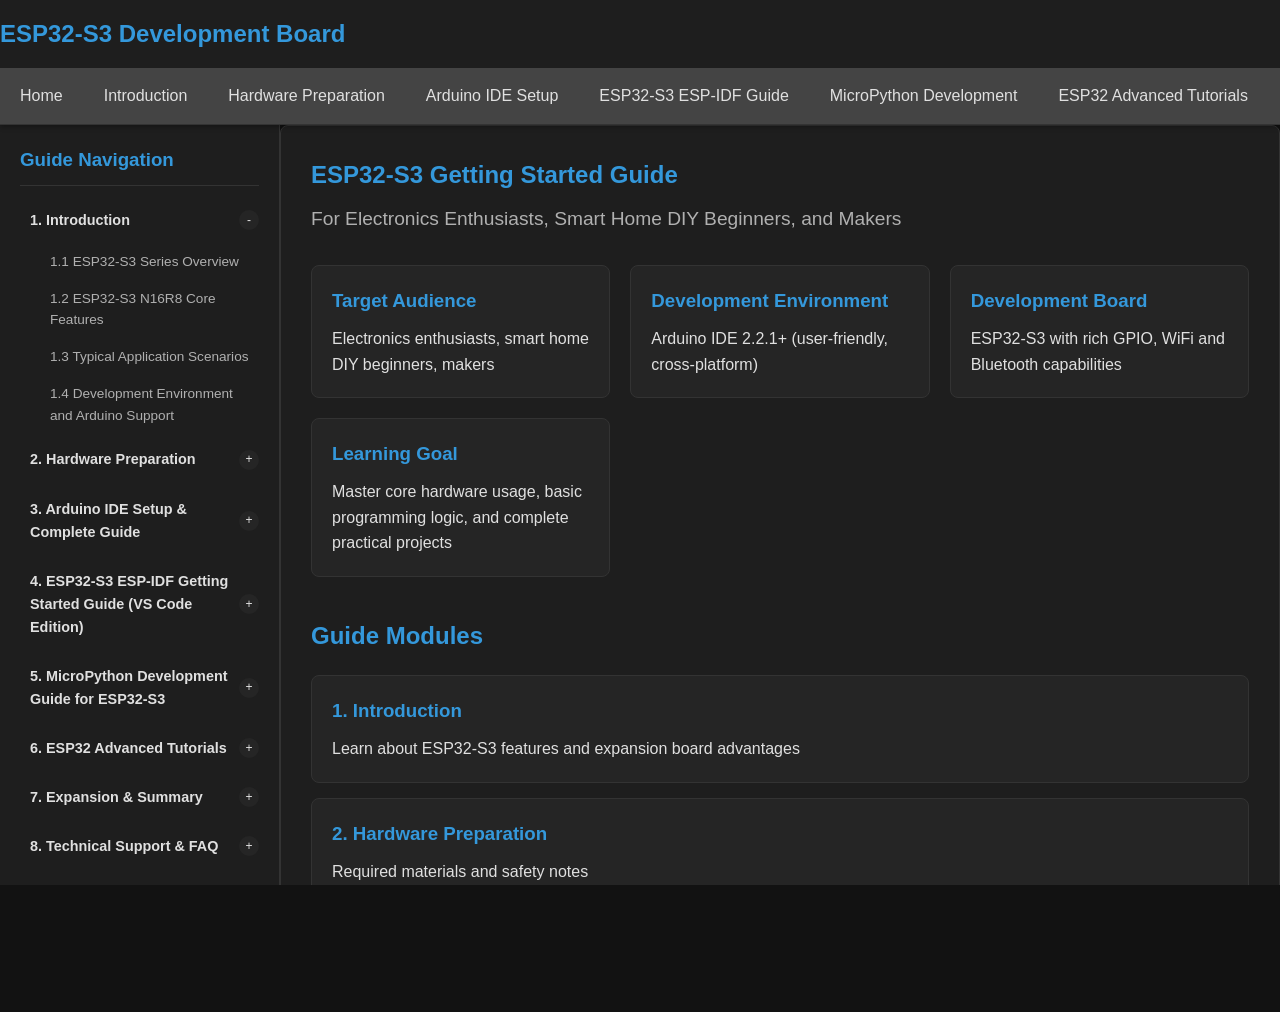
<file: index.html>
<!DOCTYPE html>
<html lang="en">
<head>
    <meta charset="UTF-8">
    <meta name="viewport" content="width=device-width, initial-scale=1.0">
    <title>ESP32-S3 Development Board - Getting Started Guide</title>
    <link rel="stylesheet" href="style.css">
</head>
<body>
    <header>
        <div class="container">
            <div class="header-top">
                <div class="logo">ESP32-S3 Development Board</div>
            </div>
            <nav class="main-nav">
                <ul>
                    <li><a href="index.html">Home</a></li>
                    <li><a href="module1.html">Introduction</a></li>
                    <li><a href="module2.html">Hardware Preparation</a></li>
                    <li><a href="module3.html">Arduino IDE Setup</a></li>
                    <li><a href="module4.html">ESP32-S3 ESP-IDF Guide</a></li>
                    <li><a href="module5.html">MicroPython Development</a></li>
                    <li><a href="module6.html">ESP32 Advanced Tutorials</a></li>
                    <li><a href="module7.html">Expansion & Summary</a></li>
                    <li><a href="module8.html">Technical Support & FAQ</a></li>
                </ul>
            </nav>
        </div>
    </header>

    <div class="container main-container">
        <aside class="sidebar">
            <h3>Guide Navigation</h3>
            <ul class="sidebar-nav">
                <li class="module-item">
                    <div class="module-header">
                        <a href="module1.html">1. Introduction</a>
                        <span class="toggle">+</span>
                    </div>
                    <ul class="submodule-list">
                        <li><a href="module1.html#module1-1">1.1 ESP32-S3 Series Overview</a></li>
                        <li><a href="module1.html#module1-2">1.2 ESP32-S3 N16R8 Core Features</a></li>
                        <li><a href="module1.html#module1-3">1.3 Typical Application Scenarios</a></li>
                        <li><a href="module1.html#module1-4">1.4 Development Environment and Arduino Support</a></li>
                    </ul>
                </li>
                <li class="module-item">
                    <div class="module-header">
                        <a href="module2.html">2. Hardware Preparation</a>
                        <span class="toggle">+</span>
                    </div>
                    <ul class="submodule-list">
                        <li><a href="module2.html#module2-1">2.1 Required Materials</a></li>
                        <li><a href="module2.html#module2-2">2.2 Detailed Notes and Operation Specifications</a></li>
                        <li><a href="module2.html#module2-3">2.3 Recommended Expansion Materials (Advanced Experiments)</a></li>
                        <li><a href="module2.html#module2-4">2.4 Common Errors and Troubleshooting</a></li>
                        <li><a href="module2.html#module2-5">2.5 Hardware Checklist (Before Each Experiment)</a></li>
                    </ul>
                </li>
                <li class="module-item">
                    <div class="module-header">
                        <a href="module3.html">3. Arduino IDE Setup & Complete Guide</a>
                        <span class="toggle">+</span>
                    </div>
                    <ul class="submodule-list">
                        <li><a href="module3.html#module3-1">3.1 Chapter 1: Arduino Development Environment Installation and Configuration</a></li>
                        <li><a href="module3.html#module3-2">3.2 Chapter 2: Hardware Basics and Pin Description</a></li>
                        <li><a href="module3.html#module3-3">3.3 Chapter 3: Arduino Programming Basics</a></li>
                        <li><a href="module3.html#module3-4">3.4 Chapter 4: LED Control (Digital Output)</a></li>
                        <li><a href="module3.html#module3-5">3.5 Chapter 5: Delay and Non-blocking Delay</a></li>
                        <li><a href="module3.html#module3-6">3.6 Chapter 6: Buttons (Digital Input)</a></li>
                        <li><a href="module3.html#module3-7">3.7 Chapter 7: External Interrupts</a></li>
                        <li><a href="module3.html#module3-8">3.8 Chapter 8: Serial Communication</a></li>
                        <li><a href="module3.html#module3-9">3.9 Chapter 9: Hardware Timers</a></li>
                        <li><a href="module3.html#module3-10">3.10 Chapter 10: PWM Pulse Width Modulation</a></li>
                        <li><a href="module3.html#module3-11">3.11 Chapter 11: ADC Analog-to-Digital Conversion</a></li>
                        <li><a href="module3.html#module3-12">3.12 Chapter 12: I2C Communication</a></li>
                        <li><a href="module3.html#module3-13">3.13 Chapter 13: SPI Communication</a></li>
                        <li><a href="module3.html#module3-14">3.14 Chapter 14: WiFi Network Communication</a></li>
                        <li><a href="module3.html#module3-15">3.15 Chapter 15: Bluetooth Communication</a></li>
                        <li><a href="module3.html#module3-16">3.16 Chapter 16: DVP Camera Module Usage</a></li>
                        <li><a href="module3.html#module3-17">3.17 Chapter 17: Comprehensive Project Practice</a></li>
                        <li><a href="module3.html#module3-18">3.18 Chapter 18: Common Problems and Troubleshooting</a></li>
                    </ul>
                </li>
                <li class="module-item">
                    <div class="module-header">
                        <a href="module4.html">4. ESP32-S3 ESP-IDF Getting Started Guide (VS Code Edition)</a>
                        <span class="toggle">+</span>
                    </div>
                    <ul class="submodule-list">
                        <li><a href="module4.html#module4-1">1. Preparation</a></li>
                        <li><a href="module4.html#module4-2">2. Install ESP-IDF Environment</a></li>
                        <li><a href="module4.html#module4-3">3. Configure VS Code Development Environment</a></li>
                        <li><a href="module4.html#module4-4">4. Create and Run First Project</a></li>
                        <li><a href="module4.html#module4-5">5. Advanced: Using Built-in JTAG Debugging</a></li>
                        <li><a href="module4.html#module4-6">6. Common Issues and Solutions</a></li>
                        <li><a href="module4.html#module4-7">7. Next Learning Suggestions</a></li>
                    </ul>
                </li>
                <li class="module-item">
                    <div class="module-header">
                        <a href="module5.html">5. MicroPython Development Guide for ESP32-S3</a>
                        <span class="toggle">+</span>
                    </div>
                    <ul class="submodule-list">
                        <li><a href="module5.html#module5-1">1. MicroPython Basics and Environment Setup</a></li>
                        <li><a href="module5.html#module5-2">2. MicroPython Basic Programming</a></li>
                        <li><a href="module5.html#module5-3">3. On-board RGB LED Control (NeoPixel / WS2812B)</a></li>
                        <li><a href="module5.html#module5-4">4. WiFi and Network Communication</a></li>
                        <li><a href="module5.html#module5-5">5. Peripheral Interfaces and Sensor Applications</a></li>
                        <li><a href="module5.html#module5-6">6. USB and OTG Features (HW-678 Special)</a></li>
                        <li><a href="module5.html#module5-7">7. Low Power and Advanced Features</a></li>
                        <li><a href="module5.html#module5-8">8. Comprehensive Project Practice</a></li>
                        <li><a href="module5.html#module5-9">Appendix</a></li>
                    </ul>
                </li>
                <li class="module-item">
                    <div class="module-header">
                        <a href="module6.html">6. ESP32 Advanced Tutorials</a>
                        <span class="toggle">+</span>
                    </div>
                    <ul class="submodule-list">
                        <li><a href="module6.html#module6-1">6.1 Project 1: Smart Environment Monitoring Station</a></li>
                        <li><a href="module6.html#module6-2">6.2 Project 2: WiFi Smart Switch</a></li>
                        <li><a href="module6.html#module6-3">6.3 Project 3: Bluetooth Low Energy Device</a></li>
                        <li><a href="module6.html#module6-4">6.4 Project 4: USB Device Simulation</a></li>
                        <li><a href="module6.html#module6-5">6.5 Project 5: Low Power Sensor Node</a></li>
                    </ul>
                </li>
                <li class="module-item">
                    <div class="module-header">
                        <a href="module7.html">7. Expansion & Summary</a>
                        <span class="toggle">+</span>
                    </div>
                    <ul class="submodule-list">
                        <li><a href="module7.html#module7-1">7.1 Further Experiment Suggestions</a></li>
                        <li><a href="module7.html#module7-2">7.2 Summary</a></li>
                    </ul>
                </li>
                <li class="module-item">
                    <div class="module-header">
                        <a href="module8.html">8. Technical Support & FAQ</a>
                        <span class="toggle">+</span>
                    </div>
                    <ul class="submodule-list">
                        <li><a href="module8.html#module8-1">8.1 Technical Support Resources</a></li>
                        <li><a href="module8.html#module8-2">8.2 Frequently Asked Questions</a></li>
                    </ul>
                </li>
            </ul>
        </aside>

        <main class="content">
            <section class="intro">
                <h1>ESP32-S3 Getting Started Guide</h1>
                <p class="subtitle">For Electronics Enthusiasts, Smart Home DIY Beginners, and Makers</p>
                
                <div class="card-grid">
                    <div class="card">
                        <h3>Target Audience</h3>
                        <p>Electronics enthusiasts, smart home DIY beginners, makers</p>
                    </div>
                    <div class="card">
                        <h3>Development Environment</h3>
                        <p>Arduino IDE 2.2.1+ (user-friendly, cross-platform)</p>
                    </div>
                    <div class="card">
                        <h3>Development Board</h3>
                        <p>ESP32-S3 with rich GPIO, WiFi and Bluetooth capabilities</p>
                    </div>
                    <div class="card">
                        <h3>Learning Goal</h3>
                        <p>Master core hardware usage, basic programming logic, and complete practical projects</p>
                    </div>
                </div>

                <div class="navigation-grid">
                    <h2>Guide Modules</h2>
                    <div class="module-card">
                        <h3><a href="module1.html">1. Introduction</a></h3>
                        <p>Learn about ESP32-S3 features and expansion board advantages</p>
                    </div>
                    <div class="module-card">
                        <h3><a href="module2.html">2. Hardware Preparation</a></h3>
                        <p>Required materials and safety notes</p>
                    </div>
                    <div class="module-card">
                        <h3><a href="module3.html">3. Arduino IDE Setup</a></h3>
                        <p>Installation and configuration guide</p>
                    </div>
                    <div class="module-card">
                        <h3><a href="module4.html">4. ESP32-S3 ESP-IDF Getting Started Guide (VS Code Edition)</a></h3>
                        <p>Introduction to ESP-IDF development with VS Code</p>
                    </div>
                    <div class="module-card">
                        <h3><a href="module5.html">5. MicroPython Development Guide for ESP32-S3</a></h3>
                        <p>MicroPython programming for ESP32-S3</p>
                    </div>
                    <div class="module-card">
                        <h3><a href="module6.html">6. ESP32 Advanced Tutorials</a></h3>
                        <p>Small Project Development</p>
                    </div>
                    <div class="module-card">
                        <h3><a href="module7.html">7. Expansion & Summary</a></h3>
                        <p>Further experiments and conclusion</p>
                    </div>
                    <div class="module-card">
                        <h3><a href="module8.html">8. Technical Support & FAQ</a></h3>
                        <p>Support resources and common questions</p>
                    </div>
                </div>
            </section>
        </main>
    </div>

    <footer>
        <div class="container">
            <div class="footer-content">
                <div class="footer-links">
                    <a href="#">About Us</a>
                    <a href="#">Contact Us</a>
                    <a href="#">Privacy Policy</a>
                    <a href="#">Terms of Service</a>
                    <a href="#">Resources</a>
                </div>
                <div class="copyright">
                    <p>&copy; 2026 ESP32-S3 Development Board Guide</p>
                </div>
            </div>
        </div>
    </footer>

    <script src="script.js"></script>
</body>
</html>
</file>
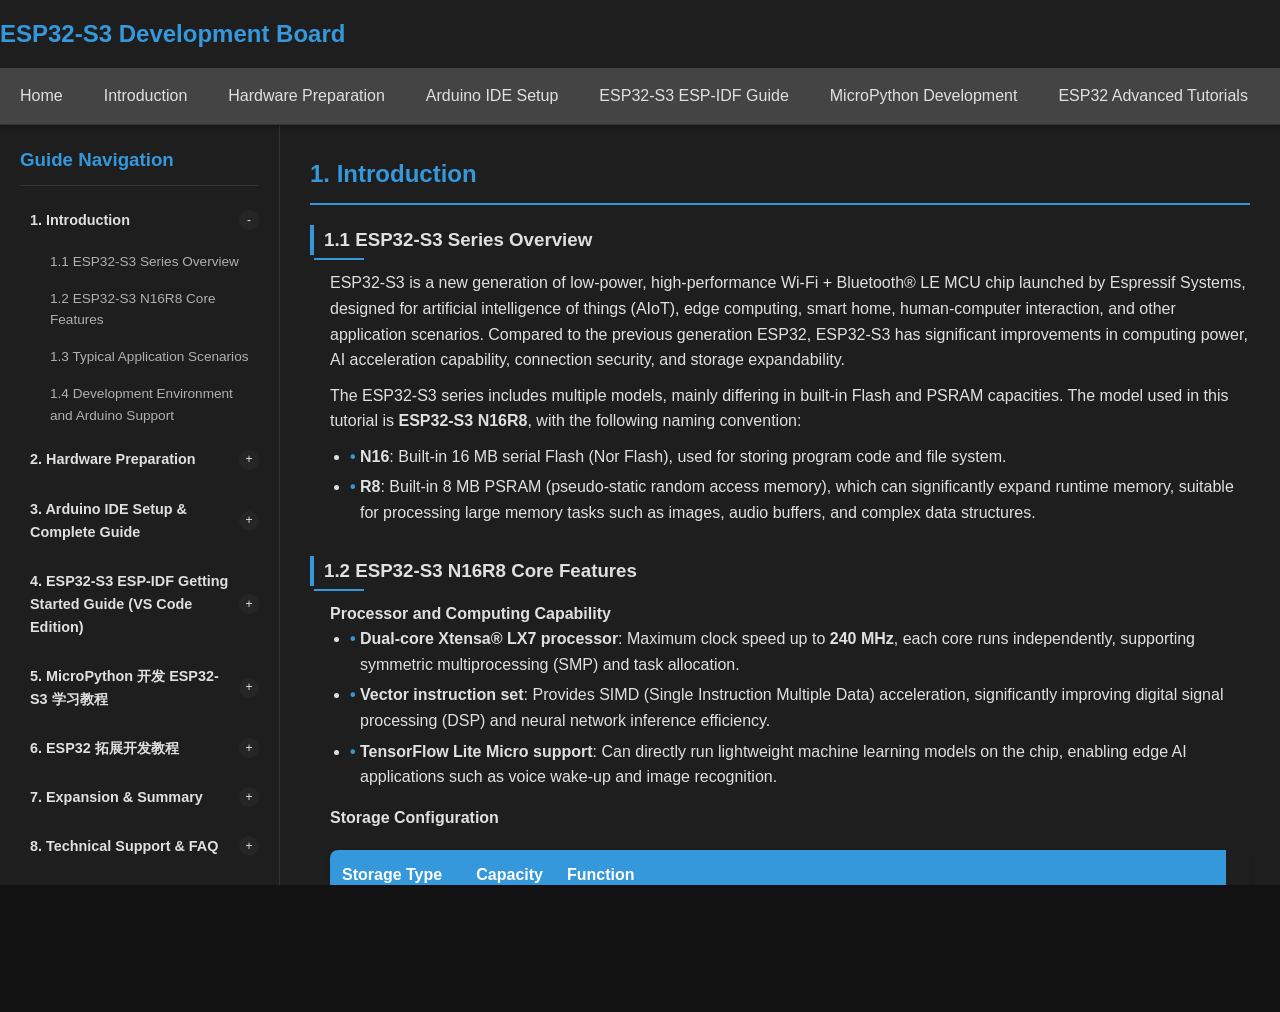
<file: module1.html>
<!DOCTYPE html>
<html lang="en">
<head>
    <meta charset="UTF-8">
    <meta name="viewport" content="width=device-width, initial-scale=1.0">
    <title>Module 1: Introduction - ESP32-S3 Development Board</title>
    <link rel="stylesheet" href="style.css">
</head>
<body>
    <header>
        <div class="container">
            <div class="header-top">
                <div class="logo">ESP32-S3 Development Board</div>
            </div>
            <nav class="main-nav">
                <ul>
                    <li><a href="index.html">Home</a></li>
                    <li><a href="module1.html">Introduction</a></li>
                    <li><a href="module2.html">Hardware Preparation</a></li>
                    <li><a href="module3.html">Arduino IDE Setup</a></li>
                    <li><a href="module4.html">ESP32-S3 ESP-IDF Guide</a></li>
                    <li><a href="module5.html">MicroPython Development</a></li>
                    <li><a href="module6.html">ESP32 Advanced Tutorials</a></li>
                    <li><a href="module7.html">Expansion & Summary</a></li>
                    <li><a href="module8.html">Technical Support & FAQ</a></li>
                </ul>
            </nav>
        </div>
    </header>

    <div class="container main-container">
        <aside class="sidebar">
            <h3>Guide Navigation</h3>
            <ul class="sidebar-nav">
                <li class="module-item">
                    <div class="module-header">
                        <a href="module1.html">1. Introduction</a>
                        <span class="toggle">-</span>
                    </div>
                    <ul class="submodule-list">
                        <li><a href="module1.html#module1-1">1.1 ESP32-S3 Series Overview</a></li>
                        <li><a href="module1.html#module1-2">1.2 ESP32-S3 N16R8 Core Features</a></li>
                        <li><a href="module1.html#module1-3">1.3 Typical Application Scenarios</a></li>
                        <li><a href="module1.html#module1-4">1.4 Development Environment and Arduino Support</a></li>
                    </ul>
                </li>
                <li class="module-item">
                    <div class="module-header">
                        <a href="module2.html">2. Hardware Preparation</a>
                        <span class="toggle">+</span>
                    </div>
                    <ul class="submodule-list">
                        <li><a href="module2.html#module2-1">2.1 Required Materials</a></li>
                        <li><a href="module2.html#module2-2">2.2 Notes</a></li>
                    </ul>
                </li>
                <li class="module-item">
                    <div class="module-header">
                        <a href="module3.html">3. Arduino IDE Setup & Complete Guide</a>
                        <span class="toggle">+</span>
                    </div>
                    <ul class="submodule-list">
                        <li><a href="module3.html#module3-1">3.1 Chapter 1: Arduino Development Environment Installation and Configuration</a></li>
                        <li><a href="module3.html#module3-2">3.2 Chapter 2: Hardware Basics and Pin Description</a></li>
                        <li><a href="module3.html#module3-3">3.3 Chapter 3: Arduino Programming Basics</a></li>
                        <li><a href="module3.html#module3-4">3.4 Chapter 4: LED Control (Digital Output)</a></li>
                        <li><a href="module3.html#module3-5">3.5 Chapter 5: Delay and Non-blocking Delay</a></li>
                        <li><a href="module3.html#module3-6">3.6 Chapter 6: Buttons (Digital Input)</a></li>
                        <li><a href="module3.html#module3-7">3.7 Chapter 7: External Interrupts</a></li>
                        <li><a href="module3.html#module3-8">3.8 Chapter 8: Serial Communication</a></li>
                        <li><a href="module3.html#module3-9">3.9 Chapter 9: Hardware Timers</a></li>
                        <li><a href="module3.html#module3-10">3.10 Chapter 10: PWM Pulse Width Modulation</a></li>
                        <li><a href="module3.html#module3-11">3.11 Chapter 11: ADC Analog-to-Digital Conversion</a></li>
                        <li><a href="module3.html#module3-12">3.12 Chapter 12: I2C Communication</a></li>
                        <li><a href="module3.html#module3-13">3.13 Chapter 13: SPI Communication</a></li>
                        <li><a href="module3.html#module3-14">3.14 Chapter 14: WiFi Network Communication</a></li>
                        <li><a href="module3.html#module3-15">3.15 Chapter 15: Bluetooth Communication</a></li>
                        <li><a href="module3.html#module3-16">3.16 Chapter 16: DVP Camera Module Usage</a></li>
                        <li><a href="module3.html#module3-17">3.17 Chapter 17: Comprehensive Project Practice</a></li>
                        <li><a href="module3.html#module3-18">3.18 Chapter 18: Common Problems and Troubleshooting</a></li>
                    </ul>
                </li>
                <li class="module-item">
                    <div class="module-header">
                        <a href="module4.html">4. ESP32-S3 ESP-IDF Getting Started Guide (VS Code Edition)</a>
                        <span class="toggle">+</span>
                    </div>
                    <ul class="submodule-list">
                        <li><a href="module4.html#module4-1">第一部分：环境搭建与工具配置</a></li>
                        <li><a href="module4.html#module4-2">第二部分：基础外设实验</a></li>
                        <li><a href="module4.html#module4-3">第三部分：高级外设与通信协议</a></li>
                        <li><a href="module4.html#module4-4">第四部分：网络与无线连接</a></li>
                        <li><a href="module4.html#module4-5">第五部分：常见问题与调试</a></li>
                    </ul>
                </li>
                <li class="module-item">
                    <div class="module-header">
                        <a href="module5.html">5. MicroPython 开发 ESP32-S3 学习教程</a>
                        <span class="toggle">+</span>
                    </div>
                    <ul class="submodule-list">
                        <li><a href="module5.html#module5-1">第一部分：MicroPython 基础与环境搭建</a></li>
                        <li><a href="module5.html#module5-2">第二部分：MicroPython 基础编程</a></li>
                        <li><a href="module5.html#module5-3">第三部分：板载 RGB 灯控制（NeoPixel / WS2812B）</a></li>
                        <li><a href="module5.html#module5-4">第四部分：WiFi 与网络通信</a></li>
                        <li><a href="module5.html#module5-5">第五部分：外设接口与传感器应用</a></li>
                        <li><a href="module5.html#module5-6">第六部分：USB 与 OTG 功能（HW-678 特色）</a></li>
                        <li><a href="module5.html#module5-7">第七部分：低功耗与高级特性</a></li>
                        <li><a href="module5.html#module5-8">第八部分：综合项目实战</a></li>
                        <li><a href="module5.html#module5-9">附录</a></li>
                    </ul>
                </li>
                <li class="module-item">
                    <div class="module-header">
                        <a href="module6.html">6. ESP32 拓展开发教程</a>
                        <span class="toggle">+</span>
                    </div>
                    <ul class="submodule-list">
                        <li><a href="module6.html#module6-1">6.1 项目一：智能环境监测站</a></li>
                        <li><a href="module6.html#module6-2">6.2 项目二：WiFi 智能开关</a></li>
                        <li><a href="module6.html#module6-3">6.3 项目三：蓝牙低功耗设备</a></li>
                        <li><a href="module6.html#module6-4">6.4 项目四：USB 设备模拟</a></li>
                        <li><a href="module6.html#module6-5">6.5 项目五：低功耗传感器节点</a></li>
                    </ul>
                </li>
                <li class="module-item">
                    <div class="module-header">
                        <a href="module7.html">7. Expansion & Summary</a>
                        <span class="toggle">+</span>
                    </div>
                    <ul class="submodule-list">
                        <li><a href="module7.html#module7-1">7.1 Further Experiment Suggestions</a></li>
                        <li><a href="module7.html#module7-2">7.2 Summary</a></li>
                    </ul>
                </li>
                <li class="module-item">
                    <div class="module-header">
                        <a href="module8.html">8. Technical Support & FAQ</a>
                        <span class="toggle">+</span>
                    </div>
                    <ul class="submodule-list">
                        <li><a href="module8.html#module8-1">8.1 Technical Support Resources</a></li>
                        <li><a href="module8.html#module8-2">8.2 Frequently Asked Questions</a></li>
                    </ul>
                </li>
            </ul>
        </aside>

        <main class="content">
            <section id="module1" class="module">
                <h2>1. Introduction</h2>
                
                <div id="module1-1" class="submodule">
                    <h3>1.1 ESP32-S3 Series Overview</h3>
                    <div class="submodule-content">
                        <p>ESP32-S3 is a new generation of low-power, high-performance Wi-Fi + Bluetooth® LE MCU chip launched by Espressif Systems, designed for artificial intelligence of things (AIoT), edge computing, smart home, human-computer interaction, and other application scenarios. Compared to the previous generation ESP32, ESP32-S3 has significant improvements in computing power, AI acceleration capability, connection security, and storage expandability.</p>
                        <p>The ESP32-S3 series includes multiple models, mainly differing in built-in Flash and PSRAM capacities. The model used in this tutorial is <strong>ESP32-S3 N16R8</strong>, with the following naming convention:</p>
                        <ul>
                            <li><strong>N16</strong>: Built-in 16 MB serial Flash (Nor Flash), used for storing program code and file system.</li>
                            <li><strong>R8</strong>: Built-in 8 MB PSRAM (pseudo-static random access memory), which can significantly expand runtime memory, suitable for processing large memory tasks such as images, audio buffers, and complex data structures.</li>
                        </ul>
                    </div>
                </div>

                <div id="module1-2" class="submodule">
                    <h3>1.2 ESP32-S3 N16R8 Core Features</h3>
                    <div class="submodule-content">
                        <h4>Processor and Computing Capability</h4>
                        <ul>
                            <li><strong>Dual-core Xtensa® LX7 processor</strong>: Maximum clock speed up to <strong>240 MHz</strong>, each core runs independently, supporting symmetric multiprocessing (SMP) and task allocation.</li>
                            <li><strong>Vector instruction set</strong>: Provides SIMD (Single Instruction Multiple Data) acceleration, significantly improving digital signal processing (DSP) and neural network inference efficiency.</li>
                            <li><strong>TensorFlow Lite Micro support</strong>: Can directly run lightweight machine learning models on the chip, enabling edge AI applications such as voice wake-up and image recognition.</li>
                        </ul>

                        <h4>Storage Configuration</h4>
                        <table>
                            <thead>
                                <tr>
                                    <th>Storage Type</th>
                                    <th>Capacity</th>
                                    <th>Function</th>
                                </tr>
                            </thead>
                            <tbody>
                                <tr>
                                    <td>Built-in Flash</td>
                                    <td>16 MB</td>
                                    <td>Program storage, file system, web resources</td>
                                </tr>
                                <tr>
                                    <td>Built-in PSRAM</td>
                                    <td>8 MB</td>
                                    <td>Runtime dynamic memory, supports camera frame buffer, large arrays, graphics cache, etc.</td>
                                </tr>
                            </tbody>
                        </table>
                        <p><strong>Note</strong>: The large-capacity PSRAM of N16R8 makes ESP32-S3 more comfortable when processing OV2640/OV5640 camera data and driving high-resolution displays (such as ILI9341, ST7789), without system crashes due to insufficient memory.</p>

                        <h4>Wireless Communication</h4>
                        <ul>
                            <li><strong>2.4 GHz Wi-Fi 802.11 b/g/n</strong>:
                                <ul>
                                    <li>Supports Station (client), SoftAP (hotspot), and Station + SoftAP mixed modes.</li>
                                    <li>Supports WPA3-Personal encryption for improved security.</li>
                                </ul>
                            </li>
                            <li><strong>Bluetooth 5.0</strong>:
                                <ul>
                                    <li>Supports both classic Bluetooth (BR/EDR) and Bluetooth Low Energy (BLE).</li>
                                    <li>Supports BLE Mesh networking, suitable for large-scale device networks.</li>
                                </ul>
                            </li>
                        </ul>

                        <h4>Rich Peripheral Interfaces</h4>
                        <p>ESP32-S3 N16R8 provides up to <strong>45 programmable GPIOs</strong>, with common interfaces as follows:</p>
                        <table>
                            <thead>
                                <tr>
                                    <th>Interface Type</th>
                                    <th>Quantity</th>
                                    <th>Main Functions</th>
                                </tr>
                            </thead>
                            <tbody>
                                <tr>
                                    <td>ADC (12-bit)</td>
                                    <td>2 (20 channels total)</td>
                                    <td>Analog sensor acquisition (light sensors, potentiometers, microphones, etc.)</td>
                                </tr>
                                <tr>
                                    <td>DAC (8-bit)</td>
                                    <td>2</td>
                                    <td>Analog voltage output (audio, analog signal generation)</td>
                                </tr>
                                <tr>
                                    <td>Touch sensors</td>
                                    <td>14 channels</td>
                                    <td>Capacitive touch buttons, can penetrate insulating panels</td>
                                </tr>
                                <tr>
                                    <td>UART</td>
                                    <td>4</td>
                                    <td>Serial communication (GPS, Bluetooth modules, debugging)</td>
                                </tr>
                                <tr>
                                    <td>SPI</td>
                                    <td>3</td>
                                    <td>High-speed peripherals (displays, SD cards, sensors)</td>
                                </tr>
                                <tr>
                                    <td>I2C</td>
                                    <td>2</td>
                                    <td>Low-speed sensors (temperature/humidity, IMU, OLED)</td>
                                </tr>
                                <tr>
                                    <td>I2S</td>
                                    <td>2</td>
                                    <td>Digital audio input/output (microphones, speakers)</td>
                                </tr>
                                <tr>
                                    <td>SDIO Host</td>
                                    <td>1</td>
                                    <td>Connect SD cards or SDIO devices</td>
                                </tr>
                                <tr>
                                    <td>USB OTG</td>
                                    <td>1</td>
                                    <td>Configurable as USB host or device (supports keyboards, U disks, MIDI, etc.)</td>
                                </tr>
                                <tr>
                                    <td>PWM</td>
                                    <td>Any GPIO</td>
                                    <td>Up to 16 independent PWM channels through LEDC controller</td>
                                </tr>
                                <tr>
                                    <td>External interrupts</td>
                                    <td>All GPIOs</td>
                                    <td>Supports edge/level triggering, quick response to external events</td>
                                </tr>
                            </tbody>
                        </table>

                        <h4>Artificial Intelligence Acceleration Features</h4>
                        <p>ESP32-S3 is Espressif's first general-purpose MCU with a built-in <strong>vector instruction set</strong>. Combined with TensorFlow Lite Micro, it can complete the following tasks locally:</p>
                        <ul>
                            <li>Keyword wake-up (e.g., local recognition of "Hey Google")</li>
                            <li>Gesture recognition (using accelerometer/gyroscope data)</li>
                            <li>Image classification (with camera, such as face detection)</li>
                            <li>Abnormal sound detection (industrial equipment fault warning)</li>
                        </ul>
                        <p>No need to upload raw data to the cloud, reducing latency and protecting privacy.</p>

                        <h4>Security Features</h4>
                        <p>ESP32-S3 provides industry-leading IoT security features:</p>
                        <ul>
                            <li><strong>Hardware encryption accelerator</strong>: AES-128/256, SHA-2 (256/384/512), RSA large number operations.</li>
                            <li><strong>Secure boot</strong>: Ensures only signed firmware runs.</li>
                            <li><strong>Flash encryption</strong>: Prevents external reading of firmware content.</li>
                            <li><strong>Digital signature</strong>: Peripheral private keys cannot be read out, can be used for device identity authentication.</li>
                            <li><strong>HMAC module</strong>: Used to generate message authentication codes.</li>
                        </ul>
                    </div>
                </div>

                <div id="module1-3" class="submodule">
                    <h3>1.3 Typical Application Scenarios</h3>
                    <div class="submodule-content">
                        <p>Based on the above features, ESP32-S3 N16R8 is particularly suitable for the following projects:</p>
                        <table>
                            <thead>
                                <tr>
                                    <th>Application Field</th>
                                    <th>Example Projects</th>
                                </tr>
                            </thead>
                            <tbody>
                                <tr>
                                    <td>Smart Home</td>
                                    <td>Multi-sensor environment monitoring station, smart speakers, Wi-Fi/BLE lighting control</td>
                                </tr>
                                <tr>
                                    <td>Human-Computer Interaction</td>
                                    <td>Voice assistants, gesture-controlled cars, touch panels</td>
                                </tr>
                                <tr>
                                    <td>Edge AI</td>
                                    <td>Facial recognition access control, mask detection, abnormal sound monitoring</td>
                                </tr>
                                <tr>
                                    <td>IoT Gateway</td>
                                    <td>BLE Mesh gateway, Modbus to MQTT gateway</td>
                                </tr>
                                <tr>
                                    <td>Multimedia Processing</td>
                                    <td>Network cameras, MP3 audio players, electronic photo albums</td>
                                </tr>
                                <tr>
                                    <td>Industrial Control</td>
                                    <td>Data acquisition terminals, remote relay control, motor speed regulation</td>
                                </tr>
                            </tbody>
                        </table>
                    </div>
                </div>

                <div id="module1-4" class="submodule">
                    <h3>1.4 Development Environment and Arduino Support</h3>
                    <div class="submodule-content">
                        <p>ESP32-S3 is fully compatible with the <strong>Arduino ecosystem</strong>. By installing Espressif's official esp32 board support package (version 3.0.x or higher), you can use Arduino IDE for development. This tutorial will be based on Arduino IDE, starting from scratch to configure the ESP32-S3 N16R8 development environment, and will cover:</p>
                        <ul>
                            <li>GPIO digital/analog input/output</li>
                            <li>Interrupts, timers, PWM, ADC</li>
                            <li>Serial communication (UART, I2C, SPI)</li>
                            <li>Wi-Fi network and web server</li>
                            <li>Bluetooth (BLE) communication</li>
                            <li>Camera and display module driving</li>
                            <li>Comprehensive practical projects</li>
                        </ul>
                        <p>Through the study of this tutorial, you will be able to skillfully use ESP32-S3 N16R8 to complete development from simple control to complex AIoT systems.</p>
                    </div>
                </div>
            </section>
        </main>
    </div>

    <footer>
        <div class="container">
            <div class="footer-content">
                <div class="footer-links">
                    <a href="#">About Us</a>
                    <a href="#">Contact Us</a>
                    <a href="#">Privacy Policy</a>
                    <a href="#">Terms of Service</a>
                    <a href="#">Resources</a>
                </div>
                <div class="copyright">
                    <p>&copy; 2026 ESP32-S3 Development Board Guide</p>
                </div>
            </div>
        </div>
    </footer>

    <script src="script.js"></script>
</body>
</html>
</file>
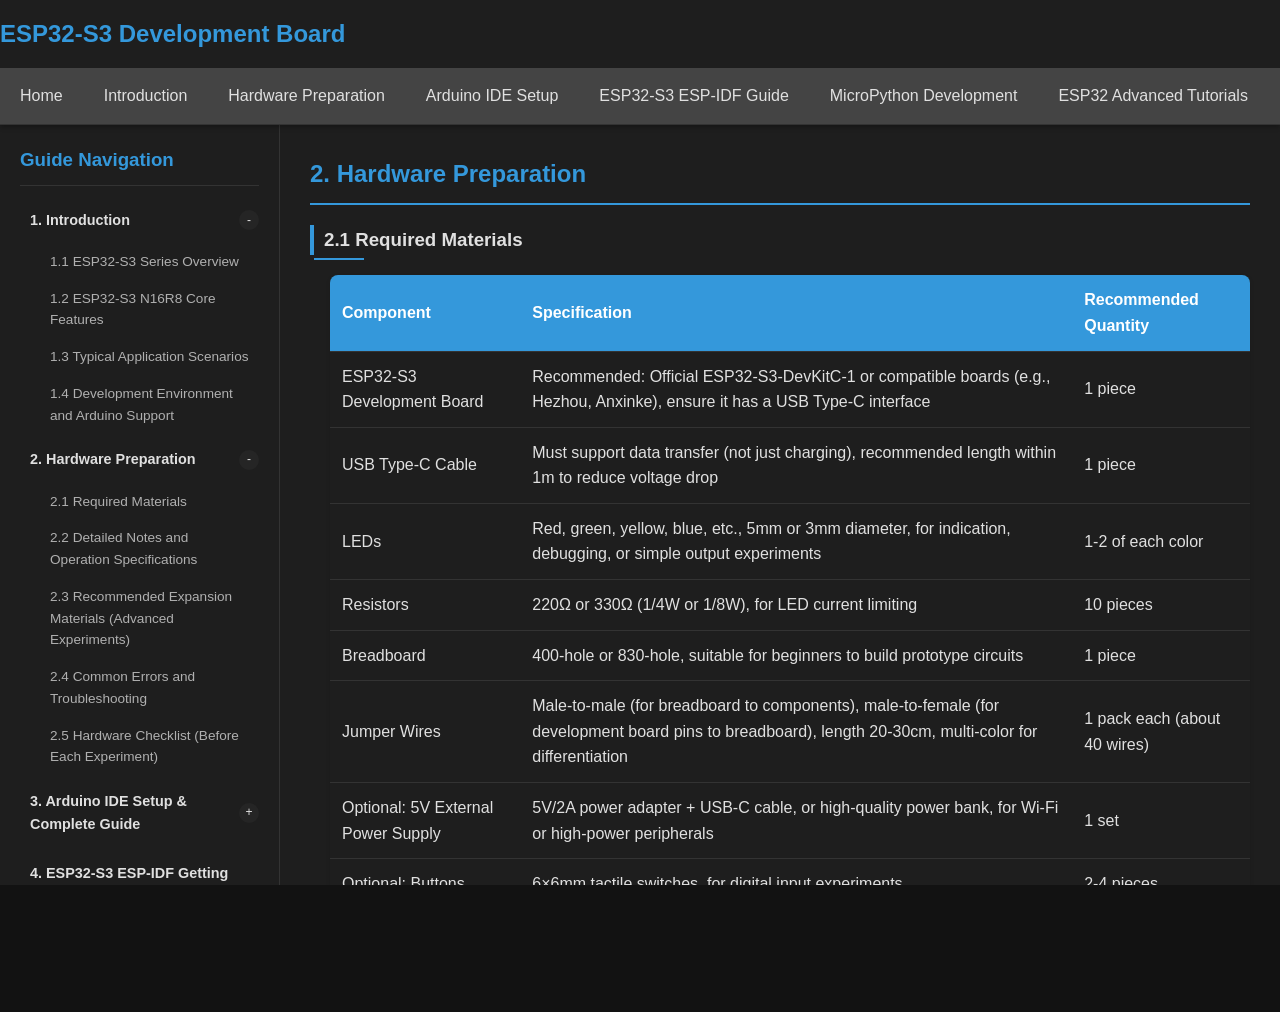
<file: module2.html>
<!DOCTYPE html>
<html lang="en">
<head>
    <meta charset="UTF-8">
    <meta name="viewport" content="width=device-width, initial-scale=1.0">
    <title>Module 2: Hardware Preparation - ESP32-S3 Development Board</title>
    <link rel="stylesheet" href="style.css">
</head>
<body>
    <header>
        <div class="container">
            <div class="header-top">
                <div class="logo">ESP32-S3 Development Board</div>
            </div>
            <nav class="main-nav">
                <ul>
                    <li><a href="index.html">Home</a></li>
                    <li><a href="module1.html">Introduction</a></li>
                    <li><a href="module2.html">Hardware Preparation</a></li>
                    <li><a href="module3.html">Arduino IDE Setup</a></li>
                    <li><a href="module4.html">ESP32-S3 ESP-IDF Guide</a></li>
                    <li><a href="module5.html">MicroPython Development</a></li>
                    <li><a href="module6.html">ESP32 Advanced Tutorials</a></li>
                    <li><a href="module7.html">Expansion & Summary</a></li>
                    <li><a href="module8.html">Technical Support & FAQ</a></li>
                </ul>
            </nav>
        </div>
    </header>

    <div class="container main-container">
        <aside class="sidebar">
            <h3>Guide Navigation</h3>
            <ul class="sidebar-nav">
                <li class="module-item">
                    <div class="module-header">
                        <a href="module1.html">1. Introduction</a>
                        <span class="toggle">+</span>
                    </div>
                    <ul class="submodule-list">
                        <li><a href="module1.html#module1-1">1.1 ESP32-S3 Series Overview</a></li>
                        <li><a href="module1.html#module1-2">1.2 ESP32-S3 N16R8 Core Features</a></li>
                        <li><a href="module1.html#module1-3">1.3 Typical Application Scenarios</a></li>
                        <li><a href="module1.html#module1-4">1.4 Development Environment and Arduino Support</a></li>
                    </ul>
                </li>
                <li class="module-item">
                    <div class="module-header">
                        <a href="module2.html">2. Hardware Preparation</a>
                        <span class="toggle">-</span>
                    </div>
                    <ul class="submodule-list">
                        <li><a href="module2.html#module2-1">2.1 Required Materials</a></li>
                        <li><a href="module2.html#module2-2">2.2 Detailed Notes and Operation Specifications</a></li>
                        <li><a href="module2.html#module2-3">2.3 Recommended Expansion Materials (Advanced Experiments)</a></li>
                        <li><a href="module2.html#module2-4">2.4 Common Errors and Troubleshooting</a></li>
                        <li><a href="module2.html#module2-5">2.5 Hardware Checklist (Before Each Experiment)</a></li>
                    </ul>
                </li>
                <li class="module-item">
                    <div class="module-header">
                        <a href="module3.html">3. Arduino IDE Setup & Complete Guide</a>
                        <span class="toggle">+</span>
                    </div>
                    <ul class="submodule-list">
                        <li><a href="module3.html#module3-1">3.1 Chapter 1: Arduino Development Environment Installation and Configuration</a></li>
                        <li><a href="module3.html#module3-2">3.2 Chapter 2: Hardware Basics and Pin Description</a></li>
                        <li><a href="module3.html#module3-3">3.3 Chapter 3: Arduino Programming Basics</a></li>
                        <li><a href="module3.html#module3-4">3.4 Chapter 4: LED Control (Digital Output)</a></li>
                        <li><a href="module3.html#module3-5">3.5 Chapter 5: Delay and Non-blocking Delay</a></li>
                        <li><a href="module3.html#module3-6">3.6 Chapter 6: Buttons (Digital Input)</a></li>
                        <li><a href="module3.html#module3-7">3.7 Chapter 7: External Interrupts</a></li>
                        <li><a href="module3.html#module3-8">3.8 Chapter 8: Serial Communication</a></li>
                        <li><a href="module3.html#module3-9">3.9 Chapter 9: Hardware Timers</a></li>
                        <li><a href="module3.html#module3-10">3.10 Chapter 10: PWM Pulse Width Modulation</a></li>
                        <li><a href="module3.html#module3-11">3.11 Chapter 11: ADC Analog-to-Digital Conversion</a></li>
                        <li><a href="module3.html#module3-12">3.12 Chapter 12: I2C Communication</a></li>
                        <li><a href="module3.html#module3-13">3.13 Chapter 13: SPI Communication</a></li>
                        <li><a href="module3.html#module3-14">3.14 Chapter 14: WiFi Network Communication</a></li>
                        <li><a href="module3.html#module3-15">3.15 Chapter 15: Bluetooth Communication</a></li>
                        <li><a href="module3.html#module3-16">3.16 Chapter 16: DVP Camera Module Usage</a></li>
                        <li><a href="module3.html#module3-17">3.17 Chapter 17: Comprehensive Project Practice</a></li>
                        <li><a href="module3.html#module3-18">3.18 Chapter 18: Common Problems and Troubleshooting</a></li>
                    </ul>
                </li>
                <li class="module-item">
                    <div class="module-header">
                        <a href="module4.html">4. ESP32-S3 ESP-IDF Getting Started Guide (VS Code Edition)</a>
                        <span class="toggle">+</span>
                    </div>
                    <ul class="submodule-list">
                        <li><a href="module4.html#module4-1">1. Preparation</a></li>
                        <li><a href="module4.html#module4-2">2. Install ESP-IDF Environment</a></li>
                        <li><a href="module4.html#module4-3">3. Configure VS Code Development Environment</a></li>
                        <li><a href="module4.html#module4-4">4. Create and Run First Project</a></li>
                        <li><a href="module4.html#module4-5">5. Advanced: Using Built-in JTAG Debugging</a></li>
                        <li><a href="module4.html#module4-6">6. Common Issues and Solutions</a></li>
                        <li><a href="module4.html#module4-7">7. Next Learning Suggestions</a></li>
                    </ul>
                </li>
                <li class="module-item">
                    <div class="module-header">
                        <a href="module5.html">5. MicroPython Development Guide for ESP32-S3</a>
                        <span class="toggle">+</span>
                    </div>
                    <ul class="submodule-list">
                        <li><a href="module5.html#module5-1">1. MicroPython Basics and Environment Setup</a></li>
                        <li><a href="module5.html#module5-2">2. MicroPython Basic Programming</a></li>
                        <li><a href="module5.html#module5-3">3. On-board RGB LED Control (NeoPixel / WS2812B)</a></li>
                        <li><a href="module5.html#module5-4">4. WiFi and Network Communication</a></li>
                        <li><a href="module5.html#module5-5">5. Peripheral Interfaces and Sensor Applications</a></li>
                        <li><a href="module5.html#module5-6">6. USB and OTG Features (HW-678 Special)</a></li>
                        <li><a href="module5.html#module5-7">7. Low Power and Advanced Features</a></li>
                        <li><a href="module5.html#module5-8">8. Comprehensive Project Practice</a></li>
                        <li><a href="module5.html#module5-9">Appendix</a></li>
                    </ul>
                </li>
                <li class="module-item">
                    <div class="module-header">
                        <a href="module6.html">6. ESP32 Advanced Tutorials</a>
                        <span class="toggle">+</span>
                    </div>
                    <ul class="submodule-list">
                        <li><a href="module6.html#module6-1">6.1 Project 1: Smart Environment Monitoring Station</a></li>
                        <li><a href="module6.html#module6-2">6.2 Project 2: WiFi Smart Switch</a></li>
                        <li><a href="module6.html#module6-3">6.3 Project 3: Bluetooth Low Energy Device</a></li>
                        <li><a href="module6.html#module6-4">6.4 Project 4: USB Device Simulation</a></li>
                        <li><a href="module6.html#module6-5">6.5 Project 5: Low Power Sensor Node</a></li>
                    </ul>
                </li>
                <li class="module-item">
                    <div class="module-header">
                        <a href="module7.html">7. Expansion & Summary</a>
                        <span class="toggle">+</span>
                    </div>
                    <ul class="submodule-list">
                        <li><a href="module7.html#module7-1">7.1 Further Experiment Suggestions</a></li>
                        <li><a href="module7.html#module7-2">7.2 Summary</a></li>
                    </ul>
                </li>
                <li class="module-item">
                    <div class="module-header">
                        <a href="module8.html">8. Technical Support & FAQ</a>
                        <span class="toggle">+</span>
                    </div>
                    <ul class="submodule-list">
                        <li><a href="module8.html#module8-1">8.1 Technical Support Resources</a></li>
                        <li><a href="module8.html#module8-2">8.2 Frequently Asked Questions</a></li>
                    </ul>
                </li>
            </ul>
        </aside>

        <main class="content">
            <section id="module2" class="module">
                <h2>2. Hardware Preparation</h2>
                
                <div id="module2-1" class="submodule">
                    <h3>2.1 Required Materials</h3>
                    <div class="submodule-content">
                        <table>
                            <thead>
                                <tr>
                                    <th>Component</th>
                                    <th>Specification</th>
                                    <th>Recommended Quantity</th>
                                </tr>
                            </thead>
                            <tbody>
                                <tr>
                                    <td>ESP32-S3 Development Board</td>
                                    <td>Recommended: Official ESP32-S3-DevKitC-1 or compatible boards (e.g., Hezhou, Anxinke), ensure it has a USB Type-C interface</td>
                                    <td>1 piece</td>
                                </tr>
                                <tr>
                                    <td>USB Type-C Cable</td>
                                    <td>Must support data transfer (not just charging), recommended length within 1m to reduce voltage drop</td>
                                    <td>1 piece</td>
                                </tr>
                                <tr>
                                    <td>LEDs</td>
                                    <td>Red, green, yellow, blue, etc., 5mm or 3mm diameter, for indication, debugging, or simple output experiments</td>
                                    <td>1-2 of each color</td>
                                </tr>
                                <tr>
                                    <td>Resistors</td>
                                    <td>220Ω or 330Ω (1/4W or 1/8W), for LED current limiting</td>
                                    <td>10 pieces</td>
                                </tr>
                                <tr>
                                    <td>Breadboard</td>
                                    <td>400-hole or 830-hole, suitable for beginners to build prototype circuits</td>
                                    <td>1 piece</td>
                                </tr>
                                <tr>
                                    <td>Jumper Wires</td>
                                    <td>Male-to-male (for breadboard to components), male-to-female (for development board pins to breadboard), length 20-30cm, multi-color for differentiation</td>
                                    <td>1 pack each (about 40 wires)</td>
                                </tr>
                                <tr>
                                    <td>Optional: 5V External Power Supply</td>
                                    <td>5V/2A power adapter + USB-C cable, or high-quality power bank, for Wi-Fi or high-power peripherals</td>
                                    <td>1 set</td>
                                </tr>
                                <tr>
                                    <td>Optional: Buttons</td>
                                    <td>6×6mm tactile switches, for digital input experiments</td>
                                    <td>2-4 pieces</td>
                                </tr>
                                <tr>
                                    <td>Optional: Potentiometer</td>
                                    <td>10kΩ or 100kΩ rotary potentiometer, for analog input experiments</td>
                                    <td>1 piece</td>
                                </tr>
                                <tr>
                                    <td>Optional: Buzzer</td>
                                    <td>Passive buzzer (can play tones) or active buzzer (single tone only), for sound feedback</td>
                                    <td>1 piece</td>
                                </tr>
                            </tbody>
                        </table>
                    </div>
                </div>

                <div id="module2-2" class="submodule">
                    <h3>2.2 Detailed Notes and Operation Specifications</h3>
                    <div class="submodule-content">
                        <h4>2.2.1 Power Supply and Voltage</h4>
                        <p><strong>Power Supply Methods:</strong></p>
                        <ul>
                            <li>Default: Use USB Type-C to connect to computer or USB charger (5V) to power the development board.</li>
                            <li>If using Wi-Fi, Bluetooth, or driving multiple peripherals simultaneously, it is recommended to use a 5V/2A external power supply (via USB-C port) to avoid repeated restarts or program anomalies due to insufficient USB power.</li>
                        </ul>
                        <p><strong>Voltage Levels:</strong></p>
                        <ul>
                            <li>All GPIO pins of ESP32-S3 are 3.3V logic level.</li>
                            <li>Never directly connect 5V power or 5V signals to any GPIO pin, as this will burn the chip.</li>
                            <li>If you need to connect 5V peripherals (such as certain sensors, buzzer modules), you must use a level conversion module (3.3V ↔ 5V) or ensure the peripheral is compatible with 3.3V input.</li>
                        </ul>

                        <h4>2.2.2 Wiring Order</h4>
                        <p><strong>Connect GND first, then power:</strong></p>
                        <ul>
                            <li>When connecting any circuit, please connect the GND (ground) wire first, and finally connect the power wire (such as 3.3V or 5V).</li>
                            <li>When disconnecting, first disconnect the power wire, then disconnect GND.</li>
                            <li>This can prevent damage to the development board due to unstable power or accidental short circuits.</li>
                        </ul>
                        <p><strong>Common Ground Requirement:</strong></p>
                        <ul>
                            <li>When the development board works with external power supplies and sensor modules, all devices' GND must be connected together, otherwise signals cannot be transmitted normally.</li>
                        </ul>

                        <h4>2.2.3 ESD Protection and Operating Environment</h4>
                        <p><strong>Electrostatic Discharge (ESD) Protection:</strong></p>
                        <ul>
                            <li>Before touching the development board or any electronic components, touch a metal object (such as a computer case, radiator) to discharge static electricity from your body.</li>
                            <li>It is recommended to operate on an anti-static mat or wear an anti-static wristband.</li>
                            <li>Avoid placing bare boards directly on dry carpets or plastic tables.</li>
                        </ul>
                        <p><strong>Avoid Moisture and Liquids:</strong></p>
                        <ul>
                            <li>Do not use or store the development board in humid environments (such as bathrooms, kitchens).</li>
                            <li>If the board accidentally gets wet, immediately power it off and thoroughly dry it before testing.</li>
                        </ul>

                        <h4>2.2.4 Wire and Connection Quality</h4>
                        <p><strong>USB Cable:</strong></p>
                        <ul>
                            <li>Many cheap USB cables only contain power wires (two wires) and lack data wires (D+, D-), so they cannot be used for program burning and serial communication. Please use a Type-C cable with data transfer capability.</li>
                        </ul>
                        <p><strong>Jumper Wires:</strong></p>
                        <ul>
                            <li>It is recommended to use 22AWG or thicker tinned copper wires, avoid using soft or low-quality wires, otherwise the contact resistance will be large and easy to loosen.</li>
                            <li>Ensure that the jumper wire ends are completely inserted into the breadboard or development board pins when plugging.</li>
                        </ul>

                        <h4>2.2.5 LED Current Limiting Resistor</h4>
                        <ul>
                            <li>Each LED must be connected in series with a 220Ω or 330Ω resistor. Never directly connect an LED to a 3.3V or 5V power supply, otherwise the instantaneous current will be too large and burn the LED (or even damage the GPIO port).</li>
                            <li>Calculation reference: The typical voltage drop of an LED is about 2V, when powered by 3.3V, current = (3.3-2)/220 ≈ 5.9mA, which is bright enough and safe.</li>
                        </ul>
                    </div>
                </div>

                <div id="module2-3" class="submodule">
                    <h3>2.3 Recommended Expansion Materials (Advanced Experiments)</h3>
                    <div class="submodule-content">
                        <p>After completing basic GPIO, PWM, ADC, serial port experiments, the following components can expand more functions:</p>
                        <table>
                            <thead>
                                <tr>
                                    <th>Component</th>
                                    <th>Purpose</th>
                                    <th>Recommended Model/Interface</th>
                                </tr>
                            </thead>
                            <tbody>
                                <tr>
                                    <td>I2C OLED Display</td>
                                    <td>Display sensor data, menus, status information</td>
                                    <td>0.96 inch, SSD1306, I2C interface</td>
                                </tr>
                                <tr>
                                    <td>Temperature and Humidity Sensor</td>
                                    <td>Environmental monitoring</td>
                                    <td>DHT11/DHT22 (single bus) or AHT10/BME280 (I2C)</td>
                                </tr>
                                <tr>
                                    <td>Servo Motor</td>
                                    <td>Small mechanical control (such as pointing, door opening)</td>
                                    <td>SG90 (PWM control, 5V power supply)</td>
                                </tr>
                                <tr>
                                    <td>RGB LED (WS2812)</td>
                                    <td>Colorful indicators, running light effects</td>
                                    <td>Single or strip (5V, level conversion required)</td>
                                </tr>
                                <tr>
                                    <td>LDR + Voltage Divider Resistor</td>
                                    <td>Light intensity detection</td>
                                    <td>10kΩ LDR + 10kΩ fixed resistor</td>
                                </tr>
                                <tr>
                                    <td>Bluetooth/Wi-Fi Debugging Tool</td>
                                    <td>Mobile App or PC host computer</td>
                                    <td>No specific hardware, requires software cooperation</td>
                                </tr>
                            </tbody>
                        </table>
                    </div>
                </div>

                <div id="module2-4" class="submodule">
                    <h3>2.4 Common Errors and Troubleshooting</h3>
                    <div class="submodule-content">
                        <table>
                            <thead>
                                <tr>
                                    <th>Symptom</th>
                                    <th>Possible Cause</th>
                                    <th>Solution</th>
                                </tr>
                            </thead>
                            <tbody>
                                <tr>
                                    <td>Development board not recognized (no COM port on computer)</td>
                                    <td>USB cable only for charging, driver not installed, cable damaged</td>
                                    <td>Replace data cable; install CP210x or CH343 driver; check Type-C interface</td>
                                </tr>
                                <tr>
                                    <td>Program upload failed or stuck at "Connecting..."</td>
                                    <td>GPIO0 not properly pulled low (some boards need manual operation), unstable power</td>
                                    <td>Hold BOOT button and press RESET once to enter download mode; use external power supply</td>
                                </tr>
                                <tr>
                                    <td>LED not lit or very dim</td>
                                    <td>Resistor too large (e.g., 10kΩ), LED polarity reversed</td>
                                    <td>Change to 220Ω~470Ω; long leg is positive (anode) connected to GPIO, short leg is negative connected to GND</td>
                                </tr>
                                <tr>
                                    <td>Development board frequently restarts</td>
                                    <td>Insufficient USB power (especially when Wi-Fi is enabled)</td>
                                    <td>Use 5V/2A external power supply; turn off high-power peripherals</td>
                                </tr>
                                <tr>
                                    <td>Pin output abnormal or heating</td>
                                    <td>Pin shorted to 5V or GND; output current too large</td>
                                    <td>Immediately power off; check wiring; avoid directly driving motors, relays (need driver board)</td>
                                </tr>
                            </tbody>
                        </table>
                    </div>
                </div>

                <div id="module2-5" class="submodule">
                    <h3>2.5 Hardware Checklist (Before Each Experiment)</h3>
                    <div class="submodule-content">
                        <ul>
                            <li>All components are in good condition, no burning, breakage, or pin oxidation</li>
                            <li>USB data cable can normally transfer data (test with mobile phone or other devices first)</li>
                            <li>Development board power supply is normal (red power indicator is on)</li>
                            <li>No 5V signals directly connected to any GPIO pin</li>
                            <li>Each LED is connected in series with a suitable resistor</li>
                            <li>Breadboard and jumper connections are firm, no looseness or short circuit</li>
                            <li>If using an external power supply, confirm its output voltage is 5V and shares ground with the development board</li>
                        </ul>
                    </div>
                </div>
            </section>
        </main>
    </div>

    <footer>
        <div class="container">
            <div class="footer-content">
                <div class="footer-links">
                    <a href="#">About Us</a>
                    <a href="#">Contact Us</a>
                    <a href="#">Privacy Policy</a>
                    <a href="#">Terms of Service</a>
                    <a href="#">Resources</a>
                </div>
                <div class="copyright">
                    <p>&copy; 2026 ESP32-S3 Development Board Guide</p>
                </div>
            </div>
        </div>
    </footer>

    <script src="script.js"></script>
</body>
</html>
</file>
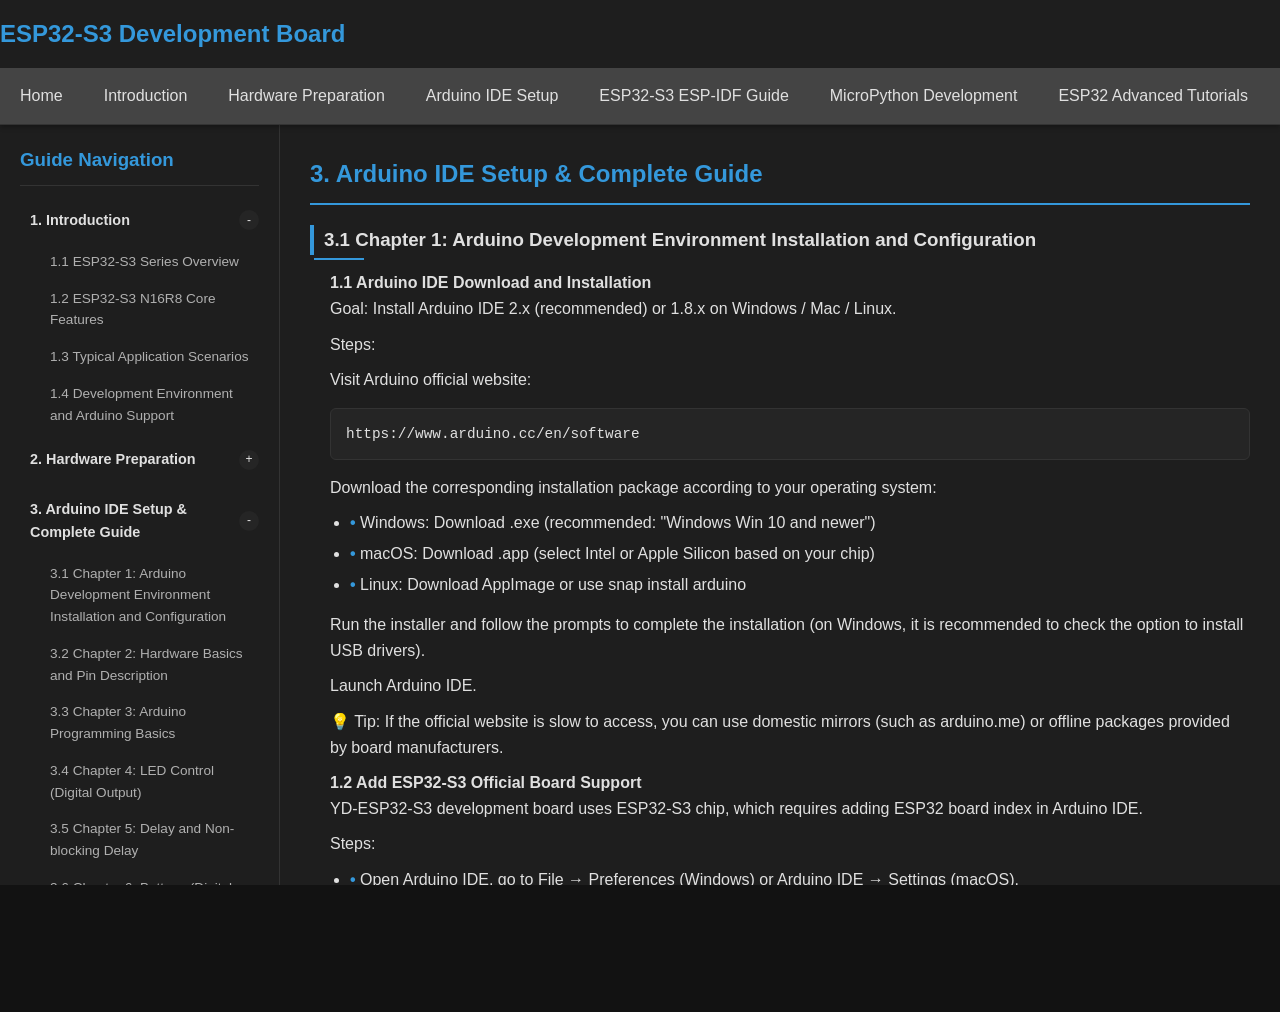
<file: module3.html>
<!DOCTYPE html>
<html lang="en">
<head>
    <meta charset="UTF-8">
    <meta name="viewport" content="width=device-width, initial-scale=1.0">
    <title>Module 3: Arduino IDE Setup - ESP32-S3 Development Board</title>
    <link rel="stylesheet" href="style.css">
</head>
<body>
    <header>
        <div class="container">
            <div class="header-top">
                <div class="logo">ESP32-S3 Development Board</div>
            </div>
            <nav class="main-nav">
                <ul>
                    <li><a href="index.html">Home</a></li>
                    <li><a href="module1.html">Introduction</a></li>
                    <li><a href="module2.html">Hardware Preparation</a></li>
                    <li><a href="module3.html">Arduino IDE Setup</a></li>
                    <li><a href="module4.html">ESP32-S3 ESP-IDF Guide</a></li>
                    <li><a href="module5.html">MicroPython Development</a></li>
                    <li><a href="module6.html">ESP32 Advanced Tutorials</a></li>
                    <li><a href="module7.html">Expansion & Summary</a></li>
                    <li><a href="module8.html">Technical Support & FAQ</a></li>
                </ul>
            </nav>
        </div>
    </header>

    <div class="container main-container">
        <aside class="sidebar">
            <h3>Guide Navigation</h3>
            <ul class="sidebar-nav">
                <li class="module-item">
                    <div class="module-header">
                        <a href="module1.html">1. Introduction</a>
                        <span class="toggle">+</span>
                    </div>
                    <ul class="submodule-list">
                        <li><a href="module1.html#module1-1">1.1 ESP32-S3 Series Overview</a></li>
                        <li><a href="module1.html#module1-2">1.2 ESP32-S3 N16R8 Core Features</a></li>
                        <li><a href="module1.html#module1-3">1.3 Typical Application Scenarios</a></li>
                        <li><a href="module1.html#module1-4">1.4 Development Environment and Arduino Support</a></li>
                    </ul>
                </li>
                <li class="module-item">
                    <div class="module-header">
                        <a href="module2.html">2. Hardware Preparation</a>
                        <span class="toggle">+</span>
                    </div>
                    <ul class="submodule-list">
                        <li><a href="module2.html#module2-1">2.1 Required Materials</a></li>
                        <li><a href="module2.html#module2-2">2.2 Detailed Notes and Operation Specifications</a></li>
                        <li><a href="module2.html#module2-3">2.3 Recommended Expansion Materials (Advanced Experiments)</a></li>
                        <li><a href="module2.html#module2-4">2.4 Common Errors and Troubleshooting</a></li>
                        <li><a href="module2.html#module2-5">2.5 Hardware Checklist (Before Each Experiment)</a></li>
                    </ul>
                </li>
                <li class="module-item">
                    <div class="module-header">
                        <a href="module3.html">3. Arduino IDE Setup & Complete Guide</a>
                        <span class="toggle">-</span>
                    </div>
                    <ul class="submodule-list">
                        <li><a href="module3.html#module3-1">3.1 Chapter 1: Arduino Development Environment Installation and Configuration</a></li>
                        <li><a href="module3.html#module3-2">3.2 Chapter 2: Hardware Basics and Pin Description</a></li>
                        <li><a href="module3.html#module3-3">3.3 Chapter 3: Arduino Programming Basics</a></li>
                        <li><a href="module3.html#module3-4">3.4 Chapter 4: LED Control (Digital Output)</a></li>
                        <li><a href="module3.html#module3-5">3.5 Chapter 5: Delay and Non-blocking Delay</a></li>
                        <li><a href="module3.html#module3-6">3.6 Chapter 6: Buttons (Digital Input)</a></li>
                        <li><a href="module3.html#module3-7">3.7 Chapter 7: External Interrupts</a></li>
                        <li><a href="module3.html#module3-8">3.8 Chapter 8: Serial Communication</a></li>
                        <li><a href="module3.html#module3-9">3.9 Chapter 9: Hardware Timers</a></li>
                        <li><a href="module3.html#module3-10">3.10 Chapter 10: PWM Pulse Width Modulation</a></li>
                        <li><a href="module3.html#module3-11">3.11 Chapter 11: ADC Analog-to-Digital Conversion</a></li>
                        <li><a href="module3.html#module3-12">3.12 Chapter 12: I2C Communication</a></li>
                        <li><a href="module3.html#module3-13">3.13 Chapter 13: SPI Communication</a></li>
                        <li><a href="module3.html#module3-14">3.14 Chapter 14: WiFi Network Communication</a></li>
                        <li><a href="module3.html#module3-15">3.15 Chapter 15: Bluetooth Communication</a></li>
                        <li><a href="module3.html#module3-16">3.16 Chapter 16: DVP Camera Module Usage</a></li>
                        <li><a href="module3.html#module3-17">3.17 Chapter 17: Comprehensive Project Practice</a></li>
                        <li><a href="module3.html#module3-18">3.18 Chapter 18: Common Problems and Troubleshooting</a></li>
                    </ul>
                </li>
                <li class="module-item">
                    <div class="module-header">
                        <a href="module4.html">4. ESP32-S3 ESP-IDF Getting Started Guide (VS Code Edition)</a>
                        <span class="toggle">+</span>
                    </div>
                    <ul class="submodule-list">
                        <li><a href="module4.html#module4-1">Part 1: Environment Setup and Tool Configuration</a></li>
                        <li><a href="module4.html#module4-2">Part 2: Basic Peripheral Experiments</a></li>
                        <li><a href="module4.html#module4-3">Part 3: Advanced Peripherals and Communication Protocols</a></li>
                        <li><a href="module4.html#module4-4">Part 4: Network and Wireless Connection</a></li>
                        <li><a href="module4.html#module4-5">Part 5: Common Problems and Debugging</a></li>
                    </ul>
                </li>
                <li class="module-item">
                    <div class="module-header">
                        <a href="module5.html">5. MicroPython Development ESP32-S3 Learning Tutorial</a>
                        <span class="toggle">+</span>
                    </div>
                    <ul class="submodule-list">
                        <li><a href="module5.html#module5-1">Part 1: MicroPython Basics and Environment Setup</a></li>
                        <li><a href="module5.html#module5-2">Part 2: MicroPython Basic Programming</a></li>
                        <li><a href="module5.html#module5-3">Part 3: On-board RGB LED Control (NeoPixel / WS2812B)</a></li>
                        <li><a href="module5.html#module5-4">Part 4: WiFi and Network Communication</a></li>
                        <li><a href="module5.html#module5-5">Part 5: Peripheral Interfaces and Sensor Applications</a></li>
                        <li><a href="module5.html#module5-6">Part 6: USB and OTG Functions (HW-678 Feature)</a></li>
                        <li><a href="module5.html#module5-7">Part 7: Low Power Consumption and Advanced Features</a></li>
                        <li><a href="module5.html#module5-8">Part 8: Comprehensive Project Practice</a></li>
                        <li><a href="module5.html#module5-9">Appendix</a></li>
                    </ul>
                </li>
                <li class="module-item">
                    <div class="module-header">
                        <a href="module6.html">6. ESP32 Advanced Tutorials</a>
                        <span class="toggle">+</span>
                    </div>
                    <ul class="submodule-list">
                        <li><a href="module6.html#module6-1">6.1 Project 1: Smart Environment Monitoring Station</a></li>
                        <li><a href="module6.html#module6-2">6.2 Project 2: WiFi Smart Switch</a></li>
                        <li><a href="module6.html#module6-3">6.3 Project 3: Bluetooth Low Energy Device</a></li>
                        <li><a href="module6.html#module6-4">6.4 Project 4: USB Device Simulation</a></li>
                        <li><a href="module6.html#module6-5">6.5 Project 5: Low Power Sensor Node</a></li>
                    </ul>
                </li>
                <li class="module-item">
                    <div class="module-header">
                        <a href="module7.html">7. Expansion & Summary</a>
                        <span class="toggle">+</span>
                    </div>
                    <ul class="submodule-list">
                        <li><a href="module7.html#module7-1">7.1 Further Experiment Suggestions</a></li>
                        <li><a href="module7.html#module7-2">7.2 Summary</a></li>
                    </ul>
                </li>
                <li class="module-item">
                    <div class="module-header">
                        <a href="module8.html">8. Technical Support & FAQ</a>
                        <span class="toggle">+</span>
                    </div>
                    <ul class="submodule-list">
                        <li><a href="module8.html#module8-1">8.1 Technical Support Resources</a></li>
                        <li><a href="module8.html#module8-2">8.2 Frequently Asked Questions</a></li>
                    </ul>
                </li>
            </ul>
        </aside>

        <main class="content">
            <section id="module3" class="module">
                <h2>3. Arduino IDE Setup & Complete Guide</h2>
                
                <div id="module3-1" class="submodule">
                    <h3>3.1 Chapter 1: Arduino Development Environment Installation and Configuration</h3>
                    <div class="submodule-content">
                        <h4>1.1 Arduino IDE Download and Installation</h4>
                        <p>Goal: Install Arduino IDE 2.x (recommended) or 1.8.x on Windows / Mac / Linux.</p>
                        <p>Steps:</p>
                        <p>Visit Arduino official website:</p>
                        <div class="code-box">
                            <pre><code>https://www.arduino.cc/en/software</code></pre>
                        </div>
                        <p>Download the corresponding installation package according to your operating system:</p>
                        <ul>
                            <li>Windows: Download .exe (recommended: "Windows Win 10 and newer")</li>
                            <li>macOS: Download .app (select Intel or Apple Silicon based on your chip)</li>
                            <li>Linux: Download AppImage or use snap install arduino</li>
                        </ul>
                        <p>Run the installer and follow the prompts to complete the installation (on Windows, it is recommended to check the option to install USB drivers).</p>
                        <p>Launch Arduino IDE.</p>
                        <p>💡 Tip: If the official website is slow to access, you can use domestic mirrors (such as arduino.me) or offline packages provided by board manufacturers.</p>

                        <h4>1.2 Add ESP32-S3 Official Board Support</h4>
                        <p>YD-ESP32-S3 development board uses ESP32-S3 chip, which requires adding ESP32 board index in Arduino IDE.</p>
                        <p>Steps:</p>
                        <ul>
                            <li>Open Arduino IDE, go to File → Preferences (Windows) or Arduino IDE → Settings (macOS).</li>
                            <li>In "Additional Boards Manager URLs", click the icon to add the following link:</li>
                        </ul>
                        <div class="code-box">
                            <pre><code>https://dl.espressif.com/dl/package_esp32_index.json</code></pre>
                        </div>
                        <p>(If there are other URLs already, add this one on a new line)</p>
                        <ul>
                            <li>Click OK to save.</li>
                            <li>Click the Board Manager icon on the left (or Tools → Board → Board Manager).</li>
                            <li>Search for esp32, find "esp32 by Espressif Systems"</li>
                            <li>Select version 3.0.5 or higher (3.0.x stable version), click Install.</li>
                            <li>After installation, close the Board Manager.</li>
                        </ul>
                        <p>Verification: In Tools → Board → ESP32 Arduino, you should see "ESP32S3 Dev Module" and other options.</p>

                        <h4>1.3 Serial Driver Installation (CH343)</h4>
                        <p>YD-ESP32-S3 development board uses CH343P chip for USB to serial conversion (Type-C port marked COM).</p>

                        <p>Windows system</p>
                        <p>Download CH343 driver from WCH official website:</p>
                        <div class="code-box">
                            <pre><code>http://www.wch.cn/download/CH343SER_EXE.html</code></pre>
                        </div>
                        <ul>
                            <li>Run CH343SER.EXE and click Install.</li>
                            <li>Connect the development board's COM port to the computer with a USB cable.</li>
                            <li>Open Device Manager → Ports (COM and LPT), you should see USB-SERIAL CH343 (COMx).</li>
                        </ul>

                        <p>macOS system</p>
                        <p>Mostly driver-free, if not recognized, you can install CH34x driver (provided by WCH official website).</p>

                        <p>Linux system</p>
                        <p>Kernel ≥5.5 already includes ch341 driver, after connecting, execute ls /dev/ttyUSB* to check.</p>

                        <p>Common faults</p>
                        <table>
                            <tr>
                                <th>Phenomenon</th>
                                <th>Solution</th>
                            </tr>
                            <tr>
                                <td>No new port</td>
                                <td>Change USB cable (must support data transfer); change USB port; restart computer</td>
                            </tr>
                            <tr>
                                <td>Yellow exclamation mark (Win)</td>
                                <td>Right-click to update driver → manually select CH343 driver folder</td>
                            </tr>
                            <tr>
                                <td>Port exists but cannot upload</td>
                                <td>Close other serial software (such as serial monitor, Cura)</td>
                            </tr>
                        </table>

                        <h4>1.4 Board Parameter Configuration (Critical! Must match your hardware version)</h4>
                        <p>YD-ESP32-S3 has two hardware versions, please select the correct Flash and PSRAM configuration according to your module model.</p>

                        <p>How to identify the version?</p>
                        <p>Check the silkscreen on the module:</p>
                        <ul>
                            <li>ESP32-S3-WROOM-1-N16R8 → 16MB Flash + 8MB PSRAM (corresponds to HW-678A)</li>
                            <li>ESP32-S3-WROOM-1-N8R2 → 8MB Flash + 2MB PSRAM (corresponds to HW-678B)</li>
                        </ul>

                        <p>Configure the following items in the Tools menu of Arduino IDE:</p>

                        <table>
                            <tr>
                                <th>Parameter</th>
                                <th>Recommended value (select based on your hardware)</th>
                                <th>Description</th>
                            </tr>
                            <tr>
                                <td>Board</td>
                                <td>ESP32S3 Dev Module</td>
                                <td>General ESP32-S3 development board model</td>
                            </tr>
                            <tr>
                                <td>USB CDC On Boot</td>
                                <td>Disabled</td>
                                <td>Use CH343 serial port, do not enable built-in USB serial</td>
                            </tr>
                            <tr>
                                <td>CPU Frequency</td>
                                <td>240MHz (WiFi)</td>
                                <td>Default is fine</td>
                            </tr>
                            <tr>
                                <td>Flash Size</td>
                                <td>16MB (128Mb) or 8MB (64Mb)</td>
                                <td>Match the module, wrong selection will cause upload failure</td>
                            </tr>
                            <tr>
                                <td>PSRAM</td>
                                <td>OPI PSRAM (8M for 16MB version) or OPI PSRAM (for N8R2)</td>
                                <td>Note: N8R2 has 2MB PSRAM, need to enable; select OPI PSRAM for N8R2; select Disabled for N4 and other versions without PSRAM</td>
                            </tr>
                            <tr>
                                <td>Partition Scheme</td>
                                <td>Default 4MB with spiffs</td>
                                <td>Default is fine for most cases</td>
                            </tr>
                            <tr>
                                <td>Upload Speed</td>
                                <td>921600</td>
                                <td>Can reduce to 115200 if failed</td>
                            </tr>
                        </table>

                        <p>🔥 Important reminder:</p>
                        <ul>
                            <li>If Flash Size is wrong, you will get "Flash config wrong" error during upload.</li>
                            <li>If PSRAM is not enabled correctly, ESP.getPsramSize() will return 0, and later camera and other large memory functions will fail.</li>
                            <li>This development board's RGB LED is connected to GPIO48 (WS2812), which will be used in subsequent experiments.</li>
                        </ul>

                        <p>Verify configuration (can be added in setup()):</p>
                        <div class="code-box">
                            <pre><code>Serial.begin(115200);
Serial.printf("Flash size: %d MB\n", ESP.getFlashChipSize() / (1024*1024));
Serial.printf("PSRAM size: %d bytes\n", ESP.getPsramSize());</code></pre>
                        </div>

                        <h4>1.5 First Verification Program: Light up the on-board RGB LED (WS2812)</h4>
                        <p>YD-ESP32-S3 development board has a WS2812 RGB LED onboard, connected to GPIO48. We can use the Adafruit_NeoPixel library to control it and implement simple blinking.</p>

                        <p>Step 1: Install NeoPixel library</p>
                        <ul>
                            <li>Open Arduino IDE, go to Tools → Manage Libraries.</li>
                            <li>Search for Adafruit NeoPixel and install the latest version.</li>
                        </ul>

                        <p>Step 2: Write code</p>
                        <div class="code-box">
                            <pre><code>#include <Adafruit_NeoPixel.h>

#define LED_PIN    48
#define LED_COUNT  1

Adafruit_NeoPixel strip(LED_COUNT, LED_PIN, NEO_GRB + NEO_KHZ800);

void setup() {
  strip.begin();
  strip.show();            // Initialize all LEDs to off state
  strip.setBrightness(50); // Set brightness to 50 (0-255)
}

void loop() {
  // Red
  strip.setPixelColor(0, strip.Color(255, 0, 0));
  strip.show();
  delay(1000);
  // Green
  strip.setPixelColor(0, strip.Color(0, 255, 0));
  strip.show();
  delay(1000);
  // Blue
  strip.setPixelColor(0, strip.Color(0, 0, 255));
  strip.show();
  delay(1000);
  // Off
  strip.setPixelColor(0, strip.Color(0, 0, 0));
  strip.show();
  delay(1000);
}</code></pre>
                        </div>

                        <p>Step 3: Upload program</p>
                        <ul>
                            <li>Connect the development board's COM port to the computer with a USB cable.</li>
                            <li>Select the corresponding COM port (Windows) or /dev/cu.usbserial-* (macOS) in Tools → Port.</li>
                            <li>Click the Upload button.</li>
                            <li>Observe if the RGB LED blinks in red → green → blue → off cycle.</li>
                        </ul>

                        <p>Common upload errors and solutions</p>
                        <table>
                            <tr>
                                <th>Error message</th>
                                <th>Reason</th>
                                <th>Solution</th>
                            </tr>
                            <tr>
                                <td>Serial port not found</td>
                                <td>Port not selected or driver not installed</td>
                                <td>Re-select port; re-plug USB; install CH343 driver</td>
                            </tr>
                            <tr>
                                <td>Timed out waiting for packet header</td>
                                <td>Not in download mode</td>
                                <td>Hold BOOT button, press EN button once, release BOOT, then click upload</td>
                            </tr>
                            <tr>
                                <td>Flash config wrong</td>
                                <td>Flash Size wrong</td>
                                <td>Check Flash size (16MB or 8MB)</td>
                            </tr>
                            <tr>
                                <td>PSRAM config error</td>
                                <td>PSRAM setting wrong</td>
                                <td>Correctly select OPI PSRAM or Disabled according to module model</td>
                            </tr>
                        </table>

                        <p>Success sign</p>
                        <p>After upload, the RGB LED starts to cycle through red, green, blue.</p>
                        <p>If using the factory program, the RGB will stay on after WiFi connection (but this program has overwritten the factory program).</p>

                        <p>Summary</p>
                        <p>This chapter, based on the actual hardware parameters of YD-ESP32-S3 development board, completed:</p>
                        <ul>
                            <li>Installation of Arduino IDE.</li>
                            <li>Addition of ESP32-S3 board support.</li>
                            <li>Installation and troubleshooting of CH343 serial driver.</li>
                            <li>Correct configuration of Flash/PSRAM (according to module model).</li>
                            <li>First verification program: lighting up WS2812 RGB LED (GPIO48).</li>
                        </ul>
                        <p>The next chapter will detail the hardware resources, pin definitions, and usage taboos of this development board.</p>
                    </div>
                </div>

                <div id="module3-2" class="submodule">
                    <h3>3.2 Chapter 2: Hardware Basics and Pin Description</h3>
                    <div class="submodule-content">
                        <h4>Chapter Objectives:</h4>

                        <ul>
                            <li>Familiarize with the components on the YD-ESP32-S3 development board (RGB LED, buttons, USB interfaces, etc.) and their functions.</li>

                            <li>Master the functional classification of all available GPIO pins (digital I/O, ADC, touch, special functions).</li>

                            <li>Understand pin usage taboos and hardware safety precautions.</li>

                            <li>Be able to correctly select and use pins based on schematics and silkscreen.</li>
                        </ul>

                        <h4>2.1 On-board Component Markings and Functions</h4>
                        <p>Based on the product introduction documents and hardware images, the main components of the YD-ESP32-S3 development board are as follows:</p>

                        <table>
                            <tr>
                                <th>Component</th>
                                <th>Silkscreen Marking</th>
                                <th>Function Description</th>
                            </tr>
                            <tr>
                                <td>Main Control Module</td>
                                <td>ESP32-S3-WROOM-1</td>
                                <td>Integrated ESP32-S3 chip, Flash, PSRAM</td>
                            </tr>
                            <tr>
                                <td>RGB LED</td>
                                <td>No specific silkscreen (on-board)</td>
                                <td>WS2812 programmable RGB LED, connected to GPIO48 (active high)</td>
                            </tr>
                            <tr>
                                <td>USB to Serial Chip</td>
                                <td>CH343P</td>
                                <td>Connected to Type-C port marked COM, used for program upload and serial monitoring</td>
                            </tr>
                            <tr>
                                <td>Native USB-OTG</td>
                                <td>USB</td>
                                <td>Directly connected to ESP32-S3 USB pins (GPIO19/GPIO20), can simulate keyboard/mouse or USB drive</td>
                            </tr>
                            <tr>
                                <td>Reset Button</td>
                                <td>RST</td>
                                <td>Press to reset ESP32-S3 (restart program)</td>
                            </tr>
                            <tr>
                                <td>Boot Button</td>
                                <td>BOOT</td>
                                <td>Connected to GPIO0, press during power-up to enter download mode; can be used as input button during normal operation</td>
                            </tr>
                            <tr>
                                <td>Power Indicator</td>
                                <td>Usually red LED</td>
                                <td>Constantly on when board is powered</td>
                            </tr>
                            <tr>
                                <td>Other Peripherals</td>
                                <td>-</td>
                                <td>Crystal oscillator, LDO voltage regulator (5V→3.3V), decoupling capacitors, etc.</td>
                            </tr>
                        </table>

                        <h4>Dual USB Interface Usage Instructions</h4>
                        <table>
                            <tr>
                                <th>Interface Silkscreen</th>
                                <th>Purpose</th>
                                <th>Can Upload Programs</th>
                                <th>Notes</th>
                            </tr>
                            <tr>
                                <td>COM</td>
                                <td>UART serial port (CH343P)</td>
                                <td>✅ Yes (standard method)</td>
                                <td>Daily development, debugging, serial printing</td>
                            </tr>
                            <tr>
                                <td>USB</td>
                                <td>Native USB-OTG</td>
                                <td>⚠️ Conditional (hold BOOT during power-up to enter DFU mode)</td>
                                <td>Can simulate USB devices (keyboard/mouse), can also achieve upload through specific firmware</td>
                            </tr>
                        </table>

                        <p>🔌 Power Input: Both Type-C ports can provide 5V power, but it is recommended to use the COM port for power supply. Do not power both ports simultaneously to avoid current backflow.</p>

                        <h4>2.2 Core Pin Function Table (Based on YD-ESP32-S3 Schematic)</h4>
                        <p>Based on the pin diagram you provided (generated by Doubao AI) and ESP32-S3 standard definitions, the following available GPIOs and their functions are organized.</p>

                        <p>General Digital GPIO (can be used as input/output/PWM)</p>
                        <table>
                            <tr>
                                <th>GPIO</th>
                                <th>Digital Input</th>
                                <th>Digital Output</th>
                                <th>PWM</th>
                                <th>Special Functions</th>
                                <th>Notes</th>
                            </tr>
                            <tr>
                                <td>0</td>
                                <td>✅</td>
                                <td>✅</td>
                                <td>✅</td>
                                <td>BOOT button (pull-up), low level during power-up enters download mode</td>
                                <td>Can be used as normal button input</td>
                            </tr>
                            <tr>
                                <td>1</td>
                                <td>✅</td>
                                <td>✅</td>
                                <td>✅</td>
                                <td>ADC1_CH0</td>
                                <td>Idle</td>
                            </tr>
                            <tr>
                                <td>2</td>
                                <td>✅</td>
                                <td>✅</td>
                                <td>✅</td>
                                <td>ADC1_CH1, TOUCH0</td>
                                <td>Idle</td>
                            </tr>
                            <tr>
                                <td>3</td>
                                <td>✅</td>
                                <td>✅</td>
                                <td>✅</td>
                                <td>ADC1_CH2, TOUCH1</td>
                                <td>Idle</td>
                            </tr>
                            <tr>
                                <td>4</td>
                                <td>✅</td>
                                <td>✅</td>
                                <td>✅</td>
                                <td>ADC1_CH3, TOUCH2, RTC</td>
                                <td>Idle</td>
                            </tr>
                            <tr>
                                <td>5</td>
                                <td>✅</td>
                                <td>✅</td>
                                <td>✅</td>
                                <td>ADC1_CH4, TOUCH3, RTC</td>
                                <td>Idle</td>
                            </tr>
                            <tr>
                                <td>6</td>
                                <td>✅</td>
                                <td>✅</td>
                                <td>✅</td>
                                <td>ADC1_CH5, TOUCH4, RTC</td>
                                <td>Idle</td>
                            </tr>
                            <tr>
                                <td>7</td>
                                <td>✅</td>
                                <td>✅</td>
                                <td>✅</td>
                                <td>ADC1_CH6, TOUCH5, RTC</td>
                                <td>Idle</td>
                            </tr>
                            <tr>
                                <td>8</td>
                                <td>✅</td>
                                <td>✅</td>
                                <td>✅</td>
                                <td>ADC1_CH7, TOUCH6, RTC</td>
                                <td>Default I2C0 SDA</td>
                            </tr>
                            <tr>
                                <td>9</td>
                                <td>✅</td>
                                <td>✅</td>
                                <td>✅</td>
                                <td>ADC1_CH8, TOUCH7, RTC</td>
                                <td>Default I2C0 SCL</td>
                            </tr>
                            <tr>
                                <td>10</td>
                                <td>✅</td>
                                <td>✅</td>
                                <td>✅</td>
                                <td>ADC1_CH9, FSPICS0</td>
                                <td>Default SPI CS</td>
                            </tr>
                            <tr>
                                <td>11</td>
                                <td>✅</td>
                                <td>✅</td>
                                <td>✅</td>
                                <td>ADC2_CH0, FSPID</td>
                                <td>Default SPI MOSI</td>
                            </tr>
                            <tr>
                                <td>12</td>
                                <td>✅</td>
                                <td>✅</td>
                                <td>✅</td>
                                <td>ADC2_CH1, FSPICLK</td>
                                <td>Default SPI SCK</td>
                            </tr>
                            <tr>
                                <td>13</td>
                                <td>✅</td>
                                <td>✅</td>
                                <td>✅</td>
                                <td>ADC2_CH2, FSPIQ</td>
                                <td>Default SPI MISO</td>
                            </tr>
                            <tr>
                                <td>14</td>
                                <td>✅</td>
                                <td>✅</td>
                                <td>✅</td>
                                <td>ADC2_CH3, TOUCH8</td>
                                <td>Idle</td>
                            </tr>
                            <tr>
                                <td>15</td>
                                <td>✅</td>
                                <td>✅</td>
                                <td>✅</td>
                                <td>ADC2_CH4, TOUCH9</td>
                                <td>Idle</td>
                            </tr>
                            <tr>
                                <td>16</td>
                                <td>✅</td>
                                <td>✅</td>
                                <td>✅</td>
                                <td>ADC2_CH5, TOUCH10</td>
                                <td>Idle</td>
                            </tr>
                            <tr>
                                <td>17</td>
                                <td>✅</td>
                                <td>✅</td>
                                <td>✅</td>
                                <td>ADC2_CH6, TOUCH11</td>
                                <td>Idle</td>
                            </tr>
                            <tr>
                                <td>18</td>
                                <td>✅</td>
                                <td>✅</td>
                                <td>✅</td>
                                <td>ADC2_CH7, TOUCH12</td>
                                <td>Idle</td>
                            </tr>
                            <tr>
                                <td>19</td>
                                <td>✅</td>
                                <td>✅</td>
                                <td>❌</td>
                                <td>USB-OTG D-</td>
                                <td>Cannot be used as GPIO if using USB-OTG</td>
                            </tr>
                            <tr>
                                <td>20</td>
                                <td>✅</td>
                                <td>✅</td>
                                <td>❌</td>
                                <td>USB-OTG D+</td>
                                <td>Cannot be used as GPIO if using USB-OTG</td>
                            </tr>
                            <tr>
                                <td>21</td>
                                <td>✅</td>
                                <td>✅</td>
                                <td>✅</td>
                                <td>Idle</td>
                                <td>Recommended for use</td>
                            </tr>
                            <tr>
                                <td>42</td>
                                <td>✅</td>
                                <td>✅</td>
                                <td>✅</td>
                                <td>Idle (partially exposed)</td>
                                <td>Available</td>
                            </tr>
                            <tr>
                                <td>43</td>
                                <td>✅</td>
                                <td>✅</td>
                                <td>✅</td>
                                <td>UART0 TX (connected to CH343P RX)</td>
                                <td>Do not use as normal I/O</td>
                            </tr>
                            <tr>
                                <td>44</td>
                                <td>✅</td>
                                <td>✅</td>
                                <td>✅</td>
                                <td>UART0 RX (connected to CH343P TX)</td>
                                <td>Do not use as normal I/O</td>
                            </tr>
                            <tr>
                                <td>45</td>
                                <td>✅</td>
                                <td>✅</td>
                                <td>✅</td>
                                <td>Bootstrap (low level during power-up disables some functions)</td>
                                <td>Recommended to keep high or floating</td>
                            </tr>
                            <tr>
                                <td>46</td>
                                <td>✅</td>
                                <td>✅</td>
                                <td>✅</td>
                                <td>Bootstrap (low level during power-up disables JTAG)</td>
                                <td>Recommended to keep high or floating</td>
                            </tr>
                            <tr>
                                <td>47</td>
                                <td>✅</td>
                                <td>✅</td>
                                <td>✅</td>
                                <td>Idle</td>
                                <td>Available</td>
                            </tr>
                            <tr>
                                <td>48</td>
                                <td>✅</td>
                                <td>✅</td>
                                <td>✅</td>
                                <td>WS2812 RGB LED data line</td>
                                <td>Controls on-board RGB LED (PWM output)</td>
                            </tr>
                        </table>

                        <p>📌 About RGB LED: GPIO48 is connected to WS2812 (single-bus addressable LED), not a regular LED. Cannot be directly controlled with digitalWrite, must use NeoPixel library or RMT driver.</p>

                        <h4>Detailed Explanation of Special Function Pins</h4>
                        <table>
                            <tr>
                                <th>Pin</th>
                                <th>Special Function</th>
                                <th>Description</th>
                            </tr>
                            <tr>
                                <td>GPIO0</td>
                                <td>BOOT mode selection</td>
                                <td>Low level during power-up enters download mode. Can be used as input during normal operation (internal pull-up).</td>
                            </tr>
                            <tr>
                                <td>GPIO45/46</td>
                                <td>Bootstrap</td>
                                <td>Level at power-up determines certain functions. It is recommended not to connect pull-down resistors, keep floating or pull-up.</td>
                            </tr>
                            <tr>
                                <td>GPIO8/9</td>
                                <td>I2C0 default pins</td>
                                <td>Can be remapped via Wire.setPins().</td>
                            </tr>
                            <tr>
                                <td>GPIO10~13</td>
                                <td>SPI0 (FSPI) default pins</td>
                                <td>Can be remapped, but usually used for SD cards, displays, etc.</td>
                            </tr>
                            <tr>
                                <td>GPIO19/20</td>
                                <td>USB-OTG D+/D-</td>
                                <td>If not using USB-OTG, can be used as normal GPIO (but recommended to avoid).</td>
                            </tr>
                            <tr>
                                <td>GPIO43/44</td>
                                <td>UART0 (connected to CH343P)</td>
                                <td>Fixed connection, cannot be used for other purposes, otherwise serial port will fail.</td>
                            </tr>
                        </table>

                        <h4>RTC Domain Pins (Can Maintain State in Deep Sleep)</h4>
                        <p>The following pins can maintain level or act as wake-up sources in deep sleep mode:</p>
                        <p>GPIO0, 2, 4, 5, 6, 7, 8, 9, 10, 11, 12, 13, 14, 15, 16, 17, 18, 21, 42, 45, 46</p>

                        <h4>ADC Pins (Analog-to-Digital Conversion)</h4>
                        <p>ADC1 (can be used simultaneously with WiFi): GPIO1~GPIO10</p>
                        <p>ADC2 (unavailable when WiFi is on): GPIO11~GPIO20</p>
                        <p>12-bit resolution (0~4095), default range 0~3.3V. Can be extended to ~3.9V via analogSetAttenuation(ADC_11db).</p>
                        <p>⚠️ Note: ADC2 conflicts with WiFi, reading ADC2 pins when WiFi is connected will return incorrect values.</p>

                        <h4>Touch Pins</h4>
                        <p>Total of 14 touch channels, distributed on some pins of GPIO1~14 (see ESP32-S3 datasheet). Capacitance values can be read using touchRead(pin).</p>

                        <h4>Default Pins for Communication Interfaces</h4>
                        <table>
                            <tr>
                                <th>Interface</th>
                                <th>Default Pins</th>
                                <th>Remappable</th>
                            </tr>
                            <tr>
                                <td>UART0</td>
                                <td>TX=GPIO43, RX=GPIO44</td>
                                <td>No (board-level fixed)</td>
                            </tr>
                            <tr>
                                <td>UART1</td>
                                <td>No default</td>
                                <td>Yes (Serial1.begin(baud, SERIAL_8N1, rxPin, txPin))</td>
                            </tr>
                            <tr>
                                <td>I2C0</td>
                                <td>SDA=GPIO8, SCL=GPIO9</td>
                                <td>Yes (Wire.begin(sda, scl))</td>
                            </tr>
                            <tr>
                                <td>SPI (FSPI)</td>
                                <td>SCK=GPIO12, MISO=GPIO13, MOSI=GPIO11, CS=GPIO10</td>
                                <td>Yes (SPI.begin(sck, miso, mosi, cs))</td>
                            </tr>
                        </table>

                        <h4>2.3 Pin Usage Taboos (Very Important!)</h4>
                        <p>1. Voltage Limitation: All GPIOs are 3.3V logic level</p>
                        <ul>
                            <li>Never directly input 5V voltage, otherwise the chip will be damaged.</li>
                            <li>When connecting 5V modules, must use level conversion circuits (such as TXS0108E) or resistor voltage dividers.</li>
                            <li>For some 5V modules (such as relays), signal input can be connected in series with 1kΩ resistor for current limiting, but long-term reliability is not guaranteed.</li>
                        </ul>

                        <p>2. Special Requirements for Bootstrap Pins</p>
                        <ul>
                            <li>GPIO0: Cannot be low level during power-up (unless entering download mode). Internal pull-up during normal use, external buttons are fine.</li>
                            <li>GPIO45/46: Recommended to keep high or floating (internal pull-up) during power-up, do not connect pull-down resistors or buttons.</li>
                        </ul>

                        <p>3. Usage Limitations of USB Pins (GPIO19/20)</p>
                        <ul>
                            <li>If USB-OTG function is not needed, these two pins can be used as normal GPIO (3.3V logic).</li>
                            <li>Once USB is initialized (e.g., calling Serial's USB CDC mode or USB.begin()), they are occupied by the USB controller and can no longer be used as GPIO.</li>
                        </ul>

                        <p>4. Dedicated Serial Pins (GPIO43/44)</p>
                        <ul>
                            <li>These two pins are already connected to the CH343P chip for UART0 communication.</li>
                            <li>Do not use them as normal I/O, otherwise serial communication will fail, making it impossible to upload programs or print logs.</li>
                        </ul>

                        <p>5. Special Driving for RGB LED (GPIO48)</p>
                        <ul>
                            <li>WS2812 uses single-bus serial protocol, cannot be directly controlled with digitalWrite.</li>
                            <li>Must use NeoPixel library or ESP32's RMT peripheral driver.</li>
                            <li>Example code see Chapter 1.</li>
                        </ul>

                        <p>6. Other Notes</p>
                        <ul>
                            <li>Some GPIOs will have brief high or low level output during chip startup (e.g., GPIO2 will change during WiFi initialization), try to avoid using them for critical control.</li>
                            <li>Try to avoid using GPIO11~20 as ADC inputs while enabling WiFi (ADC2 conflict).</li>
                        </ul>

                        <h4>2.4 Hardware Safety Instructions</h4>
                        <p>Electrostatic Protection (ESD)</p>
                        <ul>
                            <li>Touch a metal object (such as computer case) to discharge before touching the development board.</li>
                            <li>It is recommended to use anti-static wristband in dry environment.</li>
                        </ul>

                        <p>Short Circuit Protection</p>
                        <ul>
                            <li>Do not touch between pins with metal objects when powered on.</li>
                            <li>Check for solder bridges before soldering headers.</li>
                            <li>Pay attention to correct polarity when connecting external power supply (reverse connection will burn the voltage regulator chip).</li>
                        </ul>

                        <p>Power Overload Protection</p>
                        <ul>
                            <li>On-board 3.3V regulator maximum output current is about 500mA (varies by manufacturer).</li>
                            <li>When connecting high-current modules (servos, motors, multiple sensors), use external 3.3V/5V power supply, do not draw power from on-board 3.3V.</li>
                            <li>Each GPIO output current should not exceed 40mA (recommended ≤20mA), driving LED must be connected in series with current limiting resistor (220Ω~1kΩ) — but WS2812 has built-in current limiting, can be directly connected.</li>
                        </ul>

                        <p>Safety Checklist:</p>
                        <ul>
                            <li>✅ Use well-isolated USB data cable.</li>
                            <li>✅ Measure power and GND for short circuit with multimeter before first power-up.</li>
                            <li>✅ Connect GND first when hot-plugging.</li>
                            <li>❌ Do not use bare board on damp or metal surfaces.</li>
                            <li>❌ Do not touch running chips with hands (may burn).</li>
                        </ul>

                        <h4>2.5 Experiment: Verify On-board RGB LED and BOOT Button</h4>
                        <p>To consolidate the knowledge in this chapter, write a simple program: when the BOOT button is pressed, the RGB LED displays red; when released, it displays green.</p>

                        <p>Wiring: No external wiring required (on-board LED and button are already connected).</p>

                        <p>Code:</p>
                        <div class="code-box">
                            <pre><code>#include <Adafruit_NeoPixel.h>

#define LED_PIN    48
#define BUTTON_PIN 0

Adafruit_NeoPixel strip(1, LED_PIN, NEO_GRB + NEO_KHZ800);

void setup() {
  strip.begin();
  strip.show();
  pinMode(BUTTON_PIN, INPUT_PULLUP);
}

void loop() {
  if (digitalRead(BUTTON_PIN) == LOW) {  // Pressed
    strip.setPixelColor(0, strip.Color(255, 0, 0)); // Red
  } else {
    strip.setPixelColor(0, strip.Color(0, 255, 0)); // Green
  }
  strip.show();
  delay(50); // Simple debounce
}</code></pre>
                        </div>

                        <p>Effect:</p>
                        <ul>
                            <li>When BOOT is not pressed, RGB LED displays green.</li>
                            <li>When BOOT is pressed, displays red.</li>
                            <li>Returns to green after release.</li>
                        </ul>

                        <p>Summary</p>
                        <p>This chapter provides detailed introduction to the actual hardware of the YD-ESP32-S3 development board:</p>
                        <ul>
                            <li>On-board component locations and functions (RGB LED, dual USB ports, buttons, etc.).</li>
                            <li>Complete pin function table (including GPIO, ADC, touch, communication interfaces).</li>
                            <li>Pin usage taboos (3.3V logic, bootstrap, dedicated pins, RGB LED driving).</li>
                            <li>Hardware safety precautions.</li>
                        </ul>
                        <p>The next chapter will enter Arduino programming basics, learning how to use these pins for input/output control.</p>
                    </div>
                </div>

                <div id="module3-3" class="submodule">
                    <h3>3.3 Chapter 3: Arduino Programming Basics</h3>
                    <div class="submodule-content">
                        <h4>Chapter Objectives:</h4>

                        <ul>
                            <li>Master the standard structure of Arduino programs (setup() and loop()).</li>

                            <li>Proficiently use basic data types, variable scopes, constants, and arrays.</li>

                            <li>Understand and be able to use core I/O functions (digital, analog, PWM).</li>

                            <li>Master syntax such as conditional statements, loops, function definition, and overloading.</li>
                        </ul>

                        <h4>3.1 Basic Structure of Arduino Programs</h4>
                        <p>Every Arduino program (Sketch) must contain two core functions:</p>

                        <div class="code-box">
                            <pre><code>void setup() {
  // Initialization code, executed only once at program startup
}

void loop() {
  // Main loop code, executed repeatedly
}</code></pre>
                        </div>

                        <h4>setup() Function</h4>
                        <p>Automatically runs once when the board is powered on or reset.</p>

                        <p>Usually used for: setting pin modes (pinMode), initializing serial port (Serial.begin), configuring peripherals, etc.</p>

                        <div class="code-box">
                            <pre><code>void setup() {
  pinMode(48, OUTPUT);       // Set GPIO48 as output (on-board RGB LED data line, but note WS2812 requires dedicated library)
  Serial.begin(115200);      // Initialize serial port
}</code></pre>
                        </div>

                        <p>Note: For the on-board RGB LED (WS2812) of YD-ESP32-S3, it cannot be directly controlled with digitalWrite, must use NeoPixel library. However, basic digital output experiments in this chapter can still use external LEDs or idle GPIOs.</p>

                        <h4>loop() Function</h4>
                        <p>Executes repeatedly after setup() completes.</p>

                        <p>Usually used for: reading sensors, controlling outputs, communication processing, and other main logic.</p>

                        <div class="code-box">
                            <pre><code>void loop() {
  digitalWrite(48, HIGH);
  delay(1000);
  digitalWrite(48, LOW);
  delay(1000);
}</code></pre>
                        </div>

                        <h4>Comments</h4>
                        <p>Single-line comment: // to end of line.</p>

                        <p>Multi-line comment: /* ... */.</p>

                        <h4>3.2 Variables and Data Types</h4>
                        <h5>Common Basic Types</h5>
                        <table>
                            <tr>
                                <th>Type</th>
                                <th>Keyword</th>
                                <th>Size (bytes)</th>
                                <th>Range</th>
                                <th>Example</th>
                            </tr>
                            <tr>
                                <td>Boolean</td>
                                <td>bool</td>
                                <td>1</td>
                                <td>true / false</td>
                                <td>bool flag = true;</td>
                            </tr>
                            <tr>
                                <td>Character</td>
                                <td>char</td>
                                <td>1</td>
                                <td>-128 ~ 127 or 0~255</td>
                                <td>char ch = 'A';</td>
                            </tr>
                            <tr>
                                <td>Byte</td>
                                <td>byte</td>
                                <td>1</td>
                                <td>0 ~ 255</td>
                                <td>byte val = 100;</td>
                            </tr>
                            <tr>
                                <td>Integer</td>
                                <td>int</td>
                                <td>4 (ESP32)</td>
                                <td>-2,147,483,648 ~ 2,147,483,647</td>
                                <td>int count = 1000;</td>
                            </tr>
                            <tr>
                                <td>Unsigned Integer</td>
                                <td>unsigned int</td>
                                <td>4</td>
                                <td>0 ~ 4,294,967,295</td>
                                <td>unsigned int a = 50000;</td>
                            </tr>
                            <tr>
                                <td>Long</td>
                                <td>long</td>
                                <td>4</td>
                                <td>Same as int</td>
                                <td>long big = 123456L;</td>
                            </tr>
                            <tr>
                                <td>Float</td>
                                <td>float</td>
                                <td>4</td>
                                <td>±1.2E-38 ~ ±3.4E+38</td>
                                <td>float temp = 23.5;</td>
                            </tr>
                            <tr>
                                <td>Double</td>
                                <td>double</td>
                                <td>4 (same as float on ESP32)</td>
                                <td>Same as float</td>
                                <td>double pi = 3.1415926;</td>
                            </tr>
                            <tr>
                                <td>String Class</td>
                                <td>String</td>
                                <td>Dynamic</td>
                                <td>Variable length string</td>
                                <td>String msg = "Hello";</td>
                            </tr>
                        </table>

                        <h5>Global Variables and Local Variables</h5>
                        <p>Global variables: Defined outside all functions, visible throughout the program.</p>

                        <p>Local variables: Defined inside functions or code blocks {}, only valid within the block.</p>

                        <div class="code-box">
                            <pre><code>int globalVar = 0;  // Global variable

void setup() {
  int localVar = 5; // Local variable
  globalVar = 10;
}</code></pre>
                        </div>

                        <h5>Constant Definition (const)</h5>
                        <div class="code-box">
                            <pre><code>const int LED_PIN = 48;
const float PI = 3.14159;
// LED_PIN = 10;   // Compile error!</code></pre>
                        </div>

                        <h5>Array Definition and Usage</h5>
                        <div class="code-box">
                            <pre><code>int pins[] = {48, 1, 2, 3};
int values[5];
float temps[3] = {23.5, 24.0, 22.8};

for (int i = 0; i < 4; i++) {
  Serial.println(pins[i]);
}</code></pre>
                        </div>

                        <h5>Common String Class Methods</h5>
                        <div class="code-box">
                            <pre><code>String s = "Hello";
s += " World";              // Concatenation → "Hello World"
int len = s.length();       // Length
String sub = s.substring(0, 5);   // "Hello"
int index = s.indexOf("World");   // 6
s.replace("World", "Arduino");
s.toUpperCase();
float f = s.toFloat();</code></pre>
                        </div>

                        <p>📌 Recommendation: In memory-constrained situations, prioritize using char[] and C string functions.</p>

                        <h4>3.3 Core Basic Functions of This Board</h4>
                        <p>The YD-ESP32-S3 development board is based on the ESP32-S3 chip, with basically the same functions as standard Arduino, but some functions have extensions.</p>

                        <h5>Pin Mode Setting: pinMode(pin, mode)</h5>
                        <div class="code-box">
                            <pre><code>pinMode(48, OUTPUT);          // Digital output
pinMode(0, INPUT);            // High impedance input (floating)
pinMode(0, INPUT_PULLUP);     // Internal pull-up input (default high)
pinMode(1, INPUT_PULLDOWN);   // Internal pull-down input (default low)</code></pre>
                        </div>

                        <p>Internal pull-up/pull-down resistors are approximately 40kΩ~50kΩ.</p>

                        <h5>Digital Output: digitalWrite(pin, value)</h5>
                        <div class="code-box">
                            <pre><code>digitalWrite(48, HIGH);   // Output 3.3V
digitalWrite(48, LOW);    // Output 0V</code></pre>
                        </div>

                        <p>⚠️ Note: GPIO48 is connected to WS2812 RGB LED, cannot be directly controlled with digitalWrite. To light up the on-board LED, use NeoPixel library (see Chapter 1). For digital output experiments in this section, it is recommended to use external LEDs or idle GPIOs (such as GPIO1).</p>

                        <h5>Digital Input: digitalRead(pin)</h5>
                        <div class="code-box">
                            <pre><code>int state = digitalRead(0);   // Read BOOT button state (LOW when pressed)
if (state == LOW) {
  // Button is pressed
}</code></pre>
                        </div>

                        <h5>PWM Output: analogWrite(pin, value)</h5>
                        <p>All GPIOs of ESP32 support PWM (via LEDC peripheral).</p>

                        <p>value range: 0 (completely off) ~ 255 (completely on).</p>

                        <div class="code-box">
                            <pre><code>analogWrite(1, 128);   // GPIO1 outputs 50% duty cycle square wave</code></pre>
                        </div>

                        <p>For higher precision or frequency adjustment, use ledcSetup() and ledcAttachPin().</p>

                        <h5>ADC Input: analogRead(pin)</h5>
                        <p>12-bit resolution (0~4095), default range 0~3.3V.</p>

                        <p>ADC1 pins (GPIO1~GPIO10) can be used simultaneously with WiFi.</p>

                        <p>ADC2 pins (GPIO11~GPIO20) are unavailable when WiFi is on.</p>

                        <div class="code-box">
                            <pre><code>int adcValue = analogRead(1);   // Read analog voltage on GPIO1
float voltage = adcValue * (3.3 / 4095.0);
Serial.println(voltage);</code></pre>
                        </div>

                        <p>Range can be extended to ~3.9V via analogSetAttenuation(ADC_11db).</p>

                        <h4>3.4 Basic Syntax</h4>
                        <h5>Conditional Statements</h5>
                        <div class="code-box">
                            <pre><code>if (temperature > 30) {
  digitalWrite(FAN_PIN, HIGH);
} else if (temperature > 20) {
  digitalWrite(FAN_PIN, LOW);
} else {
  // Do nothing
}</code></pre>
                        </div>

                        <div class="code-box">
                            <pre><code>switch (mode) {
  case 1:
    doSomething();
    break;
  case 2:
    doOther();
    break;
  default:
    doDefault();
}</code></pre>
                        </div>

                        <h5>Loop Statements</h5>
                        <div class="code-box">
                            <pre><code>for (int i = 0; i < 10; i++) {
  Serial.println(i);
}

int i = 0;
while (i < 10) {
  Serial.println(i);
  i++;
}

do {
  Serial.println(i);
  i++;
} while (i < 10);</code></pre>
                        </div>

                        <h5>Custom Functions</h5>
                        <div class="code-box">
                            <pre><code>int average(int a, int b) {
  return (a + b) / 2;
}

void setup() {
  Serial.begin(115200);
  int result = average(10, 20);
  Serial.println(result);   // Output 15
}</code></pre>
                        </div>

                        <h5>Function Overloading and Default Parameters</h5>
                        <div class="code-box">
                            <pre><code>// Overloading
int max(int a, int b) { return (a > b) ? a : b; }
float max(float a, float b) { return (a > b) ? a : b; }

// Default parameters
void blinkLED(int pin, int times = 1, int interval = 500) {
  for (int i = 0; i < times; i++) {
    digitalWrite(pin, HIGH);
    delay(interval);
    digitalWrite(pin, LOW);
    delay(interval);
  }
}
// Calling methods
blinkLED(48);           // Blink once, 500ms interval
blinkLED(48, 3);        // Blink 3 times, 500ms interval
blinkLED(48, 5, 200);   // Blink 5 times, 200ms interval</code></pre>
                        </div>

                        <h5>Scope and static Keyword</h5>
                        <div class="code-box">
                            <pre><code>void countCalls() {
  static int counter = 0;   // Initialized only on first call
  counter++;
  Serial.println(counter);
}
// Each call outputs incrementing values: 1,2,3...</code></pre>
                        </div>

                        <h4>3.5 Experiment: Comprehensive Application of Basic Syntax (External LED Breathing Light)</h4>
                        <p>Experiment purpose: Use external LED (connected to GPIO1) and PWM to implement breathing light effect, and print current brightness value through serial port. Also demonstrate the use of arrays, loops, and functions.</p>

                        <p>Hardware connection:</p>

                        <p>External LED anode connected to GPIO1 through 220Ω resistor, cathode connected to GND.</p>

                        <p>Code:</p>

                        <div class="code-box">
                            <pre><code>const int LED_PIN = 1;   // Use GPIO1 (idle pin)
int brightnessTable[] = {0, 64, 128, 192, 255};  // Brightness array

void setup() {
  Serial.begin(115200);
  pinMode(LED_PIN, OUTPUT);
}

void setBrightness(int value) {
  analogWrite(LED_PIN, value);
  Serial.print("Brightness: ");
  Serial.println(value);
}

void loop() {
  // Gradually brighten
  for (int i = 0; i <= 255; i++) {
    setBrightness(i);
    delay(10);
  }
  // Gradually dim
  for (int i = 255; i >= 0; i--) {
    setBrightness(i);
    delay(10);
  }
  // Use fixed brightness values from array
  for (int i = 0; i < 5; i++) {
    setBrightness(brightnessTable[i]);
    delay(500);
  }
}</code></pre>
                        </div>

                        <p>Effect: LED brightness changes smoothly first, then jumps according to preset brightness values, serial monitor outputs brightness numbers.</p>

                        <p>Summary</p>
                        <p>This chapter covers all basic Arduino programming content, with explanations tailored to the YD-ESP32-S3 development board:</p>

                        <ul>
                            <li>Program structure (setup/loop/comments).</li>

                            <li>Data types, variable scopes, constants, arrays, String class.</li>

                            <li>Core I/O functions: pinMode, digital read/write, PWM (analogWrite), ADC (analogRead).</li>

                            <li>Syntax: conditional statements, loops, custom functions, overloading, default parameters, static.</li>
                        </ul>
                        <p>The next chapter will learn LED control, starting with digital output, lighting up external LEDs and implementing various blinking patterns.</p>
                    </div>
                </div>

                <div id="module3-4" class="submodule">
                    <h3>3.4 Chapter 4: LED Control (Digital Output)</h3>
                    <div class="submodule-content">
                        <h4>Chapter Objectives:</h4>

                        <ul>
                            <li>Understand the basic principle of digital output: GPIO outputs high level (3.3V) or low level (0V).</li>

                            <li>Master the use of pinMode() to configure pins as output mode, and digitalWrite() to control LED on/off.</li>

                            <li>Since the YD-ESP32-S3 on-board RGB LED is WS2812 (cannot be directly controlled with digitalWrite), this chapter will focus on external LED control methods.</li>

                            <li>Learn to troubleshoot common hardware and software issues when LEDs don't light up.</li>
                        </ul>

                        <h4>4.1 Experiment Objectives and Principles</h4>
                        <p>Experiment objectives:</p>

                        <ul>
                            <li>Use external LED (any GPIO) to implement basic on/off control.</li>

                            <li>Make LEDs blink at different frequencies through programs.</li>

                            <li>Understand the necessity and calculation method of current limiting resistors.</li>
                        </ul>

                        <p>Digital output principle:</p>

                        <ul>
                            <li>After configuring GPIO as output mode, digitalWrite(pin, HIGH) makes the pin output 3.3V, digitalWrite(pin, LOW) outputs 0V.</li>

                            <li>LED is a unidirectional conductive device, it lights up when the positive (anode) is connected to high level and the negative (cathode) is grounded (GND).</li>

                            <li>Must connect in series with a current limiting resistor (typical value 220Ω~1kΩ) to prevent excessive current from burning the LED and GPIO.</li>
                        </ul>

                        <p>⚠️ About on-board RGB LED: The RGB LED on YD-ESP32-S3 development board is WS2812, which is an intelligent control LED that cannot be directly controlled through digitalWrite. It requires a dedicated single-bus protocol (using NeoPixel library or RMT driver). This chapter's experiments will use external ordinary LEDs for learning. The control of on-board WS2812 was demonstrated in Chapter 1 and will also be covered in subsequent chapters.</p>

                        <h4>4.2 Hardware Preparation and Wiring</h4>
                        <p>Required components:</p>

                        <ul>
                            <li>1 5mm ordinary LED (any color)</li>

                            <li>1 220Ω resistor (can also use 330Ω, 470Ω, 1kΩ)</li>

                            <li>Breadboard and several DuPont wires</li>

                            <li>YD-ESP32-S3 development board</li>
                        </ul>

                        <p>Recommended GPIO: Choose idle pins without special functions, such as GPIO1, GPIO2, GPIO3, GPIO4, GPIO5, etc. (avoid GPIO0 (BOOT button), GPIO43/44 (serial port), GPIO48 (WS2812), etc.).</p>

                        <p>Wiring steps:</p>

                        <ul>
                            <li>Connect the long leg (anode) of the LED in series with a resistor to the selected GPIO of ESP32-S3 (e.g., GPIO1).</li>

                            <li>Connect the short leg (cathode) of the LED directly to the GND of the development board.</li>
                        </ul>

                        <p>ESP32 GPIO1  ----[ 220Ω ]---- LED Anode (long leg)</p>
                        <p>                               LED Cathode (short leg)  ---- GND</p>

                        <p>💡 Tip: If using a breadboard, make sure the connections are good.</p>

                        <h4>4.3 Basic Experiment: External LED Blinking</h4>
                        <p>Code (using GPIO1):</p>

                        <div class="code-box">
                            <pre><code>#define LED_PIN 1   // GPIO connected to external LED

void setup() {
  pinMode(LED_PIN, OUTPUT);
}

void loop() {
  digitalWrite(LED_PIN, HIGH);   // Turn on LED
  delay(1000);                   // Wait 1 second
  digitalWrite(LED_PIN, LOW);    // Turn off LED
  delay(1000);                   // Wait 1 second
}</code></pre>
                        </div>

                        <p>Effect: LED turns on and off every 1 second, 2-second cycle.</p>

                        <p>Extension: Different rhythm blinking</p>
                        <div class="code-box">
                            <pre><code>// Fast blinking (0.2s on, 0.2s off)
void loop() {
  digitalWrite(LED_PIN, HIGH);
  delay(200);
  digitalWrite(LED_PIN, LOW);
  delay(200);
}

// Slow blinking (2s on, 2s off)
void loop() {
  digitalWrite(LED_PIN, HIGH);
  delay(2000);
  digitalWrite(LED_PIN, LOW);
  delay(2000);
}</code></pre>
                        </div>

                        <h4>4.4 Controlling Multiple External LEDs Simultaneously</h4>
                        <p>Example: Two LEDs blinking alternately (GPIO1 and GPIO2).</p>

                        <p>Wiring:</p>

                        <ul>
                            <li>LED1 (GPIO1) in series with 220Ω resistor</li>

                            <li>LED2 (GPIO2) in series with 220Ω resistor</li>
                        </ul>

                        <p>Code:</p>

                        <div class="code-box">
                            <pre><code>#define LED1 1
#define LED2 2

void setup() {
  pinMode(LED1, OUTPUT);
  pinMode(LED2, OUTPUT);
}

void loop() {
  digitalWrite(LED1, HIGH);
  digitalWrite(LED2, LOW);
  delay(500);
  digitalWrite(LED1, LOW);
  digitalWrite(LED2, HIGH);
  delay(500);
}</code></pre>
                        </div>

                        <p>Effect: Two LEDs blink alternately, like a "chase light".</p>

                        <h4>4.5 Common Problem Troubleshooting</h4>
                        <h5>3 Common Reasons Why LEDs Don't Light Up</h5>
                        <table>
                            <tr>
                                <th>Phenomenon</th>
                                <th>Possible Cause</th>
                                <th>Solution</th>
                            </tr>
                            <tr>
                                <td>LED doesn't light up at all</td>
                                <td>Reverse polarity</td>
                                <td>Confirm that the long leg (anode) is connected to GPIO, short leg (cathode) to GND.</td>
                            </tr>
                            <tr>
                                <td>LED doesn't light up or is very dim</td>
                                <td>Missing current limiting resistor or resistor too large</td>
                                <td>Must connect 220Ω~1kΩ resistor in series. Too large resistor value will result in very low brightness.</td>
                            </tr>
                            <tr>
                                <td>LED doesn't light up</td>
                                <td>Wrong pin</td>
                                <td>Check if the pin number in the code matches the actual wiring.</td>
                            </tr>
                            <tr>
                                <td>LED flickers weakly or unstable</td>
                                <td>Insufficient power or poor contact</td>
                                <td>Check breadboard connections; use reliable USB cable for power supply.</td>
                            </tr>
                            <tr>
                                <td>No change in LED after program upload</td>
                                <td>pinMode not called</td>
                                <td>Confirm OUTPUT mode is set in setup().</td>
                            </tr>
                        </table>

                        <h5>Pin Selection Notes</h5>
                        <ul>
                            <li>Avoid using GPIO0 (BOOT button, low level during power-up will enter download mode).</li>

                            <li>Avoid using GPIO43/44 (fixed as serial port).</li>

                            <li>Avoid using GPIO48 (WS2812, cannot be directly used for digital output).</li>

                            <li>Recommended to use pins from GPIO1~GPIO21 without special functions (except GPIO19/20 can also be used if not using USB-OTG).</li>
                        </ul>

                        <h5>Verify if Pins Are Working Normally</h5>
                        <p>Use a multimeter to measure: when digitalWrite(pin, HIGH), the pin voltage to GND should be 3.3V; when LOW, it should be close to 0V.</p>

                        <h4>4.6 Experiment: Morse Code SOS</h4>
                        <p>Extension task: Use LED blinking to send SOS signal (three short, three long, three short).</p>

                        <p>Code (using GPIO1):</p>

                        <div class="code-box">
                            <pre><code>#define LED_PIN 1

void setup() {
  pinMode(LED_PIN, OUTPUT);
}

void loop() {
  // SOS: 3 short
  for (int i = 0; i < 3; i++) {
    digitalWrite(LED_PIN, HIGH);
    delay(200);
    digitalWrite(LED_PIN, LOW);
    delay(200);
  }
  delay(500);   // Inter-letter interval
  
  // 3 long
  for (int i = 0; i < 3; i++) {
    digitalWrite(LED_PIN, HIGH);
    delay(600);
    digitalWrite(LED_PIN, LOW);
    delay(200);
  }
  delay(500);
  
  // 3 short
  for (int i = 0; i < 3; i++) {
    digitalWrite(LED_PIN, HIGH);
    delay(200);
    digitalWrite(LED_PIN, LOW);
    delay(200);
  }
  delay(2000);   // Repeat cycle
}</code></pre>
                        </div>

                        <p>Effect: LED blinks repeatedly in SOS pattern.</p>

                        <h4>4.7 Supplementary Note on On-board WS2812 RGB LED</h4>
                        <p>The on-board RGB LED (WS2812) of YD-ESP32-S3 development board cannot be controlled using digitalWrite. To use it, please refer to the example code in Chapter 1 (using Adafruit_NeoPixel library). Subsequent chapters (such as PWM) will also cover achieving colorful effects through the NeoPixel library.</p>

                        <p>Summary</p>
                        <p>This chapter completes the basic experiments of digital output, with special focus on the characteristics of YD-ESP32-S3 development board:</p>

                        <ul>
                            <li>Use external LEDs for digital output experiments, avoiding the driving differences of on-board WS2812.</li>

                            <li>Mastered LED wiring (series current limiting resistor, correct polarity), blinking control, and multi-LED alternation.</li>

                            <li>Common troubleshooting methods.</li>
                        </ul>
                        <p>The next chapter will learn about delay and non-blocking delay, solving the problem that delay() prevents programs from executing multiple tasks simultaneously.</p>
                    </div>
                </div>

                <div id="module3-5" class="submodule">
                    <h3>3.5 Chapter 5: Delay and Non-blocking Delay</h3>
                    <div class="submodule-content">
                        <h4>Chapter Objectives:</h4>

                        <ul>
                            <li>Understand the blocking nature of delay() and its limitations.</li>

                            <li>Master the use of millis() to implement non-blocking delay, executing multiple tasks simultaneously.</li>

                            <li>Learn to use micros() for microsecond-level precise delay.</li>

                            <li>Demonstrate two independent frequency tasks through external LED (or serial printing).</li>
                        </ul>

                        <p>About on-board LED: Since the YD-ESP32-S3 on-board WS2812 cannot be directly controlled with digitalWrite, this chapter's experiments use external ordinary LEDs (connected to GPIO1) or directly use serial printing to observe time. You can also use the NeoPixel library from Chapter 1 to control the RGB LED, but to focus on the delay concept, it is recommended to use external LED or serial port first.</p>

                        <h4>5.1 Blocking Delay: delay(ms) Function</h4>
                        <p>delay(ms) is the simplest delay function in Arduino, with the parameter being milliseconds. After calling, the program will pause at the current position until the specified time has passed before continuing to execute.</p>

                        <div class="code-box">
                            <pre><code>delay(1000);   // Wait 1 second</code></pre>
                        </div>

                        <h5>Different Rhythm Blinking Experiment (External LED)</h5>
                        <div class="code-box">
                            <pre><code>#define LED_PIN 1

void setup() {
  pinMode(LED_PIN, OUTPUT);
}

void loop() {
  digitalWrite(LED_PIN, HIGH);
  delay(500);   // On for 0.5 seconds
  digitalWrite(LED_PIN, LOW);
  delay(500);   // Off for 0.5 seconds
}</code></pre>
                        </div>

                        <p>Modify the delay() parameter to change the frequency.</p>

                        <h4>5.2 Limitations of Blocking Delay (Cannot Execute Multiple Tasks Simultaneously)</h4>
                        <h5>Problem Demonstration: Trying to Make LED Blink and Serial Print Once Per Second Simultaneously</h5>
                        <div class="code-box">
                            <pre><code>#define LED_PIN 1

void setup() {
  pinMode(LED_PIN, OUTPUT);
  Serial.begin(115200);
}

void loop() {
  // LED blinks once (0.5 second cycle)
  digitalWrite(LED_PIN, HIGH);
  delay(250);
  digitalWrite(LED_PIN, LOW);
  delay(250);
  
  // Serial print (expected once per second)
  Serial.println("Hello");
  delay(1000);
}</code></pre>
                        </div>

                        <p>Actual effect: LED blinking and serial printing are executed sequentially, not simultaneously. Because delay() completely blocks the program, it cannot execute other code during the waiting period.</p>

                        <h5>Fundamental Defects</h5>
                        <ul>
                            <li>The program is in a "busy waiting" state during delay(), CPU idles but does not respond to other operations.</li>

                            <li>Cannot achieve true simultaneous (concurrent) tasks.</li>

                            <li>For systems that require real-time response (such as reading buttons, processing communication), delay() will cause response delays.</li>
                        </ul>

                        <p>Solution: Clock-based non-blocking delay.</p>

                        <h4>5.3 Non-blocking Delay: millis() Function</h4>
                        <h5>Principle</h5>
                        <p>millis() returns the number of milliseconds that have passed since the program started running (board power-on or reset), type unsigned long.</p>

                        <p>Overflows and resets to zero after about 50 days, but correct handling of differences can avoid problems.</p>

                        <p>The core of non-blocking delay: record the time of the last action, and continuously check whether the current time has reached the time for the next action.</p>

                        <h5>Non-blocking LED Blinking Example (Replacing delay(500))</h5>
                        <div class="code-box">
                            <pre><code>#define LED_PIN 1

unsigned long previousMillis = 0;
const long interval = 500;   // Toggle interval (milliseconds)

void setup() {
  pinMode(LED_PIN, OUTPUT);
}

void loop() {
  unsigned long currentMillis = millis();
  
  if (currentMillis - previousMillis >= interval) {
    previousMillis = currentMillis;
    digitalWrite(LED_PIN, !digitalRead(LED_PIN));   // Toggle state
  }
  
  // Other tasks can run non-blockingly
}</code></pre>
                        </div>

                        <h5>Key Points:</h5>

                        <ul>
                            <li>Use unsigned long to store time.</li>

                            <li>The difference calculation current - previous >= interval can correctly handle overflow.</li>

                            <li>Between condition checks, the program can execute other code.</li>
                        </ul>

                        <h5>Multi-task Parallel Implementation: Controlling LED Blinking and Serial Printing Simultaneously</h5>
                        <div class="code-box">
                            <pre><code>#define LED_PIN 1

unsigned long prevLed = 0;
unsigned long prevSerial = 0;
const long ledInterval = 300;    // LED toggles every 300ms
const long serialInterval = 1000; // Serial prints every 1 second

void setup() {
  pinMode(LED_PIN, OUTPUT);
  Serial.begin(115200);
}

void loop() {
  unsigned long now = millis();
  
  // LED task
  if (now - prevLed >= ledInterval) {
    prevLed = now;
    digitalWrite(LED_PIN, !digitalRead(LED_PIN));
  }
  
  // Serial print task
  if (now - prevSerial >= serialInterval) {
    prevSerial = now;
    Serial.println("Hello from non-blocking loop");
  }
}</code></pre>
                        </div>

                        <p>Effect: LED blinks with 300ms cycle, while serial port prints once per second, without interfering with each other.</p>

                        <h4>5.4 Microsecond-level Delay: micros()</h4>
                        <p>micros() returns the number of microseconds since the program started (1 second = 1,000,000 microseconds), type unsigned long.</p>

                        <p>Overflows after about 71 minutes.</p>

                        <p>Suitable for high-precision short delays (such as sensor pulse measurement).</p>

                        <h5>Example: Generate a 10-microsecond High-level Pulse</h5>
                        <div class="code-box">
                            <pre><code>int pulsePin = 1;

void setup() {
  pinMode(pulsePin, OUTPUT);
}

void loop() {
  digitalWrite(pulsePin, HIGH);
  unsigned long start = micros();
  while (micros() - start < 10) {
    // Busy wait for 10 microseconds
  }
  digitalWrite(pulsePin, LOW);
  delay(1000);
}</code></pre>
                        </div>

                        <p>For extremely short delays, you can also use delayMicroseconds(us) (blocking but precise).</p>

                        <h4>5.5 Experiment: Using millis() to Implement Button Long Press Recognition (Non-blocking)</h4>
                        <p>Combining YD-ESP32-S3's BOOT button (GPIO0) and external LED (GPIO1), implement:</p>

                        <ul>
                            <li>LED blinks with 500ms cycle (non-blocking).</li>

                            <li>Press BOOT button for more than 1 second, serial port prints "Long press event", and LED blinks quickly 3 times as feedback.</li>
                        </ul>

                        <div class="code-box">
                            <pre><code>#define LED_PIN 1
#define BUTTON_PIN 0

unsigned long prevLed = 0;
const long ledInterval = 500;

unsigned long buttonPressStart = 0;
bool buttonPressed = false;
const long longPressTime = 1000;

void setup() {
  pinMode(LED_PIN, OUTPUT);
  pinMode(BUTTON_PIN, INPUT_PULLUP);
  Serial.begin(115200);
}

void loop() {
  unsigned long now = millis();
  
  // LED blinking task (non-blocking)
  if (now - prevLed >= ledInterval) {
    prevLed = now;
    digitalWrite(LED_PIN, !digitalRead(LED_PIN));
  }
  
  // Button detection task (non-blocking)
  bool reading = digitalRead(BUTTON_PIN);
  if (reading == LOW) {   // Pressed
    if (!buttonPressed) {
      buttonPressed = true;
      buttonPressStart = now;
    } else {
      if (now - buttonPressStart >= longPressTime) {
        Serial.println("Long press detected!");
        // Long press feedback: fast blink 3 times
        for (int i = 0; i < 3; i++) {
          digitalWrite(LED_PIN, HIGH);
          delay(100);
          digitalWrite(LED_PIN, LOW);
          delay(100);
        }
        buttonPressed = false;  // Prevent repeated triggering
      }
    }
  } else {
    buttonPressed = false;
  }
}</code></pre>
                        </div>

                        <p>Effect: LED continues to blink; hold BOOT key for more than 1 second, serial port outputs prompt and LED blinks quickly.</p>

                        <h4>5.6 Common Problems and Traps</h4>
                        <ul>
                            <li>millis() overflow handling: Use current - previous >= interval, not current >= previous + interval.</li>

                            <li>Variable type must be unsigned long: Using int or long will cause overflow errors.</li>

                            <li>Too many non-blocking tasks cause response delay: Ensure each task's condition check is lightweight, do not add delay() or long calculations in the loop.</li>

                            <li>Microsecond-level delay accuracy: micros() is affected by interrupts, high-precision requirements should use hardware timers (see Chapter 9).</li>
                        </ul>

                        <p>Summary</p>
                        <p>Core content of this chapter:</p>

                        <ul>
                            <li>The blocking nature of delay() limits multi-task concurrency.</li>

                            <li>millis() is based on system clock, can implement non-blocking delay, running multiple periodic tasks simultaneously.</li>

                            <li>micros() is used for microsecond-level precise delay.</li>

                            <li>Mastered non-blocking design pattern through LED blinking and button long press experiments.</li>
                        </ul>
                        <p>The next chapter will learn about digital input - button reading, debouncing, and long/short press recognition.</p>
                    </div>
                </div>

                <div id="module3-6" class="submodule">
                    <h3>3.6 Chapter 6: Buttons (Digital Input)</h3>
                    <div class="submodule-content">
                        <h4>Chapter Objectives:</h4>
                        <ul>
                            <li>Master the basic principles and usage methods of digital input.</li>
                            <li>Learn to use internal pull-up resistors and external pull-down resistors.</li>
                            <li>Understand the necessity and implementation methods of button debouncing.</li>
                            <li>Control LED state through buttons.</li>
                        </ul>

                        <h4>6.1 Digital Input Principle</h4>
                        <p>Digital input is to read the logic level (high or low) of GPIO pins. In Arduino, use the <code>digitalRead(pin)</code> function to read the pin state, returning <code>HIGH</code> or <code>LOW</code>.</p>

                        <h4>6.2 Button Connection Methods</h4>
                        <h5>Method 1: Using Internal Pull-up Resistor</h5>
                        <p>Connect one end of the button to GPIO and the other end to GND. In code, use <code>pinMode(pin, INPUT_PULLUP)</code> to enable the internal pull-up resistor.</p>
                        <p>Characteristic: Pin is high level when not pressed, low level when pressed.</p>

                        <h5>Method 2: Using External Pull-down Resistor</h5>
                        <p>Connect one end of the button to GPIO and external pull-down resistor (10kΩ), and the other end to 3.3V. In code, use <code>pinMode(pin, INPUT)</code>.</p>
                        <p>Characteristic: Pin is low level when not pressed, high level when pressed.</p>

                        <h4>6.3 Button Debouncing</h4>
                        <p>Mechanical buttons produce brief bounces when pressed and released, causing multiple triggers. Solutions:</p>
                        <ul>
                            <li>Hardware debouncing: Use RC filter circuit.</li>
                            <li>Software debouncing: Add delay or state detection in code.</li>
                        </ul>

                        <h4>6.4 Experiment: Button Control LED</h4>
                        <p>Use the on-board BOOT button (GPIO0) to control the on/off of external LED (GPIO1).</p>

                        <div class="code-box">
                            <pre><code>#define BUTTON_PIN 0
#define LED_PIN 1

void setup() {
  pinMode(BUTTON_PIN, INPUT_PULLUP);  // Enable internal pull-up resistor
  pinMode(LED_PIN, OUTPUT);
}

void loop() {
  if (digitalRead(BUTTON_PIN) == LOW) {  // Button pressed
    digitalWrite(LED_PIN, HIGH);
    delay(20);  // Simple debouncing
    while (digitalRead(BUTTON_PIN) == LOW);  // Wait for button release
  } else {
    digitalWrite(LED_PIN, LOW);
  }
}</code></pre>
                        </div>

                        <h4>6.5 Non-blocking Button Detection</h4>
                        <p>Use <code>millis()</code> to implement non-blocking button detection, avoiding the use of <code>delay()</code> to block program execution.</p>

                        <div class="code-box">
                            <pre><code>#define BUTTON_PIN 0
#define LED_PIN 1

unsigned long lastDebounceTime = 0;
unsigned long debounceDelay = 50;
bool lastButtonState = HIGH;
bool buttonState;
bool ledState = false;

void setup() {
  pinMode(BUTTON_PIN, INPUT_PULLUP);
  pinMode(LED_PIN, OUTPUT);
}

void loop() {
  bool reading = digitalRead(BUTTON_PIN);
  
  if (reading != lastButtonState) {
    lastDebounceTime = millis();
  }
  
  if ((millis() - lastDebounceTime) > debounceDelay) {
    if (reading != buttonState) {
      buttonState = reading;
      if (buttonState == LOW) {
        ledState = !ledState;
        digitalWrite(LED_PIN, ledState);
      }
    }
  }
  
  lastButtonState = reading;
  
  // Other tasks can be executed here
}
</code></pre>
                        </div>
                    </div>
                </div>

                <div id="module3-7" class="submodule">
                    <h3>3.7 Chapter 7: External Interrupts (YD-ESP32-S3 Adaptation Version)</h3>
                    <div class="submodule-content">
                        <h4>Chapter Objectives:</h4>

                        <ul>
                            <li>Understand the principle of external interrupts: hardware-triggered fast response mechanism.</li>

                            <li>Master the feature that all GPIOs on YD-ESP32-S3 can be used as interrupt pins.</li>

                            <li>Learn to configure interrupt trigger modes (rising edge, falling edge, level change).</li>

                            <li>Use interrupts to implement immediate button response and resolve conflicts with delay().</li>

                            <li>Understand the writing limitations of interrupt service routines (ISR) and the role of the volatile keyword.</li>
                        </ul>

                        <h4>7.1 External Interrupt Principle and Application Scenarios</h4>
                        <p>What are external interrupts?</p>
                        <p>When the level of a GPIO pin changes (e.g., from high to low), the hardware pauses the currently executing program, jumps to a pre-specified function (called an interrupt service routine, ISR) for execution. After execution, the program returns to its original position and continues running.</p>

                        <p>Why do we need interrupts?</p>

                        <ul>
                            <li>Polling (constantly calling digitalRead in loop) consumes a lot of CPU time, and response delay is uncertain (may miss short pulses).</li>

                            <li>Interrupts can achieve microsecond-level hardware response, very suitable for:</li>

                            <ul>
                                <li>Emergency stop buttons.</li>

                                <li>Encoder pulse counting.</li>

                                <li>Sensor signal capture (e.g., echo from ultrasonic modules).</li>

                                <li>Waking up the chip from deep sleep.</li>
                            </ul>
                        </ul>

                        <p>ESP32-S3 interrupt features:</p>

                        <ul>
                            <li>All GPIO pins can be used as external interrupt sources.</li>

                            <li>Supports multiple trigger modes (see section 7.3).</li>

                            <li>Interrupt priority can be set (default is medium priority).</li>
                        </ul>

                        <h4>7.2 Available Interrupt Pins (All GPIOs Support External Interrupts)</h4>
                        <p>All digital GPIOs on the YD-ESP32-S3 development board can be configured for external interrupts, including:</p>
                        <p>GPIO0~21, GPIO42~48 (avoid occupied special pins like GPIO43/44 used for serial port, but they can also be used as interrupts, it just affects serial communication).</p>

                        <p>Recommended interrupt pins:</p>

                        <ul>
                            <li>On-board BOOT button (GPIO0) - convenient for testing.</li>

                            <li>External buttons or sensors can be connected to free pins like GPIO1, GPIO2.</li>

                            <li>Avoid using GPIO19/20 (dedicated to USB-OTG, can be used if USB is not needed).</li>
                        </ul>

                        <h4>7.3 Interrupt Trigger Modes</h4>
                        <p>Set the trigger mode through the third parameter of attachInterrupt(pin, ISR, mode):</p>

                        <table>
                            <tr>
                                <th>Mode</th>
                                <th>Meaning</th>
                                <th>Example Application</th>
                            </tr>
                            <tr>
                                <td>RISING</td>
                                <td>Rising edge (low level → high level)</td>
                                <td>Button release (with pull-up resistor)</td>
                            </tr>
                            <tr>
                                <td>FALLING</td>
                                <td>Falling edge (high level → low level)</td>
                                <td>Button press (commonly used)</td>
                            </tr>
                            <tr>
                                <td>CHANGE</td>
                                <td>Level change (rising or falling edge)</td>
                                <td>Encoder signals</td>
                            </tr>
                            <tr>
                                <td>LOW</td>
                                <td>Low level trigger (continuous trigger while level remains low)</td>
                                <td>Emergency stop (⚠️ Use with caution)</td>
                            </tr>
                            <tr>
                                <td>HIGH</td>
                                <td>High level trigger (similar to LOW)</td>
                                <td>Rarely used</td>
                            </tr>
                        </table>

                        <p>⚠️ LOW and HIGH modes need to be used cautiously on ESP32, as the interrupt will repeatedly trigger as long as the level is maintained, which may cause the program to freeze.</p>

                        <p>Common examples:</p>

                        <div class="code-box">
                            <pre><code>attachInterrupt(0, buttonISR, FALLING);   // Trigger when button is pressed
attachInterrupt(1, encoderISR, CHANGE);   // Trigger when encoder rotates</code></pre>
                        </div>

                        <h4>7.4 Basic Experiment: Button Triggered Interrupt to Toggle LED</h4>
                        <p>Experiment purpose: When the BOOT button (GPIO0) is pressed, immediately toggle the state of the external LED (GPIO1) through interrupt, without using polling in the loop.</p>

                        <p>Hardware connection:</p>

                        <ul>
                            <li>External LED connected to GPIO1 (in series with 220Ω resistor).</li>

                            <li>On-board BOOT button (GPIO0, already pull-up, low level when pressed).</li>
                        </ul>

                        <p>Complete code:</p>

                        <div class="code-box">
                            <pre><code>#define BUTTON_PIN 0
#define LED_PIN 1

// volatile keyword tells the compiler that this variable may be modified in interrupts, disable optimization
volatile bool ledState = false;

void IRAM_ATTR buttonISR() {
  // Cannot use delay(), Serial.print(), etc. in interrupt service routines
  ledState = !ledState;          // Toggle state
  digitalWrite(LED_PIN, ledState);   // Update LED immediately
}

void setup() {
  pinMode(LED_PIN, OUTPUT);
  pinMode(BUTTON_PIN, INPUT_PULLUP);
  digitalWrite(LED_PIN, ledState);
  
  // Configure interrupt: falling edge trigger (when pressed)
  attachInterrupt(digitalPinToInterrupt(BUTTON_PIN), buttonISR, FALLING);
}

void loop() {
  // Main loop can execute other tasks, such as serial printing
  // Note: Do not modify ledState in loop to avoid conflict with interrupts (need to disable interrupts if necessary)
}</code></pre>
                        </div>

                        <p>Effect: Each time the BOOT button is pressed, the LED state immediately toggles, even if there is a delay(5000) in the main loop, it can respond immediately.</p>

                        <p>Important function explanations:</p>

                        <ul>
                            <li>digitalPinToInterrupt(pin): Converts pin number to interrupt number (ESP32 can directly pass pin number, but for cross-platform compatibility, it is recommended to use this function).</li>

                            <li>IRAM_ATTR: Puts the interrupt service routine into IRAM (internal RAM), ensuring execution even if Flash is occupied. Must be added.</li>

                            <li>volatile: See below.</li>
                        </ul>

                        <h4>7.5 The Role of the volatile Keyword</h4>
                        <p>Problem: During code optimization, the compiler may assume that the value of a variable does not change between two accesses, thus caching it in a register. If the variable is modified in an interrupt, the main loop may read the old value (due to optimization).</p>

                        <p>Solution: Use volatile to modify variables, telling the compiler: "This variable may be modified unexpectedly at any time, and it must be re-read from memory every time it is used".</p>

                        <p>Correct usage:</p>

                        <div class="code-box">
                            <pre><code>volatile bool flag = false;
volatile int counter = 0;
volatile unsigned long timestamp = 0;</code></pre>
                        </div>

                        <p>Error example (without volatile, may cause strange bugs):</p>

                        <div class="code-box">
                            <pre><code>bool flag = false;   // No volatile
// In interrupt: flag = true;
// In main loop: while (!flag);  // May never exit</code></pre>
                        </div>

                        <p>✅ Rule: All variables shared between interrupt service routines and the main loop must be of volatile type.</p>

                        <h4>7.6 Interrupt Usage Instructions (Very Important!)</h4>
                        <h5>1. Functions that cannot be used in interrupt service routines</h5>
                        <ul>
                            <li>Blocking functions: delay(), delayMicroseconds() (long delays).</li>

                            <li>Serial output: Serial.print(), etc. (may deadlock or take too long).</li>

                            <li>Dynamic memory allocation: new, malloc, String operations.</li>

                            <li>Certain library functions: such as Wire, SPI read/write (usually include delays or locks).</li>

                            <li>millis() / micros(): Can be called, but note that they themselves rely on interrupts, and calling them in interrupts may be inaccurate (not recommended).</li>
                        </ul>

                        <p>Why? During interrupts, other interrupts may be temporarily disabled. If the ISR takes too long, it will delay other interrupt responses and even cause watchdog reset.</p>

                        <h5>2. Interrupt service routines should be as short as possible</h5>
                        <ul>
                            <li>Only do the most necessary things: such as setting flags, incrementing counters, digital writing.</li>

                            <li>Complex processing should be placed in the main loop: set flags in ISR, and the main loop checks flags and executes time-consuming operations.</li>
                        </ul>

                        <p>Example: Move LED toggle operation to the main loop (avoid directly calling digitalWrite in ISR, although simple operations are allowed, but setting flags is a safer way).</p>

                        <div class="code-box">
                            <pre><code>volatile bool buttonPressed = false;

void IRAM_ATTR buttonISR() {
  buttonPressed = true;   // Only set flag
}

void loop() {
  if (buttonPressed) {
    buttonPressed = false;
    digitalWrite(LED_PIN, !digitalRead(LED_PIN));
  }
}</code></pre>
                        </div>

                        <h5>3. Synchronization issues for shared variables</h5>
                        <p>If the main loop and interrupt access the same variable (such as counter++) at the same time, data races may occur. For simple types (such as int), it is generally an atomic operation on 32-bit ESP32, but a safer method is:</p>

                        <p>Temporarily disable interrupts before accessing shared variables: noInterrupts() / interrupts().</p>

                        <div class="code-box">
                            <pre><code>noInterrupts();
int localCopy = counter;
interrupts();</code></pre>
                        </div>

                        <h5>4. Separate interrupt sources</h5>
                        <p>Multiple interrupts can be used simultaneously, but ensure their priority and response time are reasonable. By default, all external interrupts have the same priority.</p>

                        <h4>7.7 Experiment: Using Interrupts to Implement Rotary Encoder Counting (Extension)</h4>
                        <p>Hardware: EC11 rotary encoder (CLK connected to GPIO2, DT connected to GPIO3, common terminal connected to GND).</p>
                        <p>Principle: When the encoder rotates, CLK and DT generate phase difference pulses. Detect the falling edge of CLK through interrupts and read the DT level to determine forward or reverse rotation.</p>

                        <p>Code:</p>

                        <div class="code-box">
                            <pre><code>#define CLK_PIN 2
#define DT_PIN 3

volatile int encoderCount = 0;
volatile bool changed = false;

void IRAM_ATTR encoderISR() {
  if (digitalRead(DT_PIN) == HIGH) {
    encoderCount++;
  } else {
    encoderCount--;
  }
  changed = true;
}

void setup() {
  Serial.begin(115200);
  pinMode(CLK_PIN, INPUT_PULLUP);
  pinMode(DT_PIN, INPUT_PULLUP);
  attachInterrupt(CLK_PIN, encoderISR, FALLING);
}

void loop() {
  if (changed) {
    changed = false;
    Serial.print("Count: ");
    Serial.println(encoderCount);
  }
}</code></pre>
                        </div>

                        <p>Effect: Each time a scale is rotated, the serial port outputs the count value.</p>

                        <h4>7.8 Common Problems and Troubleshooting</h4>
                        <table>
                            <tr>
                                <th>Problem</th>
                                <th>Possible Cause</th>
                                <th>Solution</th>
                            </tr>
                            <tr>
                                <td>Interrupt not triggering</td>
                                <td>Pin mode not set to INPUT or INPUT_PULLUP</td>
                                <td>Check pinMode</td>
                            </tr>
                            <tr>
                                <td>Interrupt triggering multiple times</td>
                                <td>Mechanical bounce</td>
                                <td>Add debouncing logic in ISR (use millis() to limit trigger frequency)</td>
                            </tr>
                            <tr>
                                <td>Program freezing or resetting</td>
                                <td>Called delay() or Serial.print() in ISR</td>
                                <td>Remove these calls</td>
                            </tr>
                            <tr>
                                <td>Variable value异常</td>
                                <td>Not using volatile</td>
                                <td>Add volatile modifier to shared variables</td>
                            </tr>
                            <tr>
                                <td>Interrupt response delay</td>
                                <td>Other long-running interrupts or delay() blocking</td>
                                <td>Optimize ISR, avoid blocking</td>
                            </tr>
                        </table>

                        <p>Implementing software debouncing in interrupts (example):</p>

                        <div class="code-box">
                            <pre><code>volatile unsigned long lastTrigger = 0;
void IRAM_ATTR buttonISR() {
  unsigned long now = millis();
  if (now - lastTrigger > 50) {
    lastTrigger = now;
    // Valid trigger, execute action
  }
}</code></pre>
                        </div>

                        <p>Summary</p>
                        <p>This chapter learned the core knowledge of external interrupts, targeting the YD-ESP32-S3 development board:</p>

                        <ul>
                            <li>Interrupt hardware fast response mechanism and applicable scenarios.</li>

                            <li>All GPIOs can be configured with interrupts, supporting RISING, FALLING, CHANGE, etc. modes.</li>

                            <li>Interrupt service routines must be short, avoid using delay(), Serial, etc.</li>

                            <li>volatile keyword ensures the correctness of shared variables.</li>

                            <li>Deepen understanding through button interrupt control LED and encoder counting experiments.</li>
                        </ul>
                        <p>The next chapter will learn about serial communication (UART), realizing data exchange with computers or other devices.</p>
                    </div>
                </div>

                <div id="module3-8" class="submodule">
                    <h3>3.8 Chapter 8: Serial Communication (YD-ESP32-S3 Adaptation Version)</h3>
                    <div class="submodule-content">
                        <h4>Chapter Objectives:</h4>

                        <ul>
                            <li>Understand the basic principles of serial communication (UART): concepts such as asynchronous, full-duplex, baud rate, etc.</li>

                            <li>Master the serial port resources of YD-ESP32-S3: UART0 (connected to CH343P for debugging), UART1 (can be mapped to any GPIO).</li>

                            <li>Learn to use the Serial object for data sending and receiving.</li>

                            <li>Implement serial port定时 printing and LED control through serial commands.</li>

                            <li>Master serial monitor usage skills.</li>
                        </ul>

                        <h4>8.1 Principles and Functions of Serial Communication</h4>
                        <p>What is UART serial communication?</p>
                        <p>UART (Universal Asynchronous Receiver/Transmitter) is a communication protocol that sends data bit by bit. It only requires two signal lines: TX (transmit) and RX (receive). Both communication parties must agree on the same baud rate (such as 9600, 115200). The data format is usually: start bit + 8 data bits + stop bit (optional parity bit).</p>

                        <p>Role in Arduino development:</p>

                        <ul>
                            <li>Debug output: Use Serial.print() to send variable values and status information to the computer.</li>

                            <li>Command control: The computer sends commands through the serial port to control the development board's actions.</li>

                            <li>Communication with external serial devices (such as GPS modules, Bluetooth modules).</li>
                        </ul>

                        <p>YD-ESP32-S3 serial port features:</p>

                        <ul>
                            <li>Up to 3 hardware UART controllers (UART0, UART1, UART2).</li>

                            <li>UART0's TX/RX is fixedly connected to the on-board CH343P chip, corresponding to GPIO43 (TX) and GPIO44 (RX).</li>

                            <li>UART1 and UART2 can be mapped to any GPIO.</li>
                        </ul>

                        <h4>8.2 Serial Port Description of This Board</h4>
                        <p>UART0: CH343P USB to serial port (default debugging serial port)</p>
                        <p>TX: GPIO43 (connected to CH343P's RX)</p>

                        <p>RX: GPIO44 (connected to CH343P's TX)</p>

                        <p>This serial port is connected to the computer through the Type-C port marked COM, used for program uploading and Serial object communication.</p>

                        <p>Note: GPIO43/44 are already fixedly connected to CH343P on the board, do not use them as ordinary I/O, otherwise it will affect serial port functionality.</p>

                        <p>UART1 (mappable external serial port)</p>
                        <p>No fixed default pins, users can arbitrarily specify TX/RX pins in code.</p>

                        <p>Example: Serial1.begin(9600, SERIAL_8N1, rxPin, txPin).</p>

                        <p>Commonly used to connect external serial devices (such as GPS, sensors).</p>

                        <p>UART2 (optional)</p>
                        <p>Usage is the same as UART1, operated through the Serial2 object.</p>

                        <p>Multiple serial port objects:</p>

                        <table>
                            <tr>
                                <th>Object Name</th>
                                <th>Corresponding Hardware</th>
                                <th>Default Pins</th>
                                <th>Remappable</th>
                            </tr>
                            <tr>
                                <td>Serial</td>
                                <td>UART0</td>
                                <td>TX=43, RX=44</td>
                                <td>Not recommended (affects USB communication)</td>
                            </tr>
                            <tr>
                                <td>Serial1</td>
                                <td>UART1</td>
                                <td>No default</td>
                                <td>Can be arbitrarily specified</td>
                            </tr>
                            <tr>
                                <td>Serial2</td>
                                <td>UART2</td>
                                <td>No default</td>
                                <td>Can be arbitrarily specified</td>
                            </tr>
                        </table>

                        <h4>8.3 Core Serial Functions</h4>
                        <p>Initialization: Serial.begin(baud)</p>
                        <div class="code-box">
                            <pre><code>Serial.begin(115200);   // Start serial port at 115200 baud rate</code></pre>
                        </div>
                        <p>The baud rate must be consistent with the baud rate set in the serial monitor, otherwise garbled characters will be displayed.</p>

                        <p>Common baud rates: 9600, 19200, 38400, 57600, 115200.</p>

                        <p>Sending data</p>
                        <p>Serial.print(value): Send data (no line break).</p>

                        <p>Serial.println(value): Send data and line break (\r\n).</p>

                        <p>Serial.write(data): Send raw bytes (suitable for binary data).</p>

                        <div class="code-box">
                            <pre><code>int x = 123;
float pi = 3.14159;
Serial.print("x = ");
Serial.println(x);
Serial.printf("pi = %.2f\n", pi);   // Supports printf style</code></pre>
                        </div>

                        <p>Receiving data</p>
                        <p>Serial.available(): Returns the number of bytes available for reading in the receive buffer (non-blocking).</p>

                        <p>Serial.read(): Reads one byte (returns int, -1 means no data).</p>

                        <p>Serial.readString(): Reads all data until timeout, returns String.</p>

                        <p>Serial.readBytes(buffer, length): Reads specified length of bytes into array.</p>

                        <p>Common receiving mode: Poll Serial.available() in loop(), parse character by character or read complete string.</p>

                        <h4>8.4 Experiment 1: Serial Port Timed Printing</h4>
                        <p>Goal: Print a message through the serial port every 1 second, along with the system running time (milliseconds).</p>

                        <p>Code:</p>

                        <div class="code-box">
                            <pre><code>void setup() {
  Serial.begin(115200);
  Serial.println("System started.");
}

void loop() {
  static unsigned long lastPrint = 0;
  unsigned long now = millis();
  if (now - lastPrint >= 1000) {
    lastPrint = now;
    Serial.print("Uptime (ms): ");
    Serial.println(now);
  }
  // Other tasks...
}</code></pre>
                        </div>

                        <p>Effect: The serial monitor outputs one line per second, such as:</p>

                        <div class="code-box">
                            <pre><code>Uptime (ms): 1001
Uptime (ms): 2002
...</code></pre>
                        </div>

                        <h4>8.5 Experiment 2: Serial Command Control LED</h4>
                        <p>Goal: Control the on/off and blinking frequency of external LED (GPIO1) by sending commands through the serial port.</p>

                        <p>Send "ON" → Always on</p>

                        <p>Send "OFF" → Off</p>

                        <p>Send "BLINK 500" → Blink with 500ms period (parameter adjustable)</p>

                        <p>Hardware: External LED connected to GPIO1 (in series with 220Ω resistor).</p>

                        <p>Code (complete with comments):</p>

                        <div class="code-box">
                            <pre><code>#define LED_PIN 1

String inputString = "";
bool stringComplete = false;

void setup() {
  Serial.begin(115200);
  pinMode(LED_PIN, OUTPUT);
  Serial.println("Ready. Commands: ON, OFF, BLINK <ms>");
}

void executeCommand(String cmd) {
  cmd.trim();
  if (cmd == "ON") {
    digitalWrite(LED_PIN, HIGH);
    Serial.println("LED turned ON");
  }
  else if (cmd == "OFF") {
    digitalWrite(LED_PIN, LOW);
    Serial.println("LED turned OFF");
  }
  else if (cmd.startsWith("BLINK")) {
    int spaceIndex = cmd.indexOf(' ');
    if (spaceIndex != -1) {
      String param = cmd.substring(spaceIndex + 1);
      int interval = param.toInt();
      if (interval > 0) {
        Serial.print("Blinking with interval ");
        Serial.print(interval);
        Serial.println(" ms");
        // Simple demonstration: Blink 5 times (blocking method, for example only)
        for (int i = 0; i < 5; i++) {
          digitalWrite(LED_PIN, HIGH);
          delay(interval);
          digitalWrite(LED_PIN, LOW);
          delay(interval);
        }
      } else {
        Serial.println("Invalid interval");
      }
    } else {
      Serial.println("Usage: BLINK <ms>");
    }
  }
  else {
    Serial.println("Unknown command");
  }
}

void loop() {
  while (Serial.available()) {
    char c = Serial.read();
    if (c == '\n') {
      stringComplete = true;
    } else if (c != '\r') {
      inputString += c;
    }
  }
  
  if (stringComplete) {
    executeCommand(inputString);
    inputString = "";
    stringComplete = false;
  }
}</code></pre>
                        </div>

                        <p>Effect:</p>

                        <ul>
                            <li>Input ON in the serial monitor and press Enter → LED stays on.</li>

                            <li>Input OFF → LED turns off.</li>

                            <li>Input BLINK 300 → LED blinks 5 times with 300ms interval.</li>
                        </ul>

                        <p>💡 Improvement suggestion: Change LED blinking to non-blocking mode (using millis()), so that other commands can still be received during blinking.</p>

                        <h4>8.6 Serial Monitor Usage Tips</h4>
                        <h5>1. Baud Rate Setting</h5>
                        <p>Serial.begin(115200) in the code must be consistent with the baud rate in the lower right corner of the serial monitor.</p>

                        <h5>2. Line Break Setting</h5>
                        <p>When sending data from the serial monitor, you can choose the line break mode:</p>

                        <ul>
                            <li>No line break: Only sends the entered characters.</li>

                            <li>New line: Sends \n (suitable for the above code).</li>

                            <li>Carriage return: Sends \r.</li>

                            <li>Both: Sends \r\n.</li>
                        </ul>

                        <p>To ensure commands are correctly recognized, it is recommended to handle both \n and \r in the code.</p>

                        <h5>3. Auto-scroll and Clear</h5>
                        <p>Check "Auto-scroll" to make the output scroll automatically.</p>

                        <p>Send an empty line or click "Clear output" to clear previous content.</p>

                        <h5>4. Show Timestamp</h5>
                        <p>Some serial tools support displaying timestamps for each message, which is convenient for debugging timing issues.</p>

                        <h4>8.7 Experiment 3: Using UART1 to Connect External Serial Devices (e.g., GPS Module)</h4>
                        <p>Goal: Connect an external serial device (such as a GPS module) through UART1, read NMEA sentences and forward them to the computer serial port.</p>

                        <p>Hardware connection:</p>

                        <ul>
                            <li>Connect the external device's TX to the development board's RX1 (e.g., GPIO17), and the external device's RX to the development board's TX1 (e.g., GPIO16).</li>

                            <li>Common ground.</li>
                        </ul>

                        <p>Code:</p>

                        <div class="code-box">
                            <pre><code>#define RX1 17
#define TX1 16

void setup() {
  Serial.begin(115200);           // Debug serial port (UART0)
  Serial1.begin(9600, SERIAL_8N1, RX1, TX1);  // Communicate with external device
  Serial.println("UART1 ready");
}

void loop() {
  // Read data from external device and forward to computer
  while (Serial1.available()) {
    char c = Serial1.read();
    Serial.write(c);
  }
  // Optional: Send data from computer to external device
  while (Serial.available()) {
    char c = Serial.read();
    Serial1.write(c);
  }
}</code></pre>
                        </div>

                        <p>Effect: Data sent by the external device can be seen in the serial monitor, and commands can also be sent to the external device.</p>

                        <h4>8.8 Common Problems and Troubleshooting</h4>
                        <table>
                            <tr>
                                <th>Problem</th>
                                <th>Possible Cause</th>
                                <th>Solution</th>
                            </tr>
                            <tr>
                                <td>No output in serial monitor</td>
                                <td>Baud rate inconsistency</td>
                                <td>Check code and monitor baud rate</td>
                            </tr>
                            <tr>
                                <td>Garbled output</td>
                                <td>Incorrect baud rate or data bit/stop bit mismatch</td>
                                <td>Unify to 8N1 (8 data bits, no parity, 1 stop bit)</td>
                            </tr>
                            <tr>
                                <td>Serial port cannot be opened</td>
                                <td>Port is occupied (occupied by other programs)</td>
                                <td>Close other serial tools, re-plug USB</td>
                            </tr>
                            <tr>
                                <td>Cannot receive complete command</td>
                                <td>Line break not handled correctly</td>
                                <td>Detect '\n' in code or use Serial.readStringUntil('\n')</td>
                            </tr>
                            <tr>
                                <td>No data with Serial1</td>
                                <td>Pin connection error or not begin</td>
                                <td>Confirm pin numbers in begin match actual wiring</td>
                            </tr>
                            <tr>
                                <td>No serial output after uploading program</td>
                                <td>Serial.begin not called in code</td>
                                <td>Add Serial.begin</td>
                            </tr>
                        </table>

                        <p>Summary</p>
                        <p>This chapter learned about the serial communication of YD-ESP32-S3:</p>

                        <ul>
                            <li>UART0 (GPIO43/44) connects to the computer through CH343P for debugging.</li>

                            <li>UART1/2 can freely map pins to connect external devices.</li>

                            <li>Core functions: begin, print, println, available, read.</li>

                            <li>Mastered basic sending and receiving through timed printing and command-controlled LED experiments.</li>

                            <li>Serial monitor usage skills (baud rate, line break, timestamp).</li>
                        </ul>
                        <p>The next chapter will learn about hardware timers, implementing more precise periodic tasks than millis().</p>
                    </div>
                </div>

                <div id="module3-9" class="submodule">
                    <h3>3.9 Chapter 9: Hardware Timers</h3>
                    <div class="submodule-content">
                        <h4>Chapter Objectives:</h4>
                        <ul>
                            <li>Understand the basic principles and advantages of hardware timers.</li>
                            <li>Master the configuration and usage methods of ESP32-S3 hardware timers.</li>
                            <li>Learn to write timer interrupt service functions.</li>
                            <li>Implement experiments for controlling LED blinking with timers.</li>
                        </ul>

                        <h4>9.1 Timer Principles and Advantages</h4>
                        <p>A hardware timer is a hardware module independent of the main loop that can automatically trigger interrupts at preset time intervals to execute specified tasks.</p>

                        <p>Advantages:</p>
                        <ul>
                            <li>Does not occupy main loop time, the main loop can execute other tasks.</li>
                            <li>High timing precision, not affected by main loop execution time.</li>
                            <li>Can run multiple timers simultaneously to implement tasks with different time intervals.</li>
                        </ul>

                        <h4>9.2 Introduction to ESP32-S3 Hardware Timers</h4>
                        <p>ESP32-S3 has 4 built-in general-purpose hardware timers (Timer 0-3), each with a 64-bit counter.</p>

                        <h4>9.3 Basic Experiment: Timer Toggles LED Every Second</h4>
                        <p>Goal: Use hardware timer to toggle LED state every second.</p>

                        <p>Code:</p>
                        <div class="code-box">
                            <pre><code>#include "soc/timer_group_struct.h"
#include "soc/timer_group_reg.h"

const int LED_PIN = 48;
bool ledState = LOW;

// Timer interrupt service function
void IRAM_ATTR onTimer() {
  // Toggle LED state
  ledState = !ledState;
  digitalWrite(LED_PIN, ledState);
  
  // Clear interrupt flag
  TIMERG0.int_clr_timers.t0 = 1;
  // Re-enable timer
  TIMERG0.hw_timer[0].config.alarm_en = TIMER_ALARM_EN;
}

void setup() {
  pinMode(LED_PIN, OUTPUT);
  Serial.begin(115200);
  Serial.println("Hardware timer example started");
  
  // Configure timer
  timer_config_t config;
  config.divider = 80;  // Clock division, 80MHz / 80 = 1MHz
  config.counter_dir = TIMER_COUNT_UP;
  config.counter_en = TIMER_PAUSE;
  config.alarm_en = TIMER_ALARM_EN;
  config.intr_type = TIMER_INTR_LEVEL;
  config.auto_reload = true;
  
  // Initialize timer 0
  timer_init(TIMER_GROUP_0, TIMER_0, &config);
  
  // Set counter value to 0
  timer_set_counter_value(TIMER_GROUP_0, TIMER_0, 0);
  
  // Set alarm value, 1 second = 1,000,000 microseconds
  timer_set_alarm_value(TIMER_GROUP_0, TIMER_0, 1000000);
  
  // Register interrupt callback function
  timer_isr_register(TIMER_GROUP_0, TIMER_0, onTimer, NULL, ESP_INTR_FLAG_IRAM, NULL);
  
  // Start timer
  timer_start(TIMER_GROUP_0, TIMER_0);
}

void loop() {
  // Main loop can execute other tasks
  Serial.print(".");
  delay(500);
}
</code></pre>
                        </div>

                        <p>Timer time calculation method:</p>
                        <ul>
                            <li>ESP32 system clock is 80MHz.</li>
                            <li>Set the division through the divider parameter, for example, when divider=80, the timer clock is 1MHz.</li>
                            <li>The unit of alarm value is microseconds, for example, 1000000 represents 1 second.</li>
                        </ul>

                        <h4>9.4 Essential Differences Between Timer and delay()</h4>
                        <table>
                            <tr>
                                <th>Characteristic</th>
                                <th>Hardware Timer</th>
                                <th>delay() Function</th>
                            </tr>
                            <tr>
                                <td>Execution Method</td>
                                <td>Hardware runs independently, triggers interrupts</td>
                                <td>Blocks main loop</td>
                            </tr>
                            <tr>
                                <td>Precision</td>
                                <td>High, not affected by main loop</td>
                                <td>Low, affected by main loop execution time</td>
                            </tr>
                            <tr>
                                <td>Multi-tasking</td>
                                <td>Can run multiple timers simultaneously</td>
                                <td>Can only execute one delay at a time</td>
                            </tr>
                            <tr>
                                <td>Main Loop Impact</td>
                                <td>No impact, main loop can execute other tasks</td>
                                <td>Main loop is paused</td>
                            </tr>
                        </table>

                        <h4>9.5 Experiment: Using Timer to Implement Stopwatch</h4>
                        <p>Goal: Use hardware timer to implement a stopwatch that updates the count every 1 millisecond.</p>

                        <p>Code:</p>
                        <div class="code-box">
                            <pre><code>#include "soc/timer_group_struct.h"
#include "soc/timer_group_reg.h"

volatile unsigned long milliseconds = 0;

void IRAM_ATTR onTimer() {
  milliseconds++;
  TIMERG0.int_clr_timers.t0 = 1;
  TIMERG0.hw_timer[0].config.alarm_en = TIMER_ALARM_EN;
}

void setup() {
  Serial.begin(115200);
  Serial.println("Stopwatch example started");
  
  timer_config_t config;
  config.divider = 80;
  config.counter_dir = TIMER_COUNT_UP;
  config.counter_en = TIMER_PAUSE;
  config.alarm_en = TIMER_ALARM_EN;
  config.intr_type = TIMER_INTR_LEVEL;
  config.auto_reload = true;
  
  timer_init(TIMER_GROUP_0, TIMER_0, &config);
  timer_set_counter_value(TIMER_GROUP_0, TIMER_0, 0);
  timer_set_alarm_value(TIMER_GROUP_0, TIMER_0, 1000);  // 1 millisecond
  
  timer_isr_register(TIMER_GROUP_0, TIMER_0, onTimer, NULL, ESP_INTR_FLAG_IRAM, NULL);
  timer_start(TIMER_GROUP_0, TIMER_0);
}

void loop() {
  static unsigned long lastPrint = 0;
  if (milliseconds - lastPrint >= 1000) {  // Print every second
    lastPrint = milliseconds;
    Serial.print("Time: ");
    Serial.print(milliseconds / 1000);
    Serial.print(".");
    Serial.println(milliseconds % 1000);
  }
  
  // Main loop can execute other tasks
  delay(100);
}
</code></pre>
                        </div>

                        <h4>9.6 Advanced Timer Applications</h4>
                        <ul>
                            <li><strong>Using multiple timers simultaneously</strong>: Different timers (Timer 0-3) can be used to implement tasks with different time intervals.</li>
                            <li><strong>Precise PWM control</strong>: Use timers to generate precise PWM signals.</li>
                            <li><strong>Real-time systems</strong>: Used in systems that require strict time control.</li>
                            <li><strong>Frequency measurement</strong>: Use timers to measure the frequency of external signals.</li>
                        </ul>

                        <h4>9.7 Common Problems and Notes</h4>
                        <ul>
                            <li><strong>Interrupt service function</strong>: Timer interrupt service functions should be kept short, avoid using <code>delay()</code> and <code>Serial.print()</code>.</li>
                            <li><strong>Memory access</strong>: Global variables modified in interrupt service functions should be decorated with <code>volatile</code>.</li>
                            <li><strong>Timer selection</strong>: Different timers may be occupied by other functions, such as WiFi, Bluetooth, etc.</li>
                            <li><strong>Clock division</strong>: The larger the division value, the lower the timer resolution, but the larger the range.</li>
                        </ul>

                        <p>Summary</p>
                        <p>This chapter learned the use of hardware timers:</p>
                        <ul>
                            <li>Basic principles and advantages of hardware timers.</li>
                            <li>Configuration methods for ESP32-S3 hardware timers.</li>
                            <li>Writing timer interrupt service functions.</li>
                            <li>Implementing timer-controlled LED blinking and stopwatch functionality.</li>
                        </ul>
                        <p>Hardware timers are a powerful tool that can achieve precise time control without affecting main loop execution. In scenarios that require precise timing or multi-task parallel execution, hardware timers are the best choice.</p>
                    </div>
                </div>

                <div id="module3-10" class="submodule">
                    <h3>3.10 Chapter 10: PWM Pulse Width Modulation</h3>
                    <div class="submodule-content">
                        <h4>Chapter Objectives:</h4>
                        <ul>
                            <li>Understand the basic principles and application scenarios of PWM.</li>
                            <li>Master the configuration and usage methods of ESP32-S3 PWM.</li>
                            <li>Learn to use LEDC functions to control LED brightness and motor speed.</li>
                            <li>Implement PWM dimming and buzzer experiments.</li>
                        </ul>

                        <h4>10.1 PWM Principles and Application Scenarios</h4>
                        <p>PWM (Pulse Width Modulation) is a technology that controls analog quantities by changing the pulse width.</p>

                        <p>Principles:</p>
                        <ul>
                            <li>By quickly switching the output signal, change the duty cycle of the high level within a period to control the analog quantity.</li>
                            <li>Duty cycle = high level time / cycle time.</li>
                            <li>For LEDs, the larger the duty cycle, the higher the brightness.</li>
                        </ul>

                        <p>Application scenarios:</p>
                        <ul>
                            <li>LED dimming</li>
                            <li>Motor speed control</li>
                            <li>Servo angle control</li>
                            <li>Audio output</li>
                        </ul>

                        <h4>10.2 PWM Pins of This Board</h4>
                        <p>All GPIO pins of ESP32-S3 support PWM output.</p>

                        <h4>10.3 Experiment 1: LED Breathing Light</h4>
                        <p>Goal: Use PWM to achieve LED brightness gradient effect.</p>

                        <p>Code:</p>
                        <div class="code-box">
                            <pre><code>const int LED_PIN = 48;

void setup() {
  pinMode(LED_PIN, OUTPUT);
  Serial.begin(115200);
  Serial.println("LED breathing light example");
}

void loop() {
  // Gradually brighten
  for (int brightness = 0; brightness <= 255; brightness++) {
    analogWrite(LED_PIN, brightness);
    delay(10);
  }
  
  // Gradually dim
  for (int brightness = 255; brightness >= 0; brightness--) {
    analogWrite(LED_PIN, brightness);
    delay(10);
  }
}
</code></pre>
                        </div>

                        <p>Effect: The LED brightness changes from dark to bright and then to dark, forming a breathing effect.</p>

                        <h4>10.4 Experiment 2: Using LEDC Advanced Control</h4>
                        <p>Goal: Use LEDC functions to achieve more precise PWM control.</p>

                        <p>Code:</p>
                        <div class="code-box">
                            <pre><code>const int LED_PIN = 48;
const int LEDC_CHANNEL = 0;
const int LEDC_TIMER = 0;

void setup() {
  Serial.begin(115200);
  
  // Configure LED PWM channel
  ledcSetup(LEDC_CHANNEL, 5000, 8);  // 5kHz frequency, 8-bit resolution
  ledcAttachPin(LED_PIN, LEDC_CHANNEL);
  
  Serial.println("LEDC PWM example started");
}

void loop() {
  // Gradually increase brightness from 0 to 255
  for (int duty = 0; duty <= 255; duty++) {
    ledcWrite(LEDC_CHANNEL, duty);
    delay(10);
  }
  
  // Gradually decrease brightness from 255 to 0
  for (int duty = 255; duty >= 0; duty--) {
    ledcWrite(LEDC_CHANNEL, duty);
    delay(10);
  }
}
</code></pre>
                        </div>

                        <h4>10.5 Experiment 3: PWM Control Buzzer</h4>
                        <p>Goal: Use PWM to control the buzzer to emit sounds of different tones.</p>

                        <p>Hardware: Buzzer positive connected to GPIO2, negative connected to GND.</p>

                        <p>Code:</p>
                        <div class="code-box">
                            <pre><code>const int BUZZER_PIN = 2;

void setup() {
  pinMode(BUZZER_PIN, OUTPUT);
  Serial.begin(115200);
  Serial.println("Buzzer PWM example");
}

void loop() {
  // Play sounds of different frequencies
  for (int freq = 200; freq <= 800; freq += 100) {
    tone(BUZZER_PIN, freq);
    delay(500);
  }
  noTone(BUZZER_PIN);
  delay(1000);
}
</code></pre>
                        </div>

                        <h4>10.6 PWM Frequency and Resolution</h4>
                        <ul>
                            <li><strong>Frequency</strong>: The period of the PWM signal, unit Hz. The higher the frequency, the less obvious the LED flicker.</li>
                            <li><strong>Resolution</strong>: The number of bits of the duty cycle, such as 8-bit resolution means the duty cycle can be divided into 256 levels (0-255).</li>
                        </ul>

                        <p>ESP32's LEDC supports 8-16 bit resolution, and the frequency can be adjusted between 10Hz-40MHz.</p>

                        <h4>10.7 Common Problems and Troubleshooting</h4>
                        <table>
                            <tr>
                                <th>Problem</th>
                                <th>Possible Cause</th>
                                <th>Solution</th>
                            </tr>
                            <tr>
                                <td>No change in LED brightness</td>
                                <td>Pin not properly set to output mode</td>
                                <td>Check pinMode setting</td>
                            </tr>
                            <tr>
                                <td>Obvious LED flicker</td>
                                <td>PWM frequency too low</td>
                                <td>Increase frequency (e.g., use ledcSetup to set higher frequency)</td>
                            </tr>
                            <tr>
                                <td>Buzzer does not sound</td>
                                <td>Incorrect frequency setting or wiring error</td>
                                <td>Adjust frequency, check wiring</td>
                            </tr>
                        </table>

                        <p>Summary</p>
                        <p>This chapter learned about the principles and applications of PWM:</p>
                        <ul>
                            <li>PWM controls analog quantities by changing the duty cycle.</li>
                            <li>All GPIOs of ESP32-S3 support PWM output.</li>
                            <li>Use analogWrite() and LEDC functions to implement PWM control.</li>
                            <li>Mastered applications such as LED breathing light and buzzer control through experiments.</li>
                        </ul>
                    </div>
                </div>

                <div id="module3-11" class="submodule">
                    <h3>3.11 Chapter 11: ADC Analog-to-Digital Conversion</h3>
                    <div class="submodule-content">
                        <h4>Chapter Objectives:</h4>
                        <ul>
                            <li>Understand the basic principles of ADC (Analog-to-Digital Conversion).</li>
                            <li>Master the usage methods and precautions of ESP32-S3 ADC.</li>
                            <li>Learn to read external analog signals (such as potentiometers).</li>
                            <li>Implement ADC acquisition and serial port display experiments.</li>
                        </ul>

                        <h4>11.1 ADC Principles and Characteristics</h4>
                        <p>ADC (Analog-to-Digital Converter) is a module that converts analog signals into digital signals. ESP32-S3 has 2 built-in ADC controllers (ADC1 and ADC2).</p>

                        <p>ESP32-S3 ADC characteristics:</p>
                        <ul>
                            <li>12-bit resolution (0-4095).</li>
                            <li>Default range 0-3.3V.</li>
                            <li>Range can be extended to approximately 3.9V through analogSetAttenuation().</li>
                            <li>ADC1 can be used simultaneously with WiFi, while ADC2 is unavailable when WiFi is enabled.</li>
                        </ul>

                        <h4>11.2 Available ADC Pins</h4>
                        <p>ADC1 (can be used with WiFi): GPIO1~GPIO10</p>
                        <p>ADC2 (unavailable when WiFi is enabled): GPIO11~GPIO20</p>

                        <h4>11.3 Experiment 1: Reading Potentiometer Value</h4>
                        <p>Goal: Use ADC to read the analog value of a potentiometer and display it through the serial port.</p>

                        <p>Hardware: Potentiometer middle pin connected to GPIO1, two ends connected to 3.3V and GND respectively.</p>

                        <p>Code:</p>
                        <div class="code-box">
                            <pre><code>const int ADC_PIN = 1;

void setup() {
  Serial.begin(115200);
  Serial.println("ADC example started");
}

void loop() {
  int adcValue = analogRead(ADC_PIN);
  float voltage = adcValue * (3.3 / 4095.0);
  
  Serial.print("ADC value: ");
  Serial.print(adcValue);
  Serial.print(" | Voltage: ");
  Serial.println(voltage);
  
  delay(100);
}
</code></pre>
                        </div>

                        <p>Effect: Rotate the potentiometer, the serial monitor displays the ADC value and corresponding voltage value.</p>

                        <h4>11.4 Experiment 2: Using ADC to Control LED Brightness</h4>
                        <p>Goal: Control LED brightness based on the ADC value of the potentiometer.</p>

                        <p>Code:</p>
                        <div class="code-box">
                            <pre><code>const int ADC_PIN = 1;
const int LED_PIN = 48;

void setup() {
  pinMode(LED_PIN, OUTPUT);
  Serial.begin(115200);
  Serial.println("ADC control LED example");
}

void loop() {
  int adcValue = analogRead(ADC_PIN);
  int brightness = map(adcValue, 0, 4095, 0, 255);
  
  analogWrite(LED_PIN, brightness);
  
  Serial.print("ADC: ");
  Serial.print(adcValue);
  Serial.print(" | Brightness: ");
  Serial.println(brightness);
  
  delay(100);
}
</code></pre>
                        </div>

                        <h4>11.5 ADC Precision and Noise Processing</h4>
                        <p>Methods to improve ADC precision:</p>
                        <ul>
                            <li>Multiple sampling and taking the average.</li>
                            <li>Using appropriate reference voltage.</li>
                            <li>Avoiding use in noisy environments.</li>
                        </ul>

                        <p>Example code (multiple sampling):</p>
                        <div class="code-box">
                            <pre><code>int readADC(int pin, int samples) {
  int sum = 0;
  for (int i = 0; i < samples; i++) {
    sum += analogRead(pin);
  }
  return sum / samples;
}

void loop() {
  int adcValue = readADC(1, 10);  // 10 samples averaged
  // Process data...
}
</code></pre>
                        </div>

                        <h4>11.6 Common Problems and Troubleshooting</h4>
                        <table>
                            <tr>
                                <th>Problem</th>
                                <th>Possible Cause</th>
                                <th>Solution</th>
                            </tr>
                            <tr>
                                <td>Unstable ADC value</td>
                                <td>Noise interference or unstable power supply</td>
                                <td>Multiple sampling and averaging, add filter capacitor</td>
                            </tr>
                            <tr>
                                <td>No reading from ADC2</td>
                                <td>WiFi is enabled</td>
                                <td>Use ADC1 or disable WiFi</td>
                            </tr>
                            <tr>
                                <td>Reading out of range</td>
                                <td>Input voltage exceeds 3.3V</td>
                                <td>Use voltage divider circuit to ensure input voltage does not exceed 3.3V</td>
                            </tr>
                        </table>

                        <p>Summary</p>
                        <p>This chapter learned about the use of ADC:</p>
                        <ul>
                            <li>ESP32-S3 has two ADC controllers with 12-bit resolution.</li>
                            <li>ADC1 can be used simultaneously with WiFi, ADC2 cannot.</li>
                            <li>Mastered reading potentiometer and controlling LED brightness through experiments.</li>
                            <li>Learned methods to improve ADC precision.</li>
                        </ul>
                    </div>
                </div>

                <div id="module3-12" class="submodule">
                    <h3>3.12 Chapter 12: I2C Communication</h3>
                    <div class="submodule-content">
                        <h4>Chapter Objectives:</h4>
                        <ul>
                            <li>Understand the basic principles of I2C (I²C) communication protocol.</li>
                            <li>Master the configuration and usage methods of ESP32-S3 I2C.</li>
                            <li>Learn to use the Wire library to communicate with I2C devices.</li>
                            <li>Implement experiments for reading I2C temperature and humidity sensors.</li>
                        </ul>

                        <h4>12.1 I2C Principles and Characteristics</h4>
                        <p>I2C (Inter-Integrated Circuit) is a two-wire serial communication protocol consisting of SDA (data line) and SCL (clock line).</p>

                        <p>Characteristics:</p>
                        <ul>
                            <li>Multi-master, multi-slave architecture.</li>
                            <li>Each slave has a unique 7-bit or 10-bit address.</li>
                            <li>Synchronous communication, usually at 100kHz (standard mode) or 400kHz (fast mode).</li>
                            <li>Suitable for short-distance communication (within a few meters).</li>
                        </ul>

                        <h4>12.2 I2C Pins of This Board</h4>
                        <p>Default I2C0 pins:</p>
                        <ul>
                            <li>SDA: GPIO8</li>
                            <li>SCL: GPIO9</li>
                        </ul>

                        <p>Can be remapped to other GPIOs through Wire.setPins().</p>

                        <h4>12.3 Experiment 1: Scanning I2C Devices</h4>
                        <p>Goal: Scan I2C devices on the bus and display their addresses.</p>

                        <p>Code:</p>
                        <div class="code-box">
                            <pre><code>#include &lt;Wire.h&gt;

void setup() {
  Wire.begin();
  Serial.begin(115200);
  Serial.println("I2C scanner started");
}

void loop() {
  byte error, address;
  int nDevices = 0;
  
  Serial.println("Scanning...");
  
  for (address = 1; address < 127; address++) {
    Wire.beginTransmission(address);
    error = Wire.endTransmission();
    
    if (error == 0) {
      Serial.print("I2C device found at address 0x");
      if (address < 16) Serial.print("0");
      Serial.println(address, HEX);
      nDevices++;
    } else if (error == 4) {
      Serial.print("Unknown error at address 0x");
      if (address < 16) Serial.print("0");
      Serial.println(address, HEX);
    }
  }
  
  if (nDevices == 0) {
    Serial.println("No I2C devices found");
  } else {
    Serial.println("Done");
  }
  
  delay(5000);
}
</code></pre>
                        </div>

                        <h4>12.4 Experiment 2: Reading I2C Temperature and Humidity Sensor (DHT11)</h4>
                        <p>Goal: Use I2C interface to read DHT11 temperature and humidity sensor data.</p>

                        <p>Note: DHT11 is actually a single-wire protocol, here we use it as an example for I2C. For real I2C sensors (such as BME280), the code is similar.</p>

                        <p>Code (using DHT library):</p>
                        <div class="code-box">
                            <pre><code>#include &lt;DHT.h&gt;

#define DHTPIN 8      // SDA pin
#define DHTTYPE DHT11

DHT dht(DHTPIN, DHTTYPE);

void setup() {
  Serial.begin(115200);
  dht.begin();
  Serial.println("DHT11 sensor example");
}

void loop() {
  delay(2000);  // DHT11 recommends reading at least every 2 seconds
  
  float h = dht.readHumidity();
  float t = dht.readTemperature();
  
  if (isnan(h) || isnan(t)) {
    Serial.println("Failed to read from DHT sensor!");
    return;
  }
  
  Serial.print("Humidity: ");
  Serial.print(h);
  Serial.print("%");
  Serial.print(" | Temperature: ");
  Serial.print(t);
  Serial.println("°C");
}
</code></pre>
                        </div>

                        <h4>12.5 I2C Multi-device Communication</h4>
                        <p>Multiple devices can be connected on the same I2C bus, each with a unique address.</p>

                        <p>Example: Connecting BME280 (temperature, humidity, pressure sensor) and OLED display simultaneously.</p>

                        <h4>12.6 Common Problems and Troubleshooting</h4>
                        <table>
                            <tr>
                                <th>Problem</th>
                                <th>Possible Cause</th>
                                <th>Solution</th>
                            </tr>
                            <tr>
                                <td>Cannot find I2C device</td>
                                <td>Wiring error or address error</td>
                                <td>Check SDA/SCL wiring, confirm device address</td>
                            </tr>
                            <tr>
                                <td>Unstable communication</td>
                                <td>Bus length too long or missing pull-up resistors</td>
                                <td>Shorten bus length, add 4.7kΩ pull-up resistors</td>
                            </tr>
                            <tr>
                                <td>Data reading error</td>
                                <td>Device address conflict or timing issue</td>
                                <td>Ensure unique device addresses, check communication rate</td>
                            </tr>
                        </table>

                        <p>Summary</p>
                        <p>This chapter learned about I2C communication:</p>
                        <ul>
                            <li>I2C is a two-wire serial communication protocol that supports multiple devices.</li>
                            <li>ESP32-S3 default I2C0 pins are GPIO8(SDA) and GPIO9(SCL).</li>
                            <li>Use the Wire library to implement I2C communication.</li>
                            <li>Mastered device scanning and sensor reading through experiments.</li>
                        </ul>
                    </div>
                </div>

                <div id="module3-13" class="submodule">
                    <h3>3.13 Chapter 13: SPI Communication</h3>
                    <div class="submodule-content">
                        <h4>Chapter Objectives:</h4>
                        <ul>
                            <li>Understand the basic principles of SPI (Serial Peripheral Interface) communication protocol.</li>
                            <li>Master the configuration and usage methods of ESP32-S3 SPI.</li>
                            <li>Learn to use the SPI library to communicate with SPI devices.</li>
                            <li>Implement experiments for SPI reading and writing SD cards.</li>
                        </ul>

                        <h4>13.1 SPI Principles and Characteristics</h4>
                        <p>SPI is a synchronous serial communication protocol consisting of four lines:</p>
                        <ul>
                            <li>SCLK: Serial clock (generated by the master).</li>
                            <li>MOSI: Master output, slave input.</li>
                            <li>MISO: Master input, slave output.</li>
                            <li>SS/CS: Chip select signal (active low).</li>
                        </ul>

                        <p>Characteristics:</p>
                        <ul>
                            <li>Full-duplex communication.</li>
                            <li>High-speed transmission (up to tens of MHz).</li>
                            <li>Master-slave architecture, one master can connect multiple slaves.</li>
                            <li>Suitable for short-distance communication.</li>
                        </ul>

                        <h4>13.2 SPI Pins of This Board</h4>
                        <p>Default FSPI pins:</p>
                        <ul>
                            <li>SCLK: GPIO12</li>
                            <li>MOSI: GPIO11</li>
                            <li>MISO: GPIO13</li>
                            <li>CS: Customizable (such as GPIO10)</li>
                        </ul>

                        <h4>13.3 Experiment 1: SPI Reading and Writing SD Card</h4>
                        <p>Goal: Use SPI interface to read and write SD card.</p>

                        <p>Hardware connection (SD card module → ESP32-S3):</p>
                        <table>
                            <tr>
                                <th>SD Card Module</th>
                                <th>ESP32-S3</th>
                            </tr>
                            <tr>
                                <td>CS</td>
                                <td>GPIO10</td>
                            </tr>
                            <tr>
                                <td>SCK</td>
                                <td>GPIO12</td>
                            </tr>
                            <tr>
                                <td>MOSI</td>
                                <td>GPIO11</td>
                            </tr>
                            <tr>
                                <td>MISO</td>
                                <td>GPIO13</td>
                            </tr>
                            <tr>
                                <td>VCC</td>
                                <td>5V (or 3.3V, depending on the module)</td>
                            </tr>
                            <tr>
                                <td>GND</td>
                                <td>GND</td>
                            </tr>
                        </table>

                        <p>Library installation:</p>
                        <ul>
                            <li>Search and install the "SD" library (maintained by Arduino, SparkFun, usually built-in).</li>
                            <li>Requires the "SPI" library (built-in).</li>
                        </ul>

                        <p>Complete code:</p>
                        <div class="code-box">
                            <pre><code>#include &lt;SPI.h&gt;
#include &lt;SD.h&gt;

// Define CS pin
#define SD_CS 10

File myFile;

void setup() {
  Serial.begin(115200);
  while (!Serial) delay(10);
  
  Serial.print("Initializing SD card...");
  if (!SD.begin(SD_CS)) {
    Serial.println("initialization failed!");
    return;
  }
  Serial.println("initialization done.");
  
  // Create/open file (FILE_WRITE will create a new file or overwrite existing file)
  myFile = SD.open("/test.txt", FILE_WRITE);
  if (myFile) {
    Serial.print("Writing to test.txt...");
    myFile.println("Hello, ESP32-S3!");
    myFile.println("SPI SD card test.");
    myFile.println("Line 3: 12345");
    myFile.close();
    Serial.println("done.");
  } else {
    Serial.println("error opening test.txt for writing");
  }
  
  // Read file content
  myFile = SD.open("/test.txt");
  if (myFile) {
    Serial.println("Reading test.txt:");
    while (myFile.available()) {
      Serial.write(myFile.read());
    }
    myFile.close();
  } else {
    Serial.println("error opening test.txt for reading");
  }
}

void loop() {
  // No operation
}
</code></pre>
                        </div>

                        <p>Effect:</p>
                        <ul>
                            <li>The serial monitor outputs initialization success information, then writes data, and finally reads and prints the file content.</li>
                            <li>Insert the SD card into the computer, you can see the test.txt file contains the three lines of text written.</li>
                        </ul>

                        <h4>13.4 Advanced: Using SPIFFS File System (Alternative to SD Card)</h4>
                        <p>The internal Flash of ESP32-S3 can be partitioned as a file system (SPIFFS or LittleFS) for storing web pages, configuration files, etc., without the need for an external SD card.</p>

                        <p>Installing SPIFFS upload tool:</p>
                        <ul>
                            <li>Search for "ESP32FS" plugin in Arduino IDE (or use "ESP32 LittleFS").</li>
                            <li>After installation, Tools → ESP32 Sketch Data Upload can upload the contents of the data folder to Flash.</li>
                        </ul>

                        <p>Code example (reading files in SPIFFS):</p>
                        <div class="code-box">
                            <pre><code>#include &lt;SPIFFS.h&gt;

void setup() {
  Serial.begin(115200);
  if (!SPIFFS.begin(true)) {   // true means format (first run)
    Serial.println("SPIFFS mount failed");
    return;
  }
  
  File file = SPIFFS.open("/config.txt", "r");
  if (file) {
    Serial.println("File content:");
    while (file.available()) {
      Serial.write(file.read());
    }
    file.close();
  } else {
    Serial.println("Failed to open file for reading");
  }
}

void loop() {}
</code></pre>
                        </div>

                        <h4>13.5 Experiment: SPI Reading RFID Card Number (RC522)</h4>
                        <p>Goal: Use MFRC522 RFID module (SPI interface) to read the UID of IC cards.</p>

                        <p>Hardware wiring (RC522 pins → ESP32-S3):</p>
                        <table>
                            <tr>
                                <th>RC522</th>
                                <th>ESP32-S3</th>
                            </tr>
                            <tr>
                                <td>SDA</td>
                                <td>GPIO10 (CS)</td>
                            </tr>
                            <tr>
                                <td>SCK</td>
                                <td>GPIO12</td>
                            </tr>
                            <tr>
                                <td>MOSI</td>
                                <td>GPIO11</td>
                            </tr>
                            <tr>
                                <td>MISO</td>
                                <td>GPIO13</td>
                            </tr>
                            <tr>
                                <td>IRQ</td>
                                <td>Not connected</td>
                            </tr>
                            <tr>
                                <td>3.3V</td>
                                <td>3.3V</td>
                            </tr>
                            <tr>
                                <td>GND</td>
                                <td>GND</td>
                            </tr>
                        </table>

                        <p>Library installation: Search and install "MFRC522" (by Miguel Balboa).</p>

                        <p>Code:</p>
                        <div class="code-box">
                            <pre><code>#include &lt;SPI.h&gt;
#include &lt;MFRC522.h&gt;

#define SS_PIN 10
#define RST_PIN 9   // Can be any pin, here using GPIO9

MFRC522 mfrc522(SS_PIN, RST_PIN);

void setup() {
  Serial.begin(115200);
  SPI.begin();
  mfrc522.PCD_Init();
  Serial.println("RFID reader ready");
}

void loop() {
  if (!mfrc522.PICC_IsNewCardPresent()) return;
  if (!mfrc522.PICC_ReadCardSerial()) return;
  
  Serial.print("Card UID: ");
  for (byte i = 0; i < mfrc522.uid.size; i++) {
    Serial.print(mfrc522.uid.uidByte[i], HEX);
    Serial.print(" ");
  }
  Serial.println();
  mfrc522.PICC_HaltA();
}
</code></pre>
                        </div>

                        <h4>13.6 SPI Bus Multi-device Sharing (Multiple Slaves)</h4>
                        <p>Just assign independent CS pins for each slave, and connect other pins (SCK, MOSI, MISO) in parallel.</p>

                        <p>Wiring example:</p>
                        <ul>
                            <li>SD card module CS → GPIO10</li>
                            <li>RFID module CS → GPIO15</li>
                            <li>SCK, MOSI, MISO are respectively connected in parallel to GPIO12, GPIO11, GPIO13.</li>
                        </ul>

                        <p>Switching devices in code:</p>
                        <div class="code-box">
                            <pre><code>// Before SD card operation
digitalWrite(SD_CS, LOW);
// SPI transmission...
digitalWrite(SD_CS, HIGH);

// Before RFID operation
digitalWrite(RFID_CS, LOW);
// Transmission...
digitalWrite(RFID_CS, HIGH);
</code></pre>
                        </div>

                        <h4>13.7 Common Problems and Troubleshooting</h4>
                        <table>
                            <tr>
                                <th>Problem</th>
                                <th>Possible Cause</th>
                                <th>Solution</th>
                            </tr>
                            <tr>
                                <td>SD card initialization failed</td>
                                <td>CS pin error, not formatted, or wiring error</td>
                                <td>Check CS pin; format SD card to FAT32; check connections</td>
                            </tr>
                            <tr>
                                <td>Slow SD card reading/writing</td>
                                <td>SPI frequency too low</td>
                                <td>Adjust SD.begin(CS, SPI, 40000000) to increase frequency (maximum 40 MHz)</td>
                            </tr>
                            <tr>
                                <td>SPI data garbled</td>
                                <td>Mode mismatch (CPOL/CPHA)</td>
                                <td>Use SPI.setDataMode(SPI_MODE0) to set mode</td>
                            </tr>
                            <tr>
                                <td>Multi-device conflict</td>
                                <td>CS not properly pulled high</td>
                                <td>Ensure other devices' CS are high before accessing one device</td>
                            </tr>
                        </table>

                        <p>Summary</p>
                        <p>This chapter learned about the SPI communication protocol and its applications on ESP32-S3:</p>
                        <ul>
                            <li>SPI four-wire system, full-duplex, high-speed, suitable for SD cards, TFT, RFID and other devices.</li>
                            <li>Default SPI pins (FSPI) are SCK=12, MISO=13, MOSI=11, CS can be customized.</li>
                            <li>SD card reading and writing experiments: create files, write text, read content.</li>
                            <li>Introduced SPIFFS internal file system.</li>
                            <li>Extension: RFID card reading and multi-device bus sharing.</li>
                        </ul>
                    </div>
                </div>

                <div id="module3-14" class="submodule">
                    <h3>3.14 Chapter 14: WiFi Network Communication</h3>
                    <div class="submodule-content">
                        <h4>14.1 ESP32-S3 WiFi Function Introduction (2.4GHz, supporting STA/AP modes)</h4>

                        <h4>14.2 Experiment 1: STA Mode Connecting to WiFi Hotspot</h4>
                        <p>Code: Connect to WiFi and obtain IP address</p>
                        <p>WiFi disconnection automatic reconnection mechanism</p>

                        <h4>14.3 Experiment 2: AP Mode Creating WiFi Hotspot</h4>
                        <p>Code: Create hotspot and display connected devices</p>

                        <h4>14.4 Practice: WiFi Web Server Controlling LED</h4>
                        <p>Code: Remote control on-board LED through mobile phone/computer webpage</p>
                    </div>
                </div>

                <div id="module3-15" class="submodule">
                    <h3>3.15 Chapter 15: Bluetooth Communication</h3>
                    <div class="submodule-content">
                        <h4>15.1 ESP32-S3 Bluetooth Function Introduction</h4>
                        <p>ESP32-S3 has a built-in complete Bluetooth 5.0 Low Energy (BLE) subsystem. It supports various core functions, including long-range transmission using Coded PHY and Advertising Extensions, as well as a 2Mbps high-speed physical layer, which can provide higher data transmission rates and throughput.</p>
                        <p>However, one key point to note is: ESP32-S3 itself does not support classic Bluetooth (BR/EDR). Therefore, it cannot directly use traditional Bluetooth headphones, Bluetooth speakers, etc., nor can it run classic Bluetooth (SPP) serial port programs based on the BluetoothSerial library.</p>
                        <p>So, how to implement serial communication between a mobile phone and the development board on ESP32-S3? The answer is: use BLE UART (Bluetooth Low Energy Universal Asynchronous Receiver/Transmitter). This is a mechanism that simulates serial communication through the BLE protocol, allowing ESP32-S3 to transmit data with "Bluetooth Serial Assistant" applications on mobile phones just like classic Bluetooth. The ESP-IDF official also provides relevant demonstration programs to implement this function.</p>

                        <h4>15.1.1 Bluetooth Protocol Stack Selection</h4>
                        <p>In the Arduino environment, there are mainly the following two options for developing BLE applications for ESP32-S3:</p>
                        <ul>
                            <li><strong>BluetoothSerial library (not recommended)</strong>: This library is simple but actually designed for ESP32 chips that support classic Bluetooth. Using it on ESP32-S3 often results in compilation errors (for example, functions like esp_spp_connect, esp_bt_gap_resolve_eir_data are undefined), so it is no longer recommended.</li>
                            <li><strong>ArduinoBLE library (official recommendation)</strong>: This is an official library specifically for BLE development, powerful and well-supported for ESP32-S3. This is also the method used in the subsequent experiments in this chapter.</li>
                            <li><strong>NimBLE library (advanced option)</strong>: Compared to the official Bluedroid protocol stack, NimBLE is a more lightweight BLE protocol stack with lower resource consumption. It also supports ESP32-S3 and is compatible with some advanced Bluetooth 5.0 features. If you have higher requirements for performance or memory usage, you can study this library on your own.</li>
                        </ul>

                        <h4>15.2 Experiment: BLE Serial Communication</h4>
                        <h4>15.2.1 Experiment Goal</h4>
                        <p>This experiment will use the ArduinoBLE library to simulate ESP32-S3 as a Bluetooth Low Energy serial device (BLE UART). Finally, you can use a general Bluetooth debugging assistant application (such as "nRF Connect" or "LightBlue") on your mobile phone to connect to the development board and send text messages between the mobile phone and ESP32-S3 like using a wired serial port.</p>

                        <h4>15.2.2 Preparation</h4>
                        <ul>
                            <li><strong>Library installation</strong>: In Arduino IDE, open Tools → Manage Libraries, search for and install the "ArduinoBLE" library.</li>
                            <li><strong>Hardware</strong>: An ESP32-S3 development board.</li>
                            <li><strong>Software (mobile phone side)</strong>: Install an application that supports BLE UART on your mobile phone.</li>
                            <ul>
                                <li>Android: Recommended "nRF Connect" or "Serial Bluetooth Terminal"</li>
                                <li>iOS: Recommended "LightBlue Explorer" or "nRF Connect"</li>
                            </ul>
                        </ul>

                        <h4>15.2.3 Complete Code</h4>
                        <p>The following code shows how to create a BLE UART service. After the mobile phone connects, ESP32-S3 will send a welcome message via Bluetooth, and can print the data sent by the mobile phone to the serial monitor and automatically reply with a confirmation message.</p>
                        <div class="code-box">
                            <pre><code>#include &lt;ArduinoBLE.h&gt;

// Define UUIDs for custom service and characteristics
// Use standard Nordic UART Service (NUS) UUID for compatibility with common phone apps
#define BLE_UART_SERVICE_UUID           "6E400001-B5A3-F393-E0A9-E50E24DCCA9E"
#define BLE_UART_RX_CHARACTERISTIC_UUID "6E400002-B5A3-F393-E0A9-E50E24DCCA9E"
#define BLE_UART_TX_CHARACTERISTIC_UUID "6E400003-B5A3-F393-E0A9-E50E24DCCA9E"

BLEService uartService(BLE_UART_SERVICE_UUID);
// RX characteristic (phone -> ESP32-S3)
BLECharacteristic rxCharacteristic(BLE_UART_RX_CHARACTERISTIC_UUID, BLEWrite, 20);
// TX characteristic (ESP32-S3 -> phone)
BLECharacteristic txCharacteristic(BLE_UART_TX_CHARACTERISTIC_UUID, BLENotify, 20);

String receivedData = "";
bool dataReady = false;

void setup() {
  Serial.begin(115200);
  while (!Serial);

  // Initialize BLE module
  if (!BLE.begin()) {
    Serial.println("BLE initialization failed!");
    while (1);
  }

  // Set device name
  BLE.setDeviceName("ESP32S3_BLE_UART");
  BLE.setLocalName("ESP32S3_BLE_UART");

  // Add service and characteristics
  BLE.setAdvertisedService(uartService);
  uartService.addCharacteristic(rxCharacteristic);
  uartService.addCharacteristic(txCharacteristic);
  BLE.addService(uartService);

  // Set characteristic callback function
  rxCharacteristic.setEventHandler(BLEWritten, onDataReceived);

  // Start advertising
  BLE.advertise();

  Serial.println("BLE UART device started, waiting for connection...");
  Serial.print("Device name: ");
  Serial.println(BLE.deviceName());
}

void loop() {
  // Poll BLE central device (e.g., phone) connection status and events
  BLE.poll();
  
  // Handle serial input (ESP32-S3 -> phone)
  if (Serial.available()) {
    String serialInput = Serial.readString();
    // Send data to phone via TX characteristic
    txCharacteristic.writeValue(serialInput.c_str(), serialInput.length());
    Serial.print("Sent via Bluetooth: ");
    Serial.println(serialInput);
  }
  
  // Handle data from phone
  if (dataReady) {
    Serial.print("Received phone data: ");
    Serial.println(receivedData);
    
    // Send confirmation message back to phone
    String ackMsg = "Received: " + receivedData;
    txCharacteristic.writeValue(ackMsg.c_str(), ackMsg.length());
    
    receivedData = "";
    dataReady = false;
  }

  delay(50);
}

// Callback function: Called when phone writes data via RX characteristic
void onDataReceived(BLEDevice central, BLECharacteristic characteristic) {
  String value = characteristic.value();
  if (value.length() > 0) {
    receivedData = value;
    dataReady = true;
  }
}
</code></pre>
                        </div>

                        <h4>15.2.4 Mobile Phone Connection and Testing</h4>
                        <ul>
                            <li><strong>Upload code</strong>: Upload the above code to your ESP32-S3 development board.</li>
                            <li><strong>Open serial monitor</strong>: Set the baud rate to 115200. You will see the message "BLE UART device started, waiting for connection..."</li>
                            <li><strong>Mobile phone connection</strong>: Open the BLE debugging application on your mobile phone (such as "nRF Connect"), scan for nearby Bluetooth devices, find the device named "ESP32S3_BLE_UART" and click "Connect". After successful connection, the application will display the services and characteristics we defined.</li>
                            <li><strong>Data transmission</strong>:</li>
                            <ul>
                                <li>Mobile phone → Development board: In the "RX Characteristic" of the application, select "Write" or similar option, enter text (for example "Hello from phone") and send. You will see ESP32-S3 receive and print the message in the Arduino serial monitor.</li>
                                <li>Development board → Mobile phone: Enter text in the Arduino IDE serial monitor and send. You will see the message from ESP32-S3 under the "TX Characteristic" of the mobile phone application.</li>
                            </ul>
                        </ul>
                        <p>Congratulations! You have successfully implemented BLE data transparent transmission between ESP32-S3 and your mobile phone!</p>

                        <h4>15.3 Introduction to BLE (Bluetooth Low Energy)</h4>
                        <p>BLE is a Bluetooth standard designed for low power consumption and small data transmission. Compared to traditional Bluetooth, it has the following significant advantages:</p>
                        <ul>
                            <li><strong>Extremely low power consumption</strong>: This is the core advantage of BLE. It can maintain extremely low energy consumption when broadcasting or maintaining a connection, which is very suitable for devices powered by button batteries.</li>
                            <li><strong>Fast connection</strong>: BLE devices can establish connections in milliseconds, without the need for complex pairing and setup like traditional Bluetooth.</li>
                            <li><strong>Advertising mode</strong>: BLE supports "Advertising" mode, where devices can continuously send small data (such as beacon information, sensor readings) without establishing connections with any device, which is very suitable for IoT sensor networks.</li>
                        </ul>

                        <h4>15.3.1 GATT (Generic Attribute Profile) — The Core Architecture of BLE</h4>
                        <p>GATT is the application layer protocol for data exchange between BLE devices. It defines how data is organized and transmitted. Understanding GATT architecture is crucial for developing BLE applications. The main concepts are as follows:</p>
                        <ul>
                            <li><strong>Service</strong>: A service is a collection of related "characteristics" used to complete specific functions. For example, a "Battery Service" will contain a "Battery Level" characteristic. A BLE device can contain multiple services.</li>
                            <li><strong>Characteristic</strong>: A characteristic is the smallest data unit in GATT, containing a value and a set of properties (such as read, write, notify). The "RX characteristic" and "TX characteristic" in the above experiment are two characteristics used for sending and receiving data.</li>
                            <li><strong>Descriptor</strong>: A descriptor is an attribute that provides additional information for a characteristic. For example, the "Client Characteristic Configuration Descriptor" (CCCD) is used to enable or disable "notify" or "indicate" functions.</li>
                        </ul>

                        <h4>15.3.2 BLE Communication Modes</h4>
                        <p>In BLE, data interaction is mainly carried out through the following modes:</p>
                        <ul>
                            <li><strong>Read/Write</strong>: This is the most basic mode, initiated by the central device (such as a mobile phone), reading characteristic values from the peripheral (such as ESP32-S3) or writing new values to characteristics.</li>
                            <li><strong>Notify/Indicate</strong>: This is the core of BLE low power mode. The peripheral can actively "push" data to the central device without a request from the central device. "Notify" is a one-way, unacknowledged transmission; "Indicate" requires acknowledgment of data packets to ensure the central device has received them.</li>
                        </ul>

                        <h4>15.3.3 BLE Roles (Central and Peripheral)</h4>
                        <p>In BLE connections, devices play different roles:</p>
                        <ul>
                            <li><strong>Central device</strong>: Usually a more powerful device (such as a mobile phone, computer), responsible for scanning and connecting to other BLE peripherals. A central device can connect to multiple peripherals simultaneously.</li>
                            <li><strong>Peripheral device</strong>: Usually a single-function, low-power device (such as a sensor, bracelet, ESP32-S3 development board), waiting for central device connection by broadcasting its presence. Each peripheral can only connect to one central device at a time.</li>
                        </ul>
                        <p>In the experiment of this chapter, ESP32-S3 plays the "peripheral" role, while your mobile phone plays the "central device" role.</p>

                        <h4>15.4 Advanced: Broadcasting BLE iBeacon</h4>
                        <p>ESP32-S3 can also be used as a BLE beacon. A beacon is a device that only broadcasts without connecting, commonly used in scenarios such as indoor positioning and information push.</p>
                        <p>Code:</p>
                        <div class="code-box">
                            <pre><code>#include &lt;ArduinoBLE.h&gt;

// iBeacon UUID (please replace with your UUID)
const char* beaconUUID = "e2c56db5-dffb-48d2-b060-d0f5a71096e0";
const uint16_t major = 100;
const uint16_t minor = 1;
const int8_t txPower = -59;  // Signal strength, usually -59

void setup() {
  Serial.begin(115200);
  while (!Serial);

  if (!BLE.begin()) {
    Serial.println("BLE initialization failed!");
    while (1);
  }

  // Set broadcast data packet to iBeacon format
  BLE.setManufacturerData(const_cast&lt;uint8_t*&gt;(getBeaconPayload()), getBeaconPayloadLength());
  
  // Start advertising
  BLE.advertise();
  Serial.println("iBeacon started");
}

void loop() {
  // No action needed for beacon mode
  delay(1000);
}

// Helper function to generate iBeacon payload
const uint8_t* getBeaconPayload() {
  static uint8_t payload[30];
  // iBeacon format implementation
  // ...
  return payload;
}

// Helper function to get payload length
size_t getBeaconPayloadLength() {
  return 30;
}
</code></pre>
                        </div>
                    </div>
                </div>

                <div id="module3-16" class="submodule">
                    <h3>3.16 Chapter 16: DVP Camera Module Usage</h3>
                    <div class="submodule-content">
                        <h4>16.1 Camera Support Description for This Board (supports OV2640/OV5640 and other DVP cameras)</h4>

                        <h4>16.2 Camera Pin Definition (corresponding to the board's DVP interface)</h4>

                        <h4>16.3 Experiment 1: Camera Initialization and Image Acquisition</h4>
                        <p>Library installation</p>
                        <p>Code: Basic image acquisition and serial port output</p>

                        <h4>16.4 Experiment 2: Web Camera Real-time Preview</h4>
                        <p>Code: Combine WiFi to realize browser real-time camera viewing</p>
                    </div>
                </div>

                <div id="module3-17" class="submodule">
                    <h3>3.17 Chapter 17: Comprehensive Project Practice</h3>
                    <div class="submodule-content">
                        <h4>17.1 Project 1: WiFi Temperature and Humidity Monitor</h4>
                        <p>Function description: Collect temperature and humidity data and display through webpage</p>
                        <p>Hardware list: DHT11 temperature and humidity sensor</p>
                        <p>Wiring diagram</p>
                        <p>Complete code</p>

                        <h4>17.2 Project 2: Bluetooth Remote Control LED Light</h4>
                        <p>Function description: Mobile phone Bluetooth APP controls LED brightness and on/off</p>
                        <p>Hardware list</p>
                        <p>Wiring diagram</p>
                        <p>Complete code</p>
                    </div>
                </div>

                <div id="module3-18" class="submodule">
                    <h3>3.18 Chapter 18: Common Problems and Troubleshooting</h3>
                    <div class="submodule-content">
                        <h4>18.1 Development Environment Problems</h4>
                        <h4>18.2 Hardware Connection Problems</h4>
                        <h4>18.3 Code Compilation Problems</h4>
                        <h4>18.4 Runtime Problems</h4>
                        <h4>18.5 Network Connection Problems</h4>
                    </div>
                </div>

            </section>
        </main>
    </div>

    <footer>
        <div class="container">
            <div class="footer-content">
                <div class="footer-links">
                    <a href="#">About Us</a>
                    <a href="#">Contact Us</a>
                    <a href="#">Privacy Policy</a>
                    <a href="#">Terms of Service</a>
                    <a href="#">Resources</a>
                </div>
                <div class="copyright">
                    <p>&copy; 2026 ESP32-S3 Development Board Guide</p>
                </div>
            </div>
        </div>
    </footer>
    <script src="script.js"></script>
</body>
</html>
</file>
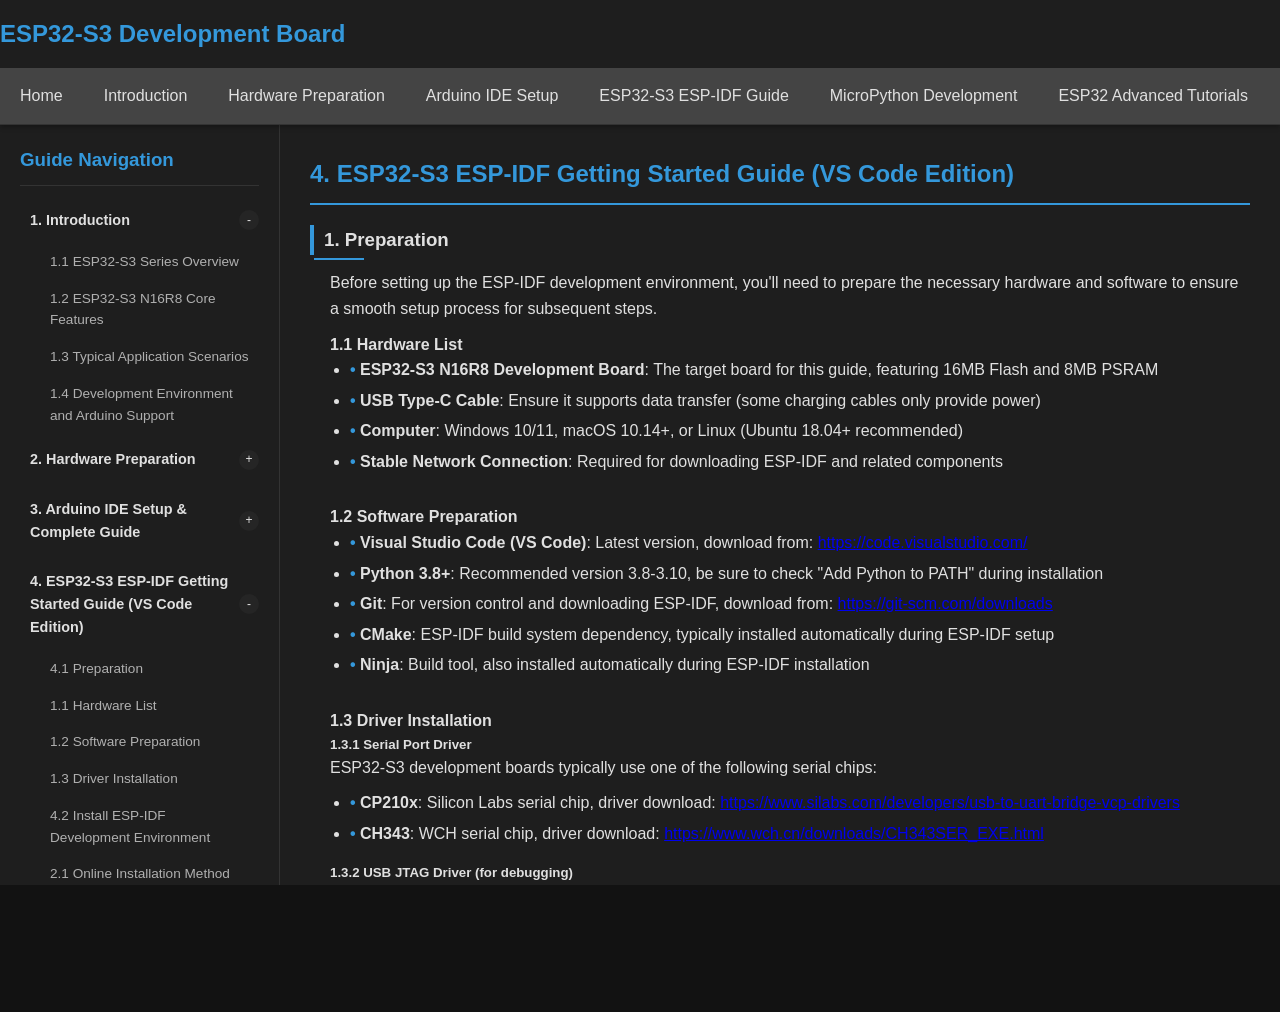
<file: module4.html>
<!DOCTYPE html>
<html lang="en">
<head>
    <meta charset="UTF-8">
    <meta name="viewport" content="width=device-width, initial-scale=1.0">
    <title>Module 4: ESP32-S3 ESP-IDF Getting Started Guide (VS Code Edition) - ESP32-S3 Development Board</title>
    <link rel="stylesheet" href="style.css">
</head>
<body>
    <header>
        <div class="container">
            <div class="header-top">
                <div class="logo">ESP32-S3 Development Board</div>
            </div>
            <nav class="main-nav">
                <ul>
                    <li><a href="index.html">Home</a></li>
                    <li><a href="module1.html">Introduction</a></li>
                    <li><a href="module2.html">Hardware Preparation</a></li>
                    <li><a href="module3.html">Arduino IDE Setup</a></li>
                    <li><a href="module4.html">ESP32-S3 ESP-IDF Guide</a></li>
                    <li><a href="module5.html">MicroPython Development</a></li>
                    <li><a href="module6.html">ESP32 Advanced Tutorials</a></li>
                    <li><a href="module7.html">Expansion & Summary</a></li>
                    <li><a href="module8.html">Technical Support & FAQ</a></li>
                </ul>
            </nav>
        </div>
    </header>

    <div class="container main-container">
        <aside class="sidebar">
            <h3>Guide Navigation</h3>
            <ul class="sidebar-nav">
                <li class="module-item">
                    <div class="module-header">
                        <a href="module1.html">1. Introduction</a>
                        <span class="toggle">+</span>
                    </div>
                    <ul class="submodule-list">
                        <li><a href="module1.html#module1-1">1.1 ESP32-S3 Series Overview</a></li>
                        <li><a href="module1.html#module1-2">1.2 ESP32-S3 N16R8 Core Features</a></li>
                        <li><a href="module1.html#module1-3">1.3 Typical Application Scenarios</a></li>
                        <li><a href="module1.html#module1-4">1.4 Development Environment and Arduino Support</a></li>
                    </ul>
                </li>
                <li class="module-item">
                    <div class="module-header">
                        <a href="module2.html">2. Hardware Preparation</a>
                        <span class="toggle">+</span>
                    </div>
                    <ul class="submodule-list">
                        <li><a href="module2.html#module2-1">2.1 Required Materials</a></li>
                        <li><a href="module2.html#module2-2">2.2 Detailed Notes and Operation Specifications</a></li>
                        <li><a href="module2.html#module2-3">2.3 Recommended Expansion Materials (Advanced Experiments)</a></li>
                        <li><a href="module2.html#module2-4">2.4 Common Errors and Troubleshooting</a></li>
                        <li><a href="module2.html#module2-5">2.5 Hardware Checklist (Before Each Experiment)</a></li>
                    </ul>
                </li>
                <li class="module-item">
                    <div class="module-header">
                        <a href="module3.html">3. Arduino IDE Setup & Complete Guide</a>
                        <span class="toggle">+</span>
                    </div>
                    <ul class="submodule-list">
                        <li><a href="module3.html#module3-1">3.1 Chapter 1: Arduino Development Environment Installation and Configuration</a></li>
                        <li><a href="module3.html#module3-2">3.2 Chapter 2: Hardware Basics and Pin Description</a></li>
                        <li><a href="module3.html#module3-3">3.3 Chapter 3: Arduino Programming Basics</a></li>
                        <li><a href="module3.html#module3-4">3.4 Chapter 4: LED Control (Digital Output)</a></li>
                        <li><a href="module3.html#module3-5">3.5 Chapter 5: Delay and Non-blocking Delay</a></li>
                        <li><a href="module3.html#module3-6">3.6 Chapter 6: Buttons (Digital Input)</a></li>
                        <li><a href="module3.html#module3-7">3.7 Chapter 7: External Interrupts</a></li>
                        <li><a href="module3.html#module3-8">3.8 Chapter 8: Serial Communication</a></li>
                        <li><a href="module3.html#module3-9">3.9 Chapter 9: Hardware Timers</a></li>
                        <li><a href="module3.html#module3-10">3.10 Chapter 10: PWM Pulse Width Modulation</a></li>
                        <li><a href="module3.html#module3-11">3.11 Chapter 11: ADC Analog-to-Digital Conversion</a></li>
                        <li><a href="module3.html#module3-12">3.12 Chapter 12: I2C Communication</a></li>
                        <li><a href="module3.html#module3-13">3.13 Chapter 13: SPI Communication</a></li>
                        <li><a href="module3.html#module3-14">3.14 Chapter 14: WiFi Network Communication</a></li>
                        <li><a href="module3.html#module3-15">3.15 Chapter 15: Bluetooth Communication</a></li>
                        <li><a href="module3.html#module3-16">3.16 Chapter 16: DVP Camera Module Usage</a></li>
                        <li><a href="module3.html#module3-17">3.17 Chapter 17: Comprehensive Project Practice</a></li>
                        <li><a href="module3.html#module3-18">3.18 Chapter 18: Common Problems and Troubleshooting</a></li>
                    </ul>
                </li>
                <li class="module-item">
                    <div class="module-header">
                        <a href="module4.html">4. ESP32-S3 ESP-IDF Getting Started Guide (VS Code Edition)</a>
                        <span class="toggle">-</span>
                    </div>
                    <ul class="submodule-list">
                        <li><a href="module4.html#module4-1">4.1 Preparation</a></li>
                        <li><a href="module4.html#module4-1-1">1.1 Hardware List</a></li>
                        <li><a href="module4.html#module4-1-2">1.2 Software Preparation</a></li>
                        <li><a href="module4.html#module4-1-3">1.3 Driver Installation</a></li>
                        <li><a href="module4.html#module4-2">4.2 Install ESP-IDF Development Environment</a></li>
                        <li><a href="module4.html#module4-2-1">2.1 Online Installation Method</a></li>
                        <li><a href="module4.html#module4-2-2">2.2 Offline Installation Method</a></li>
                        <li><a href="module4.html#module4-2-3">2.3 Environment Verification and PATH Check</a></li>
                        <li><a href="module4.html#module4-3">4.3 Configure VS Code Development Environment</a></li>
                        <li><a href="module4.html#module4-3-1">3.1 Install Espressif IDF Plugin</a></li>
                        <li><a href="module4.html#module4-3-2">3.2 Configure Plugin Basic Parameters</a></li>
                        <li><a href="module4.html#module4-3-3">3.3 Set Target Chip to ESP32-S3</a></li>
                        <li><a href="module4.html#module4-3-4">3.4 Configure Serial Port and Flashing Tool</a></li>
                        <li><a href="module4.html#module4-4">4.4 Hardware Feature Configuration (N16R8 Exclusive)</a></li>
                        <li><a href="module4.html#module4-4-1">4.1 Understanding N16R8</a></li>
                        <li><a href="module4.html#module4-4-2">4.2 Configure Flash Size</a></li>
                        <li><a href="module4.html#module4-4-3">4.3 Enable and Configure Octal PSRAM</a></li>
                        <li><a href="module4.html#module4-4-4">4.4 Custom Partition Table Configuration</a></li>
                        <li><a href="module4.html#module4-5">4.5 Create and Run First Project</a></li>
                        <li><a href="module4.html#module4-5-1">5.1 Create New ESP-IDF Project</a></li>
                        <li><a href="module4.html#module4-5-2">5.2 Common Build Options</a></li>
                        <li><a href="module4.html#module4-5-3">5.3 Flash Firmware and Serial Monitor</a></li>
                        <li><a href="module4.html#module4-5-4">5.4 Verify PSRAM Functionality</a></li>
                        <li><a href="module4.html#module4-6">4.6 Advanced: Using Built-in JTAG Debugging</a></li>
                        <li><a href="module4.html#module4-6-1">6.1 ESP32-S3 USB-JTAG Principle and Connection</a></li>
                        <li><a href="module4.html#module4-6-2">6.2 Configure VS Code launch.json</a></li>
                        <li><a href="module4.html#module4-6-3">6.3 Start JTAG Debugging and Set Breakpoints</a></li>
                        <li><a href="module4.html#module4-6-4">6.4 Common Debugging Error Troubleshooting</a></li>
                        <li><a href="module4.html#module4-7">4.7 Common Issues and Solutions</a></li>
                        <li><a href="module4.html#module4-7-1">7.1 Compilation Failure: Environment Variables or Path Issues</a></li>
                        <li><a href="module4.html#module4-7-2">7.2 Flashing Failure: Cannot Enter Download Mode</a></li>
                        <li><a href="module4.html#module4-7-3">7.3 PSRAM Initialization Failure Troubleshooting</a></li>
                        <li><a href="module4.html#module4-7-4">7.4 JTAG Connection Instability and Driver Issues</a></li>
                        <li><a href="module4.html#module4-8">4.8 Next Learning Suggestions</a></li>
                        <li><a href="module4.html#module4-8-1">8.1 Official ESP-IDF Programming Guide Reading Path</a></li>
                        <li><a href="module4.html#module4-8-2">8.2 Recommended Example Projects</a></li>
                        <li><a href="module4.html#module4-8-3">8.3 Community Resources and Forums</a></li>
                        <li><a href="module4.html#module4-8-4">8.4 Practical Project Suggestions</a></li>
                    </ul>
                </li>
                <li class="module-item">
                    <div class="module-header">
                        <a href="module5.html">5. MicroPython Development Guide for ESP32-S3</a>
                        <span class="toggle">+</span>
                    </div>
                    <ul class="submodule-list">
                        <li><a href="module5.html#module5-1">1. MicroPython Basics and Environment Setup</a></li>
                        <li><a href="module5.html#module5-2">2. MicroPython Basic Programming</a></li>
                        <li><a href="module5.html#module5-3">3. On-board RGB LED Control (NeoPixel / WS2812B)</a></li>
                        <li><a href="module5.html#module5-4">4. WiFi and Network Communication</a></li>
                        <li><a href="module5.html#module5-5">5. Peripheral Interfaces and Sensor Applications</a></li>
                        <li><a href="module5.html#module5-6">6. USB and OTG Features (HW-678 Special)</a></li>
                        <li><a href="module5.html#module5-7">7. Low Power and Advanced Features</a></li>
                        <li><a href="module5.html#module5-8">8. Comprehensive Project Practice</a></li>
                        <li><a href="module5.html#module5-9">Appendix</a></li>
                    </ul>
                </li>
                <li class="module-item">
                    <div class="module-header">
                        <a href="module6.html">6. ESP32 Advanced Tutorials</a>
                        <span class="toggle">+</span>
                    </div>
                    <ul class="submodule-list">
                        <li><a href="module6.html#module6-1">6.1 Project 1: Smart Environment Monitoring Station</a></li>
                        <li><a href="module6.html#module6-2">6.2 Project 2: WiFi Smart Switch</a></li>
                        <li><a href="module6.html#module6-3">6.3 Project 3: Bluetooth Low Energy Device</a></li>
                        <li><a href="module6.html#module6-4">6.4 Project 4: USB Device Simulation</a></li>
                        <li><a href="module6.html#module6-5">6.5 Project 5: Low Power Sensor Node</a></li>
                    </ul>
                </li>
                <li class="module-item">
                    <div class="module-header">
                        <a href="module7.html">7. Expansion & Summary</a>
                        <span class="toggle">+</span>
                    </div>
                    <ul class="submodule-list">
                        <li><a href="module7.html#module7-1">7.1 Further Experiment Suggestions</a></li>
                        <li><a href="module7.html#module7-2">7.2 Summary</a></li>
                    </ul>
                </li>
                <li class="module-item">
                    <div class="module-header">
                        <a href="module8.html">8. Technical Support & FAQ</a>
                        <span class="toggle">+</span>
                    </div>
                    <ul class="submodule-list">
                        <li><a href="module8.html#module8-1">8.1 Technical Support Resources</a></li>
                        <li><a href="module8.html#module8-2">8.2 Frequently Asked Questions</a></li>
                    </ul>
                </li>
            </ul>
        </aside>

        <main class="content">
            <section id="module4" class="module">
                <h2>4. ESP32-S3 ESP-IDF Getting Started Guide (VS Code Edition)</h2>
                
                <div id="module4-1" class="submodule">
                    <h3>1. Preparation</h3>
                    <div class="submodule-content">
                        <p>Before setting up the ESP-IDF development environment, you'll need to prepare the necessary hardware and software to ensure a smooth setup process for subsequent steps.</p>
                        
                        <div id="module4-1-1" class="submodule">
                            <h4>1.1 Hardware List</h4>
                            <ul>
                                <li><strong>ESP32-S3 N16R8 Development Board</strong>: The target board for this guide, featuring 16MB Flash and 8MB PSRAM</li>
                                <li><strong>USB Type-C Cable</strong>: Ensure it supports data transfer (some charging cables only provide power)</li>
                                <li><strong>Computer</strong>: Windows 10/11, macOS 10.14+, or Linux (Ubuntu 18.04+ recommended)</li>
                                <li><strong>Stable Network Connection</strong>: Required for downloading ESP-IDF and related components</li>
                            </ul>
                        </div>
                        
                        <div id="module4-1-2" class="submodule">
                            <h4>1.2 Software Preparation</h4>
                            <ul>
                                <li><strong>Visual Studio Code (VS Code)</strong>: Latest version, download from: <a href="https://code.visualstudio.com/" target="_blank">https://code.visualstudio.com/</a></li>
                                <li><strong>Python 3.8+</strong>: Recommended version 3.8-3.10, be sure to check "Add Python to PATH" during installation</li>
                                <li><strong>Git</strong>: For version control and downloading ESP-IDF, download from: <a href="https://git-scm.com/downloads" target="_blank">https://git-scm.com/downloads</a></li>
                                <li><strong>CMake</strong>: ESP-IDF build system dependency, typically installed automatically during ESP-IDF setup</li>
                                <li><strong>Ninja</strong>: Build tool, also installed automatically during ESP-IDF installation</li>
                            </ul>
                        </div>
                        
                        <div id="module4-1-3" class="submodule">
                            <h4>1.3 Driver Installation</h4>
                            <h5>1.3.1 Serial Port Driver</h5>
                            <p>ESP32-S3 development boards typically use one of the following serial chips:</p>
                            <ul>
                                <li><strong>CP210x</strong>: Silicon Labs serial chip, driver download: <a href="https://www.silabs.com/developers/usb-to-uart-bridge-vcp-drivers" target="_blank">https://www.silabs.com/developers/usb-to-uart-bridge-vcp-drivers</a></li>
                                <li><strong>CH343</strong>: WCH serial chip, driver download: <a href="https://www.wch.cn/downloads/CH343SER_EXE.html" target="_blank">https://www.wch.cn/downloads/CH343SER_EXE.html</a></li>
                            </ul>
                            
                            <h5>1.3.2 USB JTAG Driver (for debugging)</h5>
                            <p>ESP32-S3 includes built-in USB-JTAG functionality. Windows systems require using the Zadig tool to install the WinUSB driver:</p>
                            <ol>
                                <li>Download Zadig: <a href="https://zadig.akeo.ie/" target="_blank">https://zadig.akeo.ie/</a></li>
                                <li>Connect your ESP32-S3 development board to your computer</li>
                                <li>Open Zadig and locate "ESP32-S3 USB JTAG/serial debug unit" in the device list</li>
                                <li>Select "WinUSB" as the driver and click "Install Driver"</li>
                                <li>Wait for the driver installation to complete</li>
                            </ol>
                            
                            <h5>1.3.3 Driver Verification</h5>
                            <p>After installation, connect the development board to your computer. Open Device Manager (Windows) or use <code>ls /dev/tty*</code> (Linux/macOS) to verify that the serial device is recognized.</p>
                        </div>
                    </div>
                </div>

                <div id="module4-2" class="submodule">
                    <h3>2. Install ESP-IDF Development Environment</h3>
                    <div class="submodule-content">
                        <p>ESP-IDF (Espressif IoT Development Framework) is Espressif's official IoT development framework, providing comprehensive development support for chips like the ESP32-S3. Below are two installation methods:</p>
                        
                        <div id="module4-2-1" class="submodule">
                            <h4>2.1 Online Installation Method (VS Code Plugin One-click Installation)</h4>
                            <p>This is the recommended installation method for most users:</p>
                            <ol>
                                <li>Open VS Code and click the Extensions icon on the left (or press Ctrl+Shift+X)</li>
                                <li>Search for and install the "Espressif IDF" plugin (published by Espressif Systems)</li>
                                <li>After installation, press F1 to open the command palette</li>
                                <li>Type "ESP-IDF: Configure ESP-IDF Extension" and press Enter</li>
                                <li>Select the "Express" installation method</li>
                                <li>Choose an ESP-IDF version (recommend the latest stable version, such as v5.2.1)</li>
                                <li>Select an installation path (preferably one without Chinese characters or spaces, such as C:\Espressif)</li>
                                <li>Click "Install" to begin the installation process, and wait for the automatic download and installation to complete (approximately 10-30 minutes, depending on your network speed)</li>
                            </ol>
                            <p><strong>Note:</strong> During installation, you may encounter network issues like download failures. If this happens, try changing your network environment or use the offline installation method.</p>
                        </div>
                        
                        <div id="module4-2-2" class="submodule">
                            <h4>2.2 Offline Installation Method (ESP-IDF Official Installer)</h4>
                            <p>Ideal for users with limited network connectivity or those needing specific versions:</p>
                            <ol>
                                <li>Visit Espressif's official download page: <a href="https://docs.espressif.com/projects/esp-idf/en/latest/esp32s3/get-started/windows-setup.html#esp-idf-installer" target="_blank">https://docs.espressif.com/projects/esp-idf/en/latest/esp32s3/get-started/windows-setup.html#esp-idf-installer</a></li>
                                <li>Download the offline installer for your operating system</li>
                                <li>Run the installer and select an installation path (preferably without Chinese characters or spaces)</li>
                                <li>Choose the ESP-IDF version to install</li>
                                <li>Select ESP32-S3 as the target chip</li>
                                <li>Wait for the installation to complete (approximately 5-10 minutes)</li>
                            </ol>
                        </div>
                        
                        <div id="module4-2-3" class="submodule">
                            <h4>2.3 Environment Verification and PATH Check</h4>
                            <p>After installation, verify that your environment is correctly configured:</p>
                            <ol>
                                <li>Open Command Prompt (Windows) or Terminal (macOS/Linux)</li>
                                <li>Run the following command to check your ESP-IDF version:</li>
                            </ol>
                            <div class="code-box">
                                <pre><code>idf.py --version</code></pre>
                            </div>
                            <p>If it displays information like "esp-idf v5.2.1", the installation was successful.</p>
                            
                            <h5>2.3.1 Environment Variables Check</h5>
                            <p>Ensure the following environment variables are properly set:</p>
                            <ul>
                                <li><strong>IDF_PATH</strong>: Points to your ESP-IDF installation directory</li>
                                <li><strong>PATH</strong>: Includes paths to Python, Git, CMake, Ninja, and other required tools</li>
                            </ul>
                            
                            <h5>2.3.2 Common Issues Troubleshooting</h5>
                            <ul>
                                <li><strong>idf.py command not found</strong>: Verify that the PATH environment variable includes ESP-IDF tool paths</li>
                                <li><strong>Python dependencies missing</strong>: Run <code>python -m pip install -r $IDF_PATH/requirements.txt</code> to install missing dependencies</li>
                                <li><strong>Git errors</strong>: Ensure Git is correctly installed and added to your PATH</li>
                            </ul>
                        </div>
                    </div>
                </div>

                <div id="module4-3" class="submodule">
                    <h3>3. Configure VS Code Development Environment</h3>
                    <div class="submodule-content">
                        <p>After installing ESP-IDF, you'll need to configure VS Code to support ESP32-S3 development. Here are the detailed steps:</p>
                        
                        <div id="module4-3-1" class="submodule">
                            <h4>3.1 Install Espressif IDF Plugin</h4>
                            <ol>
                                <li>Open VS Code and click the Extensions icon on the left (or press Ctrl+Shift+X)</li>
                                <li>Type "Espressif IDF" in the search box</li>
                                <li>Find the plugin published by Espressif Systems and click "Install"</li>
                                <li>After installation, VS Code will prompt you to restart to activate the plugin</li>
                            </ol>
                        </div>
                        
                        <div id="module4-3-2" class="submodule">
                            <h4>3.2 Configure Plugin Basic Parameters</h4>
                            <ol>
                                <li>Press F1 to open the command palette</li>
                                <li>Type "ESP-IDF: Configure ESP-IDF Extension" and press Enter</li>
                                <li>Select "USE EXISTING SETUP" (if ESP-IDF is already installed)</li>
                                <li>Set the following paths:</li>
                                <ul>
                                    <li><strong>IDF_PATH</strong>: Points to your ESP-IDF installation directory, e.g., C:\Espressif\frameworks\esp-idf-v5.2.1</li>
                                    <li><strong>Python Environment</strong>: Select auto-detect or manually specify your Python interpreter path</li>
                                    <li><strong>Toolchain Path</strong>: Usually automatically detected, no manual setting needed</li>
                                </ul>
                                <li>Click "Finish" to complete the configuration</li>
                            </ol>
                        </div>
                        
                        <div id="module4-3-3" class="submodule">
                            <h4>3.3 Set Target Chip to ESP32-S3</h4>
                            <ol>
                                <li>Press F1 to open the command palette</li>
                                <li>Type "ESP-IDF: Set Target Device" and press Enter</li>
                                <li>Select "esp32s3" from the popup list</li>
                                <li>Wait for VS Code to complete the configuration update</li>
                            </ol>
                        </div>
                        
                        <div id="module4-3-4" class="submodule">
                            <h4>3.4 Configure Serial Port and Flashing Tool</h4>
                            <h5>3.4.1 Serial Port Configuration</h5>
                            <ol>
                                <li>Connect your ESP32-S3 development board to your computer via USB cable</li>
                                <li>In the VS Code bottom status bar, click the serial port icon (usually displays "No Serial Port")</li>
                                <li>Select the corresponding serial port from the popup list (e.g., COM3, /dev/ttyUSB0, etc.)</li>
                            </ol>
                            
                            <h5>3.4.2 Flashing Configuration</h5>
                            <ol>
                                <li>Press F1 to open the command palette</li>
                                <li>Type "ESP-IDF: Configure Flash Tool" and press Enter</li>
                                <li>Set the following parameters:</li>
                                <ul>
                                    <li><strong>Flash Speed</strong>: Default is 921600, can be adjusted as needed</li>
                                    <li><strong>Flash Mode</strong>: Default is qio, keep this setting</li>
                                    <li><strong>Flash Size</strong>: Select based on your actual board configuration, choose 16MB for N16R8</li>
                                </ul>
                            </ol>
                            
                            <h5>3.4.3 Configuration Verification</h5>
                            <p>After configuration, you can verify it using the following method:</p>
                            <ol>
                                <li>Press F1 to open the command palette</li>
                                <li>Type "ESP-IDF: Show ESP-IDF Environment Information" and press Enter</li>
                                <li>Check the environment information in the output window to confirm all paths and configurations are correct</li>
                            </ol>
                        </div>
                    </div>
                </div>

                <div id="module4-4" class="submodule">
                    <h3>4. Hardware Feature Configuration (N16R8 Exclusive)</h3>
                    <div class="submodule-content">
                        <p>The ESP32-S3 N16R8 development board features 16MB Flash and 8MB PSRAM, which require proper configuration to fully utilize their performance advantages. Here are the detailed configuration steps:</p>
                        
                        <div id="module4-4-1" class="submodule">
                            <h4>4.1 Understanding N16R8: 16MB Flash and 8MB PSRAM</h4>
                            <ul>
                                <li><strong>N16</strong>: Indicates 16MB of Flash storage for firmware, file systems, and data</li>
                                <li><strong>R8</strong>: Indicates 8MB of PSRAM (Pseudo Static RAM) for runtime memory, enhancing system performance</li>
                                <li><strong>Advantages</strong>: Larger storage capacity accommodates more complex applications, while additional memory supports multitasking and large data processing</li>
                            </ul>
                        </div>
                        
                        <div id="module4-4-2" class="submodule">
                            <h4>4.2 Configure Flash Size (16 MB) using menuconfig</h4>
                            <ol>
                                <li>Press F1 to open the command palette</li>
                                <li>Type "ESP-IDF: SDK Configuration Editor (menuconfig)" and press Enter</li>
                                <li>Navigate to "Serial flasher config" → "Flash size" in the configuration editor</li>
                                <li>Select "16MB" from the dropdown menu</li>
                                <li>Press Ctrl+S to save the configuration, then press ESC to exit</li>
                            </ol>
                        </div>
                        
                        <div id="module4-4-3" class="submodule">
                            <h4>4.3 Enable and Configure Octal PSRAM (8 MB Mode)</h4>
                            <ol>
                                <li>Navigate to "Component config" → "ESP32S3-specific" in menuconfig</li>
                                <li>Check the "Support for external, SPI-connected RAM" option</li>
                                <li>In the "SPI RAM config" section, select "Octal RAM" mode</li>
                                <li>Set "SPI RAM size" to "8MB"</li>
                                <li>Configure other PSRAM-related options as needed, such as memory allocation strategy</li>
                                <li>Press Ctrl+S to save the configuration, then press ESC to exit</li>
                            </ol>
                            <p><strong>Note:</strong> Octal PSRAM is an ESP32-S3 feature that offers higher bandwidth and performance compared to traditional SPI RAM.</p>
                        </div>
                        
                        <div id="module4-4-4" class="submodule">
                            <h4>4.4 Custom Partition Table (partitions.csv) Configuration</h4>
                            <p>The 16MB Flash provides ample space, allowing you to customize the partition table based on your project requirements:</p>
                            <ol>
                                <li>Locate the partitions.csv file in your project directory</li>
                                <li>Modify the partition table as needed, for example:</li>
                            </ol>
                            <div class="code-box">
                                <pre><code># Name,   Type, SubType, Offset,  Size, Flags
nvs,      data, nvs,     0x9000,  0x6000,
phy_init, data, phy,     0xf000,  0x1000,
factory,  app,  factory, 0x10000, 1M,
ota_0,    app,  ota_0,   0x110000,1M,
ota_1,    app,  ota_1,   0x210000,1M,
spiffs,   data, spiffs,  0x310000,12M,
</code></pre>
                            </div>
                            <p><strong>Explanation:</strong> The partition table example above allocates 1MB for factory firmware, 2MB for OTA updates, and 12MB for the SPIFFS file system. Adjust the size of each partition according to your specific needs.</p>
                            <ol start="3">
                                <li>After making modifications, confirm the partition table settings in menuconfig:</li>
                                <li>Navigate to "Partition Table" → "Partition table"</li>
                                <li>Select "Custom partition table CSV"</li>
                                <li>Set "Custom partition CSV file" to partitions.csv</li>
                                <li>Press Ctrl+S to save the configuration</li>
                            </ol>
                        </div>
                    </div>
                </div>

                <div id="module4-5" class="submodule">
                    <h3>5. Create and Run First Project</h3>
                    <div class="submodule-content">
                        <p>Now that we've completed the environment setup and configuration, let's create and run our first ESP32-S3 project to verify that the development environment works properly.</p>
                        
                        <div id="module4-5-1" class="submodule">
                            <h4>5.1 Create New ESP-IDF Project</h4>
                            <ol>
                                <li>Press F1 to open the command palette</li>
                                <li>Type "ESP-IDF: New Project" and press Enter</li>
                                <li>Fill in the project information:</li>
                                <ul>
                                    <li><strong>Project Name</strong>: hello_world_s3</li>
                                    <li><strong>Project Path</strong>: Select an English-named folder, avoiding Chinese characters and spaces</li>
                                    <li><strong>Template</strong>: Choose the "hello_world" template, which is the most basic example</li>
                                    <li><strong>Chip Target</strong>: esp32s3</li>
                                </ul>
                                <li>Click the "Create" button to generate the project</li>
                            </ol>
                        </div>
                        
                        <div id="module4-5-2" class="submodule">
                            <h4>5.2 Common Build Options</h4>
                            <ol>
                                <li>In the VS Code bottom status bar, click the "Build" button (or press F1 → ESP-IDF: Build Project)</li>
                                <li>Wait for the compilation to complete; the first compilation may take longer (5-10 minutes)</li>
                                <li>After successful compilation, you'll see a "Build complete." message in the terminal</li>
                            </ol>
                            
                            <h5>5.2.1 Build Options Configuration</h5>
                            <p>Build options can be configured in the following files:</p>
                            <ul>
                                <li><strong>CMakeLists.txt</strong>: Project-level build configuration</li>
                                <li><strong>sdkconfig</strong>: Configuration file generated through menuconfig</li>
                                <li><strong>component.mk</strong>: Component-level build configuration (if using components)</li>
                            </ul>
                        </div>
                        
                        <div id="module4-5-3" class="submodule">
                            <h4>5.3 Flash Firmware and Serial Monitor</h4>
                            <h5>5.3.1 Flash Firmware</h5>
                            <ol>
                                <li>Ensure your ESP32-S3 development board is connected to your computer</li>
                                <li>In the VS Code bottom status bar, click the "Flash" button (or press F1 → ESP-IDF: Flash Project)</li>
                                <li>Wait for the flashing process to complete; you'll see a "Flash complete." message after successful flashing</li>
                            </ol>
                            
                            <h5>5.3.2 Serial Monitor</h5>
                            <ol>
                                <li>After flashing is complete, click the "Monitor" button in the bottom status bar (or press F1 → ESP-IDF: Monitor)</li>
                                <li>In the serial monitor window, you can view the device's startup information and output</li>
                                <li>Press Ctrl+] to exit the serial monitor</li>
                            </ol>
                        </div>
                        
                        <div id="module4-5-4" class="submodule">
                            <h4>5.4 Verify PSRAM Functionality</h4>
                            <p>Modify the main.c file of the hello_world project to add PSRAM test code:</p>
                            <div class="code-box">
                                <pre><code>#include &lt;stdio.h&gt;
#include "esp_heap_caps.h"
#include "esp_chip_info.h"
#include "freertos/FreeRTOS.h"
#include "freertos/task.h"

void app_main(void)
{
    esp_chip_info_t chip_info;
    esp_chip_info(&chip_info);
    printf("Chip info: %s\n", CONFIG_IDF_TARGET);
    printf("CPU cores: %d\n", chip_info.cores);
    printf("Flash size: %d MB\n", spi_flash_get_chip_size() / (1024 * 1024));
    
    // Detect PSRAM
    if (chip_info.features & CHIP_FEATURE_EMB_PSRAM) {
        printf("PSRAM is available\n");
        size_t psram_size = heap_caps_get_free_size(MALLOC_CAP_SPIRAM);
        printf("Free PSRAM: %zu bytes (%zu MB)\n", psram_size, psram_size / (1024 * 1024));
        
        // Try to allocate PSRAM memory
        void *psram_ptr = heap_caps_malloc(1024 * 1024, MALLOC_CAP_SPIRAM);
        if (psram_ptr) {
            printf("PSRAM allocation successful! Allocated 1MB\n");
            heap_caps_free(psram_ptr);
        } else {
            printf("PSRAM allocation failed!\n");
        }
    } else {
        printf("PSRAM is not available\n");
    }
    
    // Print Hello World
    printf("Hello world!\n");
    
    // Delay 5 seconds before exiting
    vTaskDelay(5000 / portTICK_PERIOD_MS);
}
</code></pre>
                            </div>
                            <ol>
                                <li>After saving the file, recompile and flash the project</li>
                                <li>Open the serial monitor to view the output</li>
                                <li>If PSRAM is configured correctly, you'll see output similar to:</li>
                            </ol>
                            <div class="code-box">
                                <pre><code>Chip info: esp32s3
CPU cores: 2
Flash size: 16 MB
PSRAM is available
Free PSRAM: 8388608 bytes (8 MB)
PSRAM allocation successful! Allocated 1MB
Hello world!
</code></pre>
                            </div>
                        </div>
                    </div>
                </div>

                <div id="module4-6" class="submodule">
                    <h3>6. Advanced: Using Built-in JTAG Debugging</h3>
                    <div class="submodule-content">
                        <p>The ESP32-S3 features built-in USB-JTAG functionality, eliminating the need for additional debugger hardware. Professional hardware debugging can be achieved through the USB Type-C interface. Here are the detailed debugging configuration and usage steps:</p>
                        
                        <div id="module4-6-1" class="submodule">
                            <h4>6.1 ESP32-S3 USB-JTAG Principle and Connection</h4>
                            <ul>
                                <li><strong>Principle</strong>: The ESP32-S3 integrates a USB-JTAG controller, providing JTAG debugging functionality through the USB Type-C interface</li>
                                <li><strong>Advantages</strong>: No need for additional debugger hardware, saving cost and space</li>
                                <li><strong>Connection Method</strong>: Directly connect the development board and computer using a USB Type-C cable</li>
                                <li><strong>Driver Requirements</strong>: Windows systems require WinUSB driver installation (using the Zadig tool)</li>
                            </ul>
                        </div>
                        
                        <div id="module4-6-2" class="submodule">
                            <h4>6.2 Configure VS Code launch.json Debug File</h4>
                            <ol>
                                <li>Press F1 to open the command palette</li>
                                <li>Type "ESP-IDF: Select Debug Method" and press Enter</li>
                                <li>Select the "JTAG" debugging method</li>
                                <li>Press F5 to start debugging</li>
                                <li>Select "ESP32-S3 Built-in JTAG" in the popup dialog</li>
                                <li>VS Code will automatically generate the launch.json file</li>
                            </ol>
                            <p>Generated launch.json file example:</p>
                            <div class="code-box">
                                <pre><code>{
  "version": "0.2.0",
  "configurations": [
    {
      "name": "ESP32-S3 Built-in JTAG",
      "type": "cppdbg",
      "request": "launch",
      "MIMode": "gdb",
      "miDebuggerPath": "${command:espIdf.getGdbPath}",
      "program": "${workspaceFolder}/build/${command:espIdf.getProjectName}.elf",
      "setupCommands": [
        {
          "text": "target remote ${config:idf.debug.port}",
          "description": "Connect to target"
        },
        {
          "text": "mon reset halt",
          "description": "Reset target"
        },
        {
          "text": "flushregs",
          "description": "Flush registers"
        }
      ],
      "externalConsole": false,
      "logging": {
        "engineLogging": true
      }
    }
  ]
}
</code></pre>
                            </div>
                        </div>
                        
                        <div id="module4-6-3" class="submodule">
                            <h4>6.3 Start JTAG Debugging (F5) and Set Breakpoints</h4>
                            <h5>6.3.1 Set Breakpoints</h5>
                            <ol>
                                <li>In the code editor, click the blank area to the left of the line number to set a breakpoint</li>
                                <li>The breakpoint will be displayed as a red dot</li>
                            </ol>
                            
                            <h5>6.3.2 Start Debugging</h5>
                            <ol>
                                <li>Press F5 to start debugging</li>
                                <li>VS Code will automatically compile, flash, and start the debugging session</li>
                                <li>The program will stop execution at the breakpoint</li>
                            </ol>
                            
                            <h5>6.3.3 Debugging Operations</h5>
                            <ul>
                                <li><strong>Step Over</strong>: F10 (skip function) or F11 (enter function)</li>
                                <li><strong>Continue Execution</strong>: F5</li>
                                <li><strong>Pause Execution</strong>: F6</li>
                                <li><strong>View Variables</strong>: View in the "Variables" panel of the debug window</li>
                                <li><strong>View Memory</strong>: View in the "Memory" panel of the debug window</li>
                                <li><strong>View Call Stack</strong>: View in the "Call Stack" panel of the debug window</li>
                            </ul>
                        </div>
                        
                        <div id="module4-6-4" class="submodule">
                            <h4>6.4 Common Debugging Error Troubleshooting</h4>
                            <h5>6.4.1 Driver Issues</h5>
                            <ul>
                                <li><strong>Symptoms</strong>: Cannot connect to JTAG device</li>
                                <li><strong>Solution</strong>: Reinstall the WinUSB driver using Zadig</li>
                            </ul>
                            
                            <h5>6.4.2 Connection Issues</h5>
                            <ul>
                                <li><strong>Symptoms</strong>: Connection unstable or disconnected</li>
                                <li><strong>Solution</strong>: Try reconnecting the USB cable, use a high-quality USB data cable</li>
                            </ul>
                            
                            <h5>6.4.3 Permission Issues</h5>
                            <ul>
                                <li><strong>Symptoms</strong>: Cannot access USB device</li>
                                <li><strong>Solution</strong>: Run VS Code as administrator (Windows) or add udev rules (Linux)</li>
                            </ul>
                            
                            <h5>6.4.4 Firmware Issues</h5>
                            <ul>
                                <li><strong>Symptoms</strong>: Program crashes or behaves abnormally during debugging</li>
                                <li><strong>Solution</strong>: Ensure firmware is correctly flashed, check for hardware access errors in code</li>
                            </ul>
                        </div>
                    </div>
                </div>

                <div id="module4-7" class="submodule">
                    <h3>7. Common Issues and Solutions</h3>
                    <div class="submodule-content">
                        <p>During ESP32-S3 ESP-IDF development, you may encounter various issues. Here are some common problems and their solutions:</p>
                        
                        <div id="module4-7-1" class="submodule">
                            <h4>7.1 Compilation Failure: Environment Variables or Path Issues</h4>
                            <h5>Problem Description</h5>
                            <ul>
                                <li>Compilation error: "idf.py: command not found"</li>
                                <li>Compilation error: missing Python dependencies</li>
                                <li>Compilation error: cannot find header files or library files</li>
                            </ul>
                            
                            <h5>Solution</h5>
                            <ol>
                                <li>Verify that the system environment variable PATH includes ESP-IDF-related paths</li>
                                <li>Reconfigure VS Code plugin paths to ensure IDF_PATH is set correctly</li>
                                <li>Run <code>python -m pip install -r $IDF_PATH/requirements.txt</code> to install missing Python dependencies</li>
                                <li>Ensure your ESP-IDF version is compatible with the project</li>
                            </ol>
                        </div>
                        
                        <div id="module4-7-2" class="submodule">
                            <h4>7.2 Flashing Failure: Cannot Enter Download Mode</h4>
                            <h5>Problem Description</h5>
                            <ul>
                                <li>Flashing error: "Failed to connect to ESP32-S3"</li>
                                <li>Flashing error: "Timed out waiting for packet header"</li>
                                <li>Development board not recognized</li>
                            </ul>
                            
                            <h5>Solution</h5>
                            <ol>
                                <li>Ensure your USB cable supports data transfer</li>
                                <li>Manually enter download mode: hold the BOOT button, press the EN button once, then release the BOOT button</li>
                                <li>Verify the serial port driver is correctly installed</li>
                                <li>Try using a different USB port or computer</li>
                                <li>Check for potential hardware issues with the development board</li>
                            </ol>
                        </div>
                        
                        <div id="module4-7-3" class="submodule">
                            <h4>7.3 PSRAM Initialization Failure Troubleshooting</h4>
                            <h5>Problem Description</h5>
                            <ul>
                                <li>Startup error: "PSRAM initialization failed"</li>
                                <li>Program cannot allocate PSRAM memory</li>
                                <li>System runs unstable</li>
                            </ul>
                            
                            <h5>Solution</h5>
                            <ol>
                                <li>Verify PSRAM configuration in menuconfig:</li>
                                <ul>
                                    <li>Confirm "Support for external, SPI-connected RAM" is enabled</li>
                                    <li>Confirm "Octal RAM" mode is selected</li>
                                    <li>Confirm the correct RAM size (8MB) is set</li>
                                </ul>
                                <li>Check hardware connections</li>
                                <li>Try reducing PSRAM frequency (adjust in menuconfig)</li>
                                <li>Ensure your ESP-IDF version supports Octal PSRAM</li>
                            </ol>
                        </div>
                        
                        <div id="module4-7-4" class="submodule">
                            <h4>7.4 JTAG Connection Instability and Driver Issues</h4>
                            <h5>Problem Description</h5>
                            <ul>
                                <li>Cannot connect to JTAG device</li>
                                <li>Connection disconnects during debugging</li>
                                <li>Driver installation failure</li>
                            </ul>
                            
                            <h5>Solution</h5>
                            <ol>
                                <li>Reinstall the WinUSB driver using Zadig:</li>
                                <ul>
                                    <li>Open Zadig and select "ESP32-S3 USB JTAG/serial debug unit"</li>
                                    <li>Select "WinUSB" as the driver and click "Install Driver"</li>
                                </ul>
                                <li>Use a high-quality USB data cable</li>
                                <li>Try running VS Code as administrator</li>
                                <li>Check if the USB port is stable, try a different USB port</li>
                                <li>Ensure your ESP32-S3 firmware supports JTAG debugging</li>
                            </ol>
                        </div>
                        
                        <div id="module4-7-5" class="submodule">
                            <h4>7.5 Flash Space Insufficient Issues</h4>
                            <h5>Problem Description</h5>
                            <ul>
                                <li>Compilation error: "region `iram0_0_seg' overflowed by xxx bytes"</li>
                                <li>Flashing error: insufficient Flash space</li>
                            </ul>
                            
                            <h5>Solution</h5>
                            <ol>
                                <li>Optimize code to reduce memory usage</li>
                                <li>Adjust partition table configuration in menuconfig</li>
                                <li>Use PSRAM to store large data</li>
                                <li>Consider using higher level compilation optimizations (set in menuconfig)</li>
                            </ol>
                        </div>
                    </div>
                </div>

                <div id="module4-8" class="submodule">
                    <h3>8. Next Learning Suggestions</h3>
                    <div class="submodule-content">
                        <p>After completing the ESP32-S3 ESP-IDF environment setup and basic project, here are recommended learning paths and resources to help you further improve your development skills:</p>
                        
                        <div id="module4-8-1" class="submodule">
                            <h4>8.1 Official ESP-IDF Programming Guide Reading Path</h4>
                            <h5>Basic Stage</h5>
                            <ul>
                                <li><strong>Get Started</strong>: Official getting started guide, understand basic concepts and workflow of ESP-IDF</li>
                                <li><strong>Hello World Example</strong>: Familiarize yourself with project structure and basic compilation process</li>
                                <li><strong>Build System</strong>: Understand CMake and build system working principles</li>
                            </ul>
                            
                            <h5>Intermediate Stage</h5>
                            <ul>
                                <li><strong>FreeRTOS</strong>: Learn real-time operating system usage, including task management, queues, semaphores, etc.</li>
                                <li><strong>Peripheral Drivers</strong>: Learn usage of GPIO, I2C, SPI, UART and other peripherals</li>
                                <li><strong>Network Programming</strong>: Learn implementation of Wi-Fi, TCP/IP, MQTT and other network protocols</li>
                                <li><strong>File Systems</strong>: Learn usage of SPIFFS, FATFS and other file systems</li>
                            </ul>
                            
                            <h5>Advanced Stage</h5>
                            <ul>
                                <li><strong>Power Management</strong>: Learn low-power modes and power optimization</li>
                                <li><strong>Security Features</strong>: Learn secure boot, flash encryption and other security functions</li>
                                <li><strong>OTA Updates</strong>: Learn implementation of firmware remote updates</li>
                                <li><strong>AI Features</strong>: Explore ESP32-S3's AI acceleration capabilities</li>
                            </ul>
                        </div>
                        
                        <div id="module4-8-2" class="submodule">
                            <h4>8.2 Recommended Example Projects</h4>
                            <h5>Network Related</h5>
                            <ul>
                                <li><strong>station</strong>: Wi-Fi client mode example</li>
                                <li><strong>softap</strong>: Wi-Fi access point mode example</li>
                                <li><strong>web_server</strong>: Build a simple web server</li>
                                <li><strong>mqtt</strong>: MQTT client example</li>
                            </ul>
                            
                            <h5>Bluetooth Related</h5>
                            <ul>
                                <li><strong>ble_peripheral</strong>: BLE peripheral mode example</li>
                                <li><strong>ble_central</strong>: BLE central mode example</li>
                                <li><strong>ble_uart</strong>: BLE UART service example</li>
                            </ul>
                            
                            <h5>Graphical Interface</h5>
                            <ul>
                                <li><strong>lvgl</strong>: LVGL graphics library example</li>
                                <li><strong>tft</strong>: TFT display driver example</li>
                            </ul>
                            
                            <h5>Advanced Features</h5>
                            <ul>
                                <li><strong>usb</strong>: USB device/host function example</li>
                                <li><strong>camera</strong>: Camera interface example</li>
                                <li><strong>audio</strong>: Audio processing example</li>
                            </ul>
                        </div>
                        
                        <div id="module4-8-3" class="submodule">
                            <h4>8.3 Community Resources and Forums</h4>
                            <h5>Official Resources</h5>
                            <ul>
                                <li><strong>Espressif Official Forum</strong>: <a href="https://www.esp32.com/" target="_blank">https://www.esp32.com/</a></li>
                                <li><strong>ESP-IDF Documentation</strong>: <a href="https://docs.espressif.com/projects/esp-idf/en/latest/esp32s3/" target="_blank">https://docs.espressif.com/projects/esp-idf/en/latest/esp32s3/</a></li>
                                <li><strong>GitHub Repository</strong>: <a href="https://github.com/espressif/esp-idf" target="_blank">https://github.com/espressif/esp-idf</a></li>
                            </ul>
                            
                            <h5>International Communities</h5>
                            <ul>
                                <li><strong>ESP32 Community Forum</strong>: Global technical exchange and resource sharing</li>
                                <li><strong>Reddit r/esp32</strong>: Discussion forum for ESP32-related topics</li>
                                <li><strong>YouTube</strong>: Many ESP32-related video tutorials and project demonstrations</li>
                            </ul>
                            
                            <h5>Learning Resources</h5>
                            <ul>
                                <li><strong>Espressif Technical Blog</strong>: Follow official blog posts and technical articles</li>
                                <li><strong>Online Courses</strong>: ESP32-related courses on platforms like Coursera, Udemy</li>
                                <li><strong>Open Source Projects</strong>: Explore excellent ESP32 open source projects on GitHub</li>
                            </ul>
                        </div>
                        
                        <div id="module4-8-4" class="submodule">
                            <h4>8.4 Practical Project Suggestions</h4>
                            <ul>
                                <li><strong>Smart Environment Monitoring Station</strong>: Use sensors to collect temperature, humidity, air quality and other data, then upload to cloud platform via Wi-Fi</li>
                                <li><strong>Wi-Fi Smart Switch</strong>: Remotely control home appliances through a mobile app</li>
                                <li><strong>BLE Low Power Device</strong>: Develop BLE devices that can connect to smartphones</li>
                                <li><strong>USB Device Simulation</strong>: Use ESP32-S3's USB-OTG function to simulate keyboard, mouse and other devices</li>
                                <li><strong>Low Power Sensor Node</strong>: Develop battery-powered low-power sensor nodes</li>
                            </ul>
                        </div>
                    </div>
                </div>
            </section>
        </main>
    </div>

    <footer>
        <div class="container">
            <div class="footer-content">
                <div class="footer-links">
                    <a href="#">About Us</a>
                    <a href="#">Contact Us</a>
                    <a href="#">Privacy Policy</a>
                    <a href="#">Terms of Service</a>
                    <a href="#">Resources</a>
                </div>
                <div class="copyright">
                    <p>&copy; 2026 ESP32-S3 Development Board Guide</p>
                </div>
            </div>
        </div>
    </footer>

    <script src="script.js"></script>
</body>
</html>
</file>
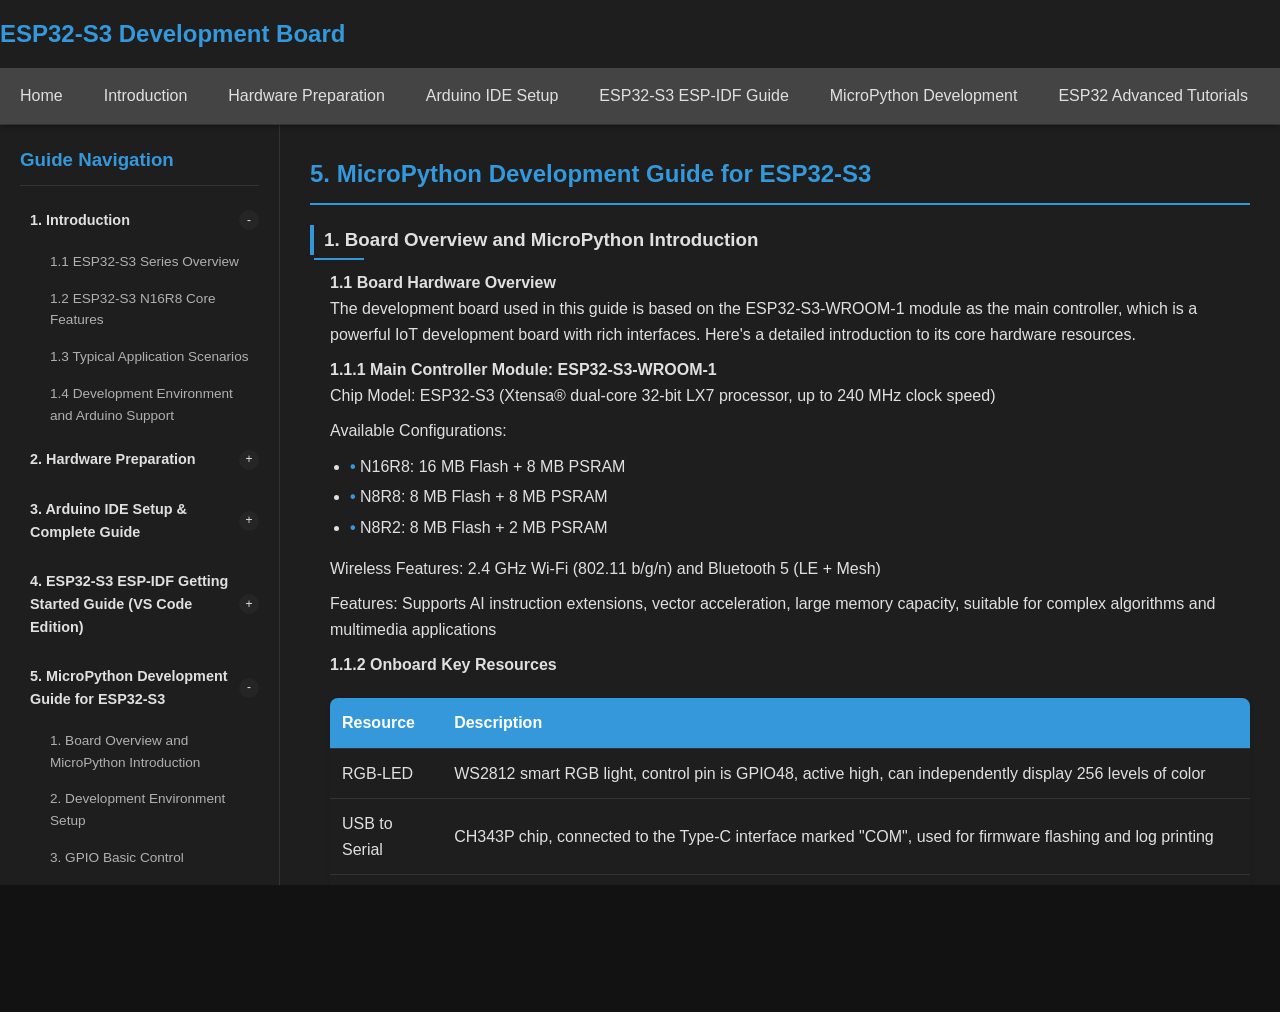
<file: module5.html>
<!DOCTYPE html>
<html lang="en">
<head>
    <meta charset="UTF-8">
    <meta name="viewport" content="width=device-width, initial-scale=1.0">
    <title>Module 5: MicroPython Development Guide for ESP32-S3 - ESP32-S3 Development Board</title>
    <link rel="stylesheet" href="style.css">
</head>
<body>
    <header>
        <div class="container">
            <div class="header-top">
                <div class="logo">ESP32-S3 Development Board</div>
            </div>
            <nav class="main-nav">
                <ul>
                    <li><a href="index.html">Home</a></li>
                    <li><a href="module1.html">Introduction</a></li>
                    <li><a href="module2.html">Hardware Preparation</a></li>
                    <li><a href="module3.html">Arduino IDE Setup</a></li>
                    <li><a href="module4.html">ESP32-S3 ESP-IDF Guide</a></li>
                    <li><a href="module5.html">MicroPython Development</a></li>
                    <li><a href="module6.html">ESP32 Advanced Tutorials</a></li>
                    <li><a href="module7.html">Expansion & Summary</a></li>
                    <li><a href="module8.html">Technical Support & FAQ</a></li>
                </ul>
            </nav>
        </div>
    </header>

    <div class="container main-container">
        <aside class="sidebar">
            <h3>Guide Navigation</h3>
            <ul class="sidebar-nav">
                <li class="module-item">
                    <div class="module-header">
                        <a href="module1.html">1. Introduction</a>
                        <span class="toggle">+</span>
                    </div>
                    <ul class="submodule-list">
                        <li><a href="module1.html#module1-1">1.1 ESP32-S3 Series Overview</a></li>
                        <li><a href="module1.html#module1-2">1.2 ESP32-S3 N16R8 Core Features</a></li>
                        <li><a href="module1.html#module1-3">1.3 Typical Application Scenarios</a></li>
                        <li><a href="module1.html#module1-4">1.4 Development Environment and Arduino Support</a></li>
                    </ul>
                </li>
                <li class="module-item">
                    <div class="module-header">
                        <a href="module2.html">2. Hardware Preparation</a>
                        <span class="toggle">+</span>
                    </div>
                    <ul class="submodule-list">
                        <li><a href="module2.html#module2-1">2.1 Required Materials</a></li>
                        <li><a href="module2.html#module2-2">2.2 Detailed Notes and Operation Specifications</a></li>
                        <li><a href="module2.html#module2-3">2.3 Recommended Expansion Materials (Advanced Experiments)</a></li>
                        <li><a href="module2.html#module2-4">2.4 Common Errors and Troubleshooting</a></li>
                        <li><a href="module2.html#module2-5">2.5 Hardware Checklist (Before Each Experiment)</a></li>
                    </ul>
                </li>
                <li class="module-item">
                    <div class="module-header">
                        <a href="module3.html">3. Arduino IDE Setup & Complete Guide</a>
                        <span class="toggle">+</span>
                    </div>
                    <ul class="submodule-list">
                        <li><a href="module3.html#module3-1">3.1 Chapter 1: Arduino Development Environment Installation and Configuration</a></li>
                        <li><a href="module3.html#module3-2">3.2 Chapter 2: Hardware Basics and Pin Description</a></li>
                        <li><a href="module3.html#module3-3">3.3 Chapter 3: Arduino Programming Basics</a></li>
                        <li><a href="module3.html#module3-4">3.4 Chapter 4: LED Control (Digital Output)</a></li>
                        <li><a href="module3.html#module3-5">3.5 Chapter 5: Delay and Non-blocking Delay</a></li>
                        <li><a href="module3.html#module3-6">3.6 Chapter 6: Buttons (Digital Input)</a></li>
                        <li><a href="module3.html#module3-7">3.7 Chapter 7: External Interrupts</a></li>
                        <li><a href="module3.html#module3-8">3.8 Chapter 8: Serial Communication</a></li>
                        <li><a href="module3.html#module3-9">3.9 Chapter 9: Hardware Timers</a></li>
                        <li><a href="module3.html#module3-10">3.10 Chapter 10: PWM Pulse Width Modulation</a></li>
                        <li><a href="module3.html#module3-11">3.11 Chapter 11: ADC Analog-to-Digital Conversion</a></li>
                        <li><a href="module3.html#module3-12">3.12 Chapter 12: I2C Communication</a></li>
                        <li><a href="module3.html#module3-13">3.13 Chapter 13: SPI Communication</a></li>
                        <li><a href="module3.html#module3-14">3.14 Chapter 14: WiFi Network Communication</a></li>
                        <li><a href="module3.html#module3-15">3.15 Chapter 15: Bluetooth Communication</a></li>
                        <li><a href="module3.html#module3-16">3.16 Chapter 16: DVP Camera Module Usage</a></li>
                        <li><a href="module3.html#module3-17">3.17 Chapter 17: Comprehensive Project Practice</a></li>
                        <li><a href="module3.html#module3-18">3.18 Chapter 18: Common Problems and Troubleshooting</a></li>
                    </ul>
                </li>
                <li class="module-item">
                    <div class="module-header">
                        <a href="module4.html">4. ESP32-S3 ESP-IDF Getting Started Guide (VS Code Edition)</a>
                        <span class="toggle">+</span>
                    </div>
                    <ul class="submodule-list">
                        <li><a href="module4.html#module4-1">1. Preparation</a></li>
                        <li><a href="module4.html#module4-2">2. Install ESP-IDF Environment</a></li>
                        <li><a href="module4.html#module4-3">3. Configure VS Code Development Environment</a></li>
                        <li><a href="module4.html#module4-4">4. Create and Run First Project</a></li>
                        <li><a href="module4.html#module4-5">5. Advanced: Using Built-in JTAG Debugging</a></li>
                        <li><a href="module4.html#module4-6">6. Common Issues and Solutions</a></li>
                        <li><a href="module4.html#module4-7">7. Next Learning Suggestions</a></li>
                    </ul>
                </li>
                <li class="module-item">
                    <div class="module-header">
                        <a href="module5.html">5. MicroPython Development Guide for ESP32-S3</a>
                        <span class="toggle">-</span>
                    </div>
                    <ul class="submodule-list">
                        <li><a href="module5.html#module5-1">1. Board Overview and MicroPython Introduction</a></li>
                        <li><a href="module5.html#module5-2">2. Development Environment Setup</a></li>
                        <li><a href="module5.html#module5-3">3. GPIO Basic Control</a></li>
                        <li><a href="module5.html#module5-4">4. Onboard RGB-LED (WS2812) Programming</a></li>
                        <li><a href="module5.html#module5-5">5. Button Input and Interrupts</a></li>
                        <li><a href="module5.html#module5-6">6. Serial Communication (UART)</a></li>
                        <li><a href="module5.html#module5-7">7. I2C and SPI Interfaces</a></li>
                        <li><a href="module5.html#module5-8">8. WiFi Networking and Network Communication</a></li>
                        <li><a href="module5.html#module5-9">9. USB-OTG Function Usage</a></li>
                        <li><a href="module5.html#module5-10">10. Timers and PWM</a></li>
                        <li><a href="module5.html#module5-11">11. Advanced Features and Project Practice</a></li>
                        <li><a href="module5.html#module5-12">12. Common Issues and Debugging Tips</a></li>
                    </ul>
                </li>
                <li class="module-item">
                    <div class="module-header">
                        <a href="module6.html">6. ESP32 Advanced Tutorials</a>
                        <span class="toggle">+</span>
                    </div>
                    <ul class="submodule-list">
                        <li><a href="module6.html#module6-1">6.1 Project 1: Smart Environment Monitoring Station</a></li>
                        <li><a href="module6.html#module6-2">6.2 Project 2: WiFi Smart Switch</a></li>
                        <li><a href="module6.html#module6-3">6.3 Project 3: Bluetooth Low Energy Device</a></li>
                        <li><a href="module6.html#module6-4">6.4 Project 4: USB Device Simulation</a></li>
                        <li><a href="module6.html#module6-5">6.5 Project 5: Low Power Sensor Node</a></li>
                    </ul>
                </li>
                <li class="module-item">
                    <div class="module-header">
                        <a href="module7.html">7. Expansion & Summary</a>
                        <span class="toggle">+</span>
                    </div>
                    <ul class="submodule-list">
                        <li><a href="module7.html#module7-1">7.1 Further Experiment Suggestions</a></li>
                        <li><a href="module7.html#module7-2">7.2 Summary</a></li>
                    </ul>
                </li>
                <li class="module-item">
                    <div class="module-header">
                        <a href="module8.html">8. Technical Support & FAQ</a>
                        <span class="toggle">+</span>
                    </div>
                    <ul class="submodule-list">
                        <li><a href="module8.html#module8-1">8.1 Technical Support Resources</a></li>
                        <li><a href="module8.html#module8-2">8.2 Frequently Asked Questions</a></li>
                    </ul>
                </li>
            </ul>
        </aside>

        <main class="content">
            <section id="module5" class="module">
                <h2>5. MicroPython Development Guide for ESP32-S3</h2>
                
                <div id="module5-1" class="submodule">
                    <h3>1. Board Overview and MicroPython Introduction</h3>
                    <div class="submodule-content">
                        <h4>1.1 Board Hardware Overview</h4>
                        <p>The development board used in this guide is based on the ESP32-S3-WROOM-1 module as the main controller, which is a powerful IoT development board with rich interfaces. Here's a detailed introduction to its core hardware resources.</p>
                        
                        <h4>1.1.1 Main Controller Module: ESP32-S3-WROOM-1</h4>
                        <p>Chip Model: ESP32-S3 (Xtensa® dual-core 32-bit LX7 processor, up to 240 MHz clock speed)</p>
                        <p>Available Configurations:</p>
                        <ul>
                            <li>N16R8: 16 MB Flash + 8 MB PSRAM</li>
                            <li>N8R8: 8 MB Flash + 8 MB PSRAM</li>
                            <li>N8R2: 8 MB Flash + 2 MB PSRAM</li>
                        </ul>
                        <p>Wireless Features: 2.4 GHz Wi-Fi (802.11 b/g/n) and Bluetooth 5 (LE + Mesh)</p>
                        <p>Features: Supports AI instruction extensions, vector acceleration, large memory capacity, suitable for complex algorithms and multimedia applications</p>
                        
                        <h4>1.1.2 Onboard Key Resources</h4>
                        <table>
                            <tr>
                                <th>Resource</th>
                                <th>Description</th>
                            </tr>
                            <tr>
                                <td>RGB-LED</td>
                                <td>WS2812 smart RGB light, control pin is GPIO48, active high, can independently display 256 levels of color</td>
                            </tr>
                            <tr>
                                <td>USB to Serial</td>
                                <td>CH343P chip, connected to the Type-C interface marked "COM", used for firmware flashing and log printing</td>
                            </tr>
                            <tr>
                                <td>USB-OTG</td>
                                <td>Another Type-C interface, can be used as USB Host/Device after shorting the resistor on the board (or using a 0Ω resistor), supports USB drives, keyboards, etc.</td>
                            </tr>
                            <tr>
                                <td>Buttons</td>
                                <td>RST button (reset), BOOT button (enter download mode during flashing)</td>
                            </tr>
                            <tr>
                                <td>Power</td>
                                <td>LDO voltage regulator, supports 3.3~5V power supply (input through either Type-C port)</td>
                            </tr>
                            <tr>
                                <td>IO Ports</td>
                                <td>About 36 available GPIOs, including I2C, SPI, UART, ADC, touch and other peripheral functions</td>
                            </tr>
                        </table>
                        <p>Notes:</p>
                        <ul>
                            <li>Before using USB-OTG functionality, you need to short the "USB" pad on the board (usually a 0Ω resistor or shorting jumper).</li>
                            <li>The two Type-C interfaces have different functions: the one with "COM" silkscreen is for serial communication and firmware download; the other "USB" interface is for OTG functionality (can also be used for download by holding BOOT while powering up).</li>
                        </ul>
                        
                        <h4>1.1.3 Hardware Pinout Key Points</h4>
                        <p>Common function pins (based on typical board layout):</p>
                        <ul>
                            <li>UART0: GPIO43 (TX0), GPIO44 (RX0) → connected to CH343P, communicates with PC</li>
                            <li>BOOT button: GPIO0 (low level when pressed)</li>
                            <li>RGB-LED (WS2812): GPIO48</li>
                            <li>I2C: typically GPIO1(SDA)/GPIO2(SCL) or GPIO4(SDA)/GPIO5(SCL) (refer to schematic for specifics)</li>
                            <li>ADC1: multiple channels including GPIO1~GPIO10</li>
                        </ul>
                        <p>Pin voltage: All are 3.3V logic, do not directly input 5V, otherwise the chip may be damaged</p>
                        <p>For detailed pin mapping, please refer to the official ESP32-S3 datasheet and development board schematic (available from customer service).</p>
                        
                        <h4>1.2 MicroPython Introduction and Advantages</h4>
                        <p>MicroPython is a streamlined and efficient implementation of Python 3, specifically designed for microcontrollers and embedded systems. It preserves the core syntax of Python while providing direct hardware manipulation interfaces, allowing developers to easily control GPIO, I2C, SPI, WiFi and other peripherals with Python.</p>
                        
                        <h4>1.2.1 Why Choose MicroPython?</h4>
                        <ul>
                            <li>Easy to learn and use: Python syntax is concise, no complex compilation environment configuration required, suitable for rapid prototyping.</li>
                            <li>Interactive programming: Through serial REPL (interactive interpreter), you can execute code in real-time and debug hardware, similar to "command line operation".</li>
                            <li>Rich library support: Built-in modules like machine, network, neopixel, socket, covering common hardware and network functions.</li>
                            <li>Cross-platform: The same code can run on multiple development boards like ESP32, ESP8266, RP2040 with minor modifications.</li>
                            <li>Strong community: Plenty of open-source examples and third-party libraries, shortening development cycle.</li>
                        </ul>
                        
                        <h4>1.2.2 MicroPython Adaptation to ESP32-S3</h4>
                        <p>ESP32-S3 has large PSRAM (up to 8MB) and dual-core processor, and MicroPython firmware has been fully optimized for it:</p>
                        <ul>
                            <li>Supports dual-core mode, can implement multi-threading through _thread module.</li>
                            <li>Supports USB-OTG (TinyUSB library), can simulate keyboard, mouse or read/write USB drives.</li>
                            <li>Supports simultaneous WiFi and Bluetooth operation.</li>
                            <li>Built-in NeoPixel (WS2812) driver for direct RGB-LED control.</li>
                        </ul>
                        
                        <h4>1.3 Target Audience and Learning Objectives</h4>
                        <h4>1.3.1 Target Audience</h4>
                        <ul>
                            <li>Enthusiasts with some Python foundation who want to get started with IoT hardware</li>
                            <li>Students or engineers in electronics and computer-related majors</li>
                            <li>Designers who need to quickly validate IoT product prototypes</li>
                            <li>Learners who want to switch from Arduino to a more efficient language</li>
                        </ul>
                        
                        <h4>1.3.2 Learning Objectives</h4>
                        <p>After completing this guide, you will be able to:</p>
                        <ul>
                            <li>Independently set up the ESP32-S3 MicroPython development environment (firmware flashing, IDE configuration).</li>
                            <li>Control onboard resources: light up RGB-LED, read buttons, use serial port for debugging information.</li>
                            <li>Connect external sensors: read temperature and humidity, display OLED through I2C/SPI.</li>
                            <li>Implement WiFi communication: connect to network, send HTTP requests, build simple web server.</li>
                            <li>Apply USB-OTG: read/write USB drives, connect keyboard/mouse.</li>
                            <li>Complete practical projects: such as WiFi clock, remote control RGB light, MQTT data reporting, etc.</li>
                        </ul>
                        
                        <h4>Chapter Summary</h4>
                        <p>This chapter introduced the hardware composition of the development board (ESP32-S3-WROOM-1 module, WS2812 RGB-LED, dual Type-C interfaces, buttons, etc.), explained the basic concept of MicroPython and its advantages on ESP32-S3, and provided the learning audience and objectives of this guide. Starting from the next chapter, we will set up the development environment and write our first MicroPython program.</p>
                    </div>
                </div>

                <div id="module5-2" class="submodule">
                    <h3>2. Development Environment Setup</h3>
                    <div class="submodule-content">
                        <p>After completing the hardware introduction in Chapter 1, this chapter will guide you through setting up the ESP32-S3 MicroPython development environment from scratch. The entire process is divided into four steps: firmware acquisition → flashing tool installation → firmware flashing → IDE configuration and testing. This chapter adopts a progressive structure of "toolchain configuration → firmware flashing → IDE debugging", and it is recommended to follow the order.</p>
                        
                        <h4>2.1 Firmware Acquisition</h4>
                        <h4>2.1.1 MicroPython Official Firmware Download</h4>
                        <p>MicroPython officially provides precompiled firmware for ESP32-S3, which can be obtained by visiting the official download page.</p>
                        <p>Open your browser and visit the MicroPython official download page: <code>https://micropython.org/download/ESP32_GENERIC_S3/</code></p>
                        <p>You can see multiple versions of firmware files in the list. It is recommended to choose the version with SPIRAM_OCT identifier (corresponding to the PSRAM equipped on your development board). The common configuration of this development board is N16R8 (16MB Flash + 8MB PSRAM), so it is recommended to select the firmware in the format of ESP32_GENERIC_S3-SPIRAM_OCT-xxx.bin.</p>
                        <p>Download the .bin format firmware file and save it to an easily accessible local path (such as desktop or a dedicated folder). The official website download speed may be slow, and you can also use the firmware file provided in the supporting materials package.</p>
                        <p>Note: Do not download .dfu or other format files. ESP32-S3 requires .bin format firmware.</p>
                        
                        <h4>2.2 Flashing Tool Installation</h4>
                        <p>To flash MicroPython firmware into the ESP32-S3 Flash, you need to use the esptool.py flashing tool provided by Espressif. This tool is based on Python and can be easily installed through pip.</p>
                        
                        <h4>2.2.1 Install Python (if not already installed)</h4>
                        <p>Visit the Python official website: <code>https://www.python.org/downloads/</code></p>
                        <p>Download Python 3.7 or higher version (recommended 3.10+), and make sure to check the "Add Python to PATH" option during installation.</p>
                        <p>After installation is complete, open the command line (CMD or PowerShell) and enter the following command to verify the installation:</p>
                        <pre><code>python --version</code></pre>
                        <p>If the Python version number is displayed, the installation is successful.</p>
                        
                        <h4>2.2.2 Install esptool</h4>
                        <p>Execute the following command in the command line:</p>
                        <pre><code>pip install esptool</code></pre>
                        <p>If you encounter permission issues (e.g., on Linux/macOS), you can add the --user parameter:</p>
                        <pre><code>pip install esptool --user</code></pre>
                        <p>After installation, you can verify the version:</p>
                        <pre><code>esptool.py version</code></pre>
                        <p>Note: On some systems, you may need to use python -m esptool instead of directly calling the esptool command.</p>
                        
                        <h4>2.2.3 Install Serial Driver (CH343P)</h4>
                        <p>This development board uses CH343P as the USB-to-serial chip, and you need to install the corresponding driver to recognize the serial port on the computer.</p>
                        
                        <p>Windows system:</p>
                        <ul>
                            <li>Visit WCH's official download page: <code>https://www.wch.cn/downloads/CH343SER_EXE.html</code></li>
                            <li>Download the "CH343SER_EXE" one-click installation program.</li>
                            <li>Double-click to run, click the "Install" button, and wait for the installation to complete.</li>
                        </ul>
                        
                        <p>macOS system:</p>
                        <ul>
                            <li>Visit WCH's official website to download the CH343 macOS driver package.</li>
                            <li>After decompression, double-click the .dmg file and drag the driver into the "Applications" folder to complete the installation.</li>
                        </ul>
                        
                        <p>Linux system:</p>
                        <p>The Linux kernel has built-in CH34x series drivers, so no additional installation is usually required. The system will automatically recognize the development board when it is plugged in.</p>
                        
                        <p>After the driver is installed, connect the development board to the computer via a Type-C cable (please use a USB cable that supports data transmission, not just a charging cable), and open "Device Manager" (Windows) to check if a new COM port (such as COM3, COM4, etc.) appears under "Ports (COM and LPT)". If you can see it, the driver installation is successful and the development board has been correctly recognized.</p>
                        
                        <h4>2.3 Firmware Flashing</h4>
                        <h4>2.3.1 Comparison of Two Flashing Methods</h4>
                        <p>Two flashing methods are provided for different user habits:</p>
                        
                        <table>
                            <tr>
                                <th>Comparison</th>
                                <th>Method 1: Command-line flashing (esptool)</th>
                                <th>Method 2: One-click flashing in Thonny</th>
                            </tr>
                            <tr>
                                <td>Target users</td>
                                <td>Developers familiar with command line</td>
                                <td>Beginners, those who want one-stop configuration</td>
                            </tr>
                            <tr>
                                <td>Flexibility</td>
                                <td>High (customizable erase and flash parameters)</td>
                                <td>Medium (automated process)</td>
                            </tr>
                            <tr>
                                <td>Additional dependencies</td>
                                <td>Requires separate installation of esptool</td>
                                <td>Only requires Thonny installation</td>
                            </tr>
                            <tr>
                                <td>Recommended scenario</td>
                                <td>Firmware upgrade, batch flashing</td>
                                <td>Initial environment setup</td>
                            </tr>
                        </table>
                        
                        <p>Both methods can complete firmware flashing. It is recommended for beginners to use Method 2 (one-click flashing in Thonny) first, as it is simpler and more intuitive. The following introduces them respectively.</p>
                        
                        <h4>Method 1: Command-line flashing (esptool)</h4>
                        <h4>Step 1: Put the development board into download mode</h4>
                        <p>Before flashing MicroPython firmware, you need to put ESP32-S3 into download (flashing) mode:</p>
                        <ul>
                            <li>Connect the development board (Type-C interface marked COM) to the computer using a USB data cable.</li>
                            <li>Hold down the BOOT button.</li>
                            <li>Press the RST button once (then release the RST button).</li>
                            <li>Release the BOOT button.</li>
                        </ul>
                        <p>The development board is now in flashing mode, waiting to receive firmware.</p>
                        <p>Note: For some development boards during first flashing or when firmware is damaged, the above operation is necessary; if the development board already has MicroPython and only needs firmware upgrade, sometimes you can flash directly without pressing the BOOT button, but for safety, it is recommended to perform this operation every time.</p>
                        
                        <h4>Step 2: Check the serial port number corresponding to the development board</h4>
                        <p>Execute the following command in the command line to check available serial ports:</p>
                        <pre><code>python -m serial.tools.list_ports</code></pre>
                        <p>Or check in Windows Device Manager under "Ports (COM and LPT)", usually displayed as COM3, COM4, etc.</p>
                        
                        <h4>Step 3: Erase Flash (important)</h4>
                        <p>Before flashing new firmware, it is recommended to erase the original data on Flash to avoid conflicts caused by residual data:</p>
                        <pre><code>esptool.py --chip esp32s3 --port COM4 erase_flash</code></pre>
                        <p>Replace COM4 with your actual serial port number.</p>
                        
                        <h4>Step 4: Flash firmware</h4>
                        <p>Execute the following command to flash the firmware (note to modify the firmware path and serial port number):</p>
                        <pre><code>esptool.py --chip esp32s3 --port COM4 --baud 115200 write_flash 0x0 "firmware_file_path.bin"</code></pre>
                        <p>Example:</p>
                        <pre><code>esptool.py --chip esp32s3 --port COM4 --baud 115200 write_flash 0x0 "C:\Users\YourName\Desktop\ESP32_GENERIC_S3-SPIRAM_OCT-xxx.bin"</code></pre>
                        <p>Key note: The Flash start address of ESP32-S3 is 0x0, which is different from ESP32 (address is 0x1000). Be sure not to fill it wrong.</p>
                        
                        <h4>Step 5: Verify flashing success</h4>
                        <p>After flashing is completed, the command line will display success prompts such as "Hash of data verified". At this time, press the RST button to reset the development board and start it, and you can enter the MicroPython environment.</p>
                        
                        <h4>Method 2: One-click flashing in Thonny (recommended for beginners)</h4>
                        <h4>Step 1: Install Thonny</h4>
                        <ul>
                            <li>Visit Thonny official website: <code>https://thonny.org/</code></li>
                            <li>Download the corresponding installation package according to your operating system.</li>
                            <li>Run the installation program and follow the prompts to complete the installation (it is recommended to use an English path for the installation path, do not include Chinese characters).</li>
                        </ul>
                        
                        <h4>Step 2: Connect the development board</h4>
                        <p>Connect the development board to the computer via a USB cable (using the Type-C interface marked COM).</p>
                        
                        <h4>Step 3: Open Thonny and configure the interpreter</h4>
                        <ul>
                            <li>Open Thonny and click Menu → Run → Configure Interpreter (or directly click the Python version area in the lower right corner of the Thonny window to quickly access).</li>
                            <li>In the pop-up window, select "MicroPython (ESP32)".</li>
                            <li>In the "Port" drop-down box, select the COM port corresponding to the development board.</li>
                        </ul>
                        
                        <h4>Step 4: Flash firmware</h4>
                        <ul>
                            <li>Click the "Install or update MicroPython (esptool)" button in the lower right corner of the window.</li>
                            <li>Click the "≡" icon next to "Install" and select "Select local MicroPython image...".</li>
                            <li>In the pop-up file selection dialog, find and select the .bin firmware file you downloaded earlier, and click "Open".</li>
                            <li>After confirming that "Target port" is the correct COM port, click "Install" to start flashing.</li>
                            <li>Wait for the progress bar to complete, and display "Done!" flashing success prompt.</li>
                        </ul>
                        
                        <h4>Step 5: Complete configuration</h4>
                        <p>After flashing is completed, click "OK", and the Shell window at the bottom of Thonny will appear with the >>> prompt, indicating that you have successfully connected to the ESP32-S3 REPL, and the environment setup is complete.</p>
                        
                        <h4>2.4 Development Tool Selection and Configuration</h4>
                        <h4>2.4.1 Comparison of Three Mainstream IDEs</h4>
                        <table>
                            <tr>
                                <th>IDE</th>
                                <th>Supported Platforms</th>
                                <th>Advantages</th>
                                <th>Disadvantages</th>
                            </tr>
                            <tr>
                                <td>Thonny</td>
                                <td>Win/Mac/Linux</td>
                                <td>Lightweight, simple, built-in REPL and file management</td>
                                <td>Relatively basic features</td>
                            </tr>
                            <tr>
                                <td>Mu Editor</td>
                                <td>Win/Mac/Linux</td>
                                <td>Designed for MicroPython, clean interface</td>
                                <td>Lower update frequency</td>
                            </tr>
                            <tr>
                                <td>VS Code + PyMakr</td>
                                <td>Win/Mac/Linux</td>
                                <td>Powerful features, supports code completion and Git</td>
                                <td>Slightly complex configuration</td>
                            </tr>
                        </table>
                        
                        <p>Beginners are recommended to use Thonny, which has complete functions and is ready to use. The following instructions take Thonny as an example.</p>
                        
                        <h4>2.4.2 Thonny Basic Configuration and Usage</h4>
                        <p>After successful connection, the Thonny interface is divided into two areas:</p>
                        <ul>
                            <li>Upper code editing area: used for writing and saving Python scripts.</li>
                            <li>Lower Shell window (REPL): can directly interact with ESP32-S3 and execute MicroPython commands line by line.</li>
                        </ul>
                        <p>Enter the following command in the Shell window to test the connection:</p>
                        <pre><code>print("Hello ESP32-S3!")</code></pre>
                        <p>If you can see the output, the development environment is fully configured successfully.</p>
                        
                        <h4>2.4.3 Thonny File Management Function</h4>
                        <p>Through View → Files (or the file icon on the toolbar), you can open the file manager panel. The panel is divided into left and right sides:</p>
                        <ul>
                            <li>Left side: Local computer files.</li>
                            <li>Right side: Files on the ESP32-S3 development board.</li>
                        </ul>
                        <p>You can transfer .py files between the computer and the development board through drag and drop or right-click menu. Save the code file as main.py and upload it to the root directory of the development board, and the development board will automatically run this file the next time it starts.</p>
                        
                        <h4>2.4.4 Alternative IDE: VS Code + PyMakr (recommended for advanced users)</h4>
                        <p>If you are already used to using VS Code for development, you can get a better development experience by installing the PyMakr extension.</p>
                        <ul>
                            <li>Search for and install PyMakr in the VS Code extension marketplace.</li>
                            <li>After installation, configure the serial port baud rate in the settings (ESP32-S3 is usually 115200).</li>
                            <li>Select "PyMakr: Connect" through the command palette (Ctrl+Shift+P) to connect to the development board.</li>
                            <li>After successful connection, you can write code, run scripts, and manage files in VS Code.</li>
                        </ul>
                        <p>The advantage of PyMakr over Thonny is that it has more complete code completion and supports Git version control integration, which is suitable for scenarios with larger project scale or team collaboration.</p>
                        
                        <h4>2.5 First MicroPython Program</h4>
                        <h4>2.5.1 Run directly through REPL</h4>
                        <p>Enter the following code in the Thonny Shell window:</p>
                        <pre><code>from machine import Pin
import time

led = Pin(2, Pin.OUT)   # Assume onboard LED is on GPIO2 (adjust according to actual development board)
led.value(1)            # Turn on LED
time.sleep(1)           # Delay 1 second
led.value(0)            # Turn off LED</code></pre>
                        <p>Note: The onboard LED pins of different development boards may be different. If GPIO2 has no response, you can check the development board schematic to confirm the actual pin number of the onboard LED. The WS2812 RGB-LED control pin of this development board is GPIO48, but WS2812 needs to be controlled through the NeoPixel library, which will be detailed in Chapter 4. This is just to verify the REPL function.</p>
                        
                        <h4>2.5.2 Save and run script</h4>
                        <ul>
                            <li>Enter the above code in the Thonny code editing area.</li>
                            <li>Click Menu → File → Save As...</li>
                            <li>In the pop-up window, select "MicroPython Device", save the file to the development board, and name the file main.py.</li>
                            <li>Press the RST button to reset the development board, and the program will run automatically.</li>
                        </ul>
                        
                        <h4>2.5.3 Testing and debugging tips</h4>
                        <ul>
                            <li>Press Ctrl+C in the Shell to interrupt the running program.</li>
                            <li>Press Ctrl+D to perform a soft reset (software reset, does not clear memory).</li>
                            <li>Enter help() to view help information for MicroPython built-in modules.</li>
                            <li>Press Ctrl+E to enter paste mode, where you can paste multiple lines of code into the REPL for execution at once.</li>
                        </ul>
                        
                        <h4>2.6 Common Issues and Solutions</h4>
                        <h4>Q1: Computer cannot recognize the development board serial port (no new port in Device Manager)</h4>
                        <p>Reason 1: CH343P driver is not installed correctly.</p>
                        <p>Solution: Re-download and install the CH343P driver, then re-plug the USB cable after installation.</p>
                        <p>Reason 2: The USB cable is only for charging and does not support data transmission.</p>
                        <p>Solution: Replace with a USB cable that supports data transmission.</p>
                        
                        <h4>Q2: Prompt "Failed to connect to ESP32-S3" during flashing</h4>
                        <p>Reason: The development board is not in download mode.</p>
                        <p>Solution: Ensure strictly following the sequence of "hold BOOT → press RST → release RST → release BOOT".</p>
                        
                        <h4>Q3: Cannot connect to REPL after flashing, no >>> prompt in Shell window</h4>
                        <p>Reason: Firmware flashing is incomplete or Flash is not erased.</p>
                        <p>Solution: First execute esptool.py erase_flash to erase the entire Flash, then re-flash the firmware.</p>
                        
                        <h4>Q4: Prompt "write_flash address 0x0" error during flashing</h4>
                        <p>Reason: The Flash start address of ESP32-S3 is 0x0. If you use ESP32's flashing parameters (such as 0x1000), an error will be reported.</p>
                        <p>Solution: Confirm that the address in the flashing command is 0x0.</p>
                        
                        <h4>Q5: Progress bar gets stuck or no response for a long time when flashing with Thonny</h4>
                        <p>Solution: Disconnect the development board connection, close Thonny, reopen it and follow the steps to re-flash. If it still fails, you can use the command-line esptool method.</p>
                        
                        <h4>Chapter Summary</h4>
                        <p>This chapter completed the complete setup of the ESP32-S3 MicroPython development environment. The core steps include:</p>
                    </div>
                </div>

                <div id="module5-3" class="submodule">
                    <h3>3. GPIO Basic Control</h3>
                    <div class="submodule-content">
                        <p>This chapter will introduce the basic usage methods of the general-purpose input/output (GPIO) pins of ESP32-S3. You will learn how to configure pins as digital outputs (controlling LED on/off) and digital inputs (reading button status), as well as how to configure internal pull-up/pull-down resistors. This knowledge is the foundation for all hardware control projects.</p>
                        
                        <h4>3.1 Pin Numbering Rules (Based on Board Testing)</h4>
                        <p>In MicroPython, the machine.Pin class is used to operate GPIO. Pin numbers directly use the GPIO numbers on the chip, for example, Pin(4) represents GPIO4.</p>
                        
                        <table>
                            <tr>
                                <th>GPIO</th>
                                <th>Main Function (According to Schematic)</th>
                                <th>Notes</th>
                            </tr>
                            <tr>
                                <td>0</td>
                                <td>BOOT button (active low)</td>
                                <td>Pulling low at power-on enters download mode, not recommended as normal output</td>
                            </tr>
                            <tr>
                                <td>1</td>
                                <td>General GPIO</td>
                                <td>Available</td>
                            </tr>
                            <tr>
                                <td>2</td>
                                <td>General GPIO</td>
                                <td>Available</td>
                            </tr>
                            <tr>
                                <td>3</td>
                                <td>ADC1_2, TOUCH3</td>
                                <td>Available (ADC1 channel)</td>
                            </tr>
                            <tr>
                                <td>4</td>
                                <td>ADC1_3, TOUCH4</td>
                                <td>Available</td>
                            </tr>
                            <tr>
                                <td>5</td>
                                <td>General GPIO</td>
                                <td>Available</td>
                            </tr>
                            <tr>
                                <td>6</td>
                                <td>ADC1_5, TOUCH6</td>
                                <td>Available</td>
                            </tr>
                            <tr>
                                <td>7</td>
                                <td>ADC1_6, TOUCH7</td>
                                <td>Available</td>
                            </tr>
                            <tr>
                                <td>8</td>
                                <td>ADC1_7, TOUCH8</td>
                                <td>Available</td>
                            </tr>
                            <tr>
                                <td>9</td>
                                <td>ADC1_8, TOUCH9</td>
                                <td>Available</td>
                            </tr>
                            <tr>
                                <td>10</td>
                                <td>ADC1_9, TOUCH10</td>
                                <td>Available</td>
                            </tr>
                            <tr>
                                <td>11</td>
                                <td>ADC1_0, TOUCH11</td>
                                <td>Available</td>
                            </tr>
                            <tr>
                                <td>12</td>
                                <td>ADC1_1, TOUCH12</td>
                                <td>Available</td>
                            </tr>
                            <tr>
                                <td>13</td>
                                <td>ADC1_2, TOUCH13</td>
                                <td>Available</td>
                            </tr>
                            <tr>
                                <td>14</td>
                                <td>ADC1_3, TOUCH14</td>
                                <td>Available</td>
                            </tr>
                            <tr>
                                <td>15</td>
                                <td>ADC1_4, U0RTS</td>
                                <td>Available</td>
                            </tr>
                            <tr>
                                <td>16</td>
                                <td>ADC1_5, U0CTS</td>
                                <td>Available</td>
                            </tr>
                            <tr>
                                <td>17</td>
                                <td>ADC1_6, U1TXD</td>
                                <td>Available</td>
                            </tr>
                            <tr>
                                <td>18</td>
                                <td>ADC1_7, U1RXD</td>
                                <td>Available</td>
                            </tr>
                            <tr>
                                <td>19</td>
                                <td>USB_D-</td>
                                <td>Cannot be used as normal GPIO when using USB-OTG</td>
                            </tr>
                            <tr>
                                <td>20</td>
                                <td>USB_D+</td>
                                <td>Cannot be used as normal GPIO when using USB-OTG</td>
                            </tr>
                            <tr>
                                <td>21</td>
                                <td>General GPIO (RTC available)</td>
                                <td>Available</td>
                            </tr>
                            <tr>
                                <td>35</td>
                                <td>SPII06 / FSPID / SUBSPID</td>
                                <td>Available (SPI bus related)</td>
                            </tr>
                            <tr>
                                <td>36</td>
                                <td>SPII07 / FSPICLK / SUBSPICLK</td>
                                <td>Available</td>
                            </tr>
                            <tr>
                                <td>37</td>
                                <td>SPIDQS / FSPIQ / SUBSPIQ</td>
                                <td>Available</td>
                            </tr>
                            <tr>
                                <td>38</td>
                                <td>FSPIWP / SUBSPIWP</td>
                                <td>Available</td>
                            </tr>
                            <tr>
                                <td>39</td>
                                <td>MTCK / CLK_OUT3</td>
                                <td>Available (Note: ADC2 is affected by WiFi)</td>
                            </tr>
                            <tr>
                                <td>40</td>
                                <td>MTDO / CLK_OUT2</td>
                                <td>Available</td>
                            </tr>
                            <tr>
                                <td>41</td>
                                <td>MTDI / CLK_OUT1</td>
                                <td>Available</td>
                            </tr>
                            <tr>
                                <td>42</td>
                                <td>MTMS</td>
                                <td>Available</td>
                            </tr>
                            <tr>
                                <td>43</td>
                                <td>U0TXD (Main serial port TX)</td>
                                <td>Connected to CH343P, used for REPL</td>
                            </tr>
                            <tr>
                                <td>44</td>
                                <td>U0RXD (Main serial port RX)</td>
                                <td>Connected to CH343P, used for REPL</td>
                            </tr>
                            <tr>
                                <td>45</td>
                                <td>VSPI</td>
                                <td>Available</td>
                            </tr>
                            <tr>
                                <td>46</td>
                                <td>LOG (Debug output)</td>
                                <td>May be occupied by system, use with caution</td>
                            </tr>
                            <tr>
                                <td>47</td>
                                <td>SPICLK_P</td>
                                <td>Available</td>
                            </tr>
                            <tr>
                                <td>48</td>
                                <td>RGB / RGB_LED (WS2812 control)</td>
                                <td>Unique control pin for onboard RGB-LED</td>
                            </tr>
                        </table>
                        
                        <p>Important Limitations Summary：</p>
                        <ul>
                            <li>GPIO0: Connected to BOOT button, has internal pull-up resistor, low level when pressed. If low at reset, it enters download mode, so it should not be pulled low for long periods or used as an output to drive loads in programs.</li>
                            <li>GPIO19 and GPIO20: USB function pins. If USB-OTG is enabled (e.g., using usb_cdc or usb_hid functions), these pins cannot be used as normal GPIO.</li>
                            <li>ADC2 channels (some pins in GPIO11~20) cannot be used normally when WiFi is enabled because the WiFi protocol stack occupies ADC2. It is recommended to use ADC1 (GPIO1~10) for analog acquisition.</li>
                            <li>All GPIO are 3.3V logic level, do not directly input 5V, otherwise the chip may be damaged.</li>
                        </ul>
                        
                        <h4>3.1.2 Quick Detection of Available Pins</h4>
                        <p>You can quickly verify which pins can be used normally through the following MicroPython code:</p>
                        <pre><code>from machine import Pin

# List of possible pin numbers on the development board
candidate_pins = [0,1,2,3,4,5,6,7,8,9,10,11,12,13,14,15,16,17,18,19,20,21,
                   35,36,37,38,39,40,41,42,43,44,45,46,47,48]

for gpio in candidate_pins:
    try:
        p = Pin(gpio, Pin.IN)
        print(f"GPIO{gpio} is available")
    except ValueError:
        print(f"GPIO{gpio} is not available")
    except Exception as e:
        print(f"GPIO{gpio} error: {e}")</code></pre>
                        
                        <h4>3.2 Digital Output: Controlling LED</h4>
                        <p>Digital output is used to control switch-type devices such as LEDs, relays, buzzers, etc. We will use an external LED (or an LED connected to an unused GPIO on the development board) for demonstration.</p>
                        
                        <h4>3.2.1 Hardware Connection</h4>
                        <p>Prepare a 5mm LED and a 220Ω~1kΩ current-limiting resistor. Connect the LED's positive electrode (long leg) to GPIO4 through the resistor, and the negative electrode to the development board's GND.</p>
                        <p>If you don't have an external LED temporarily, you can also use the onboard WS2812 RGB-LED for testing, but WS2812 is not a regular LED and requires a dedicated library (which will be detailed in Chapter 4). This chapter recommends using an external LED to learn basic output.</p>
                        
                        <h4>3.2.2 Controlling LED On/Off</h4>
                        <p>In MicroPython, first import the Pin class from the machine module, then create a Pin object and set it to output mode.</p>
                        <pre><code>from machine import Pin
import time

# Configure GPIO4 as output mode
led = Pin(4, Pin.OUT)

# Turn on LED (high level)
led.value(1)
time.sleep(1)

# Turn off LED (low level)
led.value(0)
time.sleep(1)

# You can also use led.on() and led.off() methods
led.on()   # Turn on
time.sleep(1)
led.off()  # Turn off</code></pre>
                        
                        <h4>3.2.3 Blinking LED (Classic Example)</h4>
                        <pre><code>from machine import Pin
import time

led = Pin(4, Pin.OUT)

while True:
    led.value(1)
    time.sleep(0.5)
    led.value(0)
    time.sleep(0.5)</code></pre>
                        <p>Press Ctrl+C to terminate the loop.</p>
                        
                        <h4>3.2.4 Using PWM to Control LED Brightness (Preview)</h4>
                        <p>Although GPIO digital output only has high/low two states, different brightness levels can be simulated through Pulse Width Modulation (PWM). PWM will be detailed in Chapter 10, here is a simple breathing light effect preview.</p>
                        <pre><code>from machine import Pin, PWM
import time

led_pwm = PWM(Pin(4), freq=1000)  # Frequency 1kHz

# Gradually increase duty cycle (0~1023)
while True:
    for duty in range(0, 1024, 10):
        led_pwm.duty(duty)
        time.sleep_ms(10)
    for duty in range(1023, -1, -10):
        led_pwm.duty(duty)
        time.sleep_ms(10)</code></pre>
                        
                        <h4>3.3 Digital Input: Reading Button Status</h4>
                        <p>The development board has a BOOT button connected to GPIO0, and when the button is pressed, the pin becomes low level (GND), and when not pressed, it remains high level due to internal pull-up (or external pull-up). Therefore, we can read the level of GPIO0 to determine whether the button is pressed.</p>
                        
                        <h4>3.3.1 Reading BOOT Button</h4>
                        <pre><code>from machine import Pin
import time

# Configure GPIO0 as input mode (internal pull-up already exists, PULL_UP can be omitted)
button = Pin(0, Pin.IN)

while True:
    if button.value() == 0:   # Low level when pressed
        print("BOOT button pressed!")
        # Avoid repeated triggering, wait for button release
        while button.value() == 0:
            time.sleep_ms(10)
    time.sleep(0.1)
</code></pre>
                        
                        <h4>3.3.2 Explicitly Enabling Internal Pull-up Resistor</h4>
                        <p>By default, GPIO0 already has an external pull-up resistor on the development board, but if you use other pins without external pull-up as input, you can enable the chip's internal pull-up resistor to avoid uncertain level when the pin is floating.</p>
                        <pre><code># Enable internal pull-up resistor
button = Pin(0, Pin.IN, Pin.PULL_UP)</code></pre>
                        <p>Similarly, you can use Pin.PULL_DOWN to enable internal pull-down resistor (ESP32-S3 supports internal pull-down).</p>
                        <p>Note: GPIO0 already has external pull-up, if you enable internal pull-up again, the effect is still high level, no conflict will occur.</p>
                        
                        <h4>3.3.3 Button Debouncing</h4>
                        <p>Mechanical buttons produce multiple level transitions (bouncing) at the moment of pressing and releasing. If not handled, it may cause program misjudgment. A common method for software debouncing is to detect a press and then delay for a short time to confirm the state.</p>
                        <pre><code>from machine import Pin
import time

button = Pin(0, Pin.IN, Pin.PULL_UP)

def read_button_debounced(pin, delay_ms=50):
    if pin.value() == 0:
        time.sleep_ms(delay_ms)
        if pin.value() == 0:
            # Wait for button release
            while pin.value() == 0:
                time.sleep_ms(10)
            return True
    return False

while True:
    if read_button_debounced(button):
        print("Button confirmed pressed")
</code></pre>
                        
                        <h4>3.4 Internal Pull-up/Pull-down Resistor Configuration</h4>
                        <p>Most GPIOs of ESP32-S3 have built-in programmable pull-up and pull-down resistors (resistance value is about 45kΩ). Specify in the third parameter of the Pin constructor.</p>
                        
                        <h4>3.4.1 Pull-up Mode</h4>
                        <pre><code># Input mode, enable internal pull-up
pin_in = Pin(4, Pin.IN, Pin.PULL_UP)
</code></pre>
                        <p>When the pin is floating (no external connection), the read level is high level (1). Commonly used for connecting mechanical buttons, the other end of the button is connected to GND, and low level is read when pressed.</p>
                        
                        <h4>3.4.2 Pull-down Mode</h4>
                        <pre><code># Input mode, enable internal pull-down
pin_in = Pin(4, Pin.IN, Pin.PULL_DOWN)
</code></pre>
                        <p>Low level (0) is read when floating. If the button is connected to 3.3V, high level is read when pressed.</p>
                        
                        <h4>3.4.3 Floating Mode (High Impedance)</h4>
                        <pre><code># No pull-up/down, level is uncertain when pin is floating
pin_in = Pin(4, Pin.IN)
</code></pre>
                        <p>It is usually not recommended to leave input pins floating for long periods unless the external circuit already provides a definite level.</p>
                        
                        <h4>3.5 Comprehensive Example: Button Control LED</h4>
                        <p>Integrate the knowledge learned earlier to implement a simple button-controlled LED switch function: each time the BOOT button is pressed, the LED state toggles.</p>
                        <pre><code>from machine import Pin
import time

# Initialize LED (GPIO4 output) and button (GPIO0 input, pull-up)
led = Pin(4, Pin.OUT)
button = Pin(0, Pin.IN, Pin.PULL_UP)

led_state = False  # Current LED state

def debounce_read(pin):
    """Debounced button reading, returns valid trigger after press and release"""
    if pin.value() == 0:          # Detect press
        time.sleep_ms(50)         # Delay for debouncing
        if pin.value() == 0:      # Confirm still pressed
            # Wait for release
            while pin.value() == 0:
                time.sleep_ms(10)
            return True
    return False

while True:
    if debounce_read(button):
        # Toggle LED state
        led_state = not led_state
        led.value(1 if led_state else 0)
        print(f"LED is now {'ON' if led_state else 'OFF'}")
    time.sleep(0.01)  # Short rest to reduce CPU usage
</code></pre>
                        <p>Save the above code as main.py and upload it to the development board,</p>
                        
                        <h4>3.6 Chapter Summary</h4>
                    </div>
                </div>

                <div id="module5-4" class="submodule">
                    <h3>4. Onboard RGB-LED (WS2812) Programming</h3>
                    <div class="submodule-content">
                        <p>WS2812 (also known as NeoPixel) is an intelligent RGB-LED with integrated driver circuit, which can achieve 256-level brightness, full-color display and cascade control with just one data line. This development board has an onboard WS2812 RGB-LED connected to GPIO48. This chapter will learn how to use MicroPython's neopixel library to control this RGB-LED, realize single-color display, color mixing, rainbow effects, etc., and make smart indicator lights combined with WiFi connection status.</p>
                        
                        <h4>4.1 WS2812 Introduction</h4>
                        <h4>4.1.1 What is WS2812</h4>
                        <p>WS2812 is a highly integrated intelligent LED that integrates RGB-LED chip, constant current driver circuit and single-wire communication protocol controller. This means that only one GPIO pin is needed to control the brightness and color of the LED, and it supports cascading multiple LEDs (the first LED processes its own data and then passes the remaining data to the next LED).</p>
                        
                        <h4>4.1.2 Working Principle</h4>
                        <p>WS2812 uses a unique single-wire return-to-zero (NRZ) communication protocol, encoding data by precisely controlling the duration of high and low levels of IO pins.</p>
                        <ul>
                            <li>Each LED requires 24 bits of data (GRB order: 8 bits green + 8 bits red + 8 bits blue)</li>
                            <li>Each color channel has 256 levels of brightness (0~255), which can combine to produce about 16.77 million colors</li>
                            <li>After sending data for all LEDs, the bus needs to be pulled low for more than 50μs (reset pulse) before the LEDs will light up</li>
                        </ul>
                        <p>Data format (24 bits per LED): G7 G6 ... G0 R7 R6 ... R0 B7 B6 ... B0</p>
                        <p>← 8 bits green →  ← 8 bits red →  ← 8 bits blue →</p>
                        <p>WS2812 has high timing accuracy requirements, but MicroPython's built-in neopixel library has handled the timing details, so we don't need to care about the underlying implementation.</p>
                        
                        <h4>4.1.3 Notes</h4>
                        <ul>
                            <li>Timing sensitivity: WS2812 has strict timing requirements, so when controlling, make sure there are no long blocking operations in the code, such as performing a lot of calculations or long time.sleep during data transmission.</li>
                            <li>Power supply considerations: A single WS2812 has a peak current of about 60mA in RGB full white (255,255,255) state. This development board has only one RGB-LED and can be directly powered by the board's 3.3V. If external multiple WS2812 light strips are connected, an external power supply is required.</li>
                            <li>Voltage matching: 3.3V logic level can generally drive WS2812 directly. However, when connecting long-distance light strips, it is recommended to connect a 33Ω~47Ω resistor in series near the MCU on the data pin to suppress signal reflection.</li>
                        </ul>
                        
                        <h4>4.2 neopixel Library Basics</h4>
                        <h4>4.2.1 Import Modules</h4>
                        <pre><code>from machine import Pin
import neopixel
import time</code></pre>
                        
                        <h4>4.2.2 Create NeoPixel Object</h4>
                        <pre><code>np = neopixel.NeoPixel(pin, n, bpp=3, timing=1)</code></pre>
                        <p>Parameter description：</p>
                        <table>
                            <tr>
                                <th>Parameter</th>
                                <th>Description</th>
                                <th>Value for this board</th>
                            </tr>
                            <tr>
                                <td>pin</td>
                                <td>Control pin (machine.Pin object)</td>
                                <td>Pin(48)</td>
                            </tr>
                            <tr>
                                <td>n</td>
                                <td>Number of LEDs</td>
                                <td>1</td>
                            </tr>
                            <tr>
                                <td>bpp</td>
                                <td>Bytes: 3 (RGB) or 4 (RGBW)</td>
                                <td>3</td>
                            </tr>
                            <tr>
                                <td>timing</td>
                                <td>Timing: 0=400KHz, 1=800KHz</td>
                                <td>1</td>
                            </tr>
                        </table>
                        <pre><code># Initialize onboard WS2812 (GPIO48, 1 LED)
np = neopixel.NeoPixel(Pin(48), 1)</code></pre>
                        
                        <h4>4.2.3 Core Methods</h4>
                        <table>
                            <tr>
                                <th>Method</th>
                                <th>Description</th>
                            </tr>
                            <tr>
                                <td>np[index] = (r, g, b)</td>
                                <td>Set the color of the LED at the specified index</td>
                            </tr>
                            <tr>
                                <td>np.fill((r, g, b))</td>
                                <td>Set all LEDs to the same color</td>
                            </tr>
                            <tr>
                                <td>np.write()</td>
                                <td>Must be called to send color data to LEDs and light them up</td>
                            </tr>
                            <tr>
                                <td>len(np)</td>
                                <td>Get the number of LEDs</td>
                            </tr>
                        </table>
                        <pre><code># Set and display color
np[0] = (255, 0, 0)   # Set the 1st LED to red
np.write()            # Important: Must call write() to take effect</code></pre>
                        
                        <h4>4.3 Color Representation</h4>
                        <p>Colors are represented using (R, G, B) tuples, with each component ranging from 0 to 255.</p>
                        <table>
                            <tr>
                                <th>Color</th>
                                <th>(R, G, B)</th>
                            </tr>
                            <tr>
                                <td>Red</td>
                                <td>(255, 0, 0)</td>
                            </tr>
                            <tr>
                                <td>Green</td>
                                <td>(0, 255, 0)</td>
                            </tr>
                            <tr>
                                <td>Blue</td>
                                <td>(0, 0, 255)</td>
                            </tr>
                            <tr>
                                <td>Yellow</td>
                                <td>(255, 255, 0)</td>
                            </tr>
                            <tr>
                                <td>Cyan</td>
                                <td>(0, 255, 255)</td>
                            </tr>
                            <tr>
                                <td>Magenta</td>
                                <td>(255, 0, 255)</td>
                            </tr>
                            <tr>
                                <td>White</td>
                                <td>(255, 255, 255)</td>
                            </tr>
                            <tr>
                                <td>Off</td>
                                <td>(0, 0, 0)</td>
                            </tr>
                        </table>
                        <p>Tip: Full brightness white (255,255,255) consumes a lot of current. For long-term lighting, it is recommended to reduce the brightness (e.g., (32,32,32)).</p>
                        
                        <h4>4.4 Basic Examples: Single Color Control</h4>
                        <h4>Example 1: Cycle Through Red, Green, Blue</h4>
                        <pre><code>from machine import Pin
import neopixel
import time

np = neopixel.NeoPixel(Pin(48), 1)  # Initialize GPIO48, 1 LED

# Define basic colors
colors = [
    (255, 0, 0),    # Red
    (0, 255, 0),    # Green
    (0, 0, 255),    # Blue
    (255, 255, 0),  # Yellow
    (255, 0, 255),  # Magenta
    (0, 255, 255),  # Cyan
    (255, 255, 255) # White (note current consumption)
]

while True:
    for color in colors:
        np[0] = color
        np.write()
        time.sleep(0.5)</code></pre>
                        
                        <h4>Example 2: Breathing Light Effect (Brightness Gradient)</h4>
                        <p>Implement gradient effect by changing the brightness value of colors.</p>
                        <pre><code>from machine import Pin
import neopixel
import time

np = neopixel.NeoPixel(Pin(48), 1)

def breathe(r, g, b, steps=50, delay=20):
    """Breathing light effect: from dark to bright and back to dark"""
    for i in range(steps):
        brightness = i / steps  # 0 → 1
        np[0] = (int(r * brightness), int(g * brightness), int(b * brightness))
        np.write()
        time.sleep_ms(delay)
    
    for i in range(steps):
        brightness = 1 - (i / steps)  # 1 → 0
        np[0] = (int(r * brightness), int(g * brightness), int(b * brightness))
        np.write()
        time.sleep_ms(delay)

while True:
    breathe(255, 0, 0, steps=50, delay=20)   # Red breathing
    breathe(0, 255, 0, steps=50, delay=20)   # Green breathing
    breathe(0, 0, 255, steps=50, delay=20)   # Blue breathing</code></pre>
                        
                        <h4>4.5 Advanced Example: Rainbow Gradient</h4>
                        <p>The rainbow effect is achieved by smoothly traversing the HSV color wheel. The wheel() function maps position values (0~255) to RGB colors:</p>
                        <ul>
                            <li>0~84: Red → Yellow → Green</li>
                            <li>85~169: Green → Cyan → Blue</li>
                            <li>170~254: Blue → Magenta → Red</li>
                        </ul>
                        <pre><code>from machine import Pin
import neopixel
import time

np = neopixel.NeoPixel(Pin(48), 1)

def wheel(pos):
    """Input 0~255, return corresponding RGB color"""
    if pos < 85:
        return (pos * 3, 255 - pos * 3, 0)
    elif pos < 170:
        pos -= 85
        return (255 - pos * 3, 0, pos * 3)
    else:
        pos -= 170
        return (0, pos * 3, 255 - pos * 3)

# Loop to display rainbow gradient
while True:
    for i in range(0, 256, 2):   # Step 2 for smoother change
        np[0] = wheel(i)
        np.write()
        time.sleep_ms(20)</code></pre>
                        
                        <h4>Rainbow Gradient Effect Optimization</h4>
                        <pre><code>from machine import Pin
import neopixel
import time
import math

np = neopixel.NeoPixel(Pin(48), 1)

# Method 2: Use sine wave for smoother gradient
def rainbow_smooth():
    offset = 0
    while True:
        # R = sin(offset)    G = sin(offset + 2π/3)   B = sin(offset + 4π/3)
        r = int((math.sin(offset) + 1) / 2 * 255)
        g = int((math.sin(offset + 2 * math.pi / 3) + 1) / 2 * 255)
        b = int((math.sin(offset + 4 * math.pi / 3) + 1) / 2 * 255)
        
        np[0] = (r, g, b)
        np.write()
        offset += 0.05
        time.sleep_ms(20)

# Run
rainbow_smooth()</code></pre>
                        
                        <h4>4.6 Advanced Examples: Multiple Lighting Effects</h4>
                        <h4>Effect 1: Random Color Blinking</h4>
                        <pre><code>from machine import Pin
import neopixel
import time
import random

np = neopixel.NeoPixel(Pin(48), 1)

while True:
    r = random.randint(0, 255)
    g = random.randint(0, 255)
    b = random.randint(0, 255)
    np[0] = (r, g, b)
    np.write()
    time.sleep(random.uniform(0.1, 0.5))</code></pre>
                        
                        <h4>Effect 2: Pulse Effect (Quick Blink Then Fade)</h4>
                        <pre><code>from machine import Pin
import neopixel
import time

np = neopixel.NeoPixel(Pin(48), 1)

def pulse(r, g, b, duration=0.5):
    """Pulse effect: Quick light up then slow fade"""
    # Quick light up
    np[0] = (r, g, b)
    np.write()
    time.sleep(0.05)
    
    # Gradually fade out
    steps = 30
    for i in range(steps):
        brightness = 1 - (i / steps)
        np[0] = (int(r * brightness), int(g * brightness), int(b * brightness))
        np.write()
        time.sleep(duration / steps)

while True:
    pulse(255, 0, 0)   # Red pulse
    time.sleep(0.5)
    pulse(0, 0, 255)   # Blue pulse
    time.sleep(0.5)</code></pre>
                        
                        <h4>Effect 3: Color Gradient Transition</h4>
                        <pre><code>from machine import Pin
import neopixel
import time

np = neopixel.NeoPixel(Pin(48), 1)

def fade_between(color1, color2, steps=50, delay=20):
    """Smooth transition between two colors"""
    r1, g1, b1 = color1
    r2, g2, b2 = color2
    
    for i in range(steps + 1):
        t = i / steps  # 0 → 1
        r = int(r1 + (r2 - r1) * t)
        g = int(g1 + (g2 - g1) * t)
        b = int(b1 + (b2 - b1) * t)
        np[0] = (r, g, b)
        np.write()
        time.sleep_ms(delay)

# Demonstrate color transition
while True:
    fade_between((255, 0, 0), (0, 255, 0), steps=50, delay=20)   # Red → Green
    fade_between((0, 255, 0), (0, 0, 255), steps=50, delay=20)   # Green → Blue
    fade_between((0, 0, 255), (255, 0, 0), steps=50, delay=20)   # Blue → Red</code></pre>
                        
                        <h4>4.7 Comprehensive Practice: WiFi Connection Status Indicator</h4>
                        <p>The factory program function of this development board is: the RGB automatically lights up after connecting to WiFi and turns off when disconnected. Let's implement this function below.</p>
                        
                        <h4>4.7.1 WiFi Connection Status Indication</h4>
                        <pre><code>from machine import Pin
import neopixel
import network
import time

# Initialize RGB-LED
np = neopixel.NeoPixel(Pin(48), 1)

# WiFi configuration (modify to your WiFi name and password)
SSID = "your_wifi_ssid"
PASSWORD = "your_wifi_password"

# Connect to WiFi
def connect_wifi():
    wlan = network.WLAN(network.STA_IF)
    wlan.active(True)
    
    # Display blue before connection (indicating connecting)
    np[0] = (0, 0, 255)   # Blue blinking indicates connecting
    np.write()
    
    if not wlan.isconnected():
        print("Connecting to WiFi...")
        wlan.connect(SSID, PASSWORD)
        
        # Wait for connection, timeout 10 seconds
        timeout = 10
        while not wlan.isconnected() and timeout > 0:
            # Blink during connection
            np[0] = (0, 0, 255)
            np.write()
            time.sleep(0.2)
            np[0] = (0, 0, 0)
            np.write()
            time.sleep(0.2)
            timeout -= 1
        
        if wlan.isconnected():
            print("WiFi connected!")
            print("IP:", wlan.ifconfig()[0])
            # Connection successful, display green steady light
            np[0] = (0, 255, 0)
            np.write()
            return True
        else:
            print("WiFi connection failed!")
            # Connection failed, display red steady light
            np[0] = (255, 0, 0)
            np.write()
            return False
    else:
        print("Already connected")
        np[0] = (0, 255, 0)
        np.write()
        return True

# Run
connect_wifi()</code></pre>
                        
                        <h4>4.7.2 WiFi Status Indicator with Heartbeat Effect</h4>
                        <p>After WiFi connection is successful, you can display more status information through the RGB-LED (such as periodic blinking to indicate network activity).</p>
                        <pre><code>from machine import Pin
import neopixel
import network
import time

np = neopixel.NeoPixel(Pin(48), 1)

SSID = "your_wifi_ssid"
PASSWORD = "your_wifi_password"

def connect_wifi_with_status():
    wlan = network.WLAN(network.STA_IF)
    wlan.active(True)
    
    # Connecting: blue breathing effect
    print("Connecting to WiFi...")
    for i in range(30):
        brightness = (i % 20) / 20  # 0~1 cycle
        np[0] = (0, 0, int(128 * brightness))
        np.write()
        time.sleep_ms(100)
    
    wlan.connect(SSID, PASSWORD)
    
    timeout = 15
    while not wlan.isconnected() and timeout > 0:
        time.sleep(1)
        timeout -= 1
    
    if wlan.isconnected():
        print("Connected! IP:", wlan.ifconfig()[0])
        # Connection successful: green heartbeat effect
        for _ in range(3):
            np[0] = (0, 255, 0)
            np.write()
            time.sleep(0.1)
            np[0] = (0, 0, 0)
            np.write()
            time.sleep(0.2)
        # Finally steady green light
        np[0] = (0, 255, 0)
        np.write()
        return True
    else:
        print("Connection failed!")
        # Connection failed: red blinking
        for _ in range(5):
            np[0] = (255, 0, 0)
            np.write()
            time.sleep(0.3)
            np[0] = (0, 0, 0)
            np.write()
            time.sleep(0.3)
        return False

connect_wifi_with_status()</code></pre>
                        
                        <h4>4.8</h4>
                    </div>
                </div>

                <div id="module5-5" class="submodule">
                    <h3>5. Button Input and Interrupts</h3>
                    <div class="submodule-content">
                        <p>Buttons are one of the most commonly used human-computer interaction devices in embedded systems. This chapter will learn how to use MicroPython to read the BOOT button on the development board and implement two button detection methods: polling and external interrupts. At the same time, it will solve the common "bouncing" problem of mechanical buttons, and comprehensively apply the knowledge learned to control the color switching of the onboard RGB-LED through buttons.</p>
                        
                        <h4>5.1 Polling Method to Detect BOOT Button</h4>
                        <p>Polling is the simplest input detection method: the program continuously reads the pin level in a loop and performs corresponding operations when a valid change is detected.</p>
                        
                        <h4>5.1.1 Basic Polling Example</h4>
                        <p>The BOOT button on the development board is connected to GPIO0 and has been pulled up to high level (3.3V) through an external resistor. When the button is pressed, GPIO0 is pulled low (0); when released, it returns to high level (1).</p>
                        <pre><code>from machine import Pin
import time

button = Pin(0, Pin.IN, Pin.PULL_UP)   # Pull-up mode (external pull-up already exists, can be omitted)

while True:
    if button.value() == 0:            # Pressed
        print("Button pressed")
        # Wait for release to avoid repeated printing
        while button.value() == 0:
            time.sleep_ms(10)
    time.sleep_ms(50)                  # Short delay to reduce CPU usage</code></pre>
                        
                        <h4>5.1.2 Advantages and Disadvantages of Polling</h4>
                        <table>
                            <tr>
                                <th>Advantages</th>
                                <th>Disadvantages</th>
                            </tr>
                            <tr>
                                <td>Simple to implement, no additional configuration required</td>
                                <td>CPU is always occupied, even when there are no button events</td>
                            </tr>
                            <tr>
                                <td>Suitable for scenarios with low response speed requirements</td>
                                <td>If there is a long delay in the loop (such as time.sleep(1)), button response will be delayed</td>
                            </tr>
                            <tr>
                                <td>No involvement of interrupt context, easy to debug</td>
                                <td>Cannot work in low-power sleep mode</td>
                            </tr>
                        </table>
                        <p>Improvement direction: You can add time.sleep_ms(10) in the loop to reduce polling frequency, but this will introduce a maximum response delay of 10ms. For most interactive scenarios, this delay is acceptable.</p>
                        
                        <h4>5.2 External Interrupt (IRQ) for Button Response</h4>
                        <p>External interrupts (Interrupt Request) allow the CPU to pause the current task when the pin level changes and immediately execute a predefined callback function. This method has fast response speed, and the CPU can enter sleep or perform other tasks when not processing buttons.</p>
                        
                        <h4>5.2.1 Basic Concepts of Interrupts</h4>
                        <p>Trigger modes：</p>
                        <ul>
                            <li>Pin.IRQ_FALLING: Falling edge trigger (high→low, when button is pressed)</li>
                            <li>Pin.IRQ_RISING: Rising edge trigger (low→high, when button is released)</li>
                            <li>Pin.IRQ_LOW_LEVEL: Low level trigger (level sensitive, generally not recommended)</li>
                            <li>Pin.IRQ_HIGH_LEVEL: High level trigger</li>
                        </ul>
                        <p>Callback function: When an interrupt is triggered, the system will call this function. The callback function must be as short as possible, avoiding time-consuming operations (such as delays, printing large amounts of data, memory allocation), otherwise it may affect system stability or cause interrupt nesting.</p>
                        
                        <h4>5.2.2 Using External Interrupts to Detect Button Presses</h4>
                        <pre><code>from machine import Pin
import time

button = Pin(0, Pin.IN, Pin.PULL_UP)

# Interrupt callback function
def button_handler(pin):
    # Note: This function runs in the interrupt context, should be as short as possible
    print("Button interrupt triggered")

# Configure falling edge interrupt (triggered when pressed)
button.irq(trigger=Pin.IRQ_FALLING, handler=button_handler)

# Main program continues to do other things
while True:
    print("Main loop running...")
    time.sleep(2)</code></pre>
                        <p>Running result: Each time the BOOT button is pressed, the console will print a message, while the main loop continues to print every 2 seconds.</p>
                        
                        <h4>5.2.3 Distinguishing Press and Release</h4>
                        <p>By registering both rising edge and falling edge interrupts and reading the current level in the callback function, you can distinguish between press and release events.</p>
                        <pre><code>from machine import Pin

button = Pin(0, Pin.IN, Pin.PULL_UP)

def button_handler(pin):
    if pin.value() == 0:
        print("Button pressed")
    else:
        print("Button released")

# Register both falling and rising edges
button.irq(trigger=Pin.IRQ_FALLING | Pin.IRQ_RISING, handler=button_handler)

# Keep program running
while True:
    pass</code></pre>
                        
                        <h4>5.2.4 Interrupt Callback Function Limitations and Best Practices</h4>
                        <p>Due to MicroPython's interrupt handling mechanism, the following functions cannot be used in callback functions：</p>
                        <ul>
                            <li>Dynamic memory allocation (such as creating lists, dictionaries, strings, etc.)</li>
                            <li>Using blocking delays such as time.sleep() or time.sleep_ms()</li>
                            <li>Performing operations that may trigger garbage collection</li>
                            <li>Using print() for large amounts of output (small amounts are okay but not recommended)</li>
                        </ul>
                        <p>Recommended practice: Only set a flag variable in the callback function (such as global pressed_flag = True), then check the flag in the main loop and perform time-consuming operations.</p>
                        <pre><code>from machine import Pin
import time

button = Pin(0, Pin.IN, Pin.PULL_UP)
button_pressed = False

def button_handler(pin):
    global button_pressed
    # 仅设置标志，不执行复杂操作
    button_pressed = True

button.irq(trigger=Pin.IRQ_FALLING, handler=button_handler)

while True:
    if button_pressed:
        print("Button pressed detected in main loop")
        # 执行耗时操作
        button_pressed = False
    # 其他任务...
    time.sleep_ms(100)</code></pre>
                        
                        <h4>5.3 Button Debouncing</h4>
                        <p>Mechanical buttons, at the moment of pressing and releasing, produce multiple level transitions due to elastic collision of metal shrapnel (usually lasting 5~20ms). Without debouncing, a single button press may be mistaken for multiple triggers.</p>
                        
                        <h4>5.3.1 Hardware Debouncing</h4>
                        <p>Connecting a 0.1μF capacitor in parallel across the button can filter out high-frequency bouncing. This development board already includes such hardware debouncing circuit, but for high-reliability scenarios, software-assisted debouncing is still needed.</p>
                        
                        <h4>5.3.2 Software Debouncing</h4>
                        <p>A common method for software debouncing is: after detecting a level change, delay for a short period (such as 20~50ms), then read the level again to confirm if the state is stable.</p>
                        <p>Implementing debouncing in polling：</p>
                        <pre><code>from machine import Pin
import time

button = Pin(0, Pin.IN, Pin.PULL_UP)

def read_button_debounced():
    if button.value() == 0:                # Detect press
        time.sleep_ms(30)                  # Delay for debouncing
        if button.value() == 0:            # Confirm again
            # Wait for button release
            while button.value() == 0:
                time.sleep_ms(10)
            return True
    return False

while True:
    if read_button_debounced():
        print("Button confirmed pressed")
    time.sleep_ms(10)</code></pre>
                        <p>Implementing debouncing in interrupts：</p>
                        <p>Since delays cannot be used in interrupt callback functions, the debouncing logic can be moved to the main loop.</p>
                        <pre><code>from machine import Pin
import time

button = Pin(0, Pin.IN, Pin.PULL_UP)
interrupt_flag = False
last_trigger_time = 0

def button_handler(pin):
    global interrupt_flag
    interrupt_flag = True

button.irq(trigger=Pin.IRQ_FALLING, handler=button_handler)

while True:
    if interrupt_flag:
        interrupt_flag = False
        # Debouncing: Check if time since last trigger is greater than 50ms
        current_time = time.ticks_ms()
        if time.ticks_diff(current_time, last_trigger_time) > 50:
            # Confirm level again (after 20ms wait)
            time.sleep_ms(20)
            if button.value() == 0:
                print("Button pressed (debounced)")
                # Wait for release
                while button.value() == 0:
                    time.sleep_ms(10)
        last_trigger_time = current_time
    time.sleep_ms(10)</code></pre>
                        
                        <h4>5.3.3 More Concise Debouncing Implementation (Using machine.Timer)</h4>
                        <p>You can use a timer to implement non-blocking debouncing, but to keep the code concise, this chapter recommends using the above main loop with timestamp method.</p>
                        
                        <h4>5.4 Comprehensive Example: Button-Controlled RGB Color Switching</h4>
                        <p>Now we will comprehensively apply GPIO input, external interrupts, RGB-LED control, and debouncing techniques to implement a function: each time the BOOT button is pressed, the onboard RGB-LED's color cycles through red, green, blue, yellow, cyan, magenta, and white.</p>
                        
                        <h4>5.4.1 Hardware Connection</h4>
                        <p>RGB-LED control pin: GPIO48 (WS2812)</p>
                        <p>Button pin: GPIO0 (BOOT button)</p>
                        
                        <h4>5.4.2 Complete Code</h4>
                        <pre><code>from machine import Pin
import neopixel
import time

# Initialize RGB-LED
np = neopixel.NeoPixel(Pin(48), 1)

# Initialize button (GPIO0, pull-up)
button = Pin(0, Pin.IN, Pin.PULL_UP)

# Predefined color list (RGB format)
colors = [
    (255, 0, 0),    # Red
    (0, 255, 0),    # Green
    (0, 0, 255),    # Blue
    (255, 255, 0),  # Yellow
    (255, 0, 255),  # Magenta
    (0, 255, 255),  # Cyan
    (255, 255, 255) # White
]
color_index = 0

# Interrupt flag
key_pressed = False
last_interrupt_time = 0
DEBOUNCE_MS = 50

def button_handler(pin):
    global key_pressed
    key_pressed = True

# Configure falling edge interrupt
button.irq(trigger=Pin.IRQ_FALLING, handler=button_handler)

def set_rgb_color(color):
    """Set RGB-LED color"""
    np[0] = color
    np.write()

def show_current_color():
    """Show current color"""
    set_rgb_color(colors[color_index])
    print("Current color:", color_index)

# Initialization: show red
show_current_color()

while True:
    if key_pressed:
        key_pressed = False
        
        # Debounce processing
        now = time.ticks_ms()
        if time.ticks_diff(now, last_interrupt_time) < DEBOUNCE_MS:
            continue   # Bouncing, ignore
        last_interrupt_time = now
        
        # Confirm button is actually pressed (not bouncing)
        time.sleep_ms(20)
        if button.value() == 0:
            # Switch to next color
            color_index = (color_index + 1) % len(colors)
            show_current_color()
            
            # Wait for button release (avoid continuous switching when held)
            while button.value() == 0:
                time.sleep_ms(10)
    
    # Other tasks can be placed here
    time.sleep_ms(20)</code></pre>
                        
                        <h4>5.4.3 Running Effects</h4>
                        <ul>
                            <li>After power-on, the RGB-LED displays red.</li>
                            <li>Each time the BOOT button is pressed, the LED switches to the next preset color, and the color index is printed in the REPL.</li>
                            <li>The button has debouncing processing, so a single short press only switches the color once, and a long press does not continuously switch (only allows the next switch after release).</li>
                        </ul>
                        
                        <h4>5.5 Extension: Using _thread for Non-blocking Button Detection (Advanced)</h4>
                        <p>For more complex applications, you can use MicroPython's _thread module to create an independent thread to poll the button, avoiding interrupt limitations. However, attention should be paid to thread safety and memory management.</p>
                        <pre><code>import _thread
from machine import Pin
import neopixel
import time

np = neopixel.NeoPixel(Pin(48), 1)
button = Pin(0, Pin.IN, Pin.PULL_UP)

color_index = 0
colors = [(255,0,0), (0,255,0), (0,0,255)]

def button_task():
    global color_index
    last_state = 1
    while True:
        current_state = button.value()
        if last_state == 1 and current_state == 0:  # Falling edge
            time.sleep_ms(30)                       # Debouncing
            if button.value() == 0:
                color_index = (color_index + 1) % len(colors)
                np[0] = colors[color_index]
                np.write()
                # Wait for release
                while button.value() == 0:
                    time.sleep_ms(10)
        last_state = current_state
        time.sleep_ms(10)

_thread.start_new_thread(button_task, ())

# Main thread can do other things
while True:
    print("Main thread running...")
    time.sleep(2)</code></pre>
                        <p>Warning: MicroPython's _thread module has limited functionality and is unstable, which may cause memory errors or crashes on ESP32-S3. Please use with caution. It is recommended to use the interrupt + main loop flag method.</p>
                        
                        <h4>5.6 Chapter Summary</h4>
                        <p>This chapter learned the following content：</p>
                        <ul>
                            <li>Polling method: Simple and direct, suitable for scenarios with low response speed requirements.</li>
                            <li>External interrupts: Fast response, suitable for applications that require immediate reaction; callback functions must be short, avoiding blocking and memory allocation.</li>
                            <li>Button debouncing: Filter mechanical bouncing through delay or timestamp to improve detection reliability.</li>
                            <li>Comprehensive example: Using interrupt + main loop flag to implement button-controlled RGB color switching, with debouncing and release waiting logic.</li>
                        </ul>
                        <p>Through the study of this chapter, you can now interact with the RGB-LED using buttons. The next chapter will learn serial communication (UART) to realize data transmission and reception between the development board and PC or other devices.</p>
                    </div>
                </div>

                <div id="module5-6" class="submodule">
                    <h3>6. Serial Communication (UART)</h3>
                    <div class="submodule-content">
                        <p>Serial communication (UART, Universal Asynchronous Receiver/Transmitter) is one of the most commonly used communication interfaces in embedded systems. This development board provides two ways to perform serial communication with external devices (such as PC, sensors, other microcontrollers): one is through the CH343P USB-to-serial chip connected to the PC's Type-C interface (marked "COM"); the other is through the USB-OTG Type-C interface to simulate a virtual serial port (CDC). This chapter will learn how to use MicroPython to operate the hardware UART of ESP32-S3, realize data sending and receiving, and interact with PC serial port debugging assistant.</p>
                        
                        <h4>6.1 Relationship Between Hardware Serial Port and USB-to-Serial</h4>
                        <h4>6.1.1 UART Resources of ESP32-S3</h4>
                        <p>ESP32-S3 has built-in 3 hardware UART controllers (UART0, UART1, UART2), each of which can independently configure parameters such as baud rate, data bits, stop bits, and parity bits.</p>
                        
                        <table>
                            <tr>
                                <th>UART</th>
                                <th>Default Pins (Common)</th>
                                <th>Usage Description</th>
                            </tr>
                            <tr>
                                <td>UART0</td>
                                <td>TX: GPIO43, RX: GPIO44</td>
                                <td>Connected to CH343P chip, used for communication with PC (REPL)</td>
                            </tr>
                            <tr>
                                <td>UART1</td>
                                <td>TX: GPIO17, RX: GPIO18</td>
                                <td>Can be freely used to connect external serial devices</td>
                            </tr>
                            <tr>
                                <td>UART2</td>
                                <td>TX: GPIO21, RX: GPIO20</td>
                                <td>Note: GPIO20 is also USB_D+, conflict if using USB-OTG</td>
                            </tr>
                        </table>
                        <p>Note: When the development board leaves the factory, UART0 is already connected to CH343P, so after connecting to the PC through the "COM" port Type-C, you can see the serial port in tools such as Arduino IDE and Thonny, and use it for REPL interaction and firmware burning.</p>
                        
                        <h4>6.1.2 Serial Port Functions of the Two Type-C Interfaces</h4>
                        <table>
                            <tr>
                                <th>Interface Silkscreen</th>
                                <th>Chip/Function</th>
                                <th>Corresponding Serial Port</th>
                                <th>Typical Usage</th>
                            </tr>
                            <tr>
                                <td>COM</td>
                                <td>CH343P (USB to Serial)</td>
                                <td>ESP32-S3 UART0</td>
                                <td>Firmware burning, REPL interaction, printing debug information</td>
                            </tr>
                            <tr>
                                <td>USB</td>
                                <td>ESP32-S3 native USB-OTG</td>
                                <td>Can simulate CDC virtual serial port</td>
                                <td>As keyboard/mouse, read U disk, second serial port</td>
                            </tr>
                        </table>
                        <p>COM port: Always available, no configuration required, plug into the computer to be recognized as a serial device.</p>
                        <p>USB port: Need to short-circuit the USB pad on the board (0Ω resistor) and write MicroPython code to enable TinyUSB's CDC function to be recognized as a virtual serial port.</p>
                        <p>This chapter will introduce how to use these two serial ports respectively.</p>
                        
                        <h4>6.2 UART Basic Operations</h4>
                        <h4>6.2.1 Import Module and Constructor</h4>
                        <pre><code>from machine import UART, Pin

# Create UART object
uart = UART(id, baudrate, tx=None, rx=None, bits=8, parity=None, stop=1, timeout=500, timeout_char=10)</code></pre>
                        <p>Parameter description：</p>
                        <table>
                            <tr>
                                <th>Parameter</th>
                                <th>Description</th>
                                <th>Common Values</th>
                            </tr>
                            <tr>
                                <td>id</td>
                                <td>UART number (0, 1, 2)</td>
                                <td>0, 1, 2</td>
                            </tr>
                            <tr>
                                <td>baudrate</td>
                                <td>Baud rate (bps)</td>
                                <td>9600, 115200, 921600</td>
                            </tr>
                            <tr>
                                <td>tx</td>
                                <td>Transmit pin (Pin object or GPIO number)</td>
                                <td>e.g., Pin(17) or directly 17</td>
                            </tr>
                            <tr>
                                <td>rx</td>
                                <td>Receive pin</td>
                                <td>Same as above</td>
                            </tr>
                            <tr>
                                <td>bits</td>
                                <td>Data bits (5~8)</td>
                                <td>8</td>
                            </tr>
                            <tr>
                                <td>parity</td>
                                <td>Parity bit (None, 0=even, 1=odd)</td>
                                <td>None</td>
                            </tr>
                            <tr>
                                <td>stop</td>
                                <td>Stop bits (1 or 2)</td>
                                <td>1</td>
                            </tr>
                            <tr>
                                <td>timeout</td>
                                <td>Read timeout (milliseconds)</td>
                                <td>500</td>
                            </tr>
                            <tr>
                                <td>timeout_char</td>
                                <td>Inter-character timeout (milliseconds)</td>
                                <td>10</td>
                            </tr>
                        </table>
                        
                        <h4>6.2.2 Basic Send/Receive Methods</h4>
                        <pre><code># Send data
uart.write("Hello UART\n")          # Send string
uart.write(b'\x01\x02\x03')         # Send bytes

# Read data
data = uart.read()                  # Read all available bytes
data = uart.read(10)                # Read up to 10 bytes
data = uart.readline()              # Read one line (ending with \n)
num = uart.any()                    # Return number of bytes waiting to be read

# Other settings
uart.init(baudrate=9600)            # Re-initialize parameters
uart.deinit()                       # Close UART</code></pre>
                        
                        <h4>6.3 Using UART0 to Communicate with PC (COM Port)</h4>
                        <p>Since UART0 is connected to CH343P by default, we don't need any additional hardware. We just need to operate UART0 in MicroPython to view the sent data through the serial port debugging assistant on the PC or receive instructions from the PC.</p>
                        
                        <h4>6.3.1 Note: REPL Occupation Issue</h4>
                        <p>After MicroPython starts, UART0 is occupied by REPL (interactive interpreter) by default, used to display the >>> prompt and run user code. If we want to directly use UART0 to send and receive data in code, we need to release REPL or redirect REPL to another UART first.</p>
                        <p>Method 1 (simple): Do not release REPL, only use UART0 to send data (reception will conflict with REPL, not recommended).</p>
                        <p>Method 2 (recommended): Move REPL to UART1, then release UART0 for user programs. Or directly use UART1 to communicate with external devices, leaving UART0 for REPL.</p>
                        <p>Since this development board is already connected to UART0 through the COM port, we usually leave UART0 for REPL and use UART1 to connect external serial devices. But if you want to communicate with the serial assistant on the PC without interfering with REPL, you can create a virtual serial port (see section 6.5) or use UART1 to connect to the PC through an external USB-to-serial module.</p>
                        <p>Simple demonstration: The following code will send data through UART0, but you will see these outputs mixed in the REPL, which is not a good practice. Recommended only for debugging output.</p>
                        <pre><code>from machine import UART
import time

uart0 = UART(0, baudrate=115200, tx=43, rx=44)
while True:
    uart0.write("Hello from UART0\n")
    time.sleep(1)</code></pre>
                        <p>After running, you can see the message in the PC serial assistant (such as Putty, connect to COM port, baud rate 115200), but the REPL may be interfered.</p>
                        
                        <h4>6.3.2 Using UART1 to Communicate with External Serial Devices (Recommended)</h4>
                        <p>If you need to connect GPS modules, Bluetooth modules, etc., it is recommended to use UART1 (TX=GPIO17, RX=GPIO18). The wiring is as follows：</p>
                        <ul>
                            <li>ESP32-S3 GPIO17 → External device RX</li>
                            <li>ESP32-S3 GPIO18 → External device TX</li>
                            <li>Common ground</li>
                        </ul>
                        <pre><code>from machine import UART, Pin
import time

# Initialize UART1
uart1 = UART(1, baudrate=9600, tx=17, rx=18)

# Send data
uart1.write("AT\r\n")

# Receive data
while True:
    if uart1.any():
        data = uart1.read()
        print("Received:", data)
    time.sleep(0.1)</code></pre>
                        
                        <h4>6.4 Example of Communicating with PC Serial Debugging Assistant</h4>
                        <p>Suppose we use UART1 and connect to the PC through a USB to TTL module (such as CH340). Connect the module's TX to ESP32-S3's RX18, RX to TX17, and GND to GND. Then open the serial debugging assistant on the PC (such as SSCOM, Putty, CoolTerm), select the corresponding COM port, and set the baud rate to 9600.</p>
                        
                        <h4>6.4.1 Sending and Receiving Data</h4>
                        <pre><code>from machine import UART
import time

uart = UART(1, baudrate=9600, tx=17, rx=18)

# Send string
uart.write("Hello PC!\r\n")

# Loop echo: send back whatever is received
while True:
    if uart.any():
        recv = uart.read()
        uart.write(recv)
    time.sleep(0.01)</code></pre>
                        <p>In the serial debugging assistant, send any character and you will immediately receive the same reply.</p>
                        
                        <h4>6.4.2 Command Parsing Example</h4>
                        <pre><code>from machine import UART
import neopixel
from machine import Pin

# Initialize RGB-LED
np = neopixel.NeoPixel(Pin(48), 1)

# Initialize UART1
uart = UART(1, baudrate=115200, tx=17, rx=18)

def set_color(color_str):
    # Command format: R,G,B  such as "255,0,100"
    try:
        r, g, b = map(int, color_str.split(','))
        np[0] = (r, g, b)
        np.write()
        return "OK\r\n"
    except:
        return "ERROR\r\n"

while True:
    if uart.any():
        cmd = uart.readline()
        if cmd:
            cmd = cmd.decode().strip()
            if cmd.startswith("RGB"):
                _, color = cmd.split('=')
                response = set_color(color)
                uart.write(response)</code></pre>
                        <p>PC sends RGB=255,0,0 to set the RGB-LED to red.</p>
                        
                        <h4>6.5 Using USB-OTG as Virtual Serial Port (CDC)</h4>
                        <p>The other Type-C interface on the development board (silkscreen "USB") is directly connected to the built-in USB controller of ESP32-S3 (GPIO19/20). Through MicroPython's usb_cdc module, it can be configured as a virtual serial port (CDC), so that when plugged into the computer, it will be recognized as a new COM port, no need for an external USB-to-TTL module.</p>
                        
                        <h4>6.5.1 Hardware Preparation</h4>
                        <p>Confirm that the USB pad on the development board is short-circuited (usually a 0Ω resistor or solder short-circuit) to connect the USB interface to the USB D+/D- of ESP32-S3.</p>
                        <p>Use a USB cable to connect this Type-C port to the computer.</p>
                        
                        <h4>6.5.2 Enabling USB-CDC Virtual Serial Port</h4>
                        <p>MicroPython does not enable USB-CDC by default on ESP32-S3, it needs to be manually enabled. There are two ways：</p>
                        <p>Method 1: Enable in boot.py (recommended)</p>
                        <p>Add the following code to the boot.py file of the development board, it will take effect after restart.</p>
                        <pre><code>import usb_cdc

# Enable USB-CDC, create a virtual serial port
usb_cdc.enable(console=False, data=True)
# console=False means not taking over REPL, only as data serial port
# data=True means creating a normal data serial port</code></pre>
                        <p>Method 2: Enable dynamically in REPL</p>
                        <pre><code>import usb_cdc

usb_cdc.enable(console=False, data=True)</code></pre>
                        <p>After enabling, a new COM port (e.g., COM5) will appear in the computer's device manager. You can open it with a serial assistant.</p>
                        
                        <h4>6.5.3 Using USB-CDC Serial Port to Send and Receive Data</h4>
                        <p>After enabling, the usb_cdc module will create a usb_cdc.data object, which is also a UART-like stream interface that supports methods such as read(), write(), any(), etc.</p>
                        <pre><code>import usb_cdc
import time

# Enable USB-CDC
usb_cdc.enable(console=False, data=True)

# Get data serial port object
usb_serial = usb_cdc.data

while True:
    if usb_serial.any():
        data = usb_serial.read()
        usb_serial.write(b"Echo: ")
        usb_serial.write(data)
    time.sleep(0.01)</code></pre>
                        <p>After running, open the corresponding virtual serial port on the computer, and any content you send will receive a reply of "Echo: xxx".</p>
                        
                        <h4>6.5.4 Moving REPL to USB-CDC (Advanced)</h4>
                        <p>If you want to use the USB port as a REPL interactive terminal (similar to through the COM port), you can set console=True：</p>
                        <pre><code>import usb_cdc
usb_cdc.enable(console=True, data=False)</code></pre>
                        <p>After restart, the REPL will appear on the USB virtual serial port, while the original CH343P COM port will no longer have REPL (but can still be used for firmware burning). This allows you to use two serial ports simultaneously: one for REPL and another for data transmission.</p>
                        
                        <h4>6.6 Comprehensive Example: Dual Serial Port Interaction</h4>
                        <p>This example implements the following functions：</p>
                        <p>UART0 (COM port) is reserved for REPL, used for printing debug information.</p>
                    </div>
                </div>

                <div id="module5-7" class="submodule">
                    <h3>7. I2C and SPI Interfaces</h3>
                    <div class="submodule-content">
                        <p>I2C (Inter-Integrated Circuit) and SPI (Serial Peripheral Interface) are two commonly used serial communication protocols for connecting microcontrollers with various peripherals, such as sensors, displays, storage devices, etc. This chapter will learn how to use MicroPython to operate the I2C and SPI interfaces of ESP32-S3 to realize communication with common peripherals.</p>
                        
                        <h4>7.1 I2C Bus Scanning for Devices</h4>
                        <p>I2C is a two-wire serial bus that uses SCL (clock line) and SDA (data line) for communication. Before using an I2C device, you first need to determine the I2C address of the device.</p>
                        
                        <h4>7.1.1 Hardware Connection</h4>
                        <p>The default I2C pin assignments for ESP32-S3 are as follows：</p>
                        <table>
                            <tr>
                                <th>I2C</th>
                                <th>SCL</th>
                                <th>SDA</th>
                            </tr>
                            <tr>
                                <td>I2C0</td>
                                <td>GPIO1</td>
                                <td>GPIO2</td>
                            </tr>
                            <tr>
                                <td>I2C1</td>
                                <td>GPIO4</td>
                                <td>GPIO5</td>
                            </tr>
                        </table>
                        <p>Connect the SCL and SDA of the peripheral to the corresponding pins of ESP32-S3, and ensure common ground.</p>
                        
                        <h4>7.1.2 Scanning I2C Devices</h4>
                        <pre><code>from machine import I2C, Pin

# Initialize I2C (using default pins)
i2c = I2C(0, scl=Pin(1), sda=Pin(2), freq=400000)

# Scan for devices
devices = i2c.scan()
print("I2C devices found:", len(devices))
for device in devices:
    print("Device address: 0x{:02x}".format(device))</code></pre>
                        <p>After running, the console will display all device addresses connected to the I2C bus. Common I2C device addresses：</p>
                        <table>
                            <tr>
                                <th>Device</th>
                                <th>Address</th>
                            </tr>
                            <tr>
                                <td>AHT10 (temperature/humidity sensor)</td>
                                <td>0x38</td>
                            </tr>
                            <tr>
                                <td>SSD1306 (OLED display)</td>
                                <td>0x3c or 0x3d</td>
                            </tr>
                            <tr>
                                <td>BH1750 (light sensor)</td>
                                <td>0x23 or 0x5c</td>
                            </tr>
                            <tr>
                                <td>MPU6050 (accelerometer/gyroscope)</td>
                                <td>0x68</td>
                            </tr>
                        </table>
                        
                        <h4>7.2 Driving Common I2C Sensors (e.g., AHT10, SSD1306 OLED)</h4>
                        
                        <h4>7.2.1 Driving AHT10 Temperature and Humidity Sensor</h4>
                        <p>AHT10 is a high-precision temperature and humidity sensor that uses I2C communication.</p>
                        <pre><code>from machine import I2C, Pin
import time

class AHT10:
    def __init__(self, i2c, address=0x38):
        self.i2c = i2c
        self.address = address
        self.init_sensor()
    
    def init_sensor(self):
        # Initialize sensor
        self.i2c.writeto(self.address, b'\x71')
        time.sleep_ms(10)
        # Check status
        status = self.i2c.readfrom(self.address, 1)[0]
        if not (status & 0x08):
            print("AHT10 initialization failed!")
    
    def measure(self):
        # Trigger measurement
        self.i2c.writeto(self.address, b'\xac\x33\x00')
        time.sleep_ms(80)  # Wait for measurement to complete
        
        # Read data
        data = self.i2c.readfrom(self.address, 6)
        
        # Parse data
        humidity = ((data[1] << 12) | (data[2] << 4) | (data[3] >> 4)) * 100 / (1 << 20)
        temperature = (((data[3] & 0x0F) << 16) | (data[4] << 8) | data[5]) * 200 / (1 << 20) - 50
        
        return humidity, temperature

# Initialize I2C
i2c = I2C(0, scl=Pin(1), sda=Pin(2), freq=400000)

# Create AHT10 instance
sensor = AHT10(i2c)

# Read data
while True:
    humidity, temperature = sensor.measure()
    print("Temperature: {:.2f}°C, Humidity: {:.2f}%".format(temperature, humidity))
    time.sleep(2)</code></pre>
                        
                        <h4>7.2.2 Driving SSD1306 OLED Display</h4>
                        <p>SSD1306 is a commonly used 128x64 pixel OLED display that uses I2C communication.</p>
                        <pre><code>from machine import I2C, Pin
import time

class SSD1306:
    def __init__(self, i2c, address=0x3c, width=128, height=64):
        self.i2c = i2c
        self.address = address
        self.width = width
        self.height = height
        self.buf = bytearray(width * height // 8)
        self.init_display()
    
    def init_display(self):
        # Initialization command sequence
        init_cmds = [
            0xAE,  # Turn off display
            0xD5, 0x80,  # Set display clock
            0xA8, 0x3F,  # Set multiplex rate
            0xD3, 0x00,  # Set display offset
            0x40,  # Set start line
            0x8D, 0x14,  # Enable charge pump
            0x20, 0x00,  # Set memory addressing mode
            0xA1,  # Horizontal flip
            0xC8,  # Vertical flip
            0xDA, 0x12,  # Set COM pins
            0x81, 0xCF,  # Set contrast
            0xD9, 0xF1,  # Set pre-charge period
            0xDB, 0x40,  # Set VCOMH
            0xA4,  # Display all pixels
            0xA6,  # Normal display
            0xAF   # Turn on display
        ]
        for cmd in init_cmds:
            self._send_cmd(cmd)
    
    def _send_cmd(self, cmd):
        self.i2c.writeto(self.address, b'\x00' + bytes([cmd]))
    
    def _send_data(self, data):
        self.i2c.writeto(self.address, b'\x40' + data)
    
    def clear(self):
        self.buf = bytearray(len(self.buf))
        self.show()
    
    def show(self):
        # Set display area
        self._send_cmd(0x21)
        self._send_cmd(0)
        self._send_cmd(self.width - 1)
        self._send_cmd(0x22)
        self._send_cmd(0)
        self._send_cmd(self.height // 8 - 1)
        # Send data
        self._send_data(self.buf)
    
    def pixel(self, x, y, color):
        if x < 0 or x >= self.width or y < 0 or y >= self.height:
            return
        index = x + (y // 8) * self.width
        if color:
            self.buf[index] |= 1 << (y % 8)
        else:
            self.buf[index] &= ~(1 << (y % 8))

# Initialize I2C
i2c = I2C(0, scl=Pin(1), sda=Pin(2), freq=400000)

# Create SSD1306 instance
display = SSD1306(i2c)

# Display a pixel
display.pixel(64, 32, 1)
display.show()
time.sleep(2)

# Clear screen
display.clear()</code></pre>
                        
                        <h4>7.3 SPI Interface Basics: Driving LCD or SD Card</h4>
                        <p>SPI is a high-speed serial communication protocol that uses four lines: SCK (clock), MOSI (master output slave input), MISO (master input slave output), and CS (chip select).</p>
                        
                        <h4>7.3.1 Hardware Connection</h4>
                        <p>The default SPI pin assignments for ESP32-S3 are as follows：</p>
                        <table>
                            <tr>
                                <th>SPI</th>
                                <th>SCK</th>
                                <th>MOSI</th>
                                <th>MISO</th>
                                <th>CS</th>
                            </tr>
                            <tr>
                                <td>SPI1</td>
                                <td>GPIO7</td>
                                <td>GPIO8</td>
                                <td>GPIO9</td>
                                <td>可自定义</td>
                            </tr>
                            <tr>
                                <td>SPI2</td>
                                <td>GPIO36</td>
                                <td>GPIO35</td>
                                <td>GPIO37</td>
                                <td>可自定义</td>
                            </tr>
                        </table>
                        
                        <h4>7.3.2 初始化 SPI</h4>
                        <pre><code>from machine import SPI, Pin

# 初始化 SPI
spi = SPI(1, baudrate=10000000, polarity=0, phase=0, sck=Pin(7), mosi=Pin(8), miso=Pin(9))

# 片选引脚
cs = Pin(10, Pin.OUT, value=1)

# 发送数据
def spi_write(data):
    cs.value(0)
    spi.write(data)
    cs.value(1)

# 读取数据
def spi_read(n):
    cs.value(0)
    data = spi.read(n)
    cs.value(1)
    return data

# 示例：发送并读取
tx_data = b'\x01\x02\x03'
spi_write(tx_data)
rx_data = spi_read(3)
print("Received:", rx_data)</code></pre>
                        
                        <h4>7.3.3 驱动 SD 卡</h4>
                        <p>MicroPython 内置了 SD 卡驱动，使用 SPI 接口连接 SD 卡模块。</p>
                        <pre><code>from machine import SPI, Pin
import os

# 初始化 SPI
spi = SPI(1, baudrate=10000000, sck=Pin(7), mosi=Pin(8), miso=Pin(9))

# 片选引脚
cs = Pin(10, Pin.OUT, value=1)

# 挂载 SD 卡
try:
    os.mount(spi, "/sd")
    print("SD card mounted successfully")
    
    # 列出文件
    print("Files on SD card:")
    for file in os.listdir("/sd"):
        print(f"  - {file}")
    
except Exception as e:
    print(f"Failed to mount SD card: {e}")</code></pre>
                    </div>
                </div>

                <div id="module5-8" class="submodule">
                    <h3>8. WiFi Networking and Network Communication</h3>
                    <div class="submodule-content">
                        <p>ESP32-S3 has a built-in Wi-Fi module that supports both STA (Station, client) and AP (Access Point) modes. This chapter will teach you how to use MicroPython to connect to WiFi networks, create hotspots, send HTTP requests, and build a simple web server to control the onboard RGB-LED.</p>
                        
                        <h4>8.1 Connecting to WiFi Network (STA Mode)</h4>
                        <p>In STA mode, ESP32-S3 acts as a client connecting to an existing WiFi network.</p>
                        
                        <h4>8.1.1 Basic Connection Example</h4>
                        <pre><code>import network
import time

# Create WiFi station interface
wlan = network.WLAN(network.STA_IF)
wlan.active(True)

# Connect to WiFi
ssid = "your_wifi_ssid"
password = "your_wifi_password"

print("Connecting to WiFi...")
wlan.connect(ssid, password)

# Wait for connection
max_wait = 10
while max_wait > 0:
    if wlan.status() < 0 or wlan.status() >= 3:
        break
    max_wait -= 1
    print('waiting for connection...')
    time.sleep(1)

# Check connection status
if wlan.status() != 3:
    raise RuntimeError('WiFi connection failed')
else:
    print('Connected')
    status = wlan.ifconfig()
    print('IP address:', status[0])

# Disconnect (optional)
# wlan.disconnect()</code></pre>
                        
                        <h4>8.1.2 Connection Status Codes</h4>
                        <table>
                            <tr>
                                <th>Status Code</th>
                                <th>Meaning</th>
                            </tr>
                            <tr>
                                <td>0</td>
                                <td>Connecting</td>
                            </tr>
                            <tr>
                                <td>1</td>
                                <td>Connected</td>
                            </tr>
                            <tr>
                                <td>2</td>
                                <td>Obtaining IP</td>
                            </tr>
                            <tr>
                                <td>3</td>
                                <td>Connected and obtained IP</td>
                            </tr>
                            <tr>
                                <td>-1</td>
                                <td>Connection failed</td>
                            </tr>
                            <tr>
                                <td>-2</td>
                                <td>Authentication failed</td>
                            </tr>
                        </table>
                        
                        <h4>8.2 Creating Hotspot (AP Mode)</h4>
                        <p>In AP mode, ESP32-S3 acts as a WiFi hotspot that other devices can connect to.</p>
                        
                        <h4>8.2.1 Hotspot Creation Example</h4>
                        <pre><code>import network

# Create WiFi access point interface
ap = network.WLAN(network.AP_IF)
ap.active(True)

# Configure hotspot
ap.config(essid="ESP32-S3 AP", password="12345678")

# Wait for AP to start
while not ap.active():
    pass

print('AP started')
print('AP SSID:', ap.config('essid'))
print('AP IP address:', ap.ifconfig()[0])

# Turn off AP (optional)
# ap.active(False)</code></pre>
                        <p>Note: The password length for AP mode must be at least 8 characters.</p>
                        
                        <h4>8.3 Sending HTTP Requests with Socket</h4>
                        <p>After connecting to WiFi, you can use the socket module to send HTTP requests to communicate with internet services.</p>
                        
                        <h4>8.3.1 Sending GET Request</h4>
                        <pre><code>import socket
import time

# Ensure WiFi is connected

# Target server information
host = "example.com"
port = 80
path = "/"

# Create socket
addr = socket.getaddrinfo(host, port)[0][-1]
s = socket.socket()
s.connect(addr)

# Build HTTP request
request = f"GET {path} HTTP/1.1\r\nHost: {host}\r\nConnection: close\r\n\r\n"

# Send request
s.send(request.encode())

# Receive response
response = b""
while True:
    data = s.recv(1024)
    if not data:
        break
    response += data

# Close connection
s.close()

# Print response
print(response.decode())</code></pre>
                        
                        <h4>8.3.2 Sending POST Request</h4>
                        <pre><code>import socket

# Ensure WiFi is connected

# Target server information
host = "httpbin.org"
port = 80
path = "/post"

# Create socket
addr = socket.getaddrinfo(host, port)[0][-1]
s = socket.socket()
s.connect(addr)

# Build POST data
data = "name=ESP32-S3&message=Hello from MicroPython"

# Build HTTP request
request = f"POST {path} HTTP/1.1\r\n"
request += f"Host: {host}\r\n"
request += f"Content-Type: application/x-www-form-urlencoded\r\n"
request += f"Content-Length: {len(data)}\r\n"
request += "Connection: close\r\n"
request += "\r\n"
request += data

# Send request
s.send(request.encode())

# Receive response
response = b""
while True:
    data = s.recv(1024)
    if not data:
        break
    response += data

# Close connection
s.close()

# Print response
print(response.decode())</code></pre>
                        
                        <h4>8.4 Building a Simple Web Server to Control RGB-LED</h4>
                        <p>Use the socket module to build a simple web server that can control the onboard RGB-LED through browser access.</p>
                        
                        <h4>8.4.1 Complete Implementation</h4>
                        <pre><code>import socket
import network
import neopixel
from machine import Pin
import time

# Initialize RGB-LED
np = neopixel.NeoPixel(Pin(48), 1)

# Connect to WiFi
ssid = "your_wifi_ssid"
password = "your_wifi_password"

wlan = network.WLAN(network.STA_IF)
wlan.active(True)
wlan.connect(ssid, password)

while wlan.status() != 3:
    time.sleep(1)
    print("Connecting to WiFi...")

print("Connected to WiFi")
print("IP address:", wlan.ifconfig()[0])

# Color control function
def set_color(r, g, b):
    np[0] = (r, g, b)
    np.write()

# Create web server
def web_server():
    # Create socket
    s = socket.socket(socket.AF_INET, socket.SOCK_STREAM)
    s.bind(('', 80))
    s.listen(5)
    
    while True:
        # Accept connection
        conn, addr = s.accept()
        print('Got a connection from', addr)
        
        # Receive request
        request = conn.recv(1024)
        request = str(request)
        print('Request:', request)
        
        # Parse request
        if '/red' in request:
            set_color(255, 0, 0)
            response = 'HTTP/1.1 200 OK\r\nContent-Type: text/html\r\n\r\n'
            response += '<html><body><h1>ESP32-S3 RGB Control</h1>'
            response += '<p>Color set to Red</p>'
            response += '<a href="/red">Red</a> | '
            response += '<a href="/green">Green</a> | '
            response += '<a href="/blue">Blue</a> | '
            response += '<a href="/off">Off</a>'
            response += '</body></html>'
        elif '/green' in request:
            set_color(0, 255, 0)
            response = 'HTTP/1.1 200 OK\r\nContent-Type: text/html\r\n\r\n'
            response += '<html><body><h1>ESP32-S3 RGB Control</h1>'
            response += '<p>Color set to Green</p>'
            response += '<a href="/red">Red</a> | '
            response += '<a href="/green">Green</a> | '
            response += '<a href="/blue">Blue</a> | '
            response += '<a href="/off">Off</a>'
            response += '</body></html>'
        elif '/blue' in request:
            set_color(0, 0, 255)
            response = 'HTTP/1.1 200 OK\r\nContent-Type: text/html\r\n\r\n'
            response += '<html><body><h1>ESP32-S3 RGB Control</h1>'
            response += '<p>Color set to Blue</p>'
            response += '<a href="/red">Red</a> | '
            response += '<a href="/green">Green</a> | '
            response += '<a href="/blue">Blue</a> | '
            response += '<a href="/off">Off</a>'
            response += '</body></html>'
        elif '/off' in request:
            set_color(0, 0, 0)
            response = 'HTTP/1.1 200 OK\r\nContent-Type: text/html\r\n\r\n'
            response += '<html><body><h1>ESP32-S3 RGB Control</h1>'
            response += '<p>Color set to Off</p>'
            response += '<a href="/red">Red</a> | '
            response += '<a href="/green">Green</a> | '
            response += '<a href="/blue">Blue</a> | '
            response += '<a href="/off">Off</a>'
            response += '</body></html>'
        else:
            # Default page
            response = 'HTTP/1.1 200 OK\r\nContent-Type: text/html\r\n\r\n'
            response += '<html><body><h1>ESP32-S3 RGB Control</h1>'
            response += '<p>Choose a color:</p>'
            response += '<a href="/red">Red</a> | '
            response += '<a href="/green">Green</a> | '
            response += '<a href="/blue">Blue</a> | '
            response += '<a href="/off">Off</a>'
            response += '</body></html>'
        
        # Send response
        conn.send(response.encode())
        
        # Close connection
        conn.close()

# Start web server
web_server()</code></pre>
                        
                        <h4>8.4.2 Usage Instructions</h4>
                        <ol>
                            <li>Replace `ssid` and `password` in the code with your WiFi network information.</li>
                            <li>Save the code to the board and run it.</li>
                            <li>Check the board's IP address in the serial monitor.</li>
                            <li>Enter this IP address in a browser to see the control page.</li>
                            <li>Click the links on the page to control the RGB-LED color.</li>
                        </ol>
                    </div>
                </div>

                <div id="module5-9" class="submodule">
                    <h3>9. USB-OTG Function Usage</h3>
                    <div class="submodule-content">
                        <p>ESP32-S3 supports USB-OTG (On-The-Go) functionality, which allows it to act as a USB host to connect external USB devices such as USB drives, keyboards, mice, etc. This chapter will teach you how to use MicroPython to enable USB-OTG functionality and implement interaction with external USB devices.</p>
                        
                        <h4>9.1 USB-OTG Hardware Description (Type-C Port Requires Resistor Shorting)</h4>
                        <p>The Type-C port (silk-screened "USB") on the development board needs to have the USB pad on the board shorted (usually with a 0Ω resistor or solder) to enable USB-OTG functionality.</p>
                        
                        <h4>9.1.1 Hardware Connection</h4>
                        <ol>
                            <li>Ensure the USB pad on the development board is shorted.</li>
                            <li>Connect the Type-C port to a computer or external USB device using a USB cable.</li>
                            <li>Note: When acting as a USB host, additional power supply may be required as the USB interface of ESP32-S3 has limited power supply capability.</li>
                        </ol>
                        
                        <h4>9.2 Mounting USB Drive (Using TinyUSB or Built-in Library)</h4>
                        <p>MicroPython supports mounting USB drives through the TinyUSB library to implement file read/write operations.</p>
                        
                        <h4>9.2.1 Enabling USB-OTG and Mounting USB Drive</h4>
                        <pre><code>import usb_host
import os

# Initialize USB host
usb_host.init()

# Wait for USB device insertion
print("Waiting for USB device...")
while True:
    devices = usb_host.devices()
    if devices:
        break

# Print device information
for dev in devices:
    print(f"Device found: {dev}")

# Try to mount USB drive
try:
    # Assume the USB drive is the first device
    os.mount(devices[0], "/usb")
    print("USB drive mounted successfully")
    
    # List files
    print("Files on USB drive:")
    for file in os.listdir("/usb"):
        print(f"  - {file}")
    
    # Read file example
    try:
        with open("/usb/test.txt", "r") as f:
            content = f.read()
            print("File content:", content)
    except Exception as e:
        print(f"Failed to read file: {e}")
    
    # Write file example
    try:
        with open("/usb/esp32_test.txt", "w") as f:
            f.write("Hello from ESP32-S3!")
        print("File written successfully")
    except Exception as e:
        print(f"Failed to write file: {e}")
    
except Exception as e:
    print(f"Failed to mount USB drive: {e}")
finally:
    # Unmount USB drive
    try:
        os.umount("/usb")
        print("USB drive unmounted")
    except:
        pass</code></pre>
                        
                        <h4>9.2.2 Notes</h4>
                        <ul>
                            <li>Only FAT32 formatted USB drives are supported.</li>
                            <li>USB drive capacity should not be too large, it is recommended to use USB drives below 32GB.</li>
                            <li>Read/write operations may be slow, especially for large files.</li>
                            <li>USB drives should be properly unmounted after use to avoid data corruption.</li>
                        </ul>
                        
                        <h4>9.3 Connecting USB Keyboard/Mouse (HID Host)</h4>
                        <p>ESP32-S3 can act as a HID (Human Interface Device) host to connect USB keyboards and mice.</p>
                        
                        <h4>9.3.1 Connecting USB Keyboard</h4>
                        <pre><code>import usb_host
import time

# Initialize USB host
usb_host.init()

# Wait for keyboard insertion
print("Waiting for keyboard...")
keyboard = None
while keyboard is None:
    devices = usb_host.devices()
    for dev in devices:
        if dev.interface_class == 3:  # HID class
            keyboard = dev
            break
    time.sleep(0.5)

print("Keyboard connected!")

# Read keyboard input
while True:
    try:
        # Read keyboard report
        report = keyboard.read(8, timeout=1000)
        if report:
            # Simple processing, actual implementation needs HID protocol parsing
            print("Keyboard report:", report)
    except Exception as e:
        print(f"Error reading keyboard: {e}")
    time.sleep(0.1)</code></pre>
                        
                        <h4>9.3.2 Connecting USB Mouse</h4>
                        <pre><code>import usb_host
import time

# Initialize USB host
usb_host.init()

# Wait for mouse insertion
print("Waiting for mouse...")
mouse = None
while mouse is None:
    devices = usb_host.devices()
    for dev in devices:
        if dev.interface_class == 3:  # HID class
            mouse = dev
            break
    time.sleep(0.5)

print("Mouse connected!")

# Read mouse input
while True:
    try:
        # Read mouse report
        report = mouse.read(4, timeout=1000)
        if report:
            # Simple processing, actual implementation needs HID protocol parsing
            # Usually the first byte is button state, the next two bytes are movement delta
            buttons = report[0]
            dx = report[1]
            dy = report[2]
            print(f"Mouse: buttons={buttons}, dx={dx}, dy={dy}")
    except Exception as e:
        print(f"Error reading mouse: {e}")
    time.sleep(0.1)</code></pre>
                        
                        <h4>9.3.3 Notes</h4>
                        <ul>
                            <li>Different keyboards/mice may have different HID report formats, which need to be parsed according to the specific device.</li>
                            <li>In USB host mode, ESP32-S3 has limited current supply and may not be able to drive some high-power USB devices.</li>
                            <li>Memory leaks may occur during long-term operation, it is recommended to restart regularly or monitor memory usage.</li>
                        </ul>
                    </div>
                </div>

                <div id="module5-10" class="submodule">
                    <h3>10. Timers and PWM</h3>
                    <div class="submodule-content">
                        <p>Timers and PWM (Pulse Width Modulation) are commonly used functions in embedded systems. This chapter will teach you how to use MicroPython to operate ESP32-S3's software timers, hardware PWM, as well as RTC (Real-Time Clock) and low-power modes.</p>
                        
                        <h4>10.1 Software Timers</h4>
                        <p>ESP32-S3 supports multiple software timers, which can be used to execute tasks periodically without polling in the main loop.</p>
                        
                        <h4>10.1.1 Basic Usage</h4>
                        <pre><code>from machine import Timer
import time

# Timer callback function
def timer_callback(timer):
    print("Timer triggered!")

# Create timer
timer = Timer(0)  # Use timer 0

# Initialize timer (1000ms period, periodic mode)
timer.init(period=1000, mode=Timer.PERIODIC, callback=timer_callback)

# Main program continues to run
print("Main program running...")
time.sleep(5)

# Stop timer
timer.deinit()
print("Timer stopped")</code></pre>
                        
                        <h4>10.1.2 Timer Modes</h4>
                        <table>
                            <tr>
                                <th>Mode</th>
                                <th>Description</th>
                            </tr>
                            <tr>
                                <td>Timer.ONE_SHOT</td>
                                <td>Timer triggers only once</td>
                            </tr>
                            <tr>
                                <td>Timer.PERIODIC</td>
                                <td>Timer triggers periodically</td>
                            </tr>
                        </table>
                        
                        <h4>10.1.3 Example: Using Timer to Control LED Blinking</h4>
                        <pre><code>from machine import Timer, Pin

# Initialize LED
led = Pin(4, Pin.OUT)
led_state = False

# Timer callback function
def toggle_led(timer):
    global led_state
    led_state = not led_state
    led.value(led_state)

# Create and initialize timer
timer = Timer(0)
timer.init(period=500, mode=Timer.PERIODIC, callback=toggle_led)

# Program will continue to run, LED blinks every 500ms</code></pre>
                        
                        <h4>10.2 Hardware PWM Output: Controlling LED Brightness, Servo</h4>
                        <p>PWM (Pulse Width Modulation) is a technique that controls output power by changing the duty cycle of a signal, which can be used to control LED brightness, servo angles, etc.</p>
                        
                        <h4>10.2.1 Basic Usage</h4>
                        <pre><code>from machine import Pin, PWM
import time

# Initialize PWM (GPIO4, 1kHz frequency)
pwm = PWM(Pin(4), freq=1000, duty=0)

# Gradually increase brightness
for duty in range(0, 1024, 10):
    pwm.duty(duty)
    time.sleep_ms(50)

# Gradually decrease brightness
for duty in range(1023, -1, -10):
    pwm.duty(duty)
    time.sleep_ms(50)

# Turn off PWM
pwm.deinit()</code></pre>
                        
                        <h4>10.2.2 Controlling Servo</h4>
                        <p>Servos typically use a 50Hz (20ms period) PWM signal, with angle controlled by duty cycle:</p>
                        <ul>
                            <li>0.5ms pulse width (2.5% duty cycle): 0°</li>
                            <li>1.5ms pulse width (7.5% duty cycle): 90°</li>
                            <li>2.5ms pulse width (12.5% duty cycle): 180°</li>
                        </ul>
                        <pre><code>from machine import Pin, PWM
import time

# Initialize PWM (GPIO5, 50Hz frequency)
servo = PWM(Pin(5), freq=50, duty=0)

# Convert servo angle to duty cycle (0-1023)
def set_servo_angle(angle):
    # Angle range: 0-180
    # Duty cycle range: 2.5%-12.5% corresponds to duty: 26-128
    duty = int((angle / 180) * 102 + 26)
    servo.duty(duty)

# Test different angles
angles = [0, 45, 90, 135, 180, 90, 0]
for angle in angles:
    print(f"Setting angle: {angle}°")
    set_servo_angle(angle)
    time.sleep(1)

# Turn off PWM
servo.deinit()</code></pre>
                        
                        <h4>10.3 RTC and Low-Power Mode Introduction</h4>
                        <p>RTC (Real-Time Clock) can maintain time in low-power mode, and low-power mode can significantly extend battery life.</p>
                        
                        <h4>10.3.1 RTC Usage</h4>
                        <pre><code>from machine import RTC
import time

# Initialize RTC
rtc = RTC()

# Set time (year, month, day, weekday, hour, minute, second, microsecond)
rtc.datetime((2023, 12, 25, 1, 10, 30, 0, 0))

# Read time
print("Current time:", rtc.datetime())

# Formatted output
t = rtc.datetime()
print(f"{t[0]}-{t[1]:02d}-{t[2]:02d} {t[4]:02d}:{t[5]:02d}:{t[6]:02d}")

# Wait for a while
print("Waiting 5 seconds...")
time.sleep(5)

# Read time again
print("Time after 5 seconds:", rtc.datetime())</code></pre>
                        
                        <h4>10.3.2 Low-Power Mode</h4>
                        <p>ESP32-S3 supports multiple low-power modes, with deep sleep mode being the most commonly used.</p>
                        <pre><code>from machine import RTC, Pin, deepsleep
import time

# Initialize RTC
rtc = RTC()

# Set wake-up time (after 10 seconds)
rtc.alarm(RTC.ALARM0, 10000)  # 10000ms = 10s

# Enter deep sleep
print("Going to deep sleep for 10 seconds...")
deepsleep()

# Execution will start from here after waking up
print("Woke up from deep sleep!")
print("Current time:", rtc.datetime())</code></pre>
                        
                        <h4>10.3.3 External Wake-up</h4>
                        <p>In addition to RTC alarm, ESP32-S3 in deep sleep can also be woken up by external pins.</p>
                        <pre><code>from machine import Pin, deepsleep

# Configure wake-up pin
wake_pin = Pin(0, Pin.IN, Pin.PULL_UP)

# Enter deep sleep, set external wake-up
print("Going to deep sleep, wake up by pressing BOOT button...")
deepsleep(wake_pin.irq(trigger=Pin.IRQ_FALLING))

# Execute after waking up
print("Woke up from deep sleep by external interrupt!")</code></pre>
                        
                        <h4>10.3.4 Notes</h4>
                        <ul>
                            <li>During deep sleep, all peripherals except RTC and wake-up pins are turned off.</li>
                            <li>Deep sleep will lose data in SRAM, so important data needs to be saved to Flash or using RTC memory.</li>
                            <li>After waking up, the program will start executing from the beginning, not from the position before sleep.</li>
                        </ul>
                    </div>
                </div>

                <div id="module5-11" class="submodule">
                    <h3>11. Advanced Features and Project Practice</h3>
                    <div class="submodule-content">
                        <p>This chapter will introduce some advanced features of ESP32-S3 and guide you through several practical projects to apply what you've learned.</p>
                        
                        <h4>11.1 File System Operations (Internal Flash and External USB Drive)</h4>
                        <p>ESP32-S3 has internal Flash storage and can also access external storage via USB-OTG. This section will show you how to perform file system operations.</p>
                        
                        <h4>11.1.1 Internal Flash Operations</h4>
                        <pre><code>import os

# List files in root directory
print("Files in root directory:")
for file in os.listdir("/"):
    print(f"  - {file}")

# Create a directory
try:
    os.mkdir("/data")
    print("Directory '/data' created")
except OSError as e:
    print(f"Error creating directory: {e}")

# Write to a file
with open("/data/test.txt", "w") as f:
    f.write("Hello ESP32-S3!")
    f.write("\nThis is a test file.")
print("File written successfully")

# Read from a file
with open("/data/test.txt", "r") as f:
    content = f.read()
    print("File content:")
    print(content)

# Remove a file
try:
    os.remove("/data/test.txt")
    print("File removed successfully")
except OSError as e:
    print(f"Error removing file: {e}")

# Remove a directory
try:
    os.rmdir("/data")
    print("Directory removed successfully")
except OSError as e:
    print(f"Error removing directory: {e}")</code></pre>
                        
                        <h4>11.1.2 External USB Drive Operations</h4>
                        <pre><code>import usb_host
import os

# Initialize USB host
usb_host.init()

# Wait for USB drive insertion
print("Waiting for USB drive...")
while True:
    devices = usb_host.devices()
    if devices:
        break

# Mount USB drive
try:
    os.mount(devices[0], "/usb")
    print("USB drive mounted at /usb")
    
    # List files
    print("Files on USB drive:")
    for file in os.listdir("/usb"):
        print(f"  - {file}")
    
    # Write a file to USB drive
    with open("/usb/esp32_test.txt", "w") as f:
        f.write("Data written from ESP32-S3")
    print("File written to USB drive")
    
finally:
    # Unmount USB drive
    try:
        os.umount("/usb")
        print("USB drive unmounted")
    except:
        pass</code></pre>
                        
                        <h4>11.2 Multi-threading (_thread) Notes</h4>
                        <p>MicroPython supports multi-threading through the _thread module, but it has some limitations.</p>
                        
                        <h4>11.2.1 Basic Multi-threading</h4>
                        <pre><code>import _thread
import time

# Thread function
def thread_function(name):
    while True:
        print(f"Thread {name} running")
        time.sleep(2)

# Start a new thread
_thread.start_new_thread(thread_function, ("A",))

# Main thread continues
while True:
    print("Main thread running")
    time.sleep(1)</code></pre>
                        
                        <h4>11.2.2 Notes and Limitations</h4>
                        <ul>
                            <li>MicroPython's _thread module is limited and may be unstable on ESP32-S3.</li>
                            <li>Avoid sharing resources between threads without proper synchronization.</li>
                            <li>Threads may cause memory issues if not managed properly.</li>
                            <li>For most applications, consider using timers or state machines instead of threads.</li>
                        </ul>
                        
                        <h4>11.3 Project Practice 1: WiFi Clock + RGB Ambient Light</h4>
                        <p>This project creates a WiFi-connected clock that displays the current time and has RGB ambient lighting effects.</p>
                        
                        <h4>11.3.1 Hardware Requirements</h4>
                        <ul>
                            <li>ESP32-S3 development board</li>
                            <li>OLED display (optional, for time display)</li>
                            <li>Internet connection</li>
                        </ul>
                        
                        <h4>11.3.2 Implementation</h4>
                        <pre><code>import network
import ntptime
import time
import neopixel
from machine import Pin, RTC

# Initialize RGB-LED
np = neopixel.NeoPixel(Pin(48), 1)

# Connect to WiFi
ssid = "your_wifi_ssid"
password = "your_wifi_password"

wlan = network.WLAN(network.STA_IF)
wlan.active(True)
wlan.connect(ssid, password)

while not wlan.isconnected():
    time.sleep(1)
print("Connected to WiFi")

# Synchronize time with NTP
try:
    ntptime.settime()
    print("Time synchronized with NTP")
except Exception as e:
    print(f"Failed to sync time: {e}")

# Get RTC
rtc = RTC()

# RGB color patterns
colors = [
    (255, 0, 0),    # Red
    (0, 255, 0),    # Green
    (0, 0, 255),    # Blue
    (255, 255, 0),  # Yellow
    (0, 255, 255),  # Cyan
    (255, 0, 255)   # Magenta
]
color_index = 0

# Main loop
while True:
    # Get current time
    current_time = rtc.datetime()
    year, month, day, weekday, hour, minute, second, _ = current_time
    
    # Print time
    print(f"{year}-{month:02d}-{day:02d} {hour:02d}:{minute:02d}:{second:02d}")
    
    # Update RGB color every minute
    if second == 0:
        np[0] = colors[color_index]
        np.write()
        color_index = (color_index + 1) % len(colors)
    
    time.sleep(1)</code></pre>
                        
                        <h4>11.4 Project Practice 2: Button-controlled RGB Color + USB Serial Command Control</h4>
                        <p>This project allows users to switch RGB colors using the BOOT button and control via USB serial commands.</p>
                        
                        <h4>11.4.1 Implementation</h4>
                        <pre><code>import neopixel
from machine import Pin, UART
import time

# Initialize RGB-LED
np = neopixel.NeoPixel(Pin(48), 1)

# Initialize button (BOOT button on GPIO0)
button = Pin(0, Pin.IN, Pin.PULL_UP)

# Initialize UART0 for serial communication
uart = UART(0, baudrate=115200, tx=43, rx=44)

# Predefined colors
colors = [
    (255, 0, 0),    # Red
    (0, 255, 0),    # Green
    (0, 0, 255),    # Blue
    (255, 255, 0),  # Yellow
    (0, 255, 255),  # Cyan
    (255, 0, 255),  # Magenta
    (255, 255, 255) # White
]
color_index = 0

# Button debounce variables
last_button_state = 1
last_debounce_time = 0
DEBOUNCE_DELAY = 50

# Set initial color
np[0] = colors[color_index]
np.write()
print("Initial color: Red")
print("Press BOOT button to change color")
print("Send 'RGB:R,G,B' via serial to set custom color")

while True:
    # Check button state with debounce
    current_button_state = button.value()
    current_time = time.ticks_ms()
    
    if current_button_state != last_button_state:
        last_debounce_time = current_time
    
    if time.ticks_diff(current_time, last_debounce_time) > DEBOUNCE_DELAY:
        if current_button_state == 0 and last_button_state == 1:
            # Button pressed
            color_index = (color_index + 1) % len(colors)
            np[0] = colors[color_index]
            np.write()
            print(f"Color changed to: {['Red', 'Green', 'Blue', 'Yellow', 'Cyan', 'Magenta', 'White'][color_index]}")
        last_button_state = current_button_state
    
    # Check serial input
    if uart.any():
        data = uart.readline().decode().strip()
        if data.startswith("RGB:"):
            try:
                # Parse RGB values
                rgb_str = data.split(":")[1]
                r, g, b = map(int, rgb_str.split(","))
                # Clamp values to 0-255
                r = min(255, max(0, r))
                g = min(255, max(0, g))
                b = min(255, max(0, b))
                # Set color
                np[0] = (r, g, b)
                np.write()
                print(f"Custom color set: ({r}, {g}, {b})")
            except:
                print("Invalid RGB format. Use 'RGB:R,G,B'")
    
    time.sleep(0.01)</code></pre>
                        
                        <h4>11.5 Project Practice 3: Connecting to MQTT Server for Remote Control</h4>
                        <p>This project connects to an MQTT server to enable remote control of the RGB-LED.</p>
                        
                        <h4>11.5.1 Requirements</h4>
                        <ul>
                            <li>ESP32-S3 development board</li>
                            <li>MQTT broker (e.g., Mosquitto, HiveMQ)</li>
                            <li>Internet connection</li>
                        </ul>
                        
                        <h4>11.5.2 Implementation</h4>
                        <pre><code>import network
import time
import neopixel
from machine import Pin
from umqtt.simple import MQTTClient

# Initialize RGB-LED
np = neopixel.NeoPixel(Pin(48), 1)

# Connect to WiFi
ssid = "your_wifi_ssid"
password = "your_wifi_password"

wlan = network.WLAN(network.STA_IF)
wlan.active(True)
wlan.connect(ssid, password)

while not wlan.isconnected():
    time.sleep(1)
print("Connected to WiFi")

# MQTT configuration
mqtt_broker = "test.mosquitto.org"  # Public MQTT broker
client_id = "esp32s3_rgb"
topic_sub = "esp32s3/rgb/control"
topic_pub = "esp32s3/rgb/status"

# Callback function for MQTT messages
def mqtt_callback(topic, msg):
    print(f"Received message: {msg} on topic: {topic}")
    try:
        # Parse RGB values
        rgb_str = msg.decode()
        r, g, b = map(int, rgb_str.split(","))
        # Clamp values to 0-255
        r = min(255, max(0, r))
        g = min(255, max(0, g))
        b = min(255, max(0, b))
        # Set color
        np[0] = (r, g, b)
        np.write()
        print(f"Color set to: ({r}, {g}, {b})")
        # Publish status
        client.publish(topic_pub, f"Color set to: ({r}, {g}, {b})")
    except:
        print("Invalid message format. Use 'R,G,B'")

# Connect to MQTT broker
client = MQTTClient(client_id, mqtt_broker)
client.set_callback(mqtt_callback)
client.connect()
client.subscribe(topic_sub)
print(f"Connected to MQTT broker and subscribed to {topic_sub}")

# Main loop
while True:
    client.check_msg()
    time.sleep(0.1)</code></pre>
                        
                        <h4>11.5.3 Usage</h4>
                        <ol>
                            <li>Install the umqtt.simple library using upip or copy it to the board.</li>
                            <li>Update the WiFi credentials and MQTT broker information.</li>
                            <li>Run the code on the board.</li>
                            <li>Use an MQTT client (e.g., MQTT Explorer, mosquitto_pub) to publish messages to the topic "esp32s3/rgb/control" with the format "R,G,B" (e.g., "255,0,0" for red).</li>
                            <li>The RGB-LED will change color according to the received message.</li>
                        </ol>
                    </div>
                </div>

                <div id="module5-12" class="submodule">
                    <h3>12. Common Issues and Debugging Tips</h3>
                    <div class="submodule-content">
                        <p>This chapter addresses common issues you may encounter when working with ESP32-S3 and provides debugging tips to help you resolve them.</p>
                        
                        <h4>12.1 Pin Short Circuit Protection Reminder</h4>
                        <p>ESP32-S3 pins are not protected against short circuits. Proper precautions should be taken to avoid damaging the chip.</p>
                        
                        <h4>12.1.1 Protection Measures</h4>
                        <ul>
                            <li><strong>Use current-limiting resistors</strong>: Always use resistors (e.g., 220Ω) when driving LEDs or other loads directly from GPIO pins.</li>
                            <li><strong>Check wiring</strong>: Double-check connections before powering up the board.</li>
                            <li><strong>Avoid 5V signals</strong>: ESP32-S3 uses 3.3V logic. Do not connect 5V signals directly to GPIO pins.</li>
                            <li><strong>Use input protection</strong>: For external inputs, consider adding protection diodes or transient voltage suppressors.</li>
                        </ul>
                        
                        <h4>12.1.2 What to Do If a Short Circuit Occurs</h4>
                        <ol>
                            <li>Immediately disconnect power.</li>
                            <li>Inspect the board for visible damage (burn marks, etc.).</li>
                            <li>Check the affected pins with a multimeter for continuity to ground.</li>
                            <li>If damage is severe, the board may need to be replaced.</li>
                        </ol>
                        
                        <h4>12.2 Firmware Update Failure Handling</h4>
                        <p>Firmware update failures can occur due to various reasons. Here's how to troubleshoot them.</p>
                        
                        <h4>12.2.1 Common Causes and Solutions</h4>
                        <table>
                            <tr>
                                <th>Issue</th>
                                <th>Possible Cause</th>
                                <th>Solution</th>
                            </tr>
                            <tr>
                                <td>Failed to connect to ESP32-S3</td>
                                <td>Not in download mode</td>
                                <td>Follow the correct procedure: hold BOOT, press RST, release RST, release BOOT</td>
                            </tr>
                            <tr>
                                <td>Serial port not found</td>
                                <td>Driver not installed</td>
                                <td>Install CH343P driver</td>
                            </tr>
                            <tr>
                                <td>Write failed</td>
                                <td>Incorrect flash address</td>
                                <td>Use 0x0 for ESP32-S3</td>
                            </tr>
                            <tr>
                                <td>Verification failed</td>
                                <td>Corrupted firmware file</td>
                                <td>Download firmware again</td>
                            </tr>
                        </table>
                        
                        <h4>12.2.2 Recovery Steps</h4>
                        <ol>
                            <li>Try erasing the entire flash first: <code>esptool.py --chip esp32s3 --port COM4 erase_flash</code></li>
                            <li>Use a lower baud rate for flashing: <code>--baud 921600</code> or <code>--baud 115200</code></li>
                            <li>Try a different USB cable and port</li>
                            <li>Check if the board is getting sufficient power</li>
                        </ol>
                        
                        <h4>12.3 Memory and Performance Optimization Tips</h4>
                        <p>ESP32-S3 has limited memory resources. Here are some tips to optimize your code.</p>
                        
                        <h4>12.3.1 Memory Optimization</h4>
                        <ul>
                            <li><strong>Use efficient data types</strong>: Prefer integers over floats when possible.</li>
                            <li><strong>Avoid string concatenation</strong>: Use lists to collect strings and join them at the end.</li>
                            <li><strong>Limit global variables</strong>: Use local variables where possible.</li>
                            <li><strong>Free memory when done</strong>: Explicitly delete large objects when they're no longer needed.</li>
                            <li><strong>Use gc module</strong>: Manually trigger garbage collection with <code>import gc; gc.collect()</code> after memory-intensive operations.</li>
                        </ul>
                        
                        <h4>12.3.2 Performance Optimization</h4>
                        <ul>
                            <li><strong>Avoid blocking operations</strong>: Use non-blocking code or timers instead of long delays.</li>
                            <li><strong>Optimize loops</strong>: Minimize operations inside loops.</li>
                            <li><strong>Use native modules</strong>: For performance-critical code, consider using C modules or inline assembly.</li>
                            <li><strong>Limit network operations</strong>: Batch network requests and use appropriate timeouts.</li>
                        </ul>
                        
                        <h4>12.3.3 Memory Monitoring</h4>
                        <pre><code>import gc

# Check free memory
def check_memory():
    gc.collect()
    free_memory = gc.mem_free()
    print(f"Free memory: {free_memory} bytes")

check_memory()</code></pre>
                        
                        <h4>12.4 Recommended Resources (Official Documentation, Community)</h4>
                        <p>Here are some valuable resources to help you learn more about ESP32-S3 and MicroPython.</p>
                        
                        <h4>12.4.1 Official Documentation</h4>
                        <ul>
                            <li><strong>MicroPython Documentation</strong>: <a href="https://docs.micropython.org/en/latest/" target="_blank">https://docs.micropython.org/en/latest/</a></li>
                            <li><strong>ESP32-S3 Datasheet</strong>: <a href="https://www.espressif.com/sites/default/files/documentation/esp32-s3_datasheet_en.pdf" target="_blank">https://www.espressif.com/sites/default/files/documentation/esp32-s3_datasheet_en.pdf</a></li>
                            <li><strong>Espressif Documentation</strong>: <a href="https://docs.espressif.com/projects/esp-idf/en/latest/esp32s3/" target="_blank">https://docs.espressif.com/projects/esp-idf/en/latest/esp32s3/</a></li>
                        </ul>
                        
                        <h4>12.4.2 Community Resources</h4>
                        <ul>
                            <li><strong>MicroPython Forum</strong>: <a href="https://forum.micropython.org/" target="_blank">https://forum.micropython.org/</a></li>
                            <li><strong>ESP32 Forum</strong>: <a href="https://esp32.com/" target="_blank">https://esp32.com/</a></li>
                            <li><strong>GitHub Repositories</strong>:
                                <ul>
                                    <li>MicroPython: <a href="https://github.com/micropython/micropython" target="_blank">https://github.com/micropython/micropython</a></li>
                                    <li>ESP32 MicroPython: <a href="https://github.com/espressif/esp32-arduino" target="_blank">https://github.com/espressif/esp32-arduino</a></li>
                                </ul>
                            </li>
                            <li><strong>Tutorials and Blogs</strong>:
                                <ul>
                                    <li>Random Nerd Tutorials: <a href="https://randomnerdtutorials.com/" target="_blank">https://randomnerdtutorials.com/</a></li>
                                    <li>ESP32 Learning: <a href="https://esp32learning.com/" target="_blank">https://esp32learning.com/</a></li>
                                </ul>
                            </li>
                        </ul>
                        
                        <h4>12.4.3 Troubleshooting Checklist</h4>
                        <ol>
                            <li><strong>Check power supply</strong>: Ensure the board is receiving stable 3.3V-5V power.</li>
                            <li><strong>Verify connections</strong>: Double-check all wiring, especially ground connections.</li>
                            <li><strong>Check serial port</strong>: Ensure the correct COM port is selected.</li>
                            <li><strong>Update firmware</strong>: Make sure you're using the latest MicroPython firmware.</li>
                            <li><strong>Test with minimal code</strong>: Start with a simple test script to isolate issues.</li>
                            <li><strong>Check for hardware issues</strong>: Test with a different board if possible.</li>
                            <li><strong>Search for similar issues</strong>: Use the community resources to find solutions to common problems.</li>
                        </ol>
                    </div>
                </div>
            </section>
        </main>
    </div>

    <footer>
        <div class="container">
            <div class="footer-content">
                <div class="footer-links">
                    <a href="#">About Us</a>
                    <a href="#">Contact Us</a>
                    <a href="#">Privacy Policy</a>
                    <a href="#">Terms of Service</a>
                    <a href="#">Resources</a>
                </div>
                <div class="copyright">
                    <p>&copy; 2026 ESP32-S3 Development Board Guide</p>
                </div>
            </div>
        </div>
    </footer>

    <script src="script.js"></script>
</body>
</html>
</file>
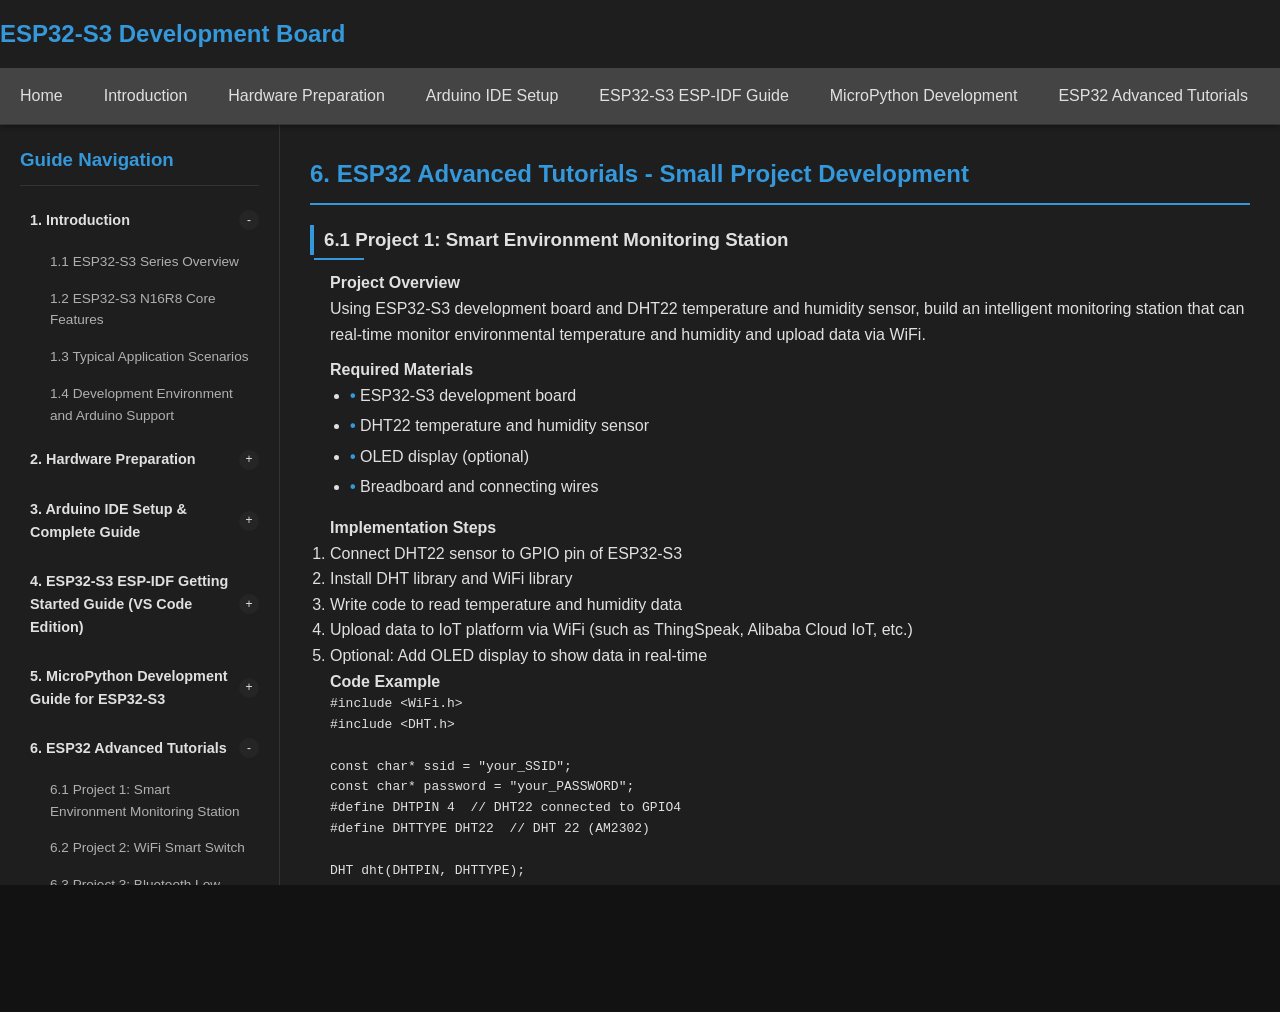
<file: module6.html>
<!DOCTYPE html>
<html lang="en">
<head>
    <meta charset="UTF-8">
    <meta name="viewport" content="width=device-width, initial-scale=1.0">
    <title>Module 6: ESP32 Advanced Tutorials - Small Project Development - ESP32-S3 Development Board</title>
    <link rel="stylesheet" href="style.css">
</head>
<body>
    <header>
        <div class="container">
            <div class="header-top">
                <div class="logo">ESP32-S3 Development Board</div>
            </div>
            <nav class="main-nav">
                <ul>
                    <li><a href="index.html">Home</a></li>
                    <li><a href="module1.html">Introduction</a></li>
                    <li><a href="module2.html">Hardware Preparation</a></li>
                    <li><a href="module3.html">Arduino IDE Setup</a></li>
                    <li><a href="module4.html">ESP32-S3 ESP-IDF Guide</a></li>
                    <li><a href="module5.html">MicroPython Development</a></li>
                    <li><a href="module6.html">ESP32 Advanced Tutorials</a></li>
                    <li><a href="module7.html">Expansion & Summary</a></li>
                    <li><a href="module8.html">Technical Support & FAQ</a></li>
                </ul>
            </nav>
        </div>
    </header>

    <div class="container main-container">
        <aside class="sidebar">
            <h3>Guide Navigation</h3>
            <ul class="sidebar-nav">
                <li class="module-item">
                    <div class="module-header">
                        <a href="module1.html">1. Introduction</a>
                        <span class="toggle">+</span>
                    </div>
                    <ul class="submodule-list">
                        <li><a href="module1.html#module1-1">1.1 ESP32-S3 Series Overview</a></li>
                        <li><a href="module1.html#module1-2">1.2 ESP32-S3 N16R8 Core Features</a></li>
                        <li><a href="module1.html#module1-3">1.3 Typical Application Scenarios</a></li>
                        <li><a href="module1.html#module1-4">1.4 Development Environment and Arduino Support</a></li>
                    </ul>
                </li>
                <li class="module-item">
                    <div class="module-header">
                        <a href="module2.html">2. Hardware Preparation</a>
                        <span class="toggle">+</span>
                    </div>
                    <ul class="submodule-list">
                        <li><a href="module2.html#module2-1">2.1 Required Materials</a></li>
                        <li><a href="module2.html#module2-2">2.2 Detailed Notes and Operation Specifications</a></li>
                        <li><a href="module2.html#module2-3">2.3 Recommended Expansion Materials (Advanced Experiments)</a></li>
                        <li><a href="module2.html#module2-4">2.4 Common Errors and Troubleshooting</a></li>
                        <li><a href="module2.html#module2-5">2.5 Hardware Checklist (Before Each Experiment)</a></li>
                    </ul>
                </li>
                <li class="module-item">
                    <div class="module-header">
                        <a href="module3.html">3. Arduino IDE Setup & Complete Guide</a>
                        <span class="toggle">+</span>
                    </div>
                    <ul class="submodule-list">
                        <li><a href="module3.html#module3-1">3.1 Chapter 1: Arduino Development Environment Installation and Configuration</a></li>
                        <li><a href="module3.html#module3-2">3.2 Chapter 2: Hardware Basics and Pin Description</a></li>
                        <li><a href="module3.html#module3-3">3.3 Chapter 3: Arduino Programming Basics</a></li>
                        <li><a href="module3.html#module3-4">3.4 Chapter 4: LED Control (Digital Output)</a></li>
                        <li><a href="module3.html#module3-5">3.5 Chapter 5: Delay and Non-blocking Delay</a></li>
                        <li><a href="module3.html#module3-6">3.6 Chapter 6: Buttons (Digital Input)</a></li>
                        <li><a href="module3.html#module3-7">3.7 Chapter 7: External Interrupts</a></li>
                        <li><a href="module3.html#module3-8">3.8 Chapter 8: Serial Communication</a></li>
                        <li><a href="module3.html#module3-9">3.9 Chapter 9: Hardware Timers</a></li>
                        <li><a href="module3.html#module3-10">3.10 Chapter 10: PWM Pulse Width Modulation</a></li>
                        <li><a href="module3.html#module3-11">3.11 Chapter 11: ADC Analog-to-Digital Conversion</a></li>
                        <li><a href="module3.html#module3-12">3.12 Chapter 12: I2C Communication</a></li>
                        <li><a href="module3.html#module3-13">3.13 Chapter 13: SPI Communication</a></li>
                        <li><a href="module3.html#module3-14">3.14 Chapter 14: WiFi Network Communication</a></li>
                        <li><a href="module3.html#module3-15">3.15 Chapter 15: Bluetooth Communication</a></li>
                        <li><a href="module3.html#module3-16">3.16 Chapter 16: DVP Camera Module Usage</a></li>
                        <li><a href="module3.html#module3-17">3.17 Chapter 17: Comprehensive Project Practice</a></li>
                        <li><a href="module3.html#module3-18">3.18 Chapter 18: Common Problems and Troubleshooting</a></li>
                    </ul>
                </li>
                <li class="module-item">
                    <div class="module-header">
                        <a href="module4.html">4. ESP32-S3 ESP-IDF Getting Started Guide (VS Code Edition)</a>
                        <span class="toggle">+</span>
                    </div>
                    <ul class="submodule-list">
                        <li><a href="module4.html#module4-1">1. Preparation</a></li>
                        <li><a href="module4.html#module4-2">2. Install ESP-IDF Environment</a></li>
                        <li><a href="module4.html#module4-3">3. Configure VS Code Development Environment</a></li>
                        <li><a href="module4.html#module4-4">4. Create and Run First Project</a></li>
                        <li><a href="module4.html#module4-5">5. Advanced: Using Built-in JTAG Debugging</a></li>
                        <li><a href="module4.html#module4-6">6. Common Issues and Solutions</a></li>
                        <li><a href="module4.html#module4-7">7. Next Learning Suggestions</a></li>
                    </ul>
                </li>
                <li class="module-item">
                    <div class="module-header">
                        <a href="module5.html">5. MicroPython Development Guide for ESP32-S3</a>
                        <span class="toggle">+</span>
                    </div>
                    <ul class="submodule-list">
                        <li><a href="module5.html#module5-1">1. MicroPython Basics and Environment Setup</a></li>
                        <li><a href="module5.html#module5-2">2. MicroPython Basic Programming</a></li>
                        <li><a href="module5.html#module5-3">3. On-board RGB LED Control (NeoPixel / WS2812B)</a></li>
                        <li><a href="module5.html#module5-4">4. WiFi and Network Communication</a></li>
                        <li><a href="module5.html#module5-5">5. Peripheral Interfaces and Sensor Applications</a></li>
                        <li><a href="module5.html#module5-6">6. USB and OTG Features (HW-678 Special)</a></li>
                        <li><a href="module5.html#module5-7">7. Low Power and Advanced Features</a></li>
                        <li><a href="module5.html#module5-8">8. Comprehensive Project Practice</a></li>
                        <li><a href="module5.html#module5-9">Appendix</a></li>
                    </ul>
                </li>
                <li class="module-item">
                    <div class="module-header">
                        <a href="module6.html">6. ESP32 Advanced Tutorials</a>
                        <span class="toggle">-</span>
                    </div>
                    <ul class="submodule-list">
                        <li><a href="module6.html#module6-1">6.1 Project 1: Smart Environment Monitoring Station</a></li>
                        <li><a href="module6.html#module6-2">6.2 Project 2: WiFi Smart Switch</a></li>
                        <li><a href="module6.html#module6-3">6.3 Project 3: Bluetooth Low Energy Device</a></li>
                        <li><a href="module6.html#module6-4">6.4 Project 4: USB Device Simulation</a></li>
                        <li><a href="module6.html#module6-5">6.5 Project 5: Low Power Sensor Node</a></li>
                    </ul>
                </li>
                <li class="module-item">
                    <div class="module-header">
                        <a href="module7.html">7. Expansion & Summary</a>
                        <span class="toggle">+</span>
                    </div>
                    <ul class="submodule-list">
                        <li><a href="module7.html#module7-1">7.1 Further Experiment Suggestions</a></li>
                        <li><a href="module7.html#module7-2">7.2 Summary</a></li>
                    </ul>
                </li>
                <li class="module-item">
                    <div class="module-header">
                        <a href="module8.html">8. Technical Support & FAQ</a>
                        <span class="toggle">+</span>
                    </div>
                    <ul class="submodule-list">
                        <li><a href="module8.html#module8-1">8.1 Technical Support Resources</a></li>
                        <li><a href="module8.html#module8-2">8.2 Frequently Asked Questions</a></li>
                    </ul>
                </li>
            </ul>
        </aside>

        <main class="content">
            <section id="module6" class="module">
                <h2>6. ESP32 Advanced Tutorials - Small Project Development</h2>
                
                <div id="module6-1" class="submodule">
                    <h3>6.1 Project 1: Smart Environment Monitoring Station</h3>
                    <div class="submodule-content">
                        <h4>Project Overview</h4>
                        <p>Using ESP32-S3 development board and DHT22 temperature and humidity sensor, build an intelligent monitoring station that can real-time monitor environmental temperature and humidity and upload data via WiFi.</p>
                        
                        <h4>Required Materials</h4>
                        <ul>
                            <li>ESP32-S3 development board</li>
                            <li>DHT22 temperature and humidity sensor</li>
                            <li>OLED display (optional)</li>
                            <li>Breadboard and connecting wires</li>
                        </ul>
                        
                        <h4>Implementation Steps</h4>
                        <ol>
                            <li>Connect DHT22 sensor to GPIO pin of ESP32-S3</li>
                            <li>Install DHT library and WiFi library</li>
                            <li>Write code to read temperature and humidity data</li>
                            <li>Upload data to IoT platform via WiFi (such as ThingSpeak, Alibaba Cloud IoT, etc.)</li>
                            <li>Optional: Add OLED display to show data in real-time</li>
                        </ol>
                        
                        <h4>Code Example</h4>
                        <pre><code>#include &lt;WiFi.h&gt;
#include &lt;DHT.h&gt;

const char* ssid = "your_SSID";
const char* password = "your_PASSWORD";
#define DHTPIN 4  // DHT22 connected to GPIO4
#define DHTTYPE DHT22  // DHT 22 (AM2302)

DHT dht(DHTPIN, DHTTYPE);

void setup() {
  Serial.begin(115200);
  dht.begin();
  WiFi.begin(ssid, password);
  while (WiFi.status() != WL_CONNECTED) {
    delay(500);
    Serial.print(".");
  }
  Serial.println("WiFi connected");
}

void loop() {
  float h = dht.readHumidity();
  float t = dht.readTemperature();
  
  if (isnan(h) || isnan(t)) {
    Serial.println("Failed to read from DHT sensor!");
    return;
  }
  
  Serial.print("Humidity: ");
  Serial.print(h);
  Serial.print(" %\t");
  Serial.print("Temperature: ");
  Serial.print(t);
  Serial.println(" *C");
  
  // Add code here to upload data to IoT platform
  
  delay(2000);
}</code></pre>
                    </div>
                </div>

                <div id="module6-2" class="submodule">
                    <h3>6.2 Project 2: WiFi Smart Switch</h3>
                    <div class="submodule-content">
                        <h4>Project Overview</h4>
                        <p>Utilize the WiFi function of ESP32-S3 to build a smart switch that can be remotely controlled through mobile APP or web page, used to control home appliances.</p>
                        
                        <h4>Required Materials</h4>
                        <ul>
                            <li>ESP32-S3 development board</li>
                            <li>Relay module</li>
                            <li>Button (optional)</li>
                            <li>Breadboard and connecting wires</li>
                        </ul>
                        
                        <h4>Implementation Steps</h4>
                        <ol>
                            <li>Connect relay module to GPIO pin of ESP32-S3</li>
                            <li>Write code to create WiFi server</li>
                            <li>Design simple web control interface</li>
                            <li>Implement relay control logic</li>
                            <li>Optional: Add local button control function</li>
                        </ol>
                        
                        <h4>Code Example</h4>
                        <pre><code>#include &lt;WiFi.h&gt;

const char* ssid = "your_SSID";
const char* password = "your_PASSWORD";
const int relayPin = 5;  // Relay connected to GPIO5

WiFiServer server(80);

void setup() {
  pinMode(relayPin, OUTPUT);
  digitalWrite(relayPin, LOW);
  
  Serial.begin(115200);
  WiFi.begin(ssid, password);
  while (WiFi.status() != WL_CONNECTED) {
    delay(500);
    Serial.print(".");
  }
  Serial.println("WiFi connected");
  Serial.print("IP address: ");
  Serial.println(WiFi.localIP());
  server.begin();
}

void loop() {
  WiFiClient client = server.available();
  if (client) {
    String request = client.readStringUntil('\r');
    client.println("HTTP/1.1 200 OK");
    client.println("Content-type:text/html");
    client.println();
    
    if (request.indexOf("/ON") != -1) {
      digitalWrite(relayPin, HIGH);
    } else if (request.indexOf("/OFF") != -1) {
      digitalWrite(relayPin, LOW);
    }
    
    client.println("&lt;html&gt;&lt;body&gt;");
    client.println("&lt;h1&gt;ESP32 WiFi Smart Switch&lt;/h1&gt;");
    client.println("&lt;p&gt;&lt;a href=\"/ON\"&gt;&lt;button&gt;Turn ON&lt;/button&gt;&lt;/a&gt;&lt;/p&gt;");
    client.println("&lt;p&gt;&lt;a href=\"/OFF\"&gt;&lt;button&gt;Turn OFF&lt;/button&gt;&lt;/a&gt;&lt;/p&gt;");
    client.println("&lt;/body&gt;&lt;/html&gt;");
    client.println();
    client.stop();
  }
}</code></pre>
                    </div>
                </div>

                <div id="module6-3" class="submodule">
                    <h3>6.3 Project 3: Bluetooth Low Energy Device</h3>
                    <div class="submodule-content">
                        <h4>Project Overview</h4>
                        <p>Using the Bluetooth Low Energy (BLE) function of ESP32-S3, build a device that can communicate with mobile APP, such as Bluetooth remote control or sensor data transmission device.</p>
                        
                        <h4>Required Materials</h4>
                        <ul>
                            <li>ESP32-S3 development board</li>
                            <li>Mobile phone (install nRF Connect or similar BLE debugging APP)</li>
                        </ul>
                        
                        <h4>Implementation Steps</h4>
                        <ol>
                            <li>Initialize BLE service and characteristic</li>
                            <li>Set up BLE advertising</li>
                            <li>Implement data read/write functions</li>
                            <li>Test communication with mobile APP</li>
                        </ol>
                        
                        <h4>Code Example</h4>
                        <pre><code>#include &lt;BLEDevice.h&gt;
#include &lt;BLEUtils.h&gt;
#include &lt;BLEServer.h&gt;

#define SERVICE_UUID        "4fafc201-1fb5-459e-8fcc-c5c9c331914b"
#define CHARACTERISTIC_UUID "beb5483e-36e1-4688-b7f5-ea07361b26a8"

BLEServer* pServer = NULL;
BLECharacteristic* pCharacteristic = NULL;
bool deviceConnected = false;

class MyServerCallbacks: public BLEServerCallbacks {
    void onConnect(BLEServer* pServer) {
      deviceConnected = true;
    };
    void onDisconnect(BLEServer* pServer) {
      deviceConnected = false;
    }
};

void setup() {
  Serial.begin(115200);
  BLEDevice::init("ESP32 BLE Device");
  pServer = BLEDevice::createServer();
  pServer->setCallbacks(new MyServerCallbacks());
  BLEService *pService = pServer->createService(SERVICE_UUID);
  pCharacteristic = pService->createCharacteristic(
                      CHARACTERISTIC_UUID,
                      BLECharacteristic::PROPERTY_READ |
                      BLECharacteristic::PROPERTY_WRITE
                    );
  pCharacteristic->setValue("Hello BLE");
  pService->start();
  BLEAdvertising *pAdvertising = BLEDevice::getAdvertising();
  pAdvertising->addServiceUUID(SERVICE_UUID);
  pAdvertising->setScanResponse(true);
  pAdvertising->setMinPreferred(0x06);
  pAdvertising->setMinPreferred(0x12);
  BLEDevice::startAdvertising();
  Serial.println("Waiting for a client connection...");
}

void loop() {
  if (deviceConnected) {
    // You can add data transmission logic here
    delay(1000);
  }
}</code></pre>
                    </div>
                </div>

                <div id="module6-4" class="submodule">
                    <h3>6.4 Project 4: USB Device Simulation</h3>
                    <div class="submodule-content">
                        <h4>Project Overview</h4>
                        <p>Utilize the USB-OTG function of ESP32-S3 to simulate USB devices, such as USB keyboard, mouse, or storage device.</p>
                        
                        <h4>Required Materials</h4>
                        <ul>
                            <li>ESP32-S3 development board (supporting USB-OTG)</li>
                            <li>USB data cable</li>
                            <li>Computer or other USB host device</li>
                        </ul>
                        
                        <h4>Implementation Steps</h4>
                        <ol>
                            <li>Enable USB-OTG function of ESP32-S3 (short corresponding jumper)</li>
                            <li>Install USB HID library</li>
                            <li>Write code to simulate USB device</li>
                            <li>Test connection with computer</li>
                        </ol>
                        
                        <h4>Code Example</h4>
                        <pre><code>#include &lt;USB.h&gt;
#include &lt;USBHID.h&gt;

USBHID HID;
const uint8_t REPORT_ID = 0x01;

void setup() {
  Serial.begin(115200);
  HID.begin();
  while (!HID.begin()) {
    Serial.println("HID begin failed");
    delay(1000);
  }
  Serial.println("HID ready");
}

void loop() {
  // Simulate pressing 'A' key
  uint8_t report[8] = {0};
  report[2] = 0x04;  // Scan code for 'A' key
  HID.sendReport(REPORT_ID, report, sizeof(report));
  delay(100);
  
  // Release key
  memset(report, 0, sizeof(report));
  HID.sendReport(REPORT_ID, report, sizeof(report));
  delay(2000);
}</code></pre>
                    </div>
                </div>

                <div id="module6-5" class="submodule">
                    <h3>6.5 Project 5: Low Power Sensor Node</h3>
                    <div class="submodule-content">
                        <h4>Project Overview</h4>
                        <p>Design a low-power ESP32-S3 sensor node using deep sleep mode to extend battery life, suitable for long-term monitoring applications.</p>
                        
                        <h4>Required Materials</h4>
                        <ul>
                            <li>ESP32-S3 development board</li>
                            <li>Battery or power bank</li>
                            <li>Sensor (such as light-dependent resistor, temperature sensor, etc.)</li>
                        </ul>
                        
                        <h4>Implementation Steps</h4>
                        <ol>
                            <li>Connect sensor to ESP32-S3</li>
                            <li>Write code to implement sensor data collection</li>
                            <li>Configure deep sleep mode</li>
                            <li>Test battery life</li>
                        </ol>
                        
                        <h4>Code Example</h4>
                        <pre><code>#include &lt;WiFi.h&gt;

const char* ssid = "your_SSID";
const char* password = "your_PASSWORD";
const int sensorPin = 34;  // Sensor connected to GPIO34

void setup() {
  Serial.begin(115200);
  delay(1000);
  
  // Connect to WiFi
  WiFi.begin(ssid, password);
  while (WiFi.status() != WL_CONNECTED) {
    delay(500);
    Serial.print(".");
  }
  Serial.println("WiFi connected");
  
  // Read sensor data
  int sensorValue = analogRead(sensorPin);
  Serial.print("Sensor value: ");
  Serial.println(sensorValue);
  
  // You can add code here to upload data to server
  
  // Disconnect WiFi to save power
  WiFi.disconnect();
  
  // Configure deep sleep, wake up after 5 seconds
  esp_sleep_enable_timer_wakeup(5 * 1000000);  // 5 seconds
  esp_deep_sleep_start();
}

void loop() {
  // Will not execute here after deep sleep, will restart
}</code></pre>
                    </div>
                </div>
            </section>
        </main>
    </div>

    <footer>
        <div class="container">
            <div class="footer-content">
                <div class="footer-links">
                    <a href="#">About Us</a>
                    <a href="#">Contact Us</a>
                    <a href="#">Privacy Policy</a>
                    <a href="#">Terms of Service</a>
                    <a href="#">Resources</a>
                </div>
                <div class="copyright">
                    <p>&copy; 2026 ESP32-S3 Development Board Guide</p>
                </div>
            </div>
        </div>
    </footer>

    <script src="script.js"></script>
</body>
</html>
</file>
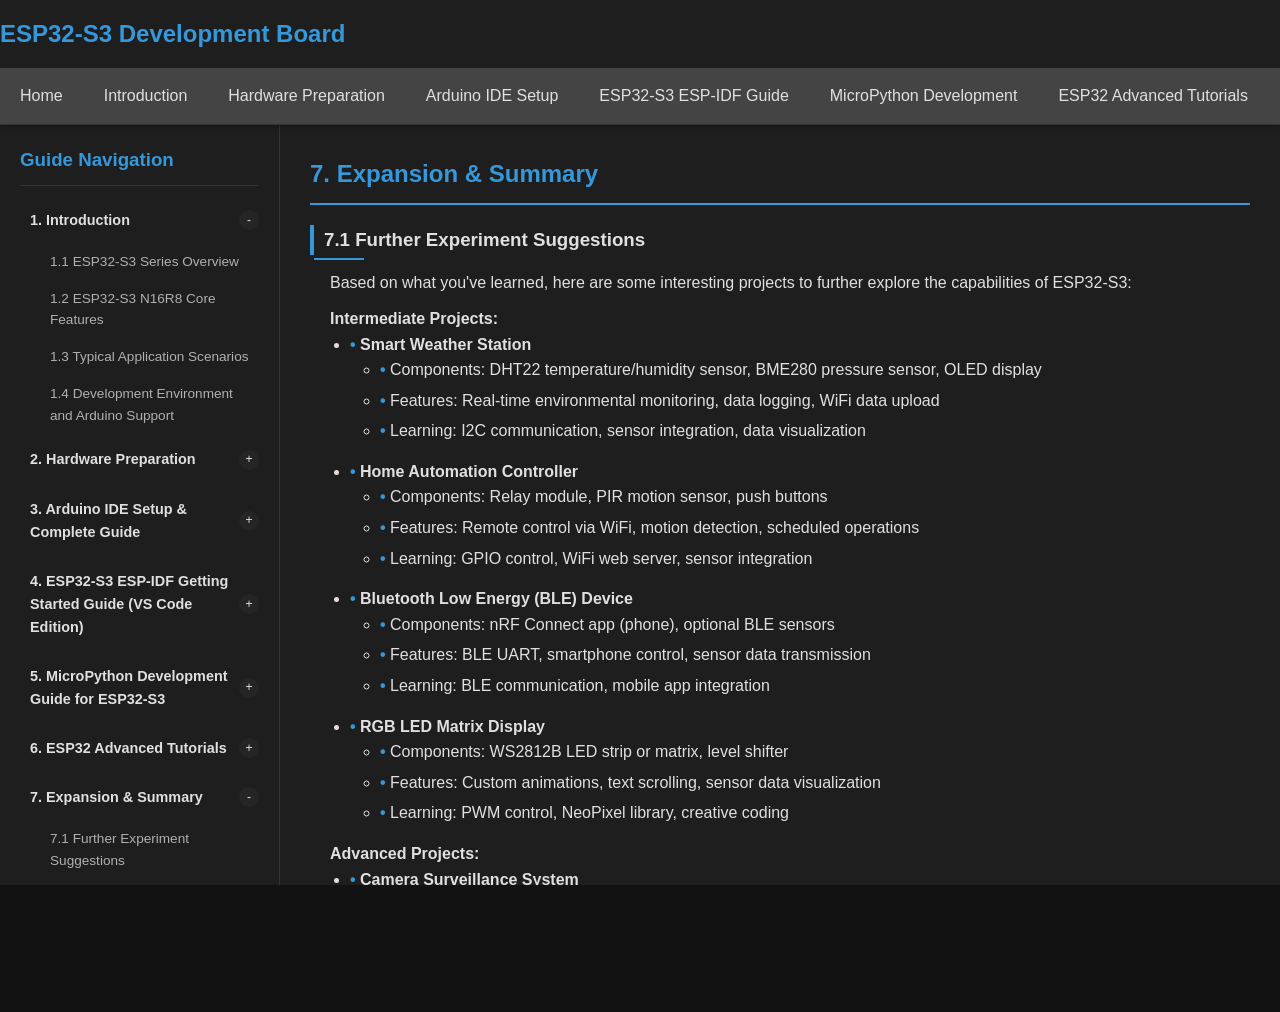
<file: module7.html>
<!DOCTYPE html>
<html lang="en">
<head>
    <meta charset="UTF-8">
    <meta name="viewport" content="width=device-width, initial-scale=1.0">
    <title>Module 7: Expansion & Summary - ESP32-S3 Development Board</title>
    <link rel="stylesheet" href="style.css">
</head>
<body>
    <header>
        <div class="container">
            <div class="header-top">
                <div class="logo">ESP32-S3 Development Board</div>
            </div>
            <nav class="main-nav">
                <ul>
                    <li><a href="index.html">Home</a></li>
                    <li><a href="module1.html">Introduction</a></li>
                    <li><a href="module2.html">Hardware Preparation</a></li>
                    <li><a href="module3.html">Arduino IDE Setup</a></li>
                    <li><a href="module4.html">ESP32-S3 ESP-IDF Guide</a></li>
                    <li><a href="module5.html">MicroPython Development</a></li>
                    <li><a href="module6.html">ESP32 Advanced Tutorials</a></li>
                    <li><a href="module7.html">Expansion & Summary</a></li>
                    <li><a href="module8.html">Technical Support & FAQ</a></li>
                </ul>
            </nav>
        </div>
    </header>

    <div class="container main-container">
        <aside class="sidebar">
            <h3>Guide Navigation</h3>
            <ul class="sidebar-nav">
                <li class="module-item">
                    <div class="module-header">
                        <a href="module1.html">1. Introduction</a>
                        <span class="toggle">+</span>
                    </div>
                    <ul class="submodule-list">
                        <li><a href="module1.html#module1-1">1.1 ESP32-S3 Series Overview</a></li>
                        <li><a href="module1.html#module1-2">1.2 ESP32-S3 N16R8 Core Features</a></li>
                        <li><a href="module1.html#module1-3">1.3 Typical Application Scenarios</a></li>
                        <li><a href="module1.html#module1-4">1.4 Development Environment and Arduino Support</a></li>
                    </ul>
                </li>
                <li class="module-item">
                    <div class="module-header">
                        <a href="module2.html">2. Hardware Preparation</a>
                        <span class="toggle">+</span>
                    </div>
                    <ul class="submodule-list">
                        <li><a href="module2.html#module2-1">2.1 Required Materials</a></li>
                        <li><a href="module2.html#module2-2">2.2 Detailed Notes and Operation Specifications</a></li>
                        <li><a href="module2.html#module2-3">2.3 Recommended Expansion Materials (Advanced Experiments)</a></li>
                        <li><a href="module2.html#module2-4">2.4 Common Errors and Troubleshooting</a></li>
                        <li><a href="module2.html#module2-5">2.5 Hardware Checklist (Before Each Experiment)</a></li>
                    </ul>
                </li>
                <li class="module-item">
                    <div class="module-header">
                        <a href="module3.html">3. Arduino IDE Setup & Complete Guide</a>
                        <span class="toggle">+</span>
                    </div>
                    <ul class="submodule-list">
                        <li><a href="module3.html#module3-1">3.1 Chapter 1: Arduino Development Environment Installation and Configuration</a></li>
                        <li><a href="module3.html#module3-2">3.2 Chapter 2: Hardware Basics and Pin Description</a></li>
                        <li><a href="module3.html#module3-3">3.3 Chapter 3: Arduino Programming Basics</a></li>
                        <li><a href="module3.html#module3-4">3.4 Chapter 4: LED Control (Digital Output)</a></li>
                        <li><a href="module3.html#module3-5">3.5 Chapter 5: Delay and Non-blocking Delay</a></li>
                        <li><a href="module3.html#module3-6">3.6 Chapter 6: Buttons (Digital Input)</a></li>
                        <li><a href="module3.html#module3-7">3.7 Chapter 7: External Interrupts</a></li>
                        <li><a href="module3.html#module3-8">3.8 Chapter 8: Serial Communication</a></li>
                        <li><a href="module3.html#module3-9">3.9 Chapter 9: Hardware Timers</a></li>
                        <li><a href="module3.html#module3-10">3.10 Chapter 10: PWM Pulse Width Modulation</a></li>
                        <li><a href="module3.html#module3-11">3.11 Chapter 11: ADC Analog-to-Digital Conversion</a></li>
                        <li><a href="module3.html#module3-12">3.12 Chapter 12: I2C Communication</a></li>
                        <li><a href="module3.html#module3-13">3.13 Chapter 13: SPI Communication</a></li>
                        <li><a href="module3.html#module3-14">3.14 Chapter 14: WiFi Network Communication</a></li>
                        <li><a href="module3.html#module3-15">3.15 Chapter 15: Bluetooth Communication</a></li>
                        <li><a href="module3.html#module3-16">3.16 Chapter 16: DVP Camera Module Usage</a></li>
                        <li><a href="module3.html#module3-17">3.17 Chapter 17: Comprehensive Project Practice</a></li>
                        <li><a href="module3.html#module3-18">3.18 Chapter 18: Common Problems and Troubleshooting</a></li>
                    </ul>
                </li>
                <li class="module-item">
                    <div class="module-header">
                        <a href="module4.html">4. ESP32-S3 ESP-IDF Getting Started Guide (VS Code Edition)</a>
                        <span class="toggle">+</span>
                    </div>
                    <ul class="submodule-list">
                        <li><a href="module4.html#module4-1">1. Preparation</a></li>
                        <li><a href="module4.html#module4-2">2. Install ESP-IDF Environment</a></li>
                        <li><a href="module4.html#module4-3">3. Configure VS Code Development Environment</a></li>
                        <li><a href="module4.html#module4-4">4. Create and Run First Project</a></li>
                        <li><a href="module4.html#module4-5">5. Advanced: Using Built-in JTAG Debugging</a></li>
                        <li><a href="module4.html#module4-6">6. Common Issues and Solutions</a></li>
                        <li><a href="module4.html#module4-7">7. Next Learning Suggestions</a></li>
                    </ul>
                </li>
                <li class="module-item">
                    <div class="module-header">
                        <a href="module5.html">5. MicroPython Development Guide for ESP32-S3</a>
                        <span class="toggle">+</span>
                    </div>
                    <ul class="submodule-list">
                        <li><a href="module5.html#module5-1">1. MicroPython Basics and Environment Setup</a></li>
                        <li><a href="module5.html#module5-2">2. MicroPython Basic Programming</a></li>
                        <li><a href="module5.html#module5-3">3. On-board RGB LED Control (NeoPixel / WS2812B)</a></li>
                        <li><a href="module5.html#module5-4">4. WiFi and Network Communication</a></li>
                        <li><a href="module5.html#module5-5">5. Peripheral Interfaces and Sensor Applications</a></li>
                        <li><a href="module5.html#module5-6">6. USB and OTG Features (HW-678 Special)</a></li>
                        <li><a href="module5.html#module5-7">7. Low Power and Advanced Features</a></li>
                        <li><a href="module5.html#module5-8">8. Comprehensive Project Practice</a></li>
                        <li><a href="module5.html#module5-9">Appendix</a></li>
                    </ul>
                </li>
                <li class="module-item">
                    <div class="module-header">
                        <a href="module6.html">6. ESP32 Advanced Tutorials</a>
                        <span class="toggle">+</span>
                    </div>
                    <ul class="submodule-list">
                        <li><a href="module6.html#module6-1">6.1 Project 1: Smart Environment Monitoring Station</a></li>
                        <li><a href="module6.html#module6-2">6.2 Project 2: WiFi Smart Switch</a></li>
                        <li><a href="module6.html#module6-3">6.3 Project 3: Bluetooth Low Energy Device</a></li>
                        <li><a href="module6.html#module6-4">6.4 Project 4: USB Device Simulation</a></li>
                        <li><a href="module6.html#module6-5">6.5 Project 5: Low Power Sensor Node</a></li>
                    </ul>
                </li>
                <li class="module-item">
                    <div class="module-header">
                        <a href="module7.html">7. Expansion & Summary</a>
                        <span class="toggle">-</span>
                    </div>
                    <ul class="submodule-list">
                        <li><a href="module7.html#module7-1">7.1 Further Experiment Suggestions</a></li>
                        <li><a href="module7.html#module7-2">7.2 Summary</a></li>
                    </ul>
                </li>
                <li class="module-item">
                    <div class="module-header">
                        <a href="module8.html">8. Technical Support & FAQ</a>
                        <span class="toggle">+</span>
                    </div>
                    <ul class="submodule-list">
                        <li><a href="module8.html#module8-1">8.1 Technical Support Resources</a></li>
                        <li><a href="module8.html#module8-2">8.2 Frequently Asked Questions</a></li>
                    </ul>
                </li>
            </ul>
        </aside>

        <main class="content">
            <section id="module7" class="module">
                <h2>7. Expansion & Summary</h2>
                
                <div id="module7-1" class="submodule">
                    <h3>7.1 Further Experiment Suggestions</h3>
                    <div class="submodule-content">
                        <p>Based on what you've learned, here are some interesting projects to further explore the capabilities of ESP32-S3:</p>
                        
                        <h4>Intermediate Projects:</h4>
                        <ul>
                            <li><strong>Smart Weather Station</strong>
                                <ul>
                                    <li>Components: DHT22 temperature/humidity sensor, BME280 pressure sensor, OLED display</li>
                                    <li>Features: Real-time environmental monitoring, data logging, WiFi data upload</li>
                                    <li>Learning: I2C communication, sensor integration, data visualization</li>
                                </ul>
                            </li>
                            <li><strong>Home Automation Controller</strong>
                                <ul>
                                    <li>Components: Relay module, PIR motion sensor, push buttons</li>
                                    <li>Features: Remote control via WiFi, motion detection, scheduled operations</li>
                                    <li>Learning: GPIO control, WiFi web server, sensor integration</li>
                                </ul>
                            </li>
                            <li><strong>Bluetooth Low Energy (BLE) Device</strong>
                                <ul>
                                    <li>Components: nRF Connect app (phone), optional BLE sensors</li>
                                    <li>Features: BLE UART, smartphone control, sensor data transmission</li>
                                    <li>Learning: BLE communication, mobile app integration</li>
                                </ul>
                            </li>
                            <li><strong>RGB LED Matrix Display</strong>
                                <ul>
                                    <li>Components: WS2812B LED strip or matrix, level shifter</li>
                                    <li>Features: Custom animations, text scrolling, sensor data visualization</li>
                                    <li>Learning: PWM control, NeoPixel library, creative coding</li>
                                </ul>
                            </li>
                        </ul>

                        <h4>Advanced Projects:</h4>
                        <ul>
                            <li><strong>Camera Surveillance System</strong>
                                <ul>
                                    <li>Components: OV2640 camera module, microSD card module</li>
                                    <li>Features: Motion detection, image capture, WiFi remote viewing</li>
                                    <li>Learning: DVP camera interface, file system operations, image processing</li>
                                </ul>
                            </li>
                            <li><strong>USB Device Emulation</strong>
                                <ul>
                                    <li>Components: USB OTG cable, computer</li>
                                    <li>Features: HID keyboard/mouse emulation, MIDI device, mass storage</li>
                                    <li>Learning: USB stack, device descriptors, protocol implementation</li>
                                </ul>
                            </li>
                            <li><strong>LoRaWAN Gateway</strong>
                                <ul>
                                    <li>Components: LoRa module (SX1276), antenna</li>
                                    <li>Features: Long-range communication, IoT sensor network, data routing</li>
                                    <li>Learning: LoRa communication, wireless protocols, network topology</li>
                                </ul>
                            </li>
                            <li><strong>Machine Learning Edge Device</strong>
                                <ul>
                                    <li>Components: Microphone, camera, accelerometer</li>
                                    <li>Features: Keyword spotting, object detection, activity recognition</li>
                                    <li>Learning: TensorFlow Lite for Microcontrollers, edge AI, sensor fusion</li>
                                </ul>
                            </li>
                        </ul>

                        <h4>Collaborative Projects:</h4>
                        <ul>
                            <li><strong>Mesh Network</strong>
                                <ul>
                                    <li>Multiple ESP32-S3 boards, sensors</li>
                                    <li>Features: Self-healing network, distributed sensing, data aggregation</li>
                                    <li>Learning: ESP-NOW protocol, mesh networking, distributed systems</li>
                                </ul>
                            </li>
                            <li><strong>Smart Home Ecosystem</strong>
                                <ul>
                                    <li>Multiple ESP32-S3 boards, various sensors and actuators</li>
                                    <li>Features: Central hub, node communication, voice control integration</li>
                                    <li>Learning: MQTT protocol, Home Assistant integration, system architecture</li>
                                </ul>
                            </li>
                        </ul>
                    </div>
                </div>

                <div id="module7-2" class="submodule">
                    <h3>7.2 Summary</h3>
                    <div class="submodule-content">
                        <h4>ESP32-S3 Key Advantages</h4>
                        <ul>
                            <li><strong>Powerful Processing</strong>: Dual-core 32-bit processor with up to 240MHz clock speed, 512KB SRAM, and 16MB flash memory</li>
                            <li><strong>Rich Peripherals</strong>: Support for WiFi 4, Bluetooth 5.0, USB OTG, camera interface, and extensive GPIO options</li>
                            <li><strong>Versatile Development</strong>: Supports Arduino IDE, ESP-IDF, and MicroPython for different skill levels</li>
                            <li><strong>Low Power</strong>: Multiple power modes including deep sleep for battery-operated applications</li>
                            <li><strong>Extensive Ecosystem</strong>: Large community support, rich libraries, and comprehensive documentation</li>
                        </ul>

                        <h4>Development Environment Comparison</h4>
                        <table>
                            <tr>
                                <th>Environment</th>
                                <th>Strengths</th>
                                <th>Best For</th>
                            </tr>
                            <tr>
                                <td>Arduino IDE</td>
                                <td>Easy to use, extensive libraries, quick prototyping</td>
                                <td>Beginners, rapid development, simple projects</td>
                            </tr>
                            <tr>
                                <td>ESP-IDF</td>
                                <td>Full control, advanced features, professional development</td>
                                <td>Advanced users, production applications, low-level optimization</td>
                            </tr>
                            <tr>
                                <td>MicroPython</td>
                                <td>Rapid development, interactive REPL, Python syntax</td>
                                <td>Rapid prototyping, educational purposes, Python developers</td>
                            </tr>
                        </table>

                        <h4>Recommended Learning Path</h4>
                        <ol>
                            <li><strong>Foundations</strong>: Basic GPIO control, serial communication, digital I/O</li>
                            <li><strong>Intermediate</strong>: PWM, ADC, I2C/SPI communication, sensors</li>
                            <li><strong>Advanced</strong>: WiFi/Bluetooth, web servers, data logging</li>
                            <li><strong>Professional</strong>: Low power optimization, security, production deployment</li>
                        </ol>

                        <h4>Future Directions</h4>
                        <ul>
                            <li><strong>IoT Integration</strong>: Connect to cloud platforms (AWS IoT, Google Cloud, Azure)</li>
                            <li><strong>Edge Computing</strong>: Implement machine learning models for on-device processing</li>
                            <li><strong>Security</strong>: Learn about secure boot, encryption, and secure communication</li>
                            <li><strong>Performance Optimization</strong>: Memory management, task scheduling, power profiling</li>
                            <li><strong>Industry Applications</strong>: Industrial automation, smart agriculture, healthcare monitoring</li>
                        </ul>

                        <h4>Final Thoughts</h4>
                        <p>The ESP32-S3 represents a significant advancement in embedded systems, offering a perfect balance of performance, features, and ease of use. Whether you're a hobbyist, student, or professional developer, the ESP32-S3 provides a versatile platform for bringing your ideas to life.</p>
                        <p>Remember that the best way to learn is through hands-on experimentation. Start with simple projects, gradually increase complexity, and don't be afraid to make mistakes – they're an essential part of the learning process.</p>
                        <p>With the foundation you've built through this guide, you're well-equipped to explore the vast possibilities that the ESP32-S3 has to offer. Happy making!</p>
                    </div>
                </div>
            </section>
        </main>
    </div>

    <footer>
        <div class="container">
            <div class="footer-content">
                <div class="footer-links">
                    <a href="#">About Us</a>
                    <a href="#">Contact Us</a>
                    <a href="#">Privacy Policy</a>
                    <a href="#">Terms of Service</a>
                    <a href="#">Resources</a>
                </div>
                <div class="copyright">
                    <p>&copy; 2026 ESP32-S3 Development Board Guide</p>
                </div>
            </div>
        </div>
    </footer>

    <script src="script.js"></script>
</body>
</html>
</file>
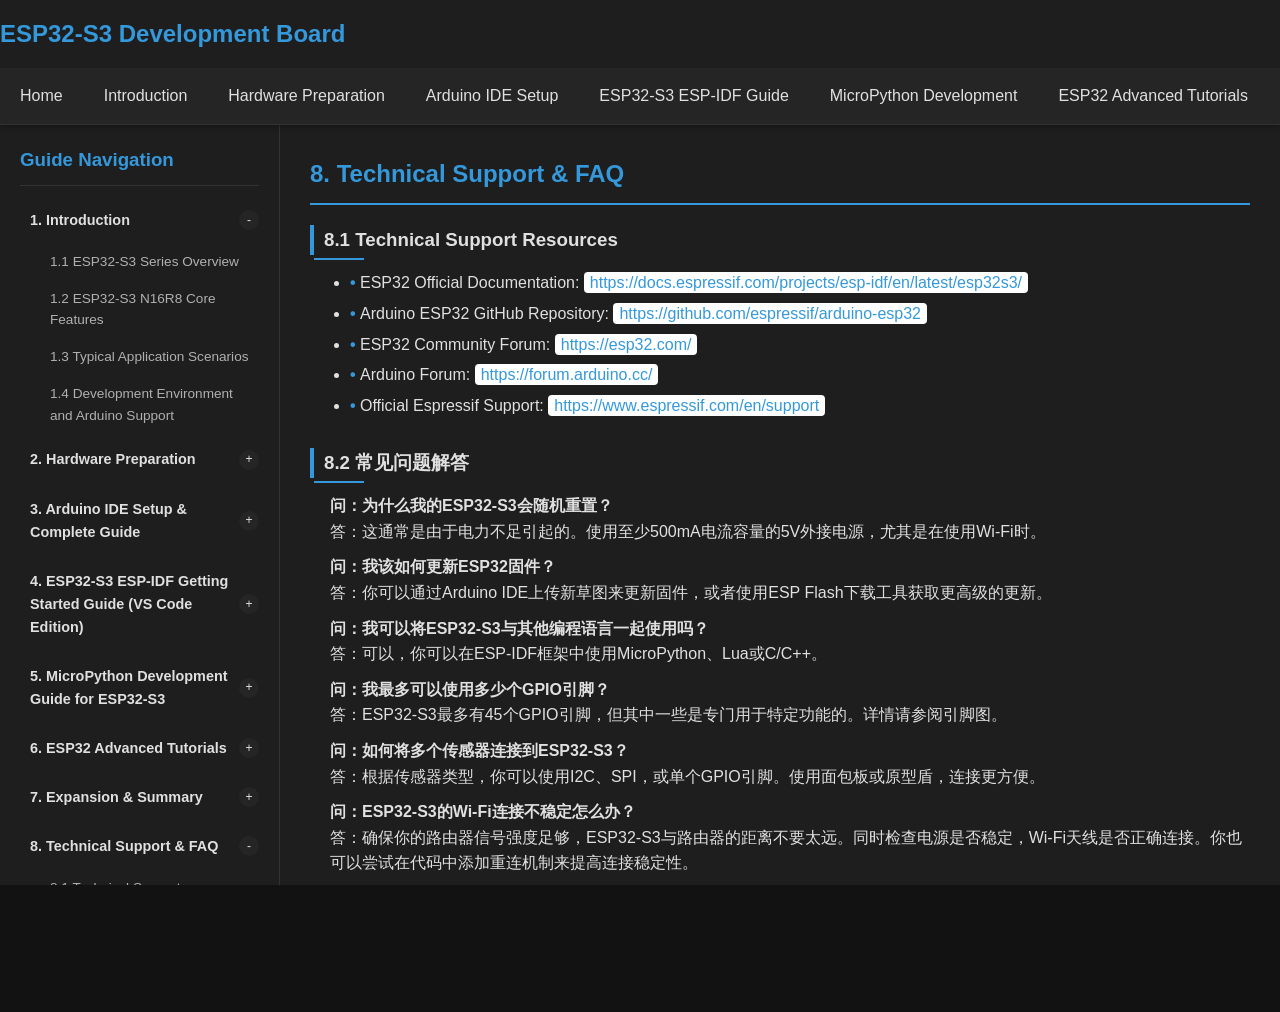
<file: module8.html>
<!DOCTYPE html>
<html lang="en">
<head>
    <meta charset="UTF-8">
    <meta name="viewport" content="width=device-width, initial-scale=1.0">
    <title>Module 8: Technical Support & FAQ - ESP32-S3 Development Board</title>
    <link rel="stylesheet" href="style.css">
</head>
<body>
    <header>
        <div class="container">
            <div class="header-top">
                <div class="logo">ESP32-S3 Development Board</div>
            </div>
            <nav class="main-nav">
                <ul>
                    <li><a href="index.html">Home</a></li>
                    <li><a href="module1.html">Introduction</a></li>
                    <li><a href="module2.html">Hardware Preparation</a></li>
                    <li><a href="module3.html">Arduino IDE Setup</a></li>
                    <li><a href="module4.html">ESP32-S3 ESP-IDF Guide</a></li>
                    <li><a href="module5.html">MicroPython Development</a></li>
                    <li><a href="module6.html">ESP32 Advanced Tutorials</a></li>
                    <li><a href="module7.html">Expansion & Summary</a></li>
                    <li><a href="module8.html">Technical Support & FAQ</a></li>
                </ul>
            </nav>
        </div>
    </header>

    <div class="container main-container">
        <aside class="sidebar">
            <h3>Guide Navigation</h3>
            <ul class="sidebar-nav">
                <li class="module-item">
                    <div class="module-header">
                        <a href="module1.html">1. Introduction</a>
                        <span class="toggle">+</span>
                    </div>
                    <ul class="submodule-list">
                        <li><a href="module1.html#module1-1">1.1 ESP32-S3 Series Overview</a></li>
                        <li><a href="module1.html#module1-2">1.2 ESP32-S3 N16R8 Core Features</a></li>
                        <li><a href="module1.html#module1-3">1.3 Typical Application Scenarios</a></li>
                        <li><a href="module1.html#module1-4">1.4 Development Environment and Arduino Support</a></li>
                    </ul>
                </li>
                <li class="module-item">
                    <div class="module-header">
                        <a href="module2.html">2. Hardware Preparation</a>
                        <span class="toggle">+</span>
                    </div>
                    <ul class="submodule-list">
                        <li><a href="module2.html#module2-1">2.1 Required Materials</a></li>
                        <li><a href="module2.html#module2-2">2.2 Detailed Notes and Operation Specifications</a></li>
                        <li><a href="module2.html#module2-3">2.3 Recommended Expansion Materials (Advanced Experiments)</a></li>
                        <li><a href="module2.html#module2-4">2.4 Common Errors and Troubleshooting</a></li>
                        <li><a href="module2.html#module2-5">2.5 Hardware Checklist (Before Each Experiment)</a></li>
                    </ul>
                </li>
                <li class="module-item">
                    <div class="module-header">
                        <a href="module3.html">3. Arduino IDE Setup & Complete Guide</a>
                        <span class="toggle">+</span>
                    </div>
                    <ul class="submodule-list">
                        <li><a href="module3.html#module3-1">3.1 Chapter 1: Arduino Development Environment Installation and Configuration</a></li>
                        <li><a href="module3.html#module3-2">3.2 Chapter 2: Hardware Basics and Pin Description</a></li>
                        <li><a href="module3.html#module3-3">3.3 Chapter 3: Arduino Programming Basics</a></li>
                        <li><a href="module3.html#module3-4">3.4 Chapter 4: LED Control (Digital Output)</a></li>
                        <li><a href="module3.html#module3-5">3.5 Chapter 5: Delay and Non-blocking Delay</a></li>
                        <li><a href="module3.html#module3-6">3.6 Chapter 6: Buttons (Digital Input)</a></li>
                        <li><a href="module3.html#module3-7">3.7 Chapter 7: External Interrupts</a></li>
                        <li><a href="module3.html#module3-8">3.8 Chapter 8: Serial Communication</a></li>
                        <li><a href="module3.html#module3-9">3.9 Chapter 9: Hardware Timers</a></li>
                        <li><a href="module3.html#module3-10">3.10 Chapter 10: PWM Pulse Width Modulation</a></li>
                        <li><a href="module3.html#module3-11">3.11 Chapter 11: ADC Analog-to-Digital Conversion</a></li>
                        <li><a href="module3.html#module3-12">3.12 Chapter 12: I2C Communication</a></li>
                        <li><a href="module3.html#module3-13">3.13 Chapter 13: SPI Communication</a></li>
                        <li><a href="module3.html#module3-14">3.14 Chapter 14: WiFi Network Communication</a></li>
                        <li><a href="module3.html#module3-15">3.15 Chapter 15: Bluetooth Communication</a></li>
                        <li><a href="module3.html#module3-16">3.16 Chapter 16: DVP Camera Module Usage</a></li>
                        <li><a href="module3.html#module3-17">3.17 Chapter 17: Comprehensive Project Practice</a></li>
                        <li><a href="module3.html#module3-18">3.18 Chapter 18: Common Problems and Troubleshooting</a></li>
                    </ul>
                </li>
                <li class="module-item">
                    <div class="module-header">
                        <a href="module4.html">4. ESP32-S3 ESP-IDF Getting Started Guide (VS Code Edition)</a>
                        <span class="toggle">+</span>
                    </div>
                    <ul class="submodule-list">
                        <li><a href="module4.html#module4-1">1. Preparation</a></li>
                        <li><a href="module4.html#module4-2">2. Install ESP-IDF Environment</a></li>
                        <li><a href="module4.html#module4-3">3. Configure VS Code Development Environment</a></li>
                        <li><a href="module4.html#module4-4">4. Create and Run First Project</a></li>
                        <li><a href="module4.html#module4-5">5. Advanced: Using Built-in JTAG Debugging</a></li>
                        <li><a href="module4.html#module4-6">6. Common Issues and Solutions</a></li>
                        <li><a href="module4.html#module4-7">7. Next Learning Suggestions</a></li>
                    </ul>
                </li>
                <li class="module-item">
                    <div class="module-header">
                        <a href="module5.html">5. MicroPython Development Guide for ESP32-S3</a>
                        <span class="toggle">+</span>
                    </div>
                    <ul class="submodule-list">
                        <li><a href="module5.html#module5-1">1. MicroPython Basics and Environment Setup</a></li>
                        <li><a href="module5.html#module5-2">2. MicroPython Basic Programming</a></li>
                        <li><a href="module5.html#module5-3">3. On-board RGB LED Control (NeoPixel / WS2812B)</a></li>
                        <li><a href="module5.html#module5-4">4. WiFi and Network Communication</a></li>
                        <li><a href="module5.html#module5-5">5. Peripheral Interfaces and Sensor Applications</a></li>
                        <li><a href="module5.html#module5-6">6. USB and OTG Features (HW-678 Special)</a></li>
                        <li><a href="module5.html#module5-7">7. Low Power and Advanced Features</a></li>
                        <li><a href="module5.html#module5-8">8. Comprehensive Project Practice</a></li>
                        <li><a href="module5.html#module5-9">Appendix</a></li>
                    </ul>
                </li>
                <li class="module-item">
                    <div class="module-header">
                        <a href="module6.html">6. ESP32 Advanced Tutorials</a>
                        <span class="toggle">+</span>
                    </div>
                    <ul class="submodule-list">
                        <li><a href="module6.html#module6-1">6.1 Project 1: Smart Environment Monitoring Station</a></li>
                        <li><a href="module6.html#module6-2">6.2 Project 2: WiFi Smart Switch</a></li>
                        <li><a href="module6.html#module6-3">6.3 Project 3: Bluetooth Low Energy Device</a></li>
                        <li><a href="module6.html#module6-4">6.4 Project 4: USB Device Simulation</a></li>
                        <li><a href="module6.html#module6-5">6.5 Project 5: Low Power Sensor Node</a></li>
                    </ul>
                </li>
                <li class="module-item">
                    <div class="module-header">
                        <a href="module7.html">7. Expansion & Summary</a>
                        <span class="toggle">+</span>
                    </div>
                    <ul class="submodule-list">
                        <li><a href="module7.html#module7-1">7.1 Further Experiment Suggestions</a></li>
                        <li><a href="module7.html#module7-2">7.2 Summary</a></li>
                    </ul>
                </li>
                <li class="module-item">
                    <div class="module-header">
                        <a href="module8.html">8. Technical Support & FAQ</a>
                        <span class="toggle">-</span>
                    </div>
                    <ul class="submodule-list">
                        <li><a href="module8.html#module8-1">8.1 Technical Support Resources</a></li>
                        <li><a href="module8.html#module8-2">8.2 Frequently Asked Questions</a></li>
                    </ul>
                </li>
            </ul>
        </aside>

        <main class="content">
            <section id="module8" class="module">
                <h2>8. Technical Support & FAQ</h2>
                
                <div id="module8-1" class="submodule">
                    <h3>8.1 Technical Support Resources</h3>
                    <div class="submodule-content">
                        <ul>
                            <li>ESP32 Official Documentation: <a href="https://docs.espressif.com/projects/esp-idf/en/latest/esp32s3/" target="_blank">https://docs.espressif.com/projects/esp-idf/en/latest/esp32s3/</a></li>
                            <li>Arduino ESP32 GitHub Repository: <a href="https://github.com/espressif/arduino-esp32" target="_blank">https://github.com/espressif/arduino-esp32</a></li>
                            <li>ESP32 Community Forum: <a href="https://esp32.com/" target="_blank">https://esp32.com/</a></li>
                            <li>Arduino Forum: <a href="https://forum.arduino.cc/" target="_blank">https://forum.arduino.cc/</a></li>
                            <li>Official Espressif Support: <a href="https://www.espressif.com/en/support" target="_blank">https://www.espressif.com/en/support</a></li>
                        </ul>
                    </div>
                </div>

                <div id="module8-2" class="submodule">
                    <h3>8.2 常见问题解答</h3>
                    <div class="submodule-content">
                        <h4>问：为什么我的ESP32-S3会随机重置？</h4>
                        <p>答：这通常是由于电力不足引起的。使用至少500mA电流容量的5V外接电源，尤其是在使用Wi-Fi时。</p>
                        
                        <h4>问：我该如何更新ESP32固件？</h4>
                        <p>答：你可以通过Arduino IDE上传新草图来更新固件，或者使用ESP Flash下载工具获取更高级的更新。</p>
                        
                        <h4>问：我可以将ESP32-S3与其他编程语言一起使用吗？</h4>
                        <p>答：可以，你可以在ESP-IDF框架中使用MicroPython、Lua或C/C++。</p>
                        
                        <h4>问：我最多可以使用多少个GPIO引脚？</h4>
                        <p>答：ESP32-S3最多有45个GPIO引脚，但其中一些是专门用于特定功能的。详情请参阅引脚图。</p>
                        
                        <h4>问：如何将多个传感器连接到ESP32-S3？</h4>
                        <p>答：根据传感器类型，你可以使用I2C、SPI，或单个GPIO引脚。使用面包板或原型盾，连接更方便。</p>
                        
                        <h4>问：ESP32-S3的Wi-Fi连接不稳定怎么办？</h4>
                        <p>答：确保你的路由器信号强度足够，ESP32-S3与路由器的距离不要太远。同时检查电源是否稳定，Wi-Fi天线是否正确连接。你也可以尝试在代码中添加重连机制来提高连接稳定性。</p>
                        
                        <h4>问：如何让ESP32-S3进入低功耗模式？</h4>
                        <p>答：你可以使用ESP-IDF中的电源管理API，或者在Arduino中使用LowPower库。根据不同的应用场景，可以选择轻度睡眠、深度睡眠或hibernation模式，以达到不同程度的功耗降低。</p>
                        
                        <h4>问：ESP32-S3的ADC精度如何？</h4>
                        <p>答：ESP32-S3内置12位ADC，理论精度为0.3mV。但实际使用中可能会受到噪声影响，建议使用硬件滤波或软件平均来提高精度。对于需要更高精度的应用，可以考虑使用外部ADC模块。</p>
                        
                        <h4>问：如何使用ESP32-S3的蓝牙功能？</h4>
                        <p>答：在Arduino IDE中，你可以使用BLE库来实现蓝牙低功耗功能。在ESP-IDF中，可以使用官方的蓝牙API。常见应用包括与手机APP通信、连接蓝牙传感器或其他蓝牙设备。</p>
                        
                        <h4>问：ESP32-S3的最大上传速度是多少？</h4>
                        <p>答：通过USB接口上传代码的速度通常在115200bps到921600bps之间，具体取决于你的USB驱动和线缆质量。使用高速USB线缆和最新的驱动程序可以获得更快的上传速度。</p>
                        
                        <h4>问：如何解决编译错误 "esp32s3\tools\sdk\include\stdint.h:51:16: error: redefinition of 'int32_t'"？</h4>
                        <p>答：这通常是由于头文件冲突引起的。确保你的Arduino IDE和ESP32核心库是最新版本，并且没有重复包含的头文件。你也可以尝试清理项目并重新编译。</p>
                        
                        <h4>问：ESP32-S3可以驱动多大的负载？</h4>
                        <p>答：每个GPIO引脚的最大输出电流约为40mA，整个芯片的最大总电流约为120mA。对于较大的负载（如电机、继电器等），建议使用外部驱动电路，如晶体管或继电器模块。</p>
                        
                        <h4>问：如何使用ESP32-S3的内置JTAG调试功能？</h4>
                        <p>答：ESP32-S3支持通过USB接口进行JTAG调试。在VS Code中使用ESP-IDF扩展，你可以设置断点、查看变量值并单步执行代码。这对于复杂项目的调试非常有帮助。</p>
                        
                        <h4>问：ESP32-S3的内存容量是多少？</h4>
                        <p>答：ESP32-S3 N16R8型号具有16MB闪存和8MB SRAM。其中SRAM分为IRAM（指令RAM）和DRAM（数据RAM），可用于程序执行和数据存储。</p>
                        
                        <h4>问：如何解决 "Failed to connect to ESP32: Timed out waiting for packet header" 错误？</h4>
                        <p>答：这通常是由于上传时的连接问题。尝试以下方法：1. 确保ESP32-S3处于上传模式（按住BOOT键并按一下RESET键）；2. 检查USB线缆是否连接良好；3. 尝试不同的USB端口；4. 确保选择了正确的开发板和端口。</p>
                    </div>
                </div>
            </section>
        </main>
    </div>

    <footer>
        <div class="container">
            <div class="footer-content">
                <div class="footer-links">
                    <a href="#">About Us</a>
                    <a href="#">Contact Us</a>
                    <a href="#">Privacy Policy</a>
                    <a href="#">Terms of Service</a>
                    <a href="#">Resources</a>
                </div>
                <div class="copyright">
                    <p>&copy; 2026 ESP32-S3 Development Board Guide</p>
                </div>
            </div>
        </div>
    </footer>

    <script src="script.js"></script>
</body>
</html>
</file>
<file: style.css>
/* CSS 变量 */
:root {
    --primary-color: #3498db;
    --primary-dark: #2980b9;
    --bg-primary: #121212;
    --bg-secondary: #1e1e1e;
    --bg-tertiary: #252525;
    --text-primary: #e0e0e0;
    --text-secondary: #b0b0b0;
    --border-color: #333;
    --border-radius: 8px;
    --box-shadow: 0 2px 10px rgba(0,0,0,0.3);
    --transition: all 0.3s ease;
}

/* 全局重置 */
* {
    margin: 0;
    padding: 0;
    box-sizing: border-box;
}

html, body {
    height: 100%;
    width: 100%;
    overflow-x: hidden;
    scroll-behavior: smooth;
    margin: 0;
    padding: 0;
}

body {
    font-family: 'Arial', sans-serif;
    line-height: 1.6;
    color: var(--text-primary);
    background-color: var(--bg-primary);
    min-height: 100vh;
    margin: 0;
    padding: 0;
}

.container {
    width: 100%;
    margin: 0;
    padding: 0;
    box-sizing: border-box;
}

/* 头部样式 */
header {
    background-color: var(--bg-secondary);
    color: var(--text-primary);
    box-shadow: 0 2px 5px rgba(0,0,0,0.3);
    position: sticky;
    top: 0;
    z-index: 1000;
    margin: 0;
    padding: 0;
    border-bottom: 1px solid var(--border-color);
}

.header-top {
    display: flex;
    justify-content: space-between;
    align-items: center;
    padding: 15px 0;
    margin: 0;
}

.logo {
    font-size: 1.5rem;
    font-weight: bold;
    color: var(--primary-color);
    transition: var(--transition);
}

.logo:hover {
    color: var(--primary-dark);
}

/* 主导航 */
.main-nav {
    background-color: var(--bg-tertiary);
}

.main-nav ul {
    display: flex;
    list-style: none;
    overflow-x: auto;
    white-space: nowrap;
    scrollbar-width: none;
    -ms-overflow-style: none;
}

.main-nav ul::-webkit-scrollbar {
    display: none;
}

.main-nav ul li {
    margin-right: 1px;
}

.main-nav ul li a {
    display: block;
    color: var(--text-primary);
    text-decoration: none;
    padding: 15px 20px;
    transition: var(--transition);
    position: relative;
}

.main-nav ul li a:hover {
    background-color: var(--primary-color);
    color: white;
}

.main-nav ul li a.active {
    background-color: var(--primary-color);
    color: white;
}

/* 主容器 */
.main-container {
    display: flex;
    margin-top: 0;
    min-height: calc(100vh - 140px);
    width: 100%;
    box-sizing: border-box;
    gap: 0;
    overflow: hidden;
    padding: 0;
    margin: 0;
}

/* 侧边栏 */
.sidebar {
    flex-basis: 280px;
    flex-grow: 0;
    flex-shrink: 0;
    background-color: var(--bg-secondary);
    border-radius: 0;
    box-shadow: none;
    padding: 20px;
    position: sticky;
    top: 100px;
    align-self: flex-start;
    max-height: calc(100vh - 140px);
    overflow-y: auto;
    border: none;
    border-right: 1px solid var(--border-color);
    transition: var(--transition);
    margin: 0;
    box-sizing: border-box;
}

/* 主内容 */
.content {
    flex: 1;
    min-width: 0;
    box-sizing: border-box;
    overflow-y: auto;
    max-height: calc(100vh - 140px);
    scrollbar-width: thin;
    scrollbar-color: #444 var(--bg-tertiary);
    margin: 0;
    padding: 0;
}

.sidebar h3 {
    color: var(--primary-color);
    margin-bottom: 15px;
    padding-bottom: 10px;
    border-bottom: 1px solid var(--border-color);
}

.sidebar-nav {
    list-style: none;
}

.module-item {
    margin-bottom: 5px;
}

.module-header {
    display: flex;
    justify-content: space-between;
    align-items: center;
    cursor: pointer;
}

.module-header a {
    flex: 1;
    display: block;
    color: var(--text-primary);
    text-decoration: none;
    padding: 8px 10px;
    border-radius: 4px;
    transition: var(--transition);
    font-size: 0.9rem;
    font-weight: bold;
}

.module-header:hover a {
    background-color: var(--bg-tertiary);
    padding-left: 15px;
}

.toggle {
    width: 20px;
    height: 20px;
    display: flex;
    align-items: center;
    justify-content: center;
    font-size: 12px;
    background-color: var(--bg-tertiary);
    color: var(--text-primary);
    border-radius: 50%;
    transition: var(--transition);
    flex-shrink: 0;
    cursor: pointer;
}

.module-header:hover .toggle {
    background-color: #444;
    transform: rotate(180deg);
}

.toggle:active {
    transform: rotate(180deg) scale(0.9);
    background-color: var(--primary-color);
}

.module-header a:active {
    background-color: var(--primary-color);
    color: white;
}

.submodule-list li a:active {
    background-color: var(--primary-color);
    color: white;
    padding-left: 15px;
}

.sidebar-nav li a.active {
    background-color: var(--primary-color);
    color: white;
    font-weight: bold;
    box-shadow: 0 2px 5px rgba(52, 152, 219, 0.3);
}

.submodule-list {
    list-style: none;
    margin-left: 20px;
    margin-top: 5px;
    max-height: 0;
    opacity: 0;
    overflow: hidden;
    transition: max-height 0.3s ease, opacity 0.3s ease;
}

.submodule-list.active {
    max-height: 1000px;
    opacity: 1;
}

.submodule-list li {
    margin-bottom: 3px;
}

.submodule-list li a {
    display: block;
    color: var(--text-secondary);
    text-decoration: none;
    padding: 6px 10px;
    border-radius: 4px;
    transition: var(--transition);
    font-size: 0.85rem;
    position: relative;
}

.submodule-list li a:hover {
    background-color: var(--bg-tertiary);
    padding-left: 15px;
    color: var(--text-primary);
}

/* 主内容 */
.content {
    flex: 1;
    min-width: 0;
    box-sizing: border-box;
    overflow-y: auto;
    max-height: calc(100vh - 140px);
    scrollbar-width: thin;
    scrollbar-color: #444 var(--bg-tertiary);
    min-width: 300px;
    margin: 0;
    padding: 0;
    flex-grow: 1;
    flex-shrink: 1;
}

.content::-webkit-scrollbar {
    width: 6px;
}

.content::-webkit-scrollbar-track {
    background: var(--bg-tertiary);
    border-radius: 3px;
}

.content::-webkit-scrollbar-thumb {
    background: #444;
    border-radius: 3px;
}

.content::-webkit-scrollbar-thumb:hover {
    background: #555;
}

/* 介绍部分 */
.intro {
    background: var(--bg-secondary);
    padding: 30px;
    border-radius: var(--border-radius);
    box-shadow: var(--box-shadow);
    margin-bottom: 20px;
    border: 1px solid var(--border-color);
    animation: fadeIn 0.5s ease;
}

@keyframes fadeIn {
    from {
        opacity: 0;
        transform: translateY(20px);
    }
    to {
        opacity: 1;
        transform: translateY(0);
    }
}

.intro h1 {
    color: var(--primary-color);
    margin-bottom: 10px;
}

.subtitle {
    color: var(--text-secondary);
    font-size: 1.2rem;
    margin-bottom: 30px;
}

.card-grid {
    display: grid;
    grid-template-columns: repeat(auto-fit, minmax(250px, 1fr));
    gap: 20px;
}

.card {
    background: var(--bg-tertiary);
    padding: 20px;
    border-radius: var(--border-radius);
    border: 1px solid var(--border-color);
    transition: var(--transition);
    position: relative;
    overflow: hidden;
}

.card::before {
    content: '';
    position: absolute;
    top: 0;
    left: 0;
    width: 100%;
    height: 3px;
    background: linear-gradient(90deg, var(--primary-color), transparent);
    transform: scaleX(0);
    transform-origin: left;
    transition: transform 0.3s ease;
}

.card:hover {
    transform: translateY(-5px);
    box-shadow: 0 5px 20px rgba(0,0,0,0.3);
}

.card:hover::before {
    transform: scaleX(1);
}

/* 导航网格 */
.navigation-grid {
    margin-top: 40px;
}

.navigation-grid h2 {
    margin-bottom: 20px;
    color: var(--primary-color);
}

.module-card {
    background: var(--bg-tertiary);
    padding: 20px;
    border-radius: var(--border-radius);
    border: 1px solid var(--border-color);
    margin-bottom: 15px;
    transition: var(--transition);
    position: relative;
    overflow: hidden;
}

.module-card::before {
    content: '';
    position: absolute;
    top: 0;
    left: 0;
    width: 100%;
    height: 3px;
    background: linear-gradient(90deg, var(--primary-color), transparent);
    transform: scaleX(0);
    transform-origin: left;
    transition: transform 0.3s ease;
}

.module-card:hover {
    transform: translateY(-5px);
    box-shadow: 0 5px 20px rgba(0,0,0,0.3);
}

.module-card:hover::before {
    transform: scaleX(1);
}

.module-card h3 a {
    color: var(--primary-color);
    text-decoration: none;
    transition: var(--transition);
}

.module-card h3 a:hover {
    color: var(--primary-dark);
}

.module-card p {
    margin-top: 10px;
    color: var(--text-primary);
}

.card h3 {
    color: var(--primary-color);
    margin-bottom: 10px;
}

/* 模块样式 */
.module {
    background: var(--bg-secondary);
    margin-bottom: 0;
    padding: 30px;
    border-radius: 0;
    box-shadow: none;
    border: none;
    transition: var(--transition);
}

.module h2 {
    color: var(--primary-color);
    margin-bottom: 20px;
    padding-bottom: 10px;
    border-bottom: 2px solid var(--primary-color);
}

.submodule {
    margin-bottom: 30px;
}

.submodule h3 {
    color: var(--text-primary);
    margin: 20px 0 15px;
    padding-left: 10px;
    border-left: 4px solid var(--primary-color);
    position: relative;
}

.submodule h3::after {
    content: '';
    position: absolute;
    left: 0;
    bottom: -5px;
    width: 50px;
    height: 2px;
    background: var(--primary-color);
}

.submodule-content {
    margin-left: 20px;
}

.submodule-content p {
    margin-bottom: 10px;
}

.image-container {
    margin: 20px 0;
    text-align: center;
    border-radius: var(--border-radius);
    overflow: hidden;
    box-shadow: var(--box-shadow);
}

.feature-image {
    max-width: 100%;
    height: auto;
    border-radius: var(--border-radius);
    transition: var(--transition);
}

.feature-image:hover {
    transform: scale(1.02);
}

.submodule-content ul {
    margin-left: 20px;
    margin-bottom: 15px;
}

.submodule-content ul li {
    margin-bottom: 5px;
    position: relative;
    padding-left: 10px;
}

.submodule-content ul li::before {
    content: '•';
    color: var(--primary-color);
    font-weight: bold;
    position: absolute;
    left: 0;
}

/* 配置列表 */
.config-list {
    background: var(--bg-tertiary);
    padding: 15px;
    border-radius: 6px;
    border-left: 4px solid #4CAF50;
    border: 1px solid var(--border-color);
    margin: 15px 0;
}

.config-list li {
    margin-bottom: 8px;
    font-family: 'Courier New', monospace;
    color: var(--text-primary);
}

/* 表格样式 */
table {
    width: 100%;
    border-collapse: collapse;
    margin: 20px 0;
    overflow-x: auto;
    display: block;
    border-radius: var(--border-radius);
    box-shadow: 0 2px 5px rgba(0,0,0,0.1);
}

th, td {
    padding: 12px;
    text-align: left;
    border-bottom: 1px solid var(--border-color);
    color: var(--text-primary);
}

th {
    background-color: var(--primary-color);
    color: white;
    font-weight: bold;
    position: sticky;
    top: 0;
    z-index: 10;
}

tr:hover {
    background-color: var(--bg-tertiary);
}

tr:last-child td {
    border-bottom: none;
}

/* 页脚 */
footer {
    background-color: var(--bg-secondary);
    color: var(--text-primary);
    margin-top: 40px;
    padding: 30px 0;
    border-top: 1px solid var(--border-color);
}

.footer-content {
    display: flex;
    justify-content: space-between;
    align-items: center;
    flex-wrap: wrap;
}

.footer-links a {
    color: var(--text-primary);
    text-decoration: none;
    margin-right: 20px;
    transition: var(--transition);
    position: relative;
}

.footer-links a:hover {
    color: var(--primary-color);
}

.footer-links a::after {
    content: '';
    position: absolute;
    bottom: -5px;
    left: 0;
    width: 0;
    height: 2px;
    background: var(--primary-color);
    transition: width 0.3s ease;
}

.footer-links a:hover::after {
    width: 100%;
}

.copyright {
    text-align: right;
    font-size: 0.9rem;
    opacity: 0.8;
}

/* 响应式设计 */
@media (max-width: 992px) {
    .main-container {
        flex-direction: column;
    }
    
    .sidebar {
        width: 100%;
        margin-right: 0;
        margin-bottom: 20px;
        position: relative;
        top: 0;
        max-height: none;
        border: 1px solid var(--border-color);
    }
    
    .content {
        width: 100%;
    }
    
    .sidebar-nav {
        display: block;
    }
    
    .module-item {
        margin-bottom: 10px;
        border: 1px solid var(--border-color);
        border-radius: var(--border-radius);
        overflow: hidden;
    }
    
    .module-header {
        background-color: var(--bg-tertiary);
        padding: 0 10px;
    }
    
    .submodule-list {
        margin-left: 0;
        padding-left: 20px;
        background-color: var(--bg-secondary);
    }
    
    .footer-content {
        flex-direction: column;
        text-align: center;
    }
    
    .footer-links {
        margin-bottom: 15px;
        display: flex;
        flex-wrap: wrap;
        justify-content: center;
    }
    
    .footer-links a {
        margin: 5px 10px;
    }
    
    .copyright {
        text-align: center;
    }
}

@media (max-width: 768px) {
    .header-top {
        flex-direction: column;
        align-items: flex-start;
    }
    
    .language {
        margin-top: 10px;
    }
    
    .main-nav ul {
        flex-wrap: wrap;
    }
    
    .main-nav ul li a {
        padding: 10px 15px;
    }
    
    .intro {
        padding: 20px;
        border: 1px solid var(--border-color);
    }
    
    .module {
        padding: 20px;
        border: 1px solid var(--border-color);
    }
    
    .submodule-content {
        margin-left: 10px;
    }
}

@media (max-width: 480px) {
    .logo {
        font-size: 1.2rem;
    }
    
    .intro h1 {
        font-size: 1.8rem;
    }
    
    .card-grid {
        grid-template-columns: 1fr;
    }
    
    .sidebar-nav {
        grid-template-columns: 1fr;
    }
}

/* 滚动条样式 */
.sidebar::-webkit-scrollbar {
    width: 6px;
}

.sidebar::-webkit-scrollbar-track {
    background: var(--bg-tertiary);
    border-radius: 3px;
}

.sidebar::-webkit-scrollbar-thumb {
    background: #444;
    border-radius: 3px;
}

.sidebar::-webkit-scrollbar-thumb:hover {
    background: #555;
}

/* 高亮当前模块 */
.module:target {
    animation: highlight 1s ease;
}

@keyframes highlight {
    0% {
        background-color: rgba(52, 152, 219, 0.2);
    }
    100% {
        background-color: var(--bg-secondary);
    }
}

/* 代码框样式 */
.code-box {
    background-color: var(--bg-tertiary);
    border-radius: 6px;
    padding: 15px;
    margin: 15px 0;
    overflow-x: auto;
    border-left: 4px solid var(--primary-color);
    border: 1px solid var(--border-color);
    position: relative;
}

.code-box pre {
    margin: 0;
    font-family: 'Courier New', monospace;
    font-size: 0.9rem;
    line-height: 1.4;
}

.code-box code {
    color: var(--text-primary);
}

/* 侧边栏激活状态 */
.sidebar-nav li a.active {
    background-color: var(--primary-color);
    color: white;
}

/* 菜单按钮样式 */
#menuButton {
    transition: var(--transition);
}

#menuButton:hover {
    color: var(--primary-color);
    transform: rotate(90deg);
}

/* 返回顶部按钮样式 */
#backToTop {
    transition: var(--transition);
}

#backToTop:hover {
    background-color: var(--primary-dark);
    transform: translateY(-5px);
    box-shadow: 0 5px 15px rgba(52, 152, 219, 0.4);
}

/* 表格响应式处理 */
@media (max-width: 768px) {
    table {
        font-size: 0.85rem;
    }
    
    th, td {
        padding: 8px;
    }
}

/* 8.1 技术支持资源链接样式 */
#module8-1 .submodule-content a {
    background-color: white;
    color: #3498db;
    padding: 2px 6px;
    border-radius: 4px;
    text-decoration: none;
    transition: all 0.3s ease;
}

#module8-1 .submodule-content a:hover {
    background-color: #3498db;
    color: white;
}

/* 无障碍支持 */
@media (prefers-reduced-motion: reduce) {
    *,
    *::before,
    *::after {
        animation-duration: 0.01ms !important;
        animation-iteration-count: 1 !important;
        transition-duration: 0.01ms !important;
        scroll-behavior: auto !important;
    }
}

/* 打印样式 */
@media print {
    body {
        background: white;
        color: black;
    }
    
    .sidebar, .main-nav, #menuButton, #backToTop, footer {
        display: none;
    }
    
    .content {
        width: 100%;
    }
    
    .module {
        box-shadow: none;
        border: 1px solid #ccc;
    }
}
</file>
